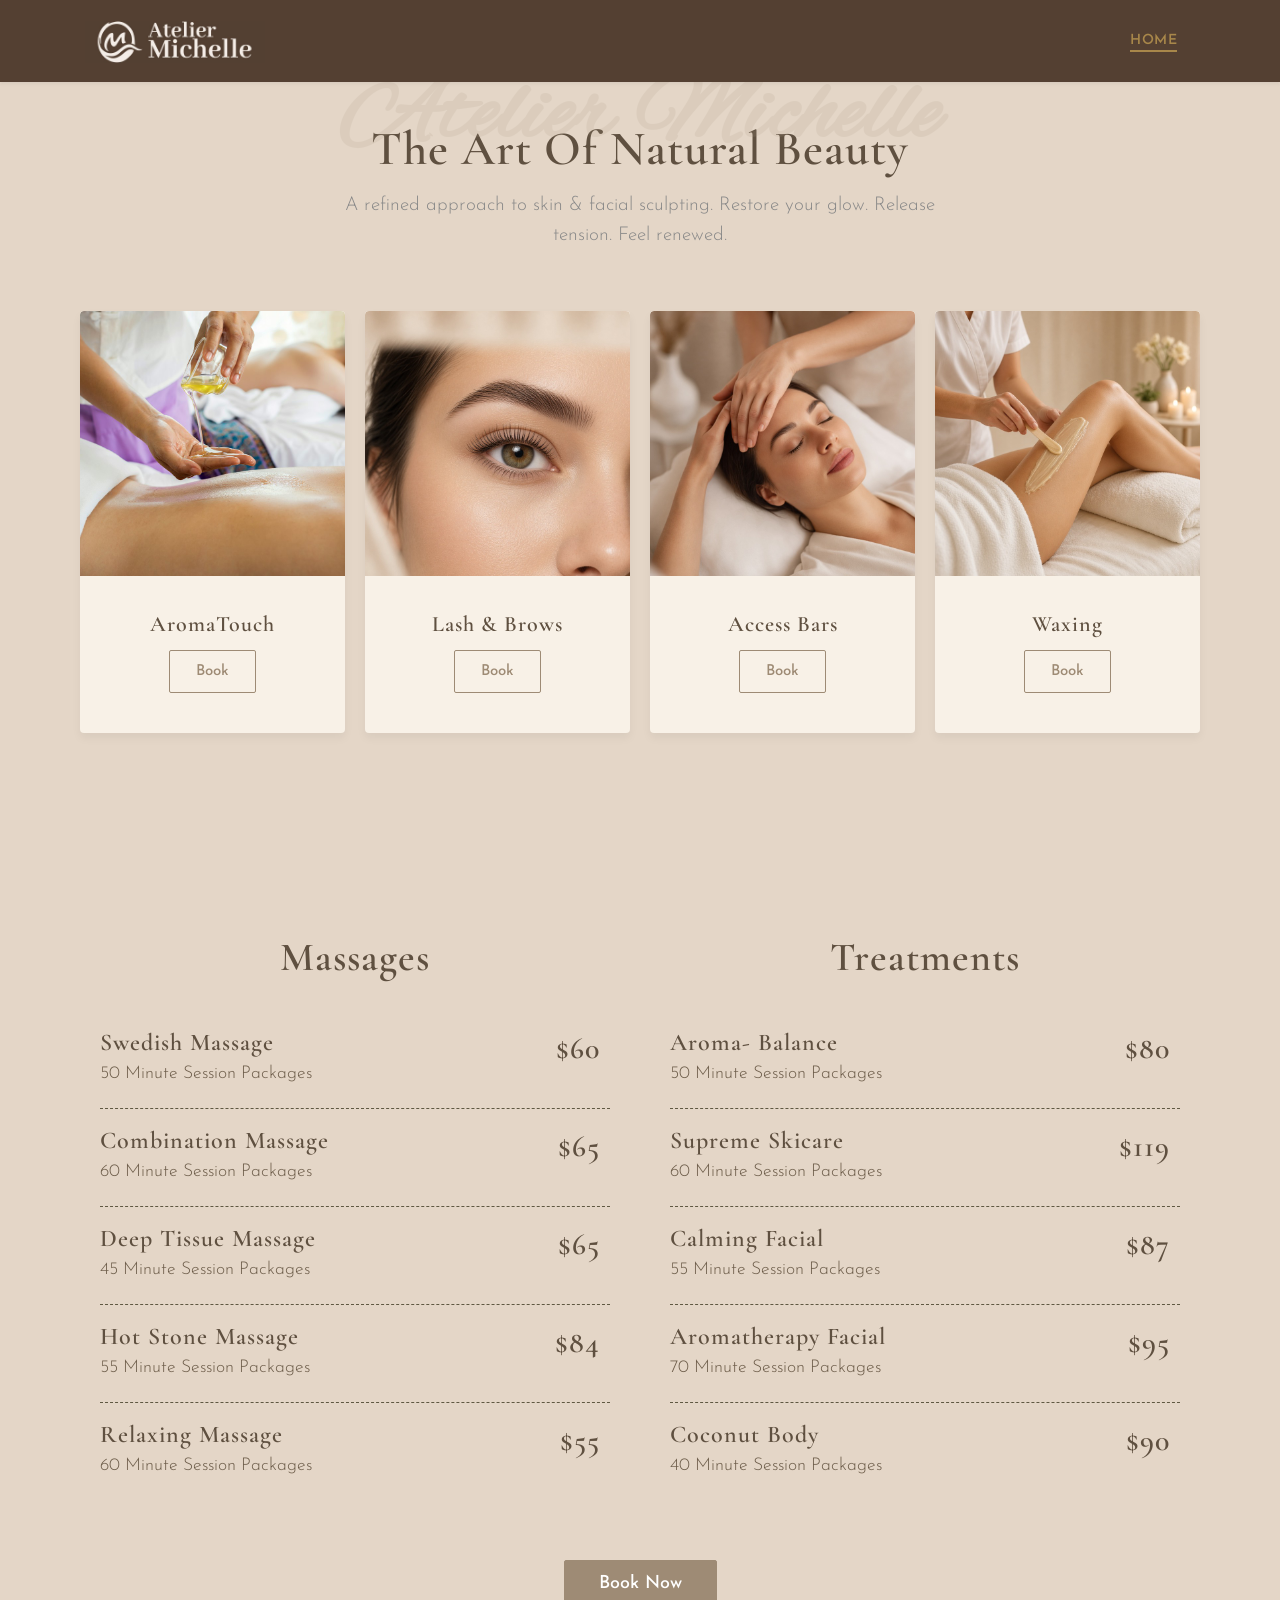
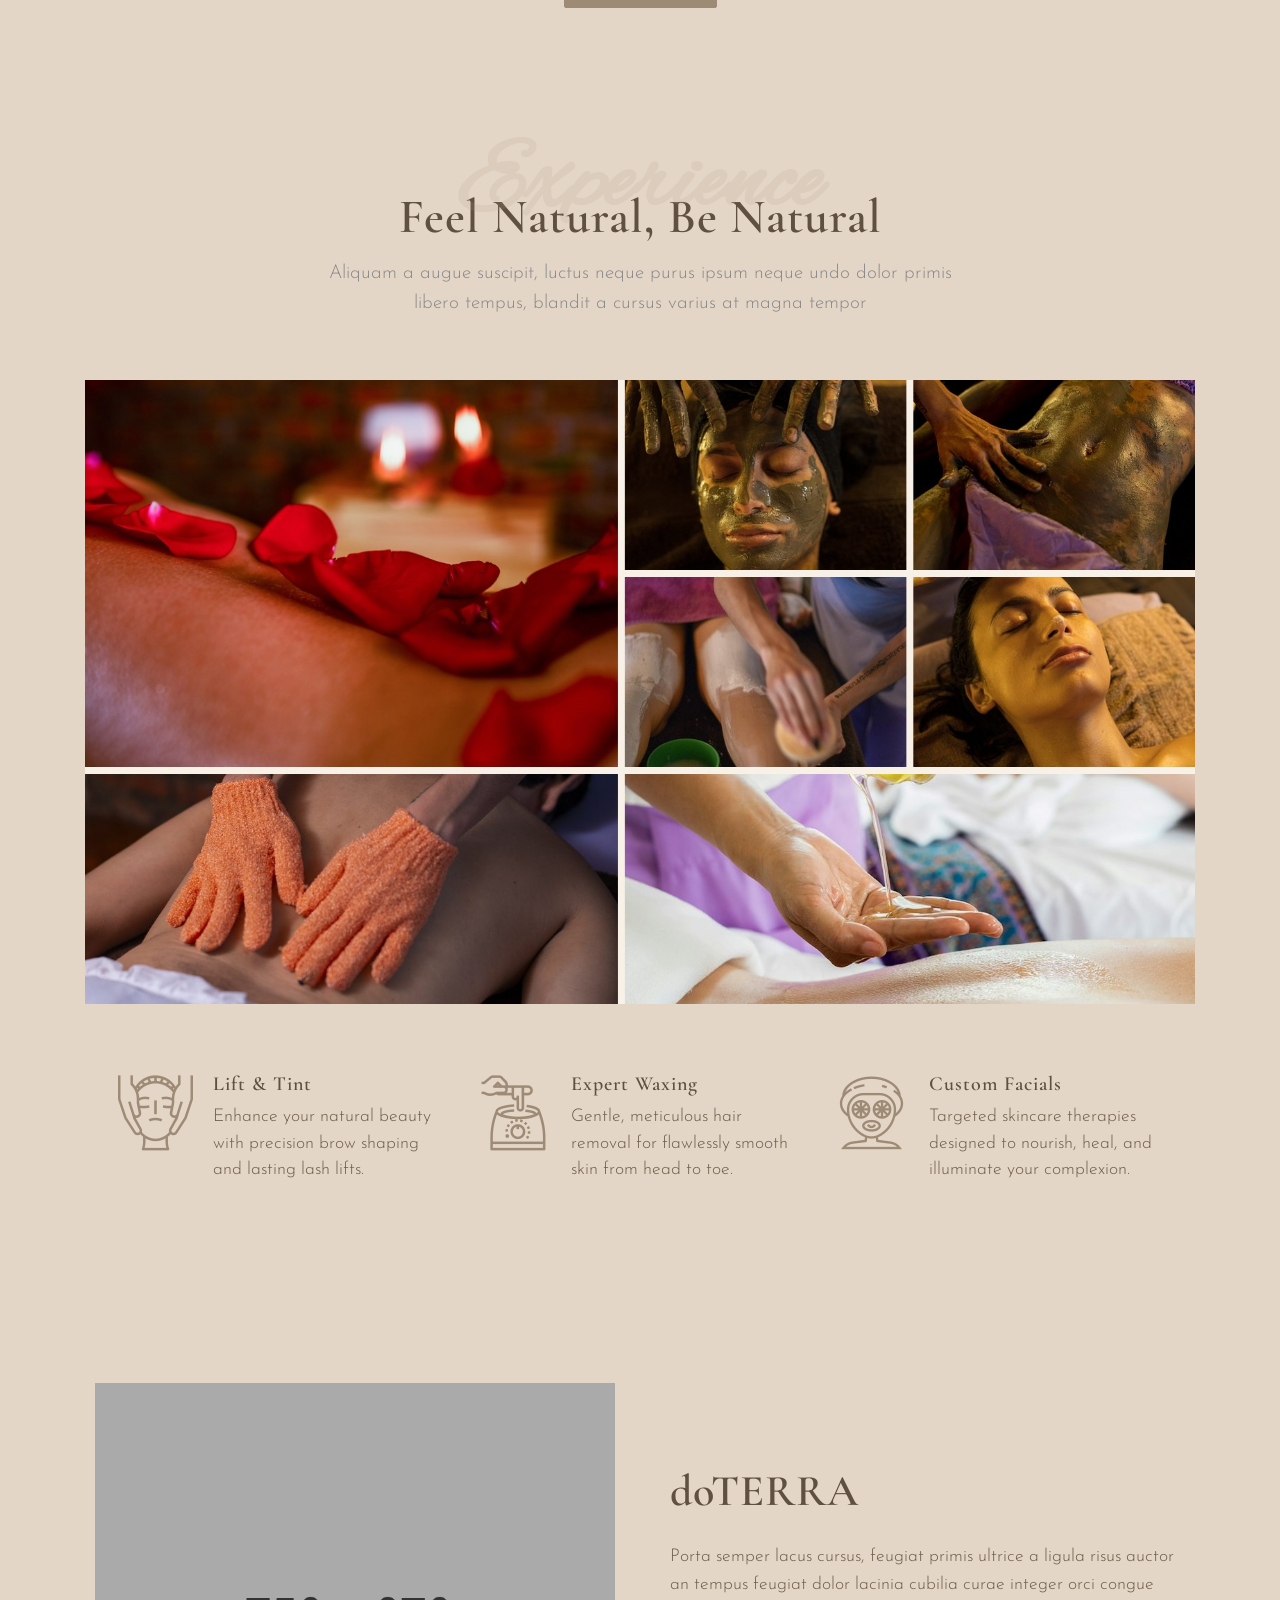
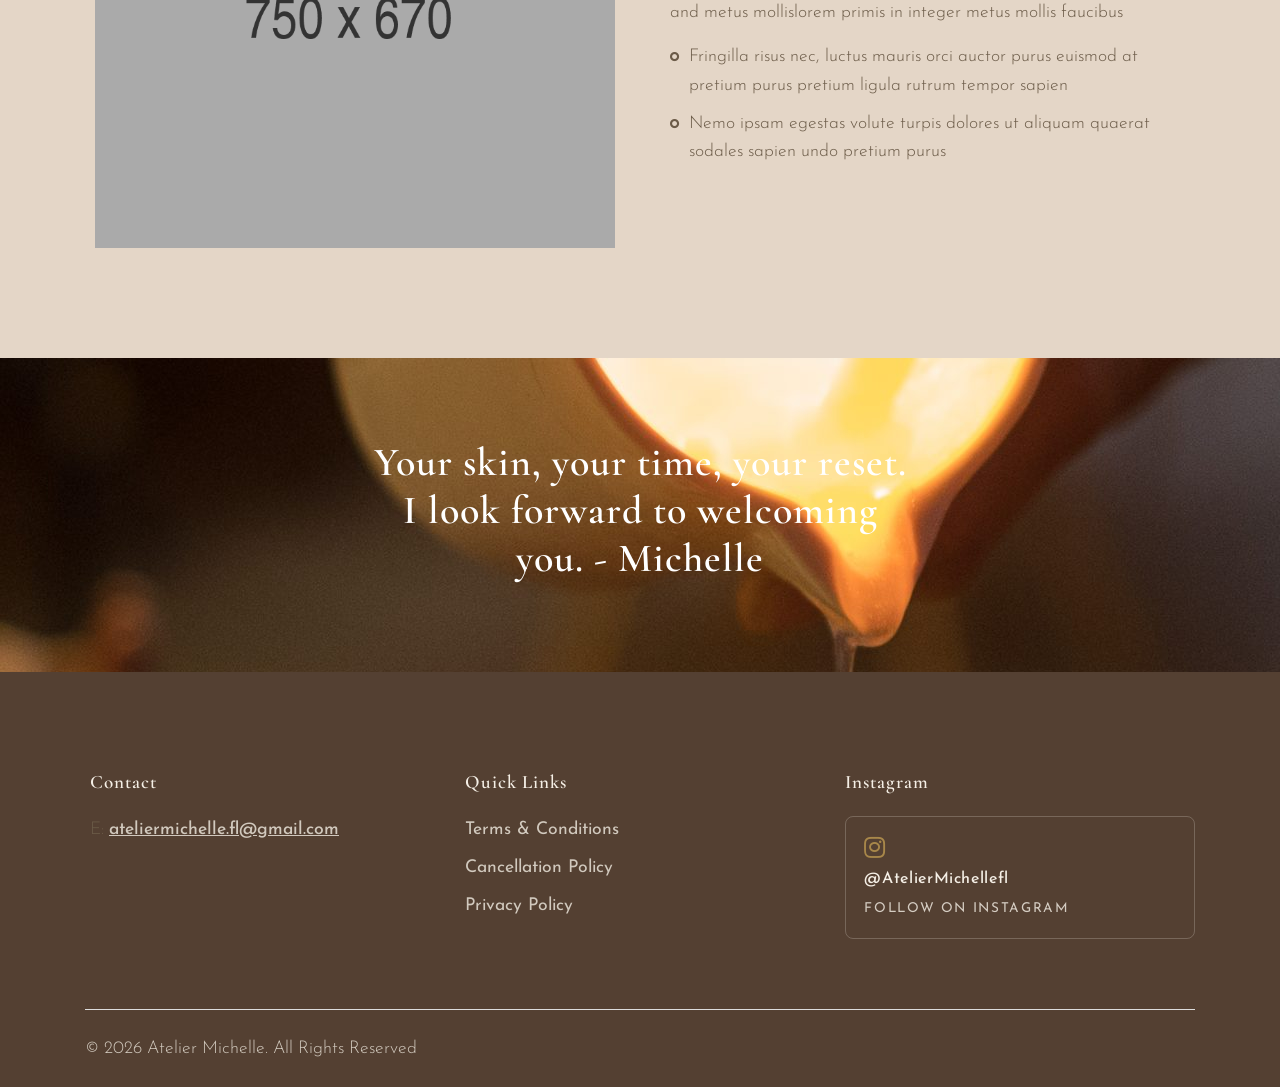
<file: index.html>
<!DOCTYPE html>
<!-- Spa Magic - Spa & Beauty Salon Landing Page Template design design by Jthemes (http://www.jthemes.net) -->
<!--[if lt IE 7 ]><html class="ie ie6" lang="en"> <![endif]-->
<!--[if IE 7 ]><html class="ie ie7" lang="en"> <![endif]-->
<!--[if IE 8 ]><html class="ie ie8" lang="en"> <![endif]-->
<!--[if (gte IE 9)|!(IE)]><!-->
<html lang="en">



	<head>
		<!-- Google tag (gtag.js) -->
		<script async src="https://www.googletagmanager.com/gtag/js?id=G-VBDGEG4ZSK"></script>
		<script>
		  window.dataLayer = window.dataLayer || [];
		  function gtag(){dataLayer.push(arguments);}
		  gtag('js', new Date());

		  gtag('config', 'G-VBDGEG4ZSK');
		</script>

		<meta charset="utf-8">
		<meta http-equiv="X-UA-Compatible" content="IE=edge"/>
		<meta name="author" content="Jthemes"/>	
		<meta name="description" content="Healed By Michelle - Book an Appointment"/>
		<meta name="keywords" content="Jthemes, Beauty, Cosmetic, Girly, Health, Healthy Care, Massage, Make Up, Salon, Spa, Skincare, Wellness">	
		<meta name="viewport" content="width=device-width, initial-scale=1.0"/>
				
		<!-- SITE TITLE -->
		<title>Home - Atelier Michelle</title>
									
		<!-- FAVICON AND TOUCH ICONS -->
		<link rel="shortcut icon" href="images/favicon.ico" type="image/x-icon">
		<link rel="icon" href="images/favicon.ico" type="image/x-icon">
		<link rel="apple-touch-icon" sizes="152x152" href="images/apple-touch-icon-152x152.png">
		<link rel="apple-touch-icon" sizes="120x120" href="images/apple-touch-icon-120x120.png">
		<link rel="apple-touch-icon" sizes="76x76" href="images/apple-touch-icon-76x76.png">
		<link rel="apple-touch-icon" href="images/apple-touch-icon.png">
		<link rel="icon" href="images/apple-touch-icon.png" type="image/x-icon">

		<!-- GOOGLE FONTS -->
		<link rel="preconnect" href="https://fonts.googleapis.com">
		<link rel="preconnect" href="https://fonts.gstatic.com" crossorigin>
		<link href="https://fonts.googleapis.com/css2?family=Cormorant+Garamond:wght@400;600&family=Josefin+Sans:wght@300;400&display=swap" rel="stylesheet">
		<link href="https://fonts.googleapis.com/css2?family=Alex+Brush&display=swap" rel="stylesheet">

		<!-- BOOTSTRAP CSS -->
		<link href="css/bootstrap.min.css" rel="stylesheet">
				
		<!-- FONT ICONS -->
		<link href="https://use.fontawesome.com/releases/v5.11.0/css/all.css" rel="stylesheet" crossorigin="anonymous">		
		<link href="css/flaticon.css" rel="stylesheet">

		<!-- PLUGINS STYLESHEET (booking page only needs the menu) -->
		<link href="css/menu.css" rel="stylesheet">	
		<link id="effect" href="css/dropdown-effects/fade-down.css" media="all" rel="stylesheet">
	
		<!-- TEMPLATE CSS -->
		<link href="css/pink-theme.css" rel="stylesheet">

		<!-- RESPONSIVE CSS -->
		<link href="css/responsive.css" rel="stylesheet">

		<!-- ATELIER MICHELLE BRAND TYPOGRAPHY -->
		<link href="css/atelier-brand.css" rel="stylesheet">

		<!-- Hide the preloader as soon as the DOM is ready (do not wait for PayPal) -->
		<style>
			#loader-wrapper.am-hide {
				opacity: 0 !important;
				visibility: hidden !important;
				pointer-events: none !important;
				transition: opacity .25s ease, visibility .25s ease;
			}
		</style>
		<script>
			(function () {
				function hideLoader() {
					var el = document.getElementById("loader-wrapper");
					if (!el || el.classList.contains("am-hide")) return;
					el.classList.add("am-hide");
					setTimeout(function () { el.style.display = "none"; }, 300);
				}
				if (document.readyState === "loading") {
					document.addEventListener("DOMContentLoaded", hideLoader);
				} else {
					hideLoader();
				}
				/* Hard fallback so a stalled third-party script never traps visitors */
				setTimeout(hideLoader, 800);
			})();
		</script>

		<!-- BOOKING PAGE STYLES -->
		<style>
			.booking-card {
				background: #f8f1e7;
				border-radius: 10px;
				box-shadow: 0 10px 35px rgba(0, 0, 0, .08);
				padding: 45px 40px;
			}
			.booking-card .form-label {
				display: block;
				font-weight: 500;
				margin-bottom: 8px;
				letter-spacing: .3px;
			}
			.booking-card .form-control,
			.booking-card select.form-control {
				height: 54px;
				background: #fdfaf4;
				border: 1px solid #d8c7af;
				border-radius: 6px;
				font-size: 1rem;
				padding: 0 16px;
				margin-bottom: 24px;
				width: 100%;
			}
			.booking-card .form-control:focus {
				background: #fffdf8;
				border-color: #9e8b75;
				outline: none;
				box-shadow: 0 0 0 3px rgba(158, 139, 117, .18);
			}
			/* Session length pills */
			.length-options {
				display: flex;
				gap: 12px;
				flex-wrap: wrap;
				margin-bottom: 24px;
			}
			.length-options input[type="radio"] {
				position: absolute;
				opacity: 0;
				pointer-events: none;
			}
			.length-options label {
				flex: 1 1 0;
				min-width: 110px;
				text-align: center;
				padding: 14px 10px;
				border: 2px solid #d8c7af;
				border-radius: 6px;
				background: #fdfaf4;
				cursor: pointer;
				font-weight: 500;
				margin: 0;
				transition: all .2s ease;
				user-select: none;
			}
			.length-options input[type="radio"]:checked + label {
				border-color: #9e8b75;
				background: #9e8b75;
				color: #fff;
			}
			.length-options input[type="radio"]:focus-visible + label {
				box-shadow: 0 0 0 3px rgba(158, 139, 117, .35);
			}
			/* Live price display */
			.price-display {
				display: flex;
				align-items: center;
				justify-content: space-between;
				background: #fdfaf4;
				border: 1px dashed #9e8b75;
				border-radius: 6px;
				padding: 18px 22px;
				margin-bottom: 30px;
			}
			.price-display .price-label {
				font-weight: 500;
				font-size: 1.05rem;
				margin: 0;
			}
			.price-display .price-value {
				font-size: 1.65rem;
				font-weight: 700;
				margin: 0;
			}
			#paypal-button-container {
				max-width: 420px;
				margin: 0 auto;
				position: relative;
			}
			/* Transparent overlay that intercepts clicks until the form is valid */
			#paypal-guard {
				position: absolute;
				inset: 0;
				z-index: 100;
				cursor: pointer;
				background: transparent;
			}
			/* Success UI */
			#booking-success {
				display: none;
				text-align: center;
				background: #f8f1e7;
				border-radius: 10px;
				box-shadow: 0 10px 35px rgba(0, 0, 0, .08);
				padding: 60px 40px;
			}
			#booking-success .success-icon {
				font-size: 4rem;
				color: #6fbf73;
				margin-bottom: 20px;
			}
			#booking-success .booking-summary {
				max-width: 480px;
				margin: 25px auto 35px;
				text-align: left;
				background: #fdfaf4;
				border-radius: 6px;
				padding: 22px 28px;
			}
			#booking-success .booking-summary p {
				margin-bottom: 8px;
			}
			#booking-success .booking-summary p span {
				font-weight: 600;
			}
			.gcal-btn i {
				margin-right: 8px;
			}
			@media (max-width: 575px) {
				.booking-card { padding: 32px 22px; }
			}
		</style>
	
	</head>




	<body>




		<!-- PRELOADER SPINNER
		============================================= -->	
		<div id="loader-wrapper">
			<div id="loading">
				<div class="cssload-loader">
					<div class="fancy-spinner">
					  	<div class="ring"></div>
					  	<div class="ring"></div>
					  	<div class="dot"></div>
					</div>
				</div>
			</div>
		</div>




		<!-- PAGE CONTENT
		============================================= -->	
		<div id="page" class="page">




			<!-- HEADER
			============================================= -->
			<header id="header" class="header white-menu navbar-dark">
				<div class="header-wrapper">


					<!-- MOBILE HEADER -->
				    <div class="wsmobileheader clearfix">	  	
				    	<span class="smllogo"><a href="index.html"><img class="am-logo" src="images/atelier-michelle-logo-dark.jpg?v=1" width="170" height="39" alt="Atelier Michelle - mobile logo"/></a></span>
				    	<a id="wsnavtoggle" class="wsanimated-arrow"><span></span></a>	
				 	</div>


				 	<!-- NAVIGATION MENU -->
				  	<div class="wsmainfull menu clearfix">
	    				<div class="wsmainwp clearfix">


	    					<!-- LOGO IMAGE -->
	    					<!-- For Retina Ready displays take a image with double the amount of pixels that your image will be displayed (e.g 340 x 100 pixels) -->
	    					<div class="desktoplogo"><a href="index.html" class="logo-black"><img class="am-logo" src="images/atelier-michelle-logo-dark.jpg?v=1" width="170" height="39" alt="Atelier Michelle - header logo"></a></div>
	    					<div class="desktoplogo"><a href="index.html" class="logo-white"><img class="am-logo" src="images/atelier-michelle-logo-dark.jpg?v=1" width="170" height="39" alt="Atelier Michelle - header logo"></a></div>


	    					<!-- MAIN MENU -->
	      					<nav class="wsmenu clearfix">
	        					<ul class="wsmenu-list">


	        						<!-- SIMPLE NAVIGATION LINK -->
							    	<li class="nl-simple" aria-haspopup="true"><a href="index.html" class="active" aria-current="page">Home</a></li>


								    <!-- DROPDOWN MENU 
						        	<li aria-haspopup="true"><a href="#">Pages <span class="wsarrow"></span></a>
						        		<div class="wsmegamenu clearfix halfmenu">
						              		<div class="container-fluid">
						                		<div class="row">

						                			
									                <ul class="col-lg-6 link-list">	
									                    <li class="fst-li"><a href="about.html">About Us</a></li>					             
									                    <li><a href="services.html">Our Services</a></li>	
									                    <li><a href="service-details.html">Service Details</a></li>
									                    <li><a href="gallery.html">Our Gallery</a></li>
									                    <li><a href="team.html">Our Experts</a></li>
									                    <li><a href="gift-cards.html">Gift Cards</a></li>
									                </ul>

								            
									                <ul class="col-lg-6 link-list">							                  
									                    <li class="fst-li"><a href="pricing.html">Pricing Plans</a></li>	
									                    <li><a href="face-treatment-booking.html">Face Treatment Booking</a></li>
									                    <li><a href="faqs.html">FAQs</a></li>					      
									                    <li><a href="terms.html">Terms & Privacy</a></li>
									                    <li><a href="contacts.html">Contacts</a></li>
									                </ul>

						                		</div>
						              		</div>
						            	</div>
						          	</li>	--> <!-- END DROPDOWN MENU --> 


							    	<!-- MEGAMENU 
						          	<li aria-haspopup="true"><a href="#">Services <span class="wsarrow"></span></a>
	            						<div class="wsmegamenu w-70 clearfix">
	             							<div class="container">
	               								<div class="row">

	               									
	               									<ul class="col-md-12 col-lg-4 link-list">
									                    <li class="title txt-color-01"><p>Massages</p></li>
									                    <li class="fst-li"><a href="#">Hot Stone Massage</a></li>
									                    <li><a href="#">Traditional Thai Massage</a></li>
									                    <li><a href="#">Aromatherapy Massage</a></li>
									                    <li><a href="#">Deep Tissue Massage</a></li>		                             
									                </ul>

									              
	               									<ul class="col-md-12 col-lg-4 link-list">
									                    <li class="title txt-color-01"><p>Therapies</p></li>
									                    <li class="fst-li"><a href="#">Physiotherapy</a></li>					                 
									                    <li><a href="#">Skin & Beauty Care</a></li>
									                    <li><a href="#">Executive Reflexology</a></li>
									                    <li><a href="#">Aroma & Jet Hydro Therapy</a></li>			              
									                </ul>

									         
	               									<ul class="col-md-12 col-lg-4 link-list">
									                    <li class="title txt-color-01"><p>Treatments</p></li>
									                    <li class="fst-li"><a href="#">Spa Ritual Body Scrub</a></li>
									                    <li><a href="#">Deluxe Korean Scrub</a></li>					              
									                    <li><a href="#">Soothing Skin Body Wrap</a></li>
									                    <li><a href="#">Teatox Mud Body Treatment</a></li>
									                </ul>
                
								                </div>  	
								            </div>  
								        </div>  
								    </li>	--> <!-- END MEGAMENU -->


								    <!-- SIMPLE NAVIGATION LINK 
							    	<li class="nl-simple" aria-haspopup="true"><a href="gift-cards.html">Gift Cards</a></li>
								-->

							    	<!-- SIMPLE NAVIGATION LINK 
							    	<li class="nl-simple" aria-haspopup="true"><a href="contacts.html">Contacts</a></li>
								-->


								    <!-- HEADER BOOKING CTAs hidden until license is ready
								    <li class="nl-simple" aria-haspopup="true">
								    	<a href="massage-treatment-booking.html">Book Massage</a>
								    </li>
								    <li class="nl-simple" aria-haspopup="true">
								    	<a href="face-treatment-booking.html">Book Face</a>
								    </li>
								    <li class="nl-simple" aria-haspopup="true">
								    	<a href="waxing-treatment-booking.html">Book Wax</a>
								    </li>
								    -->


	        					</ul>
	        				</nav>	<!-- END MAIN MENU -->

	    				</div>
	    			</div>	<!-- END NAVIGATION MENU -->


				</div>     <!-- End header-wrapper -->
			</header>	<!-- END HEADER -->


	
			<!-- BANNER — treatment hero (hidden)
			=============================================
			<section id="am-hero-banner" class="am-hero-banner" aria-label="Atelier Michelle">
				<img
					class="am-hero-banner__img"
					src="images/atelier-michelle-banner.jpg?v=4"
					width="2400"
					height="1602"
					alt="Relaxing spa treatment with rose petals at Atelier Michelle"
				>
			</section>
			-->

			<!-- SERVICES-10
			============================================= -->
			<section id="services-10" class="bg-color-01 wide-60 services-section division">
				<div class="container">


					<!-- SECTION TITLE -->
					<div class="row">
						<div class="col-lg-10 offset-lg-1">
							<div class="section-title mb-60 text-center">

								<!-- Transparent Header -->
								<h2 class="tra-header txt-color-02">Atelier Michelle</h2>

								<!-- Title -->
								<h3 class="h3-xl txt-color-01">The Art Of Natural Beauty</h3>

								<!-- Text -->
								<p class="p-lg txt-color-05">A refined approach to skin & facial sculpting. Restore your glow. Release tension. Feel renewed.
								</p>

							</div>
						</div>
					</div>


					<!-- SERVICES-10 WRAPPER -->
			 		<div class="sbox-10-wrapper">
						<div class="row">


							<!-- SERVICE BOX #1 -->
							<div class="col-md-6 col-lg-3">
								<div class="sbox-10 bg-white text-center">

									<!-- Image -->
									<div class="sbox-10-img">
										<div class="hover-overlay">
											<img class="img-fluid" src="images/services/aromatouch.jpg" alt="AromaTouch Technique essential oil massage">
										</div>
									</div>

									<!-- Text -->
									<div class="sbox-10-txt">

										<!-- Title -->
										<h5 class="h5-sm txt-color-01">AromaTouch</h5>

										<!-- Button -->
										<a href="massage-treatment-booking.html" class="btn p-sm btn-tra-01 color-02-hover">Book</a>

									</div>

								</div>
							</div>


							<!-- SERVICE BOX #2 -->
							<div class="col-md-6 col-lg-3">
								<div class="sbox-10 bg-white text-center">

									<!-- Image -->
									<div class="sbox-10-img">
										<div class="hover-overlay">
											<img class="img-fluid" src="images/services/lash-brows.jpg" alt="Lash and brow treatment">
										</div>
									</div>

									<!-- Text -->
									<div class="sbox-10-txt">

										<!-- Title -->
										<h5 class="h5-sm txt-color-01">Lash &amp; Brows</h5>

										<!-- Button -->
										<a href="face-treatment-booking.html" class="btn p-sm btn-tra-01 color-02-hover">Book</a>

									</div>

								</div>
							</div>


							<!-- SERVICE BOX #3 -->
							<div class="col-md-6 col-lg-3">
								<div class="sbox-10 bg-white text-center">

									<!-- Image -->
									<div class="sbox-10-img">
										<div class="hover-overlay">
											<img class="img-fluid" src="images/services/access-bars.jpg" alt="Access Bars session">
										</div>
									</div>

									<!-- Text -->
									<div class="sbox-10-txt">

										<!-- Title -->
										<h5 class="h5-sm txt-color-01">Access Bars</h5>

										<!-- Button -->
										<a href="massage-treatment-booking.html" class="btn p-sm btn-tra-01 color-02-hover">Book</a>

									</div>

								</div>
							</div>


							<!-- SERVICE BOX #4 -->
							<div class="col-md-6 col-lg-3">
								<div class="sbox-10 bg-white text-center">

									<!-- Image -->
									<div class="sbox-10-img">
										<div class="hover-overlay">
											<img class="img-fluid" src="images/services/waxing.jpg" alt="Waxing treatment">
										</div>
									</div>

									<!-- Text -->
									<div class="sbox-10-txt">

										<!-- Title -->
										<h5 class="h5-sm txt-color-01">Waxing</h5>

										<!-- Button -->
										<a href="waxing-treatment-booking.html" class="btn p-sm btn-tra-01 color-02-hover">Book</a>

									</div>

								</div>
							</div>


						</div>  <!-- End row -->
				 	</div>	<!-- END SERVICES-10 WRAPPER -->


				</div>	   <!-- End container -->
			</section>	<!-- END SERVICES-10 -->


			<!-- PRICING-1
			============================================= -->
			<section id="pricing-1" class="bg-color-01 wide-60 pricing-section division">
				<div class="container">


					<!-- PRICING TABLES WRAPPER -->
			 		<div class="pricing-wrapper">
						<div class="row">


							<div class="col-lg-6">
								<div class="pricing-1-table">

									<!-- Title -->
									<h3 class="h3-xs txt-color-01 text-center mb-50">Massages</h3>

									<!-- List -->
									<ul class="pricing-list">

										<li class="pricing-list-txt">
											<h5 class="h5-md txt-color-01">Swedish Massage</h5>
											<p class="txt-color-05">50 Minute Session Packages</p>
											<h4 class="h4-xs pricing-list-amount txt-color-01">$60</h4>
										</li>

										<li class="pricing-list-txt">
											<h5 class="h5-md txt-color-01">Combination Massage</h5>
											<p class="txt-color-05">60 Minute Session Packages</p>
											<h4 class="h4-xs pricing-list-amount txt-color-01">$65</h4>
										</li>

										<li class="pricing-list-txt">
											<h5 class="h5-md txt-color-01">Deep Tissue Massage</h5>
											<p class="txt-color-05">45 Minute Session Packages</p>
											<h4 class="h4-xs pricing-list-amount txt-color-01">$65</h4>
										</li>

										<li class="pricing-list-txt">
											<h5 class="h5-md txt-color-01">Hot Stone Massage</h5>
											<p class="txt-color-05">55 Minute Session Packages</p>
											<h4 class="h4-xs pricing-list-amount txt-color-01">$84</h4>
										</li>

										<li class="pricing-list-txt resp-lst">
											<h5 class="h5-md txt-color-01">Relaxing Massage</h5>
											<p class="txt-color-05">60 Minute Session Packages</p>
											<h4 class="h4-xs pricing-list-amount txt-color-01">$55</h4>
										</li>

									</ul>
								</div>
							</div>

							<div class="col-lg-6">
								<div class="pricing-1-table">

									<!-- Title -->
									<h3 class="h3-xs txt-color-01 text-center mb-50">Treatments</h3>

									<!-- List -->
									<ul class="pricing-list">

										<li class="pricing-list-txt">
											<h5 class="h5-md txt-color-01">Aroma- Balance</h5>
											<p class="txt-color-05">50 Minute Session Packages</p>
											<h4 class="h4-xs pricing-list-amount txt-color-01">$80</h4>
										</li>

										<li class="pricing-list-txt">
											<h5 class="h5-md txt-color-01">Supreme Skicare</h5>
											<p class="txt-color-05">60 Minute Session Packages</p>
											<h4 class="h4-xs pricing-list-amount txt-color-01">$119</h4>
										</li>

										<li class="pricing-list-txt">
											<h5 class="h5-md txt-color-01">Calming Facial</h5>
											<p class="txt-color-05">55 Minute Session Packages</p>
											<h4 class="h4-xs pricing-list-amount txt-color-01">$87</h4>
										</li>

										<li class="pricing-list-txt">
											<h5 class="h5-md txt-color-01">Aromatherapy Facial</h5>
											<p class="txt-color-05">70 Minute Session Packages</p>
											<h4 class="h4-xs pricing-list-amount txt-color-01">$95</h4>
										</li>

										<li class="pricing-list-txt">
											<h5 class="h5-md txt-color-01">Coconut Body</h5>
											<p class="txt-color-05">40 Minute Session Packages</p>
											<h4 class="h4-xs pricing-list-amount txt-color-01">$90</h4>
										</li>

									</ul>
								</div>
							</div>


						</div>	<!-- End row -->
					</div>	<!-- END PRICING TABLES WRAPPER -->


					<!-- BOOKING CTA -->
					<div class="row">
						<div class="col-md-12 text-center">
							<a href="face-treatment-booking.html" class="btn btn-md btn-color-02 tra-01-hover mt-40">Book Now</a>
						</div>
					</div>


				</div>	   <!-- End container -->
			</section>	<!-- END PRICING-1 -->


			<!-- ABOUT-3
			============================================= -->
			<section id="about-3" class="bg-color-01 wide-60 about-section division">
				<div class="container">


					<!-- SECTION TITLE -->
					<div class="row">
						<div class="col-lg-10 offset-lg-1">
							<div class="section-title mb-60 text-center">

								<!-- Transparent Header -->
								<h2 class="tra-header txt-color-02">Experience</h2>

								<!-- Title -->
								<h3 class="h3-xl txt-color-01">Feel Natural, Be Natural</h3>

								<!-- Text -->
								<p class="p-lg txt-color-05">Aliquam a augue suscipit, luctus neque purus ipsum neque undo dolor
								   primis libero tempus, blandit a cursus varius at magna tempor
								</p>

							</div>
						</div>
					</div>


					<!-- ABOUT IMAGE -->
					<div class="row">
					 	<div class="col-md-12">
							<div class="img-block">
								<img class="img-fluid" src="images/image-12.jpg" alt="about-image">
							</div>
						</div>
					</div>


					<!-- ABOUT BOXES WRAPPER -->
		 			<div class="abox-1-wrapper">
						<div class="row d-flex align-items-center">


							<!-- ABOUT BOX #1 -->
							<div class="col-md-4">
								<div class="abox-1 mb-40">

									<!-- Icon -->
									<div class="abox-1-ico ico-75 txt-color-03">
										<span class="flaticon-beauty-treatment"></span>
									</div>

									<!-- Text -->
									<div class="abox-1-txt">
										<h5 class="h5-xs txt-color-01">Lift &amp; Tint</h5>
										<p class="txt-color-05">Enhance your natural beauty with precision brow shaping and lasting lash lifts.</p>
									</div>

								</div>
							</div>


							<!-- ABOUT BOX #2 -->
							<div class="col-md-4">
								<div class="abox-1 mb-40">

									<!-- Icon -->
									<div class="abox-1-ico ico-75 txt-color-03">
										<span class="flaticon-wax"></span>
									</div>

									<!-- Text -->
									<div class="abox-1-txt">
										<h5 class="h5-xs txt-color-01">Expert Waxing</h5>
										<p class="txt-color-05">Gentle, meticulous hair removal for flawlessly smooth skin from head to toe.</p>
									</div>

								</div>
							</div>


							<!-- ABOUT BOX #3 -->
							<div class="col-md-4">
								<div class="abox-1 mb-40">

									<!-- Icon -->
									<div class="abox-1-ico ico-75 txt-color-03">
										<span class="flaticon-facial-treatment"></span>
									</div>

									<!-- Text -->
									<div class="abox-1-txt">
										<h5 class="h5-xs txt-color-01">Custom Facials</h5>
										<p class="txt-color-05">Targeted skincare therapies designed to nourish, heal, and illuminate your complexion.</p>
									</div>

								</div>
							</div>


						</div>  <!-- End row -->
					</div>	  <!-- END ABOUT BOXES WRAPPER -->


				</div>	   <!-- End container -->
			</section>	<!-- END ABOUT-3 -->


			<!-- ABOUT-1
			============================================= -->
			<section id="about-1" class="bg-color-01 wide-70 about-section division">
				<div class="container">
					<div class="row d-flex align-items-center">


						<!-- IMAGE BLOCK -->
						<div class="col-md-5 col-lg-6">
							<div class="img-block left-column pc-10 mb-40">
								<img class="img-fluid" src="images/image-01.png" alt="about-image">
							</div>
						</div>


						<!-- TEXT BLOCK -->
						<div class="col-md-7 col-lg-6">
							<div class="txt-block right-column pc-15 mb-40">

								<!-- Title -->
								<h3 class="h3-md txt-color-01">doTERRA </h3>

								<!-- Text -->
								<p class="txt-color-05">Porta semper lacus cursus, feugiat primis ultrice a ligula risus auctor an tempus
								   feugiat dolor lacinia cubilia curae integer orci congue and metus mollislorem primis in integer metus
								   mollis faucibus
								</p>

								<!-- List -->
								<ul class="txt-list txt-color-05">

									<li class="list-item">
										<i class="fas fa-genderless"></i>
										<p>Fringilla risus nec, luctus mauris  orci auctor purus euismod at pretium purus
					   					   pretium ligula rutrum tempor sapien
										</p>
									</li>

									<li class="list-item">
										<i class="fas fa-genderless"></i>
										<p>Nemo ipsam egestas volute turpis dolores ut aliquam quaerat sodales sapien
					   					   undo pretium purus
										</p>
									</li>

								</ul>

							</div>
						</div>	<!-- END TEXT BLOCK -->


					</div>	   <!-- End row -->
				</div>	   <!-- End container -->
			</section>	<!-- END ABOUT-1 -->




			<!-- BANNER-5
			============================================= -->
			<section id="banner-5" class="bg-image banner-section division">
				<div class="container">
					<div class="row d-flex align-items-center">


						<!-- TEXT BLOCK -->	
						<div class="col-lg-6 offset-lg-3">
							<div class="banner-5-txt text-center white-color">

								<!-- Title 
								<h2 class="h2-xl">Get 20% Off</h2>
								<h3 class="h3-xs">For Your First Visit</h3> -->

								<!-- Text -->
								<h3 class="h3-xs">Your skin, your time, your reset.
								I look forward to welcoming you.
								- Michelle
								</h3>

								<!-- Button — hidden until license is ready
								<a href="face-treatment-booking.html" class="btn btn-md btn-color-02 color-01-hover">Book</a>
								-->

							</div>
						</div>	<!-- END TEXT BLOCK -->	

					</div>	  <!-- End row -->	
				</div>	   <!-- End container -->
			</section>	<!-- END BANNER-5 -->





				<!-- FOOTER-4
				============================================= -->
				<footer id="footer-4" class="bg-color-01 footer division">
					<div class="container">


						<!-- FOOTER CONTENT -->
						<div class="row">


							<!-- FOOTER CONTACTS -->
							<div class="col-md-4 col-lg-4">
								<div class="footer-contacts mb-40">
								
									<!-- Title -->
									<h6 class="h6-lg txt-color-01">Contact</h6>

									<!-- Address 
									<p class="txt-color-05">121 King Street, Melbourne,</p> 
									<p class="txt-color-05">Victoria 3000 Australia</p> -->

									<!-- Footer Contacts -->
									<div class="txt-color-05 mt-15">

										<!-- Email -->
										<p class="foo-email">E: <a href="mailto:ateliermichelle.fl@gmail.com">ateliermichelle.fl@gmail.com</a></p>

									

									</div>

								</div>
							</div>


							<!-- FOOTER LINKS -->
							<div class="col-md-4 col-lg-4">
								<div class="footer-links mb-40">
								
									<!-- Title -->
									<h6 class="h6-lg txt-color-01">Quick Links</h6>

									<ul class="txt-color-05 clearfix">
										<li><p><a href="terms.html">Terms &amp; Conditions</a></p></li>
										<li><p><a href="cancellation.html">Cancellation Policy</a></p></li>
										<li><p><a href="privacy.html">Privacy Policy</a></p></li>
									</ul>

									<!-- Footer booking links hidden until license is ready
									<ul class="txt-color-05 clearfix">
										<li><p><a href="face-treatment-booking.html">Book Facials</a></p></li>
										<li><p><a href="massage-treatment-booking.html">Massage Booking</a></p></li>
										<li><p><a href="waxing-treatment-booking.html">Waxing Booking</a></p></li>
									</ul>
									-->

								</div>
							</div>


							<!-- FOOTER IMAGES -->
							<div class="col-md-4 col-lg-4">
								<div class="footer-img mb-40">

									<!-- Title -->
									<h6 class="h6-lg txt-color-01">Instagram</h6>

									<!-- Live feed: paste Behold / SnapWidget / Elfsight embed in .am-ig-feed below.
									     Until then, this CTA links to the profile (template jpgs were empty placeholders). -->
									<div class="am-ig-feed">
										<a class="am-ig-cta" href="https://www.instagram.com/AtelierMichellefl" target="_blank" rel="noopener noreferrer">
											<span class="am-ig-cta__icon" aria-hidden="true"><i class="fab fa-instagram"></i></span>
											<span class="am-ig-cta__handle">@AtelierMichellefl</span>
											<span class="am-ig-cta__label">Follow on Instagram</span>
										</a>
									</div>

								</div>
							</div>	<!-- END FOOTER IMAGES -->


						</div>	  <!-- END FOOTER CONTENT -->


						<!-- BOTTOM FOOTER -->
						<div class="bottom-footer txt-color-05">
							<div class="row d-flex align-items-center">


								<!-- FOOTER COPYRIGHT -->
								<div class="col-lg-6">
									<div class="footer-copyright">
										<p>&copy; 2026 Atelier Michelle. All Rights Reserved</p>
									</div>
								</div>


								<!-- BOTTOM FOOTER LINKS 
								<div class="col-lg-6">
									<ul class="bottom-footer-list text-right clearfix">
										<li><p class="first-list-link"><a href="#"><i class="fab fa-facebook-f"></i> Facebook</a></p></li>	
										<li><p class="last-li"><a href="https://www.instagram.com/AtelierMichellefl"><i class="fab fa-instagram"></i> Instagram</a></p></li>
									
									</ul>
								</div> -->


							</div>  <!-- End row -->
						</div>	<!-- END BOTTOM FOOTER -->


					</div>	   <!-- End container -->										
				</footer>	<!-- END FOOTER-4 -->




		</div>	<!-- END PAGE CONTENT -->




		<!-- EXTERNAL SCRIPTS
		============================================= -->	
		<script src="js/jquery-3.4.1.min.js"></script>
		<script src="js/bootstrap.min.js"></script>	
		<script src="js/modernizr.custom.js"></script>
		<script src="js/jquery.easing.js"></script>
		<script src="js/jquery.appear.js"></script>
		<script src="js/jquery.scrollto.js"></script>	
		<script src="js/menu.js"></script>	
		<script src="js/materialize.js"></script>
		<script src="js/tweenmax.min.js"></script>	
		<script src="js/slideshow.js"></script>	
		<script src="js/imagesloaded.pkgd.min.js"></script>
		<script src="js/isotope.pkgd.min.js"></script>
		<script src="js/jquery.flexslider.js"></script>
		<script src="js/owl.carousel.min.js"></script>
		<script src="js/jquery.magnific-popup.min.js"></script>
		<script src="js/hero-form.js"></script>
		<script src="js/contact-form.js"></script>
		<script src="js/comment-form.js"></script>	
		<script src="js/booking-form.js"></script>
		<script src="js/jquery.datetimepicker.full.js"></script>	
		<script src="js/jquery.validate.min.js"></script>
		<script src="js/jquery.ajaxchimp.min.js"></script>	
				
		<!-- Custom Script -->		
		<script src="js/custom.js"></script>

		<!-- HTML5 shim, for IE6-8 support of HTML5 elements. All other JS at the end of file. -->
		<!-- [if lt IE 9]>
			<script src="js/html5shiv.js" type="text/javascript"></script>
			<script src="js/respond.min.js" type="text/javascript"></script>
		<![endif] -->
									
		<!-- Google Analytics: Change UA-XXXXX-X to be your site's ID. Go to http://www.google.com/analytics/ for more information. -->															
		<!--
		<script>
			var _gaq = _gaq || [];
			_gaq.push(['_setAccount', 'UA-XXXXX-X']);
			_gaq.push(['_trackPageview']);

			(function() {
				var ga = document.createElement('script'); ga.type = 'text/javascript'; ga.async = true;
				ga.src = ('https:' == document.location.protocol ? 'https://ssl' : 'http://www') + '.google-analytics.com/ga.js';
				var s = document.getElementsByTagName('script')[0]; s.parentNode.insertBefore(ga, s);
			})();
		</script>
		-->




	</body>



</html>
</file>
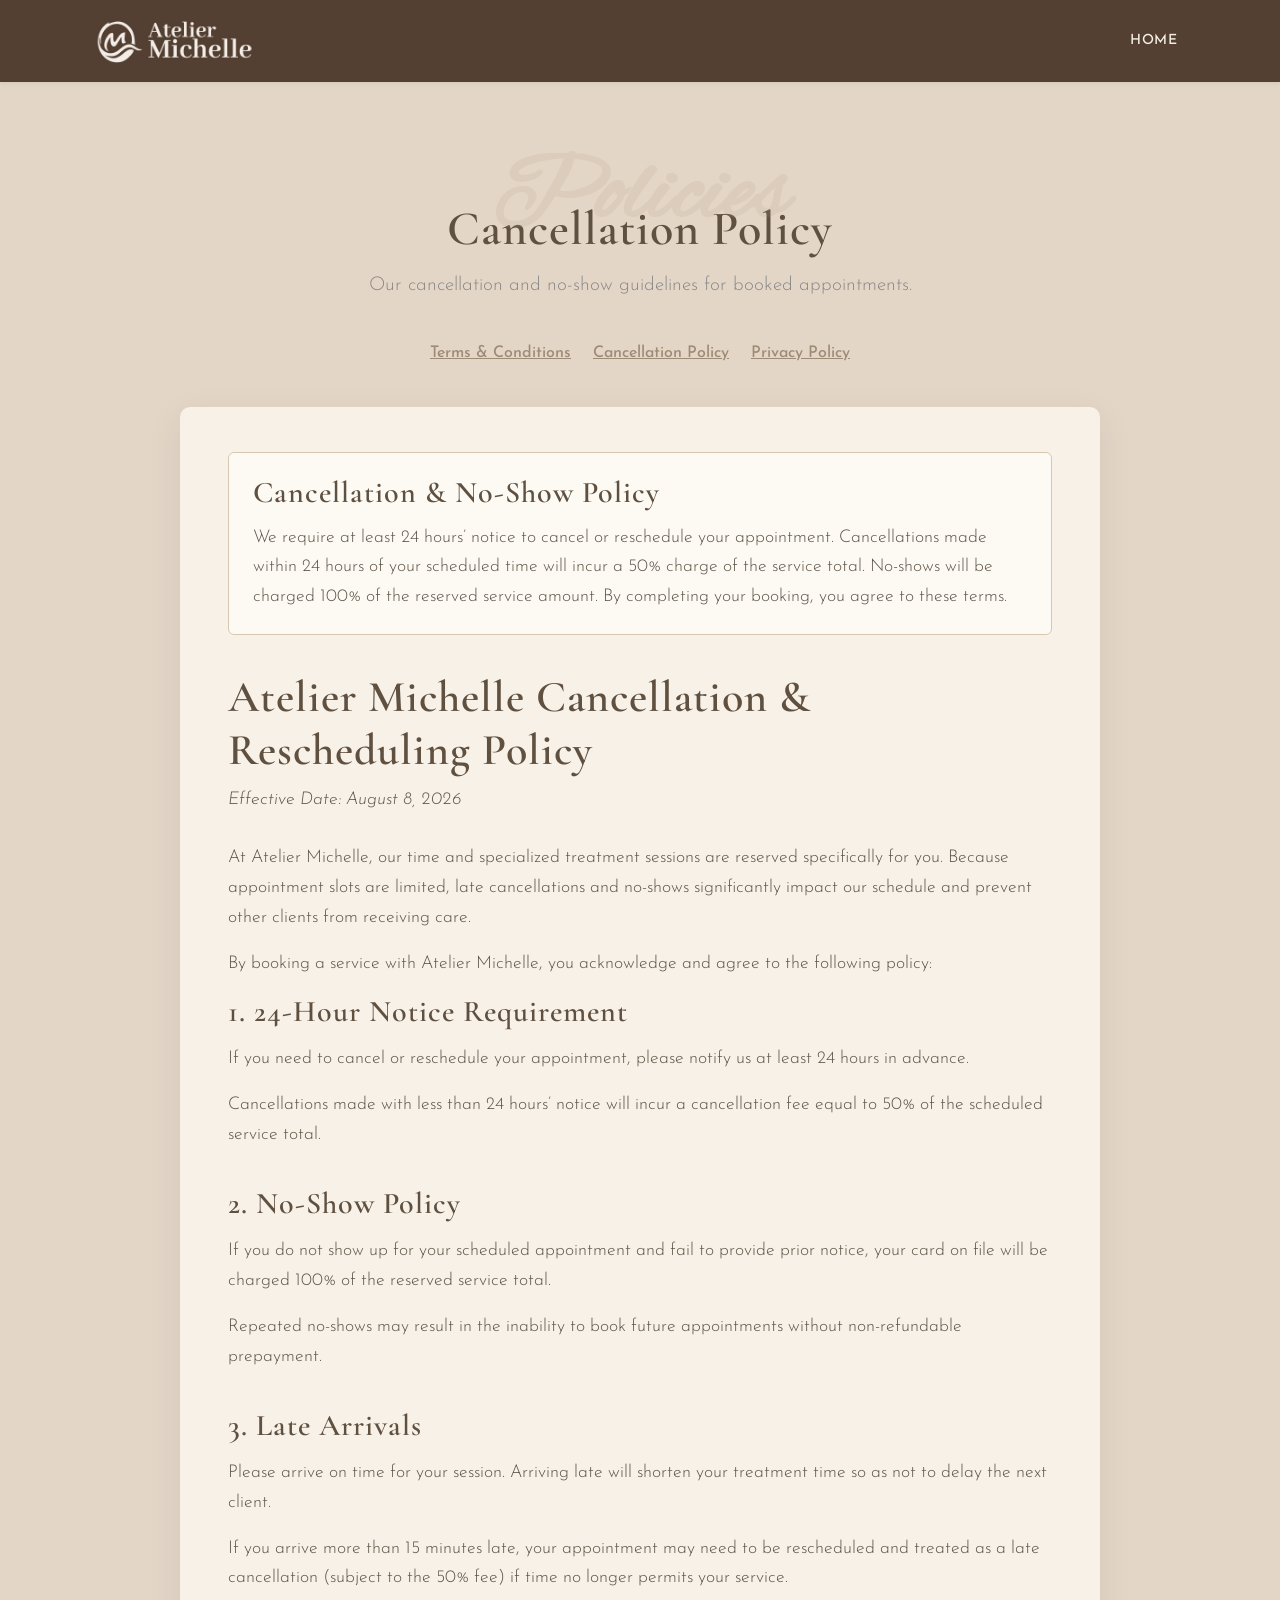
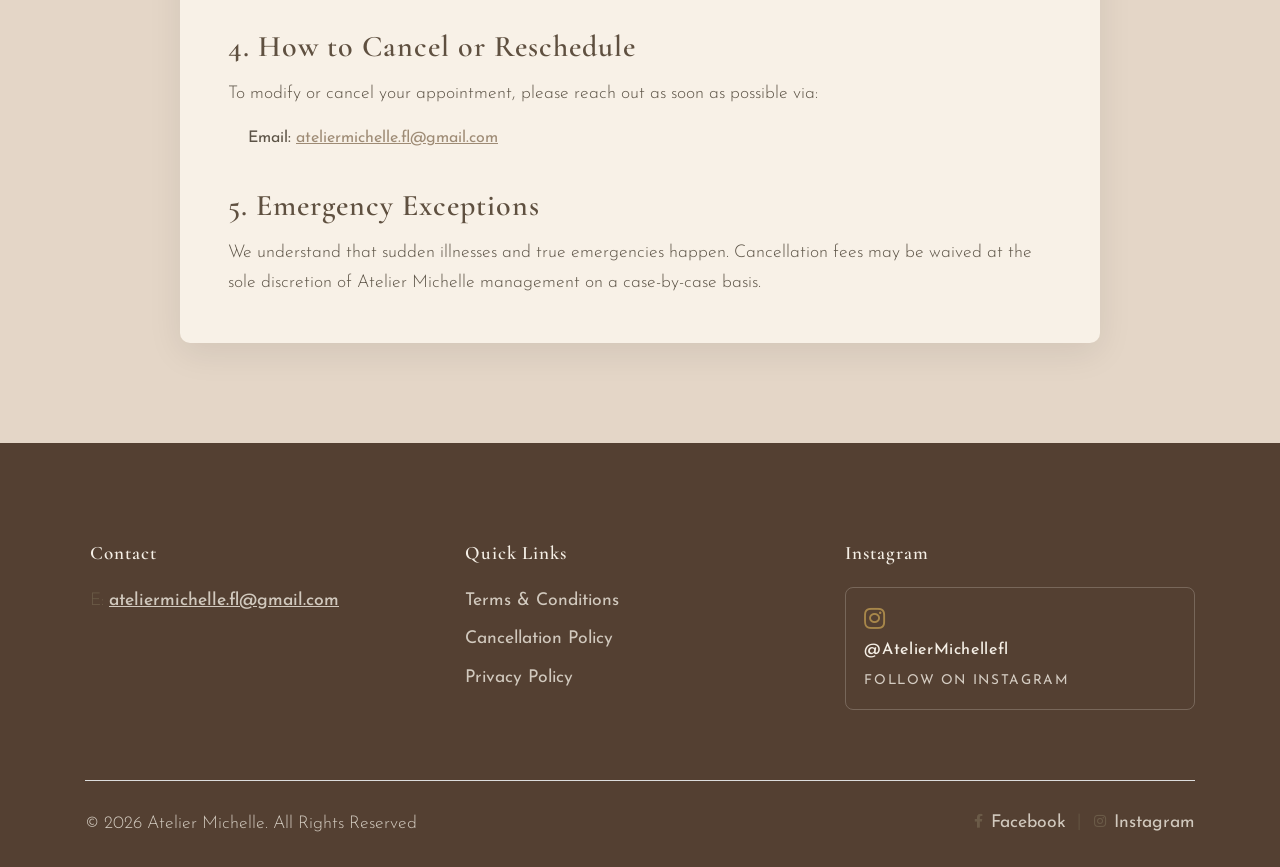
<file: cancellation.html>
<!DOCTYPE html>
<!-- Spa Magic - Spa & Beauty Salon Landing Page Template design design by Jthemes (http://www.jthemes.net) -->
<!--[if lt IE 7 ]><html class="ie ie6" lang="en"> <![endif]-->
<!--[if IE 7 ]><html class="ie ie7" lang="en"> <![endif]-->
<!--[if IE 8 ]><html class="ie ie8" lang="en"> <![endif]-->
<!--[if (gte IE 9)|!(IE)]><!-->
<html lang="en">



	<head>
		<!-- Google tag (gtag.js) -->
		<script async src="https://www.googletagmanager.com/gtag/js?id=G-VBDGEG4ZSK"></script>
		<script>
		  window.dataLayer = window.dataLayer || [];
		  function gtag(){dataLayer.push(arguments);}
		  gtag('js', new Date());

		  gtag('config', 'G-VBDGEG4ZSK');
		</script>

		<meta charset="utf-8">
		<meta http-equiv="X-UA-Compatible" content="IE=edge"/>
		<meta name="author" content="Atelier Michelle"/>
		<meta name="description" content="Cancellation and No-Show Policy for Atelier Michelle"/>
		<meta name="keywords" content="Atelier Michelle, Cancellation Policy, No-Show, Spa, Wellness, Booking">
		<meta name="viewport" content="width=device-width, initial-scale=1.0"/>

		<!-- SITE TITLE -->
		<title>Cancellation Policy | Atelier Michelle</title>

		<!-- FAVICON AND TOUCH ICONS -->
		<link rel="shortcut icon" href="images/favicon.ico" type="image/x-icon">
		<link rel="icon" href="images/favicon.ico" type="image/x-icon">
		<link rel="apple-touch-icon" sizes="152x152" href="images/apple-touch-icon-152x152.png">
		<link rel="apple-touch-icon" sizes="120x120" href="images/apple-touch-icon-120x120.png">
		<link rel="apple-touch-icon" sizes="76x76" href="images/apple-touch-icon-76x76.png">
		<link rel="apple-touch-icon" href="images/apple-touch-icon.png">
		<link rel="icon" href="images/apple-touch-icon.png" type="image/x-icon">

		<!-- GOOGLE FONTS -->
		<link rel="preconnect" href="https://fonts.googleapis.com">
		<link rel="preconnect" href="https://fonts.gstatic.com" crossorigin>
		<link href="https://fonts.googleapis.com/css2?family=Cormorant+Garamond:wght@400;600&family=Josefin+Sans:wght@300;400&display=swap" rel="stylesheet">
		<link href="https://fonts.googleapis.com/css2?family=Alex+Brush&display=swap" rel="stylesheet">

		<!-- BOOTSTRAP CSS -->
		<link href="css/bootstrap.min.css" rel="stylesheet">

		<!-- FONT ICONS -->
		<link href="https://use.fontawesome.com/releases/v5.11.0/css/all.css" rel="stylesheet" crossorigin="anonymous">
		<link href="css/flaticon.css" rel="stylesheet">

		<!-- PLUGINS STYLESHEET -->
		<link href="css/menu.css" rel="stylesheet">
		<link id="effect" href="css/dropdown-effects/fade-down.css" media="all" rel="stylesheet">

		<!-- TEMPLATE CSS -->
		<link href="css/pink-theme.css" rel="stylesheet">

		<!-- RESPONSIVE CSS -->
		<link href="css/responsive.css" rel="stylesheet">

		<!-- ATELIER MICHELLE BRAND TYPOGRAPHY -->
		<link href="css/atelier-brand.css" rel="stylesheet">

		<style>
			#loader-wrapper.am-hide {
				opacity: 0 !important;
				visibility: hidden !important;
				pointer-events: none !important;
				transition: opacity .25s ease, visibility .25s ease;
			}
			.terms-section .terms-nav {
				display: flex;
				flex-wrap: wrap;
				justify-content: center;
				gap: 10px 22px;
				margin-bottom: 40px;
			}
			.terms-section .terms-nav a {
				color: #9e8b75;
				font-weight: 500;
				text-decoration: underline;
			}
			.terms-section .terms-nav a:hover {
				color: #7a6b58;
			}
			.terms-card {
				background: #f8f1e7;
				border-radius: 10px;
				box-shadow: 0 10px 35px rgba(0, 0, 0, .08);
				padding: 45px 48px;
				margin-bottom: 40px;
			}
			.terms-card h4 {
				margin-top: 36px;
				margin-bottom: 14px;
			}
			.terms-card h4:first-of-type {
				margin-top: 0;
			}
			.terms-card p,
			.terms-card li {
				color: #5c5346;
				line-height: 1.7;
			}
			.terms-card ul {
				padding-left: 1.25rem;
				margin-bottom: 0;
			}
			.terms-card li {
				margin-bottom: 10px;
			}
			.terms-card .terms-updated {
				margin-bottom: 28px;
				font-style: italic;
			}
			.terms-card a {
				color: #9e8b75;
				text-decoration: underline;
			}
			.terms-card a:hover {
				color: #7a6b58;
			}
			.terms-card .short-form-notice {
				background: #fdfaf4;
				border: 1px solid #d8c7af;
				border-radius: 6px;
				padding: 22px 24px;
				margin-bottom: 36px;
			}
			.terms-card .short-form-notice h4 {
				margin-top: 0;
				margin-bottom: 12px;
			}
			.terms-card .short-form-notice p:last-child {
				margin-bottom: 0;
			}
			@media (max-width: 575px) {
				.terms-card { padding: 32px 22px; }
			}
		</style>
		<script>
			(function () {
				function hideLoader() {
					var el = document.getElementById("loader-wrapper");
					if (!el || el.classList.contains("am-hide")) return;
					el.classList.add("am-hide");
					setTimeout(function () { el.style.display = "none"; }, 300);
				}
				if (document.readyState === "loading") {
					document.addEventListener("DOMContentLoaded", hideLoader);
				} else {
					hideLoader();
				}
				setTimeout(hideLoader, 800);
			})();
		</script>

	</head>




	<body>




		<!-- PRELOADER SPINNER
		============================================= -->
		<div id="loader-wrapper">
			<div id="loading">
				<div class="cssload-loader">
					<div class="fancy-spinner">
					  	<div class="ring"></div>
					  	<div class="ring"></div>
					  	<div class="dot"></div>
					</div>
				</div>
			</div>
		</div>




		<!-- PAGE CONTENT
		============================================= -->
		<div id="page" class="page">




			<!-- HEADER
			============================================= -->
			<header id="header" class="header white-menu navbar-dark">
				<div class="header-wrapper">


					<!-- MOBILE HEADER -->
				    <div class="wsmobileheader clearfix">
				    	<span class="smllogo"><a href="index.html"><img class="am-logo" src="images/atelier-michelle-logo-dark.jpg?v=1" width="170" height="39" alt="Atelier Michelle - mobile logo"/></a></span>
				    	<a id="wsnavtoggle" class="wsanimated-arrow"><span></span></a>
				 	</div>


				 	<!-- NAVIGATION MENU -->
				  	<div class="wsmainfull menu clearfix">
	    				<div class="wsmainwp clearfix">


	    					<!-- LOGO IMAGE -->
	    					<div class="desktoplogo"><a href="index.html" class="logo-black"><img class="am-logo" src="images/atelier-michelle-logo-dark.jpg?v=1" width="170" height="39" alt="Atelier Michelle - header logo"></a></div>
	    					<div class="desktoplogo"><a href="index.html" class="logo-white"><img class="am-logo" src="images/atelier-michelle-logo-dark.jpg?v=1" width="170" height="39" alt="Atelier Michelle - header logo"></a></div>


	    					<!-- MAIN MENU -->
	      					<nav class="wsmenu clearfix">
	        					<ul class="wsmenu-list">


	        						<!-- SIMPLE NAVIGATION LINK -->
							    	<li class="nl-simple" aria-haspopup="true"><a href="index.html">Home</a></li>


								    <!-- HEADER BOOKING CTAs hidden until license is ready
								    <li class="nl-simple" aria-haspopup="true">
								    	<a href="massage-treatment-booking.html">Book Massage</a>
								    </li>
								    <li class="nl-simple" aria-haspopup="true">
								    	<a href="face-treatment-booking.html">Book Face</a>
								    </li>
								    <li class="nl-simple" aria-haspopup="true">
								    	<a href="waxing-treatment-booking.html">Book Wax</a>
								    </li>
								    -->


	        					</ul>
	        				</nav>	<!-- END MAIN MENU -->

	    				</div>
	    			</div>	<!-- END NAVIGATION MENU -->


				</div>     <!-- End header-wrapper -->
			</header>	<!-- END HEADER -->




			<!-- INNER PAGE WRAPPER
			============================================= -->
			<div class="inner-page-wrapper">


				<!-- CANCELLATION SECTION
				============================================= -->
				<section id="cancellation-1" class="bg-color-01 wide-60 terms-section division">
					<div class="container">


						<!-- SECTION TITLE -->
						<div class="row">
							<div class="col-lg-10 offset-lg-1">
								<div class="section-title mb-40 text-center">

									<h2 class="tra-header txt-color-02">Policies</h2>
									<h3 class="h3-xl txt-color-01">Cancellation Policy</h3>
									<p class="p-lg txt-color-05">Our cancellation and no-show guidelines for booked appointments.</p>

								</div>
							</div>
						</div>


						<!-- RELATED POLICIES -->
						<nav class="terms-nav" aria-label="Related policies">
							<a href="terms.html">Terms &amp; Conditions</a>
							<a href="cancellation.html" aria-current="page">Cancellation Policy</a>
							<a href="privacy.html">Privacy Policy</a>
						</nav>


						<div class="row">
							<div class="col-lg-10 offset-lg-1">


								<article id="cancellation" class="terms-card">

									<!-- SHORT-FORM NOTICE -->
									<div class="short-form-notice">
										<h4 class="h4-xs txt-color-01">Cancellation &amp; No-Show Policy</h4>
										<p>We require at least 24 hours&rsquo; notice to cancel or reschedule your appointment. Cancellations made within 24 hours of your scheduled time will incur a 50% charge of the service total. No-shows will be charged 100% of the reserved service amount. By completing your booking, you agree to these terms.</p>
									</div>

									<!-- FULL POLICY -->
									<h3 class="h3-md txt-color-01">Atelier Michelle Cancellation &amp; Rescheduling Policy</h3>
									<p class="terms-updated txt-color-05">Effective Date: August 8, 2026</p>

									<p>At Atelier Michelle, our time and specialized treatment sessions are reserved specifically for you. Because appointment slots are limited, late cancellations and no-shows significantly impact our schedule and prevent other clients from receiving care.</p>

									<p>By booking a service with Atelier Michelle, you acknowledge and agree to the following policy:</p>

									<h4 class="h4-xs txt-color-01">1. 24-Hour Notice Requirement</h4>
									<p>If you need to cancel or reschedule your appointment, please notify us at least 24 hours in advance.</p>
									<p>Cancellations made with less than 24 hours&rsquo; notice will incur a cancellation fee equal to 50% of the scheduled service total.</p>

									<h4 class="h4-xs txt-color-01">2. No-Show Policy</h4>
									<p>If you do not show up for your scheduled appointment and fail to provide prior notice, your card on file will be charged 100% of the reserved service total.</p>
									<p>Repeated no-shows may result in the inability to book future appointments without non-refundable prepayment.</p>

									<h4 class="h4-xs txt-color-01">3. Late Arrivals</h4>
									<p>Please arrive on time for your session. Arriving late will shorten your treatment time so as not to delay the next client.</p>
									<p>If you arrive more than 15 minutes late, your appointment may need to be rescheduled and treated as a late cancellation (subject to the 50% fee) if time no longer permits your service.</p>

									<h4 class="h4-xs txt-color-01">4. How to Cancel or Reschedule</h4>
									<p>To modify or cancel your appointment, please reach out as soon as possible via:</p>
									<ul>
										<li><strong>Email:</strong> <a href="mailto:ateliermichelle.fl@gmail.com">ateliermichelle.fl@gmail.com</a></li>
									</ul>

									<h4 class="h4-xs txt-color-01">5. Emergency Exceptions</h4>
									<p class="mb-0">We understand that sudden illnesses and true emergencies happen. Cancellation fees may be waived at the sole discretion of Atelier Michelle management on a case-by-case basis.</p>

								</article>


							</div>
						</div>


					</div>	   <!-- End container -->
				</section>	<!-- END CANCELLATION SECTION -->




				<!-- FOOTER-4
				============================================= -->
				<footer id="footer-4" class="bg-color-01 footer division">
					<div class="container">


						<!-- FOOTER CONTENT -->
						<div class="row">


							<!-- FOOTER CONTACTS -->
							<div class="col-md-4 col-lg-4">
								<div class="footer-contacts mb-40">

									<!-- Title -->
									<h6 class="h6-lg txt-color-01">Contact</h6>

									<!-- Footer Contacts -->
									<div class="txt-color-05 mt-15">

										<!-- Email -->
										<p class="foo-email">E: <a href="mailto:ateliermichelle.fl@gmail.com">ateliermichelle.fl@gmail.com</a></p>

									</div>

								</div>
							</div>


							<!-- FOOTER LINKS -->
							<div class="col-md-4 col-lg-4">
								<div class="footer-links mb-40">

									<!-- Title -->
									<h6 class="h6-lg txt-color-01">Quick Links</h6>

									<ul class="txt-color-05 clearfix">
										<li><p><a href="terms.html">Terms &amp; Conditions</a></p></li>
										<li><p><a href="cancellation.html">Cancellation Policy</a></p></li>
										<li><p><a href="privacy.html">Privacy Policy</a></p></li>
									</ul>

								</div>
							</div>


							<!-- FOOTER IMAGES -->
							<div class="col-md-4 col-lg-4">
								<div class="footer-img mb-40">

									<!-- Title -->
									<h6 class="h6-lg txt-color-01">Instagram</h6>

									<div class="am-ig-feed">
										<a class="am-ig-cta" href="https://www.instagram.com/AtelierMichellefl/" target="_blank" rel="noopener noreferrer">
											<span class="am-ig-cta__icon" aria-hidden="true"><i class="fab fa-instagram"></i></span>
											<span class="am-ig-cta__handle">@AtelierMichellefl</span>
											<span class="am-ig-cta__label">Follow on Instagram</span>
										</a>
									</div>

								</div>
							</div>	<!-- END FOOTER IMAGES -->


						</div>	  <!-- END FOOTER CONTENT -->


						<!-- BOTTOM FOOTER -->
						<div class="bottom-footer txt-color-05">
							<div class="row d-flex align-items-center">


								<!-- FOOTER COPYRIGHT -->
								<div class="col-lg-6">
									<div class="footer-copyright">
										<p>&copy; 2026 Atelier Michelle. All Rights Reserved</p>
									</div>
								</div>


								<!-- BOTTOM FOOTER LINKS -->
								<div class="col-lg-6">
									<ul class="bottom-footer-list text-right clearfix">
										<li><p class="first-list-link"><a href="#"><i class="fab fa-facebook-f"></i> Facebook</a></p></li>
										<li><p class="last-li"><a href="https://www.instagram.com/AtelierMichellefl/"><i class="fab fa-instagram"></i> Instagram</a></p></li>
									</ul>
								</div>


							</div>  <!-- End row -->
						</div>	<!-- END BOTTOM FOOTER -->


					</div>	   <!-- End container -->
				</footer>	<!-- END FOOTER-4 -->




			</div>	<!-- END INNER PAGE WRAPPER -->




		</div>	<!-- END PAGE CONTENT -->




		<!-- EXTERNAL SCRIPTS -->
		<script src="js/jquery-3.4.1.min.js"></script>
		<script src="js/bootstrap.min.js"></script>
		<script src="js/menu.js"></script>
		<script>
			jQuery(function ($) {
				$(window).on("scroll", function () {
					if ($(window).scrollTop() > 80) {
						$(".wsmainfull").addClass("scroll");
					} else {
						$(".wsmainfull").removeClass("scroll");
					}
				});
			});
		</script>

	</body>
</html>
</file>
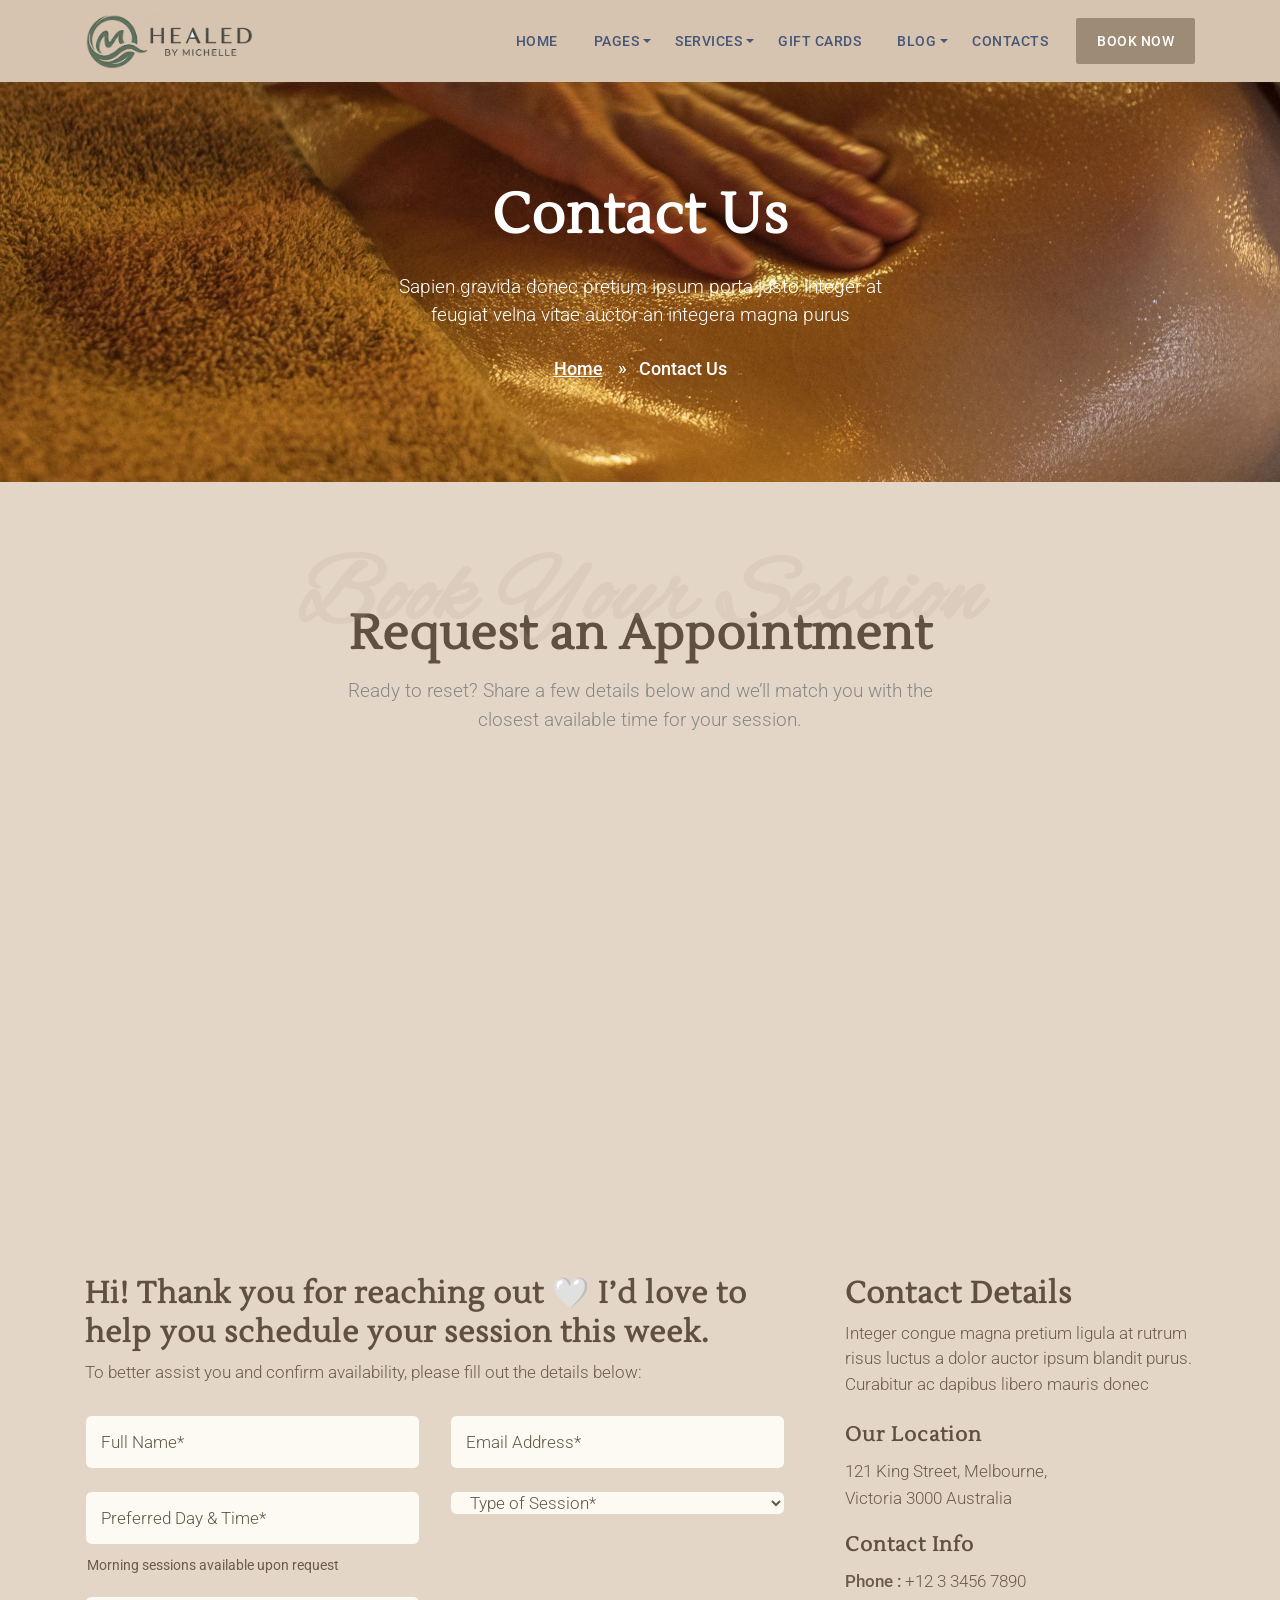
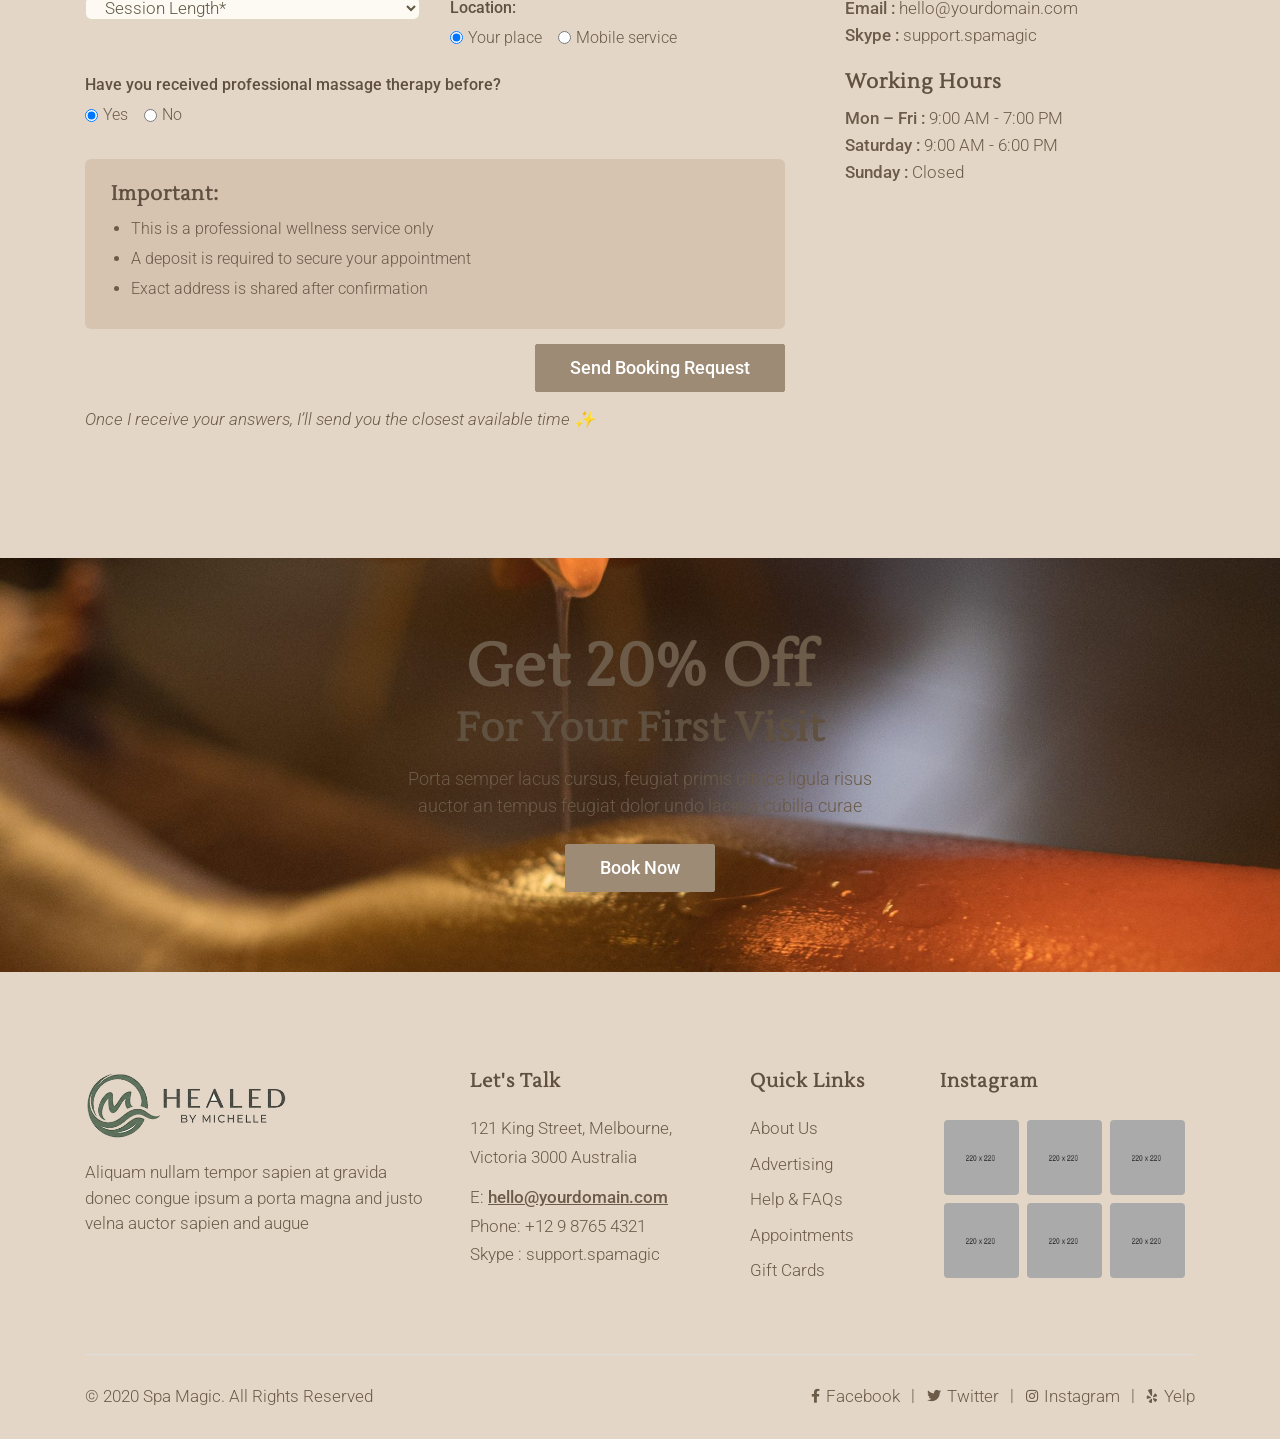
<file: contacts.html_archive.html>
<!DOCTYPE html>
<!-- Spa Magic - Spa & Beauty Salon Landing Page Template design design by Jthemes (http://www.jthemes.net) -->
<!--[if lt IE 7 ]><html class="ie ie6" lang="en"> <![endif]-->
<!--[if IE 7 ]><html class="ie ie7" lang="en"> <![endif]-->
<!--[if IE 8 ]><html class="ie ie8" lang="en"> <![endif]-->
<!--[if (gte IE 9)|!(IE)]><!-->
<html lang="en">



	<head>

		<meta charset="utf-8">
		<meta http-equiv="X-UA-Compatible" content="IE=edge"/>
		<meta name="author" content="Jthemes"/>	
		<meta name="description" content="Spa Magic - Spa, Hair & Beauty Salon Landing Page Template"/>
		<meta name="keywords" content="Jthemes, Beauty, Cosmetic, Girly, Health, Healthy Care, Massage, Make Up, Salon, Spa, Skincare, Wellness">	
		<meta name="viewport" content="width=device-width, initial-scale=1.0"/>
				
  		<!-- SITE TITLE -->
		<title>Spa Magic - Spa, Hair & Beauty Salon Landing Page Template</title>
							
		<!-- FAVICON AND TOUCH ICONS -->
		<link rel="shortcut icon" href="images/favicon.ico" type="image/x-icon">
		<link rel="icon" href="images/favicon.ico" type="image/x-icon">
		<link rel="apple-touch-icon" sizes="152x152" href="images/apple-touch-icon-152x152.png">
		<link rel="apple-touch-icon" sizes="120x120" href="images/apple-touch-icon-120x120.png">
		<link rel="apple-touch-icon" sizes="76x76" href="images/apple-touch-icon-76x76.png">
		<link rel="apple-touch-icon" href="images/apple-touch-icon.png">
		<link rel="icon" href="images/apple-touch-icon.png" type="image/x-icon">

		<!-- GOOGLE FONTS -->
		<link href="https://fonts.googleapis.com/css2?family=Lustria&display=swap" rel="stylesheet">
		<link href="https://fonts.googleapis.com/css2?family=Alex+Brush&display=swap" rel="stylesheet">	
		<link href="https://fonts.googleapis.com/css?family=Roboto:300,400,500,700&display=swap" rel="stylesheet">

		<!-- BOOTSTRAP CSS -->
		<link href="css/bootstrap.min.css" rel="stylesheet">
				
		<!-- FONT ICONS -->
		<link href="https://use.fontawesome.com/releases/v5.11.0/css/all.css" rel="stylesheet" crossorigin="anonymous">		
		<link href="css/flaticon.css" rel="stylesheet">

		<!-- PLUGINS STYLESHEET -->
		<link href="css/menu.css" rel="stylesheet">	
		<link id="effect" href="css/dropdown-effects/fade-down.css" media="all" rel="stylesheet">
		<link href="css/tweenmax.css" rel="stylesheet">	
		<link href="css/magnific-popup.css" rel="stylesheet">	
		<link href="css/owl.carousel.min.css" rel="stylesheet">
		<link href="css/flexslider.css" rel="stylesheet">
		<link href="css/owl.theme.default.min.css" rel="stylesheet">
		<link href="css/jquery.datetimepicker.min.css" rel="stylesheet">
	
		<!-- TEMPLATE CSS -->
		<!-- <link href="css/gold-theme.css" rel="stylesheet"> -->
		<link href="css/pink-theme.css" rel="stylesheet">
		<!-- <link href="css/rose-theme.css" rel="stylesheet"> -->
		<!-- <link href="css/silk-theme.css" rel="stylesheet"> -->

		<!-- RESPONSIVE CSS -->
		<link href="css/responsive.css" rel="stylesheet">

		<!-- BOOKING FORM STYLES -->
		<style>
			.contact-form small.form-text { display: block; margin: -12px 0 20px 2px; font-size: 0.85rem; }
			.contact-form select.form-control { height: auto; }
			.booking-radio-group { margin-bottom: 22px; }
			.booking-radio-label { display: block; font-weight: 500; margin-bottom: 6px; }
			.booking-notice { border-radius: 6px; padding: 22px 26px; margin: 8px 0 10px; }
			.booking-notice h5 { margin-bottom: 10px; }
			.booking-notice ul { margin: 0; padding-left: 20px; list-style: disc; }
			.booking-notice ul li { margin-bottom: 6px; line-height: 1.5; }
			.booking-outro { margin-top: 15px; font-style: italic; }
		</style>

	</head>




	<body>




		<!-- PRELOADER SPINNER
		============================================= -->	
		<div id="loader-wrapper">
			<div id="loading">
				<div class="cssload-loader">
					<div class="fancy-spinner">
					  	<div class="ring"></div>
					  	<div class="ring"></div>
					  	<div class="dot"></div>
					</div>
				</div>
			</div>
		</div>




		<!-- PAGE CONTENT
		============================================= -->	
		<div id="page" class="page">




			<!-- HEADER
			============================================= -->
			<header id="header" class="header white-menu navbar-dark">
				<div class="header-wrapper">


					<!-- MOBILE HEADER -->
				    <div class="wsmobileheader clearfix">	  	
				    	<span class="smllogo"><img src="images/logo-01.png" width="170" height="50" alt="mobile-logo"/></span>
				    	<a id="wsnavtoggle" class="wsanimated-arrow"><span></span></a>	
				 	</div>


				 	<!-- NAVIGATION MENU -->
				  	<div class="wsmainfull menu clearfix">
	    				<div class="wsmainwp clearfix">


	    					<!-- LOGO IMAGE -->
	    					<!-- For Retina Ready displays take a image with double the amount of pixels that your image will be displayed (e.g 340 x 100 pixels) -->
	    					<div class="desktoplogo"><a href="#contacts-page" class="logo-black"><img src="images/logo-01.png" width="170" height="50" alt="header-logo"></a></div>
	    					<div class="desktoplogo"><a href="#contacts-page" class="logo-white"><img src="images/logo-white.png" width="170" height="50" alt="header-logo"></a></div>


	    					<!-- MAIN MENU -->
	      					<nav class="wsmenu clearfix">
	        					<ul class="wsmenu-list">


	        						<!-- SIMPLE NAVIGATION LINK -->
							    	<li class="nl-simple" aria-haspopup="true"><a href="index.html">Home</a></li>


								    <!-- DROPDOWN MENU -->
						        	<li aria-haspopup="true"><a href="#">Pages <span class="wsarrow"></span></a>
						        		<div class="wsmegamenu clearfix halfmenu">
						              		<div class="container-fluid">
						                		<div class="row">

						                			<!-- Links -->
									                <ul class="col-lg-6 link-list">	
									                    <li class="fst-li"><a href="about.html">About Us</a></li>					             
									                    <li><a href="services.html">Our Services</a></li>	
									                    <li><a href="service-details.html">Service Details</a></li>
									                    <li><a href="gallery.html">Our Gallery</a></li>
									                    <li><a href="team.html">Our Experts</a></li>
									                    <li><a href="gift-cards.html">Gift Cards</a></li>
									                </ul>

								                  	<!-- Links -->
									                <ul class="col-lg-6 link-list">							                  
									                    <li class="fst-li"><a href="pricing.html">Pricing Plans</a></li>	
									                    <li><a href="booking.html">Booking Form</a></li>
									                    <li><a href="faqs.html">FAQs</a></li>					      
									                    <li><a href="terms.html">Terms & Privacy</a></li>
									                    <li><a href="contacts.html">Contacts</a></li>
									                </ul>

						                		</div>
						              		</div>
						            	</div>
						          	</li>	<!-- END DROPDOWN MENU -->


							    	<!-- MEGAMENU -->
						          	<li aria-haspopup="true"><a href="#">Services <span class="wsarrow"></span></a>
	            						<div class="wsmegamenu w-70 clearfix">
	             							<div class="container">
	               								<div class="row">

	               									<!-- MEGAMENU LINKS -->
	               									<ul class="col-md-12 col-lg-4 link-list">
									                    <li class="title txt-color-01"><p>Massages</p></li>
									                    <li class="fst-li"><a href="#">Hot Stone Massage</a></li>
									                    <li><a href="#">Traditional Thai Massage</a></li>
									                    <li><a href="#">Aromatherapy Massage</a></li>
									                    <li><a href="#">Deep Tissue Massage</a></li>		                             
									                </ul>

									                <!-- MEGAMENU LINKS -->
	               									<ul class="col-md-12 col-lg-4 link-list">
									                    <li class="title txt-color-01"><p>Therapies</p></li>
									                    <li class="fst-li"><a href="#">Physiotherapy</a></li>					                 
									                    <li><a href="#">Skin & Beauty Care</a></li>
									                    <li><a href="#">Executive Reflexology</a></li>
									                    <li><a href="#">Aroma & Jet Hydro Therapy</a></li>			              
									                </ul>

									                <!-- MEGAMENU LINKS -->
	               									<ul class="col-md-12 col-lg-4 link-list">
									                    <li class="title txt-color-01"><p>Treatments</p></li>
									                    <li class="fst-li"><a href="#">Spa Ritual Body Scrub</a></li>
									                    <li><a href="#">Deluxe Korean Scrub</a></li>					              
									                    <li><a href="#">Soothing Skin Body Wrap</a></li>
									                    <li><a href="#">Teatox Mud Body Treatment</a></li>
									                </ul>
                
								                </div>  <!-- End row -->	
								            </div>  <!-- End container -->	
								        </div>  <!-- End wsmegamenu -->	
								    </li>	<!-- END MEGAMENU -->


								    <!-- SIMPLE NAVIGATION LINK -->
							    	<li class="nl-simple" aria-haspopup="true"><a href="gift-cards.html">Gift Cards</a></li>


							    	<!-- DROPDOWN MENU -->
						          	<li aria-haspopup="true"><a href="#">Blog <span class="wsarrow"></span></a>
	            						<ul class="sub-menu">
	            							<li aria-haspopup="true"><a href="blog-sidebar.html">Blog Sidebar</a></li>
	            							<li aria-haspopup="true"><a href="blog-classic.html">Blog Classic</a></li>
						           			<li aria-haspopup="true"><a href="blog-masonry.html">Blog Masonry</a></li>
						           			<li aria-haspopup="true"><a href="single-post.html">Single Post</a></li>	      
						           		</ul>
								    </li>	<!-- END DROPDOWN MENU -->


							    	<!-- SIMPLE NAVIGATION LINK -->
							    	<li class="nl-simple" aria-haspopup="true"><a href="contacts.html">Contacts</a></li> 


							    	<!-- HEADER CALL BUTTON 
							    	<li class="nl-simple header-phone" aria-haspopup="true">
							    		<a href="tel:123456789"><span class="bg-color-09 white-color"><i class="fas fa-phone"></i></span>+12 9 8765 4321</a>
							    	</li> -->


								    <!-- HEADER BUTTON -->
								    <li class="nl-simple" aria-haspopup="true">
								    	<a href="#" class="btn btn-color-02 tra-01-hover last-link">Book Now</a>
								    </li>


								    <!-- HEADER SOCIAL LINKS 															
									<li class="nl-simple txt-color-03 header-socials clearfix" aria-haspopup="true">
										<span><a href="#" class="ico-facebook"><i class="fab fa-facebook-f"></i></a></span>
										<span><a href="#" class="ico-twitter"><i class="fab fa-twitter"></i></a></span>
										<span><a href="#" class="ico-instagram"><i class="fab fa-instagram"></i></a></span>
										<span><a href="#" class="ico-dribbble"><i class="fab fa-yelp"></i></a></span>	
									</li> -->


	        					</ul>
	        				</nav>	<!-- END MAIN MENU -->

	    				</div>
	    			</div>	<!-- END NAVIGATION MENU -->


				</div>     <!-- End header-wrapper -->
			</header>	<!-- END HEADER -->




			<!-- INNER PAGE WRAPPER
			============================================= -->	
			<div class="inner-page-wrapper">




				<!-- PAGE HERO
				============================================= -->	
				<section id="contacts-page" class="bg-fixed wide-100 page-hero-section division">
					<div class="container">	


						<!-- PAGE HERO TEXT -->
						<div class="row">	
							<div class="col-md-10 col-xl-8 offset-md-1 offset-xl-2">
								<div class="hero-txt text-center white-color">

									<!-- Title -->
									<h2 class="h2-lg">Contact Us</h2>

									<!-- Text -->
									<p class="p-lg">Sapien gravida donec pretium ipsum porta justo integer at feugiat velna vitae auctor 
									   an integera magna purus
									</p>

								</div>
							</div>	
						</div>    <!-- END PAGE HERO TEXT -->


						<!-- BREADCRUMB -->
						<div id="breadcrumb">
							<div class="row">						
								<div class="col">
									<div class="breadcrumb-nav">
										<nav aria-label="breadcrumb">
										  	<ol class="breadcrumb">
										    	<li class="breadcrumb-item"><a href="index.html">Home</a></li>
										    	<li class="breadcrumb-item active" aria-current="page">Contact Us</li>
										  	</ol>
										</nav>
									</div>
								</div>
							</div> 
						</div>	<!-- END BREADCRUMB -->


					</div>	   <!-- End container --> 
				</section>	<!-- END PAGE HERO -->




				
				<!-- CONTACTS-3
				============================================= -->
				<section id="contacts-3" class="bg-color-01 wide-60 contacts-section division">				
					<div class="container">


						<!-- SECTION TITLE -->	
						<div class="row">	
							<div class="col-lg-10 offset-lg-1">
								<div class="section-title mb-60 text-center">	

									<!-- Transparent Header -->	
									<h2 class="tra-header txt-color-02">Book Your Session</h2>	

									<!-- Title 	-->	
									<h3 class="h3-xl txt-color-01">Request an Appointment</h3>	

									<!-- Text -->	
									<p class="p-lg txt-color-05">Ready to reset? Share a few details below and we&rsquo;ll match you 
									   with the closest available time for your session.
									</p>
										
								</div>	
							</div>
						</div>


						<!-- GOOGLE MAP -->	
						<div class="row">	
							<div class="col-md-12">
								<div class="google-map mb-80">
													
									<!-- Embedded Google Map using an iframe - to select your location find it on Google maps and paste the link as the iframe src. If you want to use the Google Maps API instead then have at it! -->					
									<iframe src="https://www.google.com/maps/embed?pb=!1m18!1m12!1m3!1d3151.8393924898796!2d144.9536363151022!3d-37.817230742014345!2m3!1f0!2f0!3f0!3m2!1i1024!2i768!4f13.1!3m3!1m2!1s0x6ad65d4e793770d3%3A0x9e44d6ad0d76ba7c!2zMTIxIEtpbmcgU3QsIE1lbGJvdXJuZSBWSUMgMzAwMCwg0JDQstGB0YLRgNCw0LvQuNGP!5e0!3m2!1sru!2sua!4v1469002590349" width="600" height="450"></iframe>
											
					 			</div>
					 		</div>
		 				</div>	<!-- END GOOGLE MAP -->	


					 	<div class="row">


							<!-- CONTACT FORM -->
					 		<div class="col-md-7 col-lg-8">

				 			<!-- Title -->
			 				<h4 class="h4-xs txt-color-01">Hi! Thank you for reaching out &#129293; I&rsquo;d love to help you schedule your session this week.</h4>

			 				<!-- Text -->	
							<p class="txt-color-05">To better assist you and confirm availability, please fill out the details below:</p>

							<!-- Form -->	
				 			<div class="form-holder">
								<form name="contactform" class="row contact-form">
																						
									<!-- Full Name -->
					                <div class="col-lg-6">
					                	<input type="text" name="name" class="form-control name" placeholder="Full Name*" required> 
					                </div>
					                  
					                <!-- Email Address -->        
					                <div class="col-lg-6">
					                	<input type="email" name="email" class="form-control email" placeholder="Email Address*" required> 
					                </div>

					                <!-- Preferred Day & Time -->   
									<div class="col-lg-6">
										<input type="text" id="datetimepicker" name="daytime" class="form-control daytime" placeholder="Preferred Day &amp; Time*" autocomplete="off" required>
										<small class="form-text txt-color-05">Morning sessions available upon request</small>
									</div>

					                <!-- Type of Session -->   
									<div class="col-lg-6">
										<select name="session_type" class="form-control session-type" required>
											<option value="" selected disabled>Type of Session*</option>
											<option>Relaxing Massage</option>
											<option>Deep Tissue Massage</option>
											<option>Therapeutic Massage</option>
											<option>Combination Massage</option>
											<option>Hot Stone Massage</option>
											<option>AromaTouch Technique</option>
											<option>Cupping Therapy</option>
											<option>Lymphatic Drainage</option>
										</select>
									</div>

					                <!-- Session Length -->   
									<div class="col-lg-6">
										<select name="session_length" class="form-control session-length" required>
											<option value="" selected disabled>Session Length*</option>
											<option>60 minutes</option>
											<option>90 minutes</option>
											<option>120 minutes</option>
										</select>
									</div>

					                <!-- Location -->   
									<div class="col-lg-6">
										<div class="booking-radio-group">
											<span class="booking-radio-label txt-color-01">Location:</span>
											<div class="form-check form-check-inline">
												<input class="form-check-input" type="radio" name="location" id="loc-your-place" value="Your place" checked>
												<label class="form-check-label txt-color-05" for="loc-your-place">Your place</label>
											</div>
											<div class="form-check form-check-inline">
												<input class="form-check-input" type="radio" name="location" id="loc-mobile" value="Mobile service">
												<label class="form-check-label txt-color-05" for="loc-mobile">Mobile service</label>
											</div>
										</div>
									</div>

					                <!-- Previous Massage Experience -->   
									<div class="col-md-12">
										<div class="booking-radio-group">
											<span class="booking-radio-label txt-color-01">Have you received professional massage therapy before?</span>
											<div class="form-check form-check-inline">
												<input class="form-check-input" type="radio" name="experience" id="exp-yes" value="Yes" checked>
												<label class="form-check-label txt-color-05" for="exp-yes">Yes</label>
											</div>
											<div class="form-check form-check-inline">
												<input class="form-check-input" type="radio" name="experience" id="exp-no" value="No">
												<label class="form-check-label txt-color-05" for="exp-no">No</label>
											</div>
										</div>
									</div>

					                <!-- Important Notice -->   
									<div class="col-md-12">
										<div class="booking-notice bg-color-02">
											<h5 class="h5-xs txt-color-01">Important:</h5>
											<ul class="txt-color-05">
												<li>This is a professional wellness service only</li>
												<li>A deposit is required to secure your appointment</li>
												<li>Exact address is shared after confirmation</li>
											</ul>
										</div>
									</div>
					                                            
					                <!-- Form Button -->
					                <div class="col-md-12 mt-5 text-right">  
					                	<button type="submit" class="btn btn-md btn-color-02 tra-02-hover submit">Send Booking Request</button> 
					                </div>

					                <!-- Outro Text -->
					                <div class="col-md-12">
					                	<p class="txt-color-05 booking-outro">Once I receive your answers, I&rsquo;ll send you the closest available time &#10024;</p>
					                </div>
					                                                              
					                <!-- Form Message -->
					                <div class="col-md-12 contact-form-msg text-center">
					                	<div class="sending-msg"><span class="loading"></span></div>
					                </div>	
																							
								</form>	

				 			</div>
					 		</div>	<!-- END CONTACT FORM -->	


					 		<!-- CONTACTS INFO -->
					 		<div class="col-md-5 col-lg-4">
					 			<div class="contacts-info mb-40">

					 				<!-- Title -->
					 				<h4 class="h4-xs txt-color-01">Contact Details</h4>

					 				<!-- Text -->	
									<p class="txt-color-05">Integer congue magna pretium ligula at rutrum risus luctus a dolor auctor ipsum 
									   blandit purus. Curabitur ac dapibus libero mauris donec
									</p>

									<!-- LOCATION -->
									<div class="cbox-1 mt-25 mb-25">
										<h5 class="h5-xs txt-color-01">Our Location</h5>													
										<p class="txt-color-05">121 King Street, Melbourne,</p>
										<p class="txt-color-05">Victoria 3000 Australia</p>
									</div>

									<!-- PHONES -->
									<div class="cbox-1 mb-25">
										<h5 class="h5-xs txt-color-01">Contact Info</h5>	
										<p class="txt-color-05"><span>Phone :</span> +12 3 3456 7890</p>
										<p class="txt-color-05"><span>Email :</span> <a href="mailto:yourdomain@mail.com">hello@yourdomain.com</a></p>
										<p class="txt-color-05"><span>Skype :</span> <a href="tel:123456789">support.spamagic</a></p>
									</div>

									<!-- WORKING HOURS -->
									<div class="cbox-1">
										<h5 class="h5-xs txt-color-01">Working Hours</h5>	
										<p class="txt-color-05"><span>Mon – Fri :</span> 9:00 AM - 7:00 PM</p>
										<p class="txt-color-05"><span>Saturday :</span> 9:00 AM - 6:00 PM</p>
										<p class="txt-color-05"><span>Sunday :</span> Closed</p>
									</div>

								</div>	
							</div>	<!-- END CONTACTS INFO -->


						</div>	<!-- End row -->


					</div>	   <!-- End container -->		
				</section>	<!-- END CONTACTS-3 -->




				<!-- BANNER-5
				============================================= -->
				<section id="banner-5" class="bg-fixed bg-image banner-section division">
					<div class="container">
						<div class="row d-flex align-items-center">


							<!-- TEXT BLOCK -->	
							<div class="col-lg-6 offset-lg-3">
								<div class="banner-5-txt text-center">

									<!-- Title -->	
									<h2 class="h2-xl txt-color-05">Get 20% Off</h2>
									<h3 class="h3-xs txt-color-01">For Your First Visit</h3>

									<!-- Text -->
									<p class="p-md txt-color-05">Porta semper lacus cursus, feugiat primis ultrice ligula risus auctor an tempus 
									   feugiat dolor undo lacinia cubilia curae
									</p>

									<!-- Button -->	
									<a href="booking.html" class="btn btn-md btn-color-02 color-01-hover">Book Now</a>

								</div>
							</div>	<!-- END TEXT BLOCK -->	

						</div>	  <!-- End row -->	
					</div>	   <!-- End container -->
				</section>	<!-- END BANNER-5 -->




				<!-- FOOTER-4
				============================================= -->
				<footer id="footer-4" class="bg-color-01 footer division">
					<div class="container">


						<!-- FOOTER CONTENT -->
						<div class="row">


							<!-- FOOTER INFO -->
							<div class="col-md-5 col-lg-4">
								<div class="footer-info mb-40">

									<!-- For Retina Ready displays take a image with double the amount of pixels that your image will be 
									displayed (e.g 408 x 120  pixels) -->
									<img src="images/logo-01.png" width="204" height="60" alt="footer-logo">

									<!-- Text -->	
									<p class="txt-color-05 mt-20">Aliquam nullam tempor sapien at gravida donec congue ipsum a porta magna and 
									   justo velna auctor sapien and augue 
									</p>

								</div>	
							</div>	


							<!-- FOOTER CONTACTS -->
							<div class="col-md-4 col-lg-3 col-xl-3">
								<div class="footer-contacts mb-40">
								
									<!-- Title -->
									<h6 class="h6-lg txt-color-01">Let's Talk</h6>

									<!-- Address -->
									<p class="txt-color-05">121 King Street, Melbourne,</p> 
									<p class="txt-color-05">Victoria 3000 Australia</p>

									<!-- Footer Contacts -->
									<div class="txt-color-05 mt-15">

										<!-- Email -->
										<p class="foo-email">E: <a href="mailto:yourdomain@mail.com">hello@yourdomain.com</a></p>

										<!-- Phone -->
										<p>Phone: +12 9 8765 4321</p>
										<p>Skype : <a href="tel:123456789">support.spamagic</a></p>

									</div>

								</div>
							</div>


							<!-- FOOTER LINKS -->
							<div class="col-md-3 col-lg-2">
								<div class="footer-links mb-40">
								
									<!-- Title -->
									<h6 class="h6-lg txt-color-01">Quick Links</h6>

									<!-- Footer Links -->
									<ul class="txt-color-05 clearfix">
										<li><p><a href="#">About Us</a></p></li>	
										<li><p><a href="#">Advertising</a></p></li>	
										<li><p><a href="#">Help & FAQs</a></p></li>
										<li><p><a href="#">Appointments</a></p></li>
										<li><p><a href="#">Gift Cards</a></p></li>	
									</ul>

								</div>
							</div>


							<!-- FOOTER IMAGES -->
							<div class="col-md-12 col-lg-3">
								<div class="footer-img mb-40">

									<!-- Title -->
									<h6 class="h6-lg txt-color-01">Instagram</h6>

									<!-- Instagram Images -->
									<ul class="text-center clearfix">
										<li><a href="#" target="_blank"><img class="insta-img" src="images/instagram/img-01.jpg" alt="insta-img"></a></li>
										<li><a href="#" target="_blank"><img class="insta-img" src="images/instagram/img-02.jpg" alt="insta-img"></a></li>
										<li><a href="#" target="_blank"><img class="insta-img" src="images/instagram/img-03.jpg" alt="insta-img"></a></li>
										<li><a href="#" target="_blank"><img class="insta-img" src="images/instagram/img-04.jpg" alt="insta-img"></a></li>
										<li><a href="#" target="_blank"><img class="insta-img" src="images/instagram/img-05.jpg" alt="insta-img"></a></li>
										<li><a href="#" target="_blank"><img class="insta-img" src="images/instagram/img-06.jpg" alt="insta-img"></a></li>	
									</ul>
															
								</div>
							</div>	<!-- END FOOTER IMAGES -->


						</div>	  <!-- END FOOTER CONTENT -->


						<!-- BOTTOM FOOTER -->
						<div class="bottom-footer txt-color-05">
							<div class="row d-flex align-items-center">


								<!-- FOOTER COPYRIGHT -->
								<div class="col-lg-6">
									<div class="footer-copyright">
										<p>&copy; 2020 Spa Magic. All Rights Reserved</p>
									</div>
								</div>


								<!-- BOTTOM FOOTER LINKS -->
								<div class="col-lg-6">
									<ul class="bottom-footer-list text-right clearfix">
										<li><p class="first-list-link"><a href="#"><i class="fab fa-facebook-f"></i> Facebook</a></p></li>	
										<li><p><a href="#"><i class="fab fa-twitter"></i> Twitter</a></p></li>
										<li><p><a href="#"><i class="fab fa-instagram"></i> Instagram</a></p></li>
										<li><p class="last-li"><a href="#"><i class="fab fa-yelp"></i> Yelp</a></p></li>
									</ul>
								</div>


							</div>  <!-- End row -->
						</div>	<!-- END BOTTOM FOOTER -->


					</div>	   <!-- End container -->										
				</footer>	<!-- END FOOTER-4 -->




			</div>	<!-- END INNER PAGE WRAPPER -->




		</div>	<!-- END PAGE CONTENT -->




		<!-- EXTERNAL SCRIPTS
		============================================= -->	
		<script src="js/jquery-3.4.1.min.js"></script>
		<script src="js/bootstrap.min.js"></script>	
		<script src="js/modernizr.custom.js"></script>
		<script src="js/jquery.easing.js"></script>
		<script src="js/jquery.appear.js"></script>
		<script src="js/jquery.scrollto.js"></script>	
		<script src="js/menu.js"></script>	
		<script src="js/materialize.js"></script>
		<script src="js/tweenmax.min.js"></script>	
		<script src="js/slideshow.js"></script>	
		<script src="js/imagesloaded.pkgd.min.js"></script>
		<script src="js/isotope.pkgd.min.js"></script>
		<script src="js/jquery.flexslider.js"></script>
		<script src="js/owl.carousel.min.js"></script>
		<script src="js/jquery.magnific-popup.min.js"></script>
		<script src="js/hero-form.js"></script>
		<script src="js/contact-form.js"></script>
		<script src="js/comment-form.js"></script>	
		<script src="js/booking-form.js"></script>
		<script src="js/jquery.datetimepicker.full.js"></script>	
		<script src="js/jquery.validate.min.js"></script>
		<script src="js/jquery.ajaxchimp.min.js"></script>	
				
		<!-- Custom Script -->		
		<script src="js/custom.js"></script>

		<!-- HTML5 shim, for IE6-8 support of HTML5 elements. All other JS at the end of file. -->
		<!-- [if lt IE 9]>
			<script src="js/html5shiv.js" type="text/javascript"></script>
			<script src="js/respond.min.js" type="text/javascript"></script>
		<![endif] -->
									
		<!-- Google Analytics: Change UA-XXXXX-X to be your site's ID. Go to http://www.google.com/analytics/ for more information. -->															
		<!--
		<script>
			var _gaq = _gaq || [];
			_gaq.push(['_setAccount', 'UA-XXXXX-X']);
			_gaq.push(['_trackPageview']);

			(function() {
				var ga = document.createElement('script'); ga.type = 'text/javascript'; ga.async = true;
				ga.src = ('https:' == document.location.protocol ? 'https://ssl' : 'http://www') + '.google-analytics.com/ga.js';
				var s = document.getElementsByTagName('script')[0]; s.parentNode.insertBefore(ga, s);
			})();
		</script>
		-->




	</body>



</html>
</file>
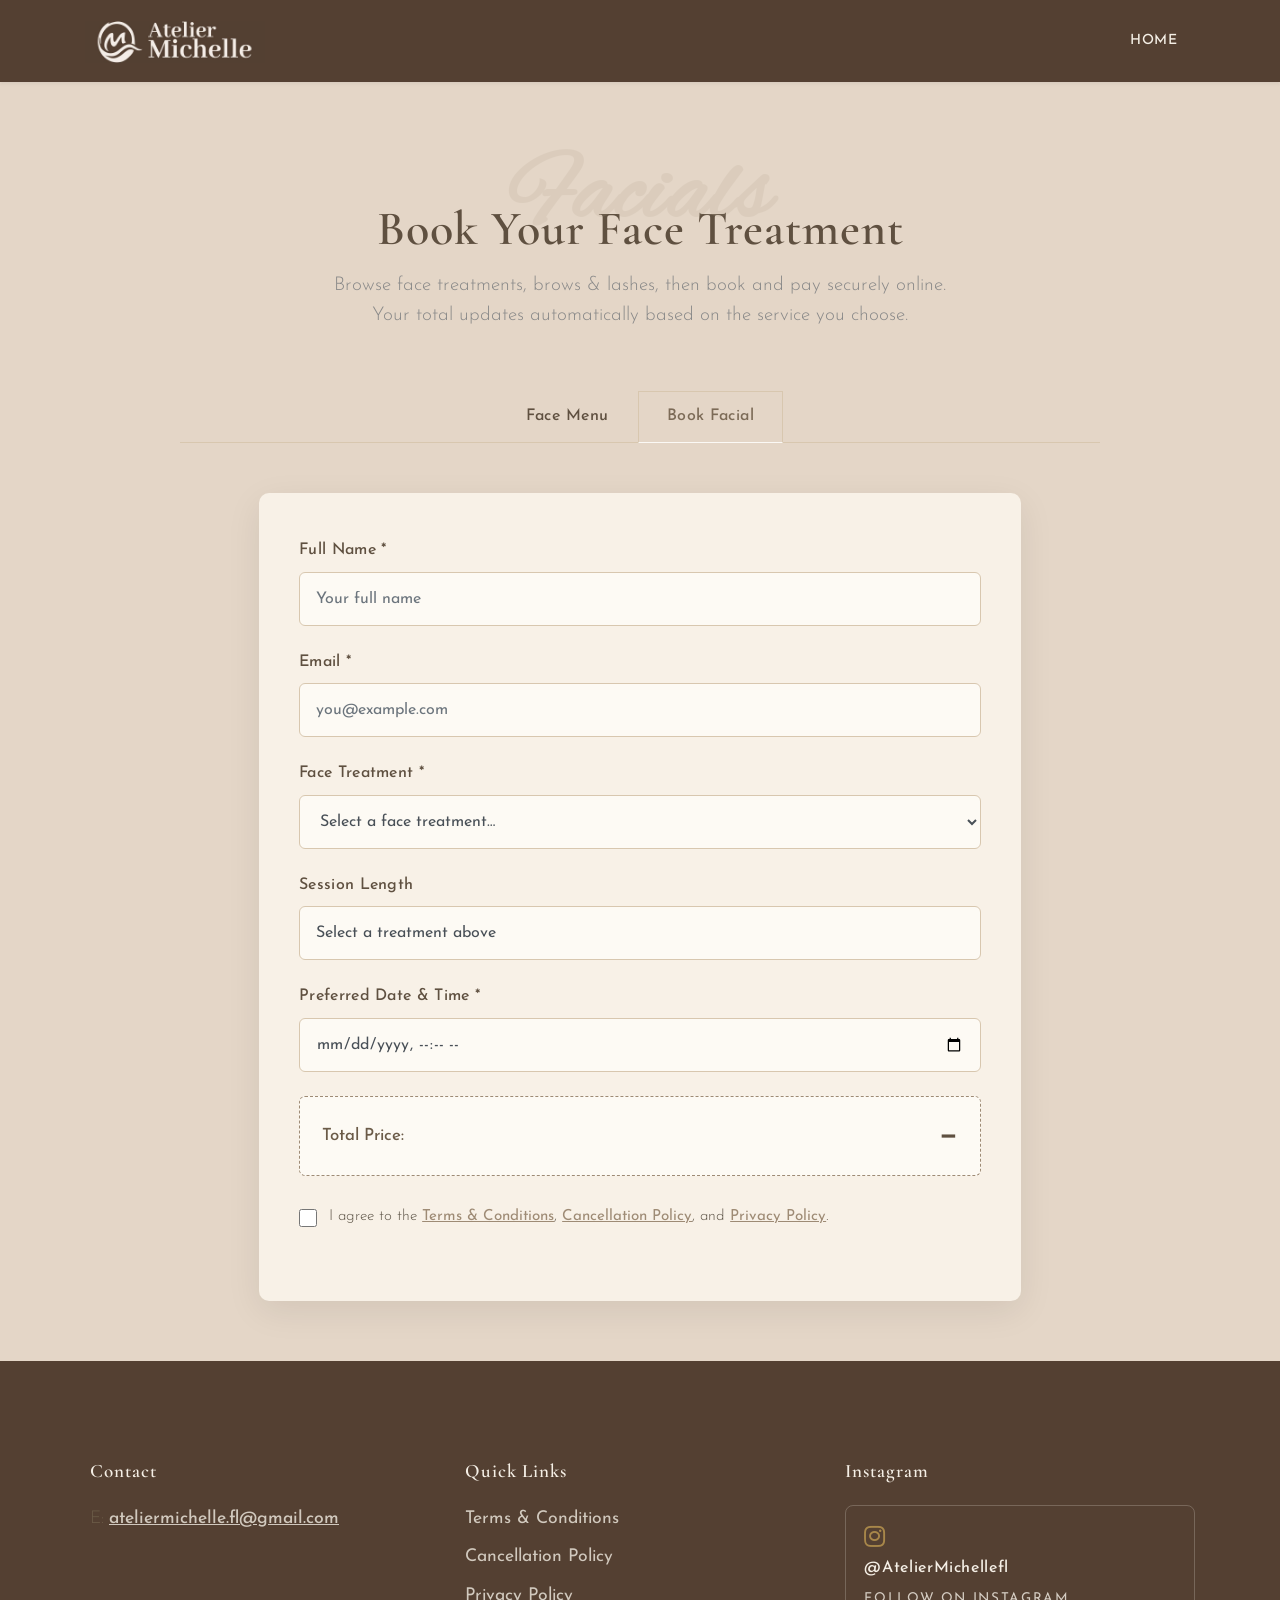
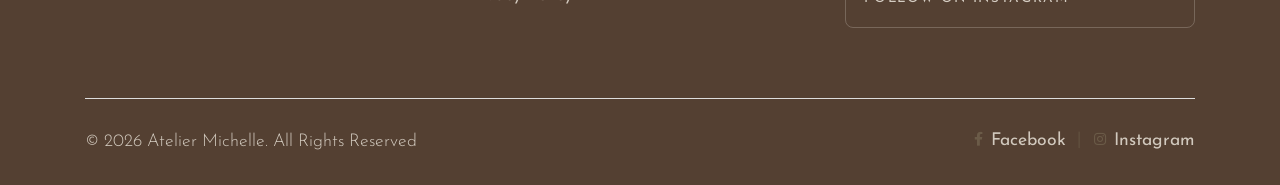
<file: face-treatment-booking.html>
<!DOCTYPE html>
<!-- Spa Magic - Spa & Beauty Salon Landing Page Template design design by Jthemes (http://www.jthemes.net) -->
<!--[if lt IE 7 ]><html class="ie ie6" lang="en"> <![endif]-->
<!--[if IE 7 ]><html class="ie ie7" lang="en"> <![endif]-->
<!--[if IE 8 ]><html class="ie ie8" lang="en"> <![endif]-->
<!--[if (gte IE 9)|!(IE)]><!-->
<html lang="en">



	<head>
		<!-- Google tag (gtag.js) -->
		<script async src="https://www.googletagmanager.com/gtag/js?id=G-VBDGEG4ZSK"></script>
		<script>
		  window.dataLayer = window.dataLayer || [];
		  function gtag(){dataLayer.push(arguments);}
		  gtag('js', new Date());

		  gtag('config', 'G-VBDGEG4ZSK');
		</script>

		<meta charset="utf-8">
		<meta http-equiv="X-UA-Compatible" content="IE=edge"/>
		<meta name="author" content="Jthemes"/>	
		<meta name="description" content="Atelier Michelle - Book Facials &amp; Face Treatments"/>
		<meta name="keywords" content="Jthemes, Beauty, Cosmetic, Girly, Health, Healthy Care, Massage, Make Up, Salon, Spa, Skincare, Wellness">	
		<meta name="viewport" content="width=device-width, initial-scale=1.0"/>
				
		<!-- SITE TITLE -->
		<title>Face Treatment Booking (Facials) | Atelier Michelle</title>
									
		<!-- FAVICON AND TOUCH ICONS -->
		<link rel="shortcut icon" href="images/favicon.ico" type="image/x-icon">
		<link rel="icon" href="images/favicon.ico" type="image/x-icon">
		<link rel="apple-touch-icon" sizes="152x152" href="images/apple-touch-icon-152x152.png">
		<link rel="apple-touch-icon" sizes="120x120" href="images/apple-touch-icon-120x120.png">
		<link rel="apple-touch-icon" sizes="76x76" href="images/apple-touch-icon-76x76.png">
		<link rel="apple-touch-icon" href="images/apple-touch-icon.png">
		<link rel="icon" href="images/apple-touch-icon.png" type="image/x-icon">

		<!-- GOOGLE FONTS -->
		<link rel="preconnect" href="https://fonts.googleapis.com">
		<link rel="preconnect" href="https://fonts.gstatic.com" crossorigin>
		<link href="https://fonts.googleapis.com/css2?family=Cormorant+Garamond:wght@400;600&family=Josefin+Sans:wght@300;400&display=swap" rel="stylesheet">
		<link href="https://fonts.googleapis.com/css2?family=Alex+Brush&display=swap" rel="stylesheet">

		<!-- BOOTSTRAP CSS -->
		<link href="css/bootstrap.min.css" rel="stylesheet">
				
		<!-- FONT ICONS -->
		<link href="https://use.fontawesome.com/releases/v5.11.0/css/all.css" rel="stylesheet" crossorigin="anonymous">		
		<link href="css/flaticon.css" rel="stylesheet">

		<!-- PLUGINS STYLESHEET (booking page only needs the menu) -->
		<link href="css/menu.css" rel="stylesheet">	
		<link id="effect" href="css/dropdown-effects/fade-down.css" media="all" rel="stylesheet">
	
		<!-- TEMPLATE CSS -->
		<link href="css/pink-theme.css" rel="stylesheet">

		<!-- RESPONSIVE CSS -->
		<link href="css/responsive.css" rel="stylesheet">

		<!-- ATELIER MICHELLE BRAND TYPOGRAPHY -->
		<link href="css/atelier-brand.css" rel="stylesheet">

		<!-- Hide the preloader as soon as the DOM is ready (do not wait for PayPal) -->
		<style>
			#loader-wrapper.am-hide {
				opacity: 0 !important;
				visibility: hidden !important;
				pointer-events: none !important;
				transition: opacity .25s ease, visibility .25s ease;
			}
		</style>
		<script>
			(function () {
				function hideLoader() {
					var el = document.getElementById("loader-wrapper");
					if (!el || el.classList.contains("am-hide")) return;
					el.classList.add("am-hide");
					setTimeout(function () { el.style.display = "none"; }, 300);
				}
				if (document.readyState === "loading") {
					document.addEventListener("DOMContentLoaded", hideLoader);
				} else {
					hideLoader();
				}
				/* Hard fallback so a stalled third-party script never traps visitors */
				setTimeout(hideLoader, 800);
			})();
		</script>

		<!-- BOOKING PAGE STYLES -->
		<style>
			/* Bootstrap tabs — branded to match the taupe palette (no new class names) */
			.booking-section .nav-tabs {
				border-bottom: 1px solid #d8c7af;
			}
			.booking-section .nav-tabs .nav-link {
				color: #5f5040;
				font-weight: 500;
				letter-spacing: .5px;
				border: 1px solid transparent;
				border-radius: 0;
				padding: 12px 28px;
			}
			.booking-section .nav-tabs .nav-link:hover {
				border-color: transparent transparent #d8c7af;
				color: #7c6b57;
			}
			.booking-section .nav-tabs .nav-link.active {
				color: #7c6b57;
				background-color: transparent;
				border-color: #d8c7af #d8c7af #fbf9f5;
			}

			.booking-card {
				background: #f8f1e7;
				border-radius: 10px;
				box-shadow: 0 10px 35px rgba(0, 0, 0, .08);
				padding: 45px 40px;
			}
			.booking-card .form-label {
				display: block;
				font-weight: 500;
				margin-bottom: 8px;
				letter-spacing: .3px;
			}
			.booking-card .form-control,
			.booking-card select.form-control {
				height: 54px;
				background: #fdfaf4;
				border: 1px solid #d8c7af;
				border-radius: 6px;
				font-size: 1rem;
				padding: 0 16px;
				margin-bottom: 24px;
				width: 100%;
			}
			.booking-card .form-control:focus {
				background: #fffdf8;
				border-color: #9e8b75;
				outline: none;
				box-shadow: 0 0 0 3px rgba(158, 139, 117, .18);
			}
			/* Session length pills */
			.length-options {
				display: flex;
				gap: 12px;
				flex-wrap: wrap;
				margin-bottom: 24px;
			}
			.length-options input[type="radio"] {
				position: absolute;
				opacity: 0;
				pointer-events: none;
			}
			.length-options label {
				flex: 1 1 0;
				min-width: 110px;
				text-align: center;
				padding: 14px 10px;
				border: 2px solid #d8c7af;
				border-radius: 6px;
				background: #fdfaf4;
				cursor: pointer;
				font-weight: 500;
				margin: 0;
				transition: all .2s ease;
				user-select: none;
			}
			.length-options input[type="radio"]:checked + label {
				border-color: #9e8b75;
				background: #9e8b75;
				color: #fff;
			}
			.length-options input[type="radio"]:focus-visible + label {
				box-shadow: 0 0 0 3px rgba(158, 139, 117, .35);
			}
			/* Live price display */
			.price-display {
				display: flex;
				align-items: center;
				justify-content: space-between;
				background: #fdfaf4;
				border: 1px dashed #9e8b75;
				border-radius: 6px;
				padding: 18px 22px;
				margin-bottom: 30px;
			}
			.price-display .price-label {
				font-weight: 500;
				font-size: 1.05rem;
				margin: 0;
			}
			.price-display .price-value {
				font-size: 1.65rem;
				font-weight: 700;
				margin: 0;
			}
			.policy-agree {
				display: flex;
				align-items: flex-start;
				gap: 12px;
				margin: 0 0 28px;
			}
			.policy-agree input[type="checkbox"] {
				flex-shrink: 0;
				width: 18px;
				height: 18px;
				margin-top: 3px;
				accent-color: #9e8b75;
				cursor: pointer;
			}
			.policy-agree label {
				margin: 0;
				font-size: .95rem;
				line-height: 1.45;
				color: #5c5346;
				cursor: pointer;
			}
			.policy-agree a {
				color: #9e8b75;
				text-decoration: underline;
			}
			.policy-agree a:hover {
				color: #7a6b58;
			}
			#paypal-button-container {
				max-width: 420px;
				margin: 0 auto;
				position: relative;
			}
			/* Transparent overlay that intercepts clicks until the form is valid */
			#paypal-guard {
				position: absolute;
				inset: 0;
				z-index: 100;
				cursor: pointer;
				background: transparent;
			}
			/* Success UI */
			#booking-success {
				display: none;
				text-align: center;
				background: #f8f1e7;
				border-radius: 10px;
				box-shadow: 0 10px 35px rgba(0, 0, 0, .08);
				padding: 60px 40px;
			}
			#booking-success .success-icon {
				font-size: 4rem;
				color: #6fbf73;
				margin-bottom: 20px;
			}
			#booking-success .booking-summary {
				max-width: 480px;
				margin: 25px auto 35px;
				text-align: left;
				background: #fdfaf4;
				border-radius: 6px;
				padding: 22px 28px;
			}
			#booking-success .booking-summary p {
				margin-bottom: 8px;
			}
			#booking-success .booking-summary p span {
				font-weight: 600;
			}
			.gcal-btn i {
				margin-right: 8px;
			}
			@media (max-width: 575px) {
				.booking-card { padding: 32px 22px; }
			}
		</style>
	
	</head>




	<body>




		<!-- PRELOADER SPINNER
		============================================= -->	
		<div id="loader-wrapper">
			<div id="loading">
				<div class="cssload-loader">
					<div class="fancy-spinner">
					  	<div class="ring"></div>
					  	<div class="ring"></div>
					  	<div class="dot"></div>
					</div>
				</div>
			</div>
		</div>




		<!-- PAGE CONTENT
		============================================= -->	
		<div id="page" class="page">




			<!-- HEADER
			============================================= -->
			<header id="header" class="header white-menu navbar-dark">
				<div class="header-wrapper">


					<!-- MOBILE HEADER -->
				    <div class="wsmobileheader clearfix">	  	
				    	<span class="smllogo"><a href="index.html"><img class="am-logo" src="images/atelier-michelle-logo-dark.jpg?v=1" width="170" height="39" alt="Atelier Michelle - mobile logo"/></a></span>
				    	<a id="wsnavtoggle" class="wsanimated-arrow"><span></span></a>	
				 	</div>


				 	<!-- NAVIGATION MENU -->
				  	<div class="wsmainfull menu clearfix">
	    				<div class="wsmainwp clearfix">


	    					<!-- LOGO IMAGE -->
	    					<!-- For Retina Ready displays take a image with double the amount of pixels that your image will be displayed (e.g 340 x 100 pixels) -->
	    					<div class="desktoplogo"><a href="index.html" class="logo-black"><img class="am-logo" src="images/atelier-michelle-logo-dark.jpg?v=1" width="170" height="39" alt="Atelier Michelle - header logo"></a></div>
	    					<div class="desktoplogo"><a href="index.html" class="logo-white"><img class="am-logo" src="images/atelier-michelle-logo-dark.jpg?v=1" width="170" height="39" alt="Atelier Michelle - header logo"></a></div>


	    					<!-- MAIN MENU -->
	      					<nav class="wsmenu clearfix">
	        					<ul class="wsmenu-list">


	        						<!-- SIMPLE NAVIGATION LINK -->
							    	<li class="nl-simple" aria-haspopup="true"><a href="index.html">Home</a></li>


								    <!-- DROPDOWN MENU 
						        	<li aria-haspopup="true"><a href="#">Pages <span class="wsarrow"></span></a>
						        		<div class="wsmegamenu clearfix halfmenu">
						              		<div class="container-fluid">
						                		<div class="row">

						                			
									                <ul class="col-lg-6 link-list">	
									                    <li class="fst-li"><a href="about.html">About Us</a></li>					             
									                    <li><a href="services.html">Our Services</a></li>	
									                    <li><a href="service-details.html">Service Details</a></li>
									                    <li><a href="gallery.html">Our Gallery</a></li>
									                    <li><a href="team.html">Our Experts</a></li>
									                    <li><a href="gift-cards.html">Gift Cards</a></li>
									                </ul>

								            
									                <ul class="col-lg-6 link-list">							                  
									                    <li class="fst-li"><a href="pricing.html">Pricing Plans</a></li>	
									                    <li><a href="face-treatment-booking.html">Face Treatment Booking</a></li>
									                    <li><a href="faqs.html">FAQs</a></li>					      
									                    <li><a href="terms.html">Terms & Privacy</a></li>
									                    <li><a href="contacts.html">Contacts</a></li>
									                </ul>

						                		</div>
						              		</div>
						            	</div>
						          	</li>	--> <!-- END DROPDOWN MENU --> 


							    	<!-- MEGAMENU 
						          	<li aria-haspopup="true"><a href="#">Services <span class="wsarrow"></span></a>
	            						<div class="wsmegamenu w-70 clearfix">
	             							<div class="container">
	               								<div class="row">

	               									
	               									<ul class="col-md-12 col-lg-4 link-list">
									                    <li class="title txt-color-01"><p>Massages</p></li>
									                    <li class="fst-li"><a href="#">Hot Stone Massage</a></li>
									                    <li><a href="#">Traditional Thai Massage</a></li>
									                    <li><a href="#">Aromatherapy Massage</a></li>
									                    <li><a href="#">Deep Tissue Massage</a></li>		                             
									                </ul>

									              
	               									<ul class="col-md-12 col-lg-4 link-list">
									                    <li class="title txt-color-01"><p>Therapies</p></li>
									                    <li class="fst-li"><a href="#">Physiotherapy</a></li>					                 
									                    <li><a href="#">Skin & Beauty Care</a></li>
									                    <li><a href="#">Executive Reflexology</a></li>
									                    <li><a href="#">Aroma & Jet Hydro Therapy</a></li>			              
									                </ul>

									         
	               									<ul class="col-md-12 col-lg-4 link-list">
									                    <li class="title txt-color-01"><p>Treatments</p></li>
									                    <li class="fst-li"><a href="#">Spa Ritual Body Scrub</a></li>
									                    <li><a href="#">Deluxe Korean Scrub</a></li>					              
									                    <li><a href="#">Soothing Skin Body Wrap</a></li>
									                    <li><a href="#">Teatox Mud Body Treatment</a></li>
									                </ul>
                
								                </div>  	
								            </div>  
								        </div>  
								    </li>	--> <!-- END MEGAMENU -->


								    <!-- SIMPLE NAVIGATION LINK 
							    	<li class="nl-simple" aria-haspopup="true"><a href="gift-cards.html">Gift Cards</a></li>
								-->

							    	<!-- SIMPLE NAVIGATION LINK 
							    	<li class="nl-simple" aria-haspopup="true"><a href="contacts.html">Contacts</a></li>
								-->


								    <!-- HEADER BOOKING CTAs hidden until license is ready
								    <li class="nl-simple" aria-haspopup="true">
								    	<a href="massage-treatment-booking.html">Book Massage</a>
								    </li>
								    <li class="nl-simple" aria-haspopup="true">
								    	<a href="face-treatment-booking.html" class="active" aria-current="page">Book Face</a>
								    </li>
								    <li class="nl-simple" aria-haspopup="true">
								    	<a href="waxing-treatment-booking.html">Book Wax</a>
								    </li>
								    -->


	        					</ul>
	        				</nav>	<!-- END MAIN MENU -->

	    				</div>
	    			</div>	<!-- END NAVIGATION MENU -->


				</div>     <!-- End header-wrapper -->
			</header>	<!-- END HEADER -->




			<!-- INNER PAGE WRAPPER
			============================================= -->	
			<div class="inner-page-wrapper">

				<!-- BOOKING SECTION
				============================================= -->
				<section id="facial-booking-1" class="bg-color-01 wide-60 booking-section division">				
					<div class="container">


						<!-- SECTION TITLE -->	
						<div class="row">	
							<div class="col-lg-10 offset-lg-1">
								<div class="section-title mb-60 text-center">	

									<!-- Transparent Header -->	
									<h2 class="tra-header txt-color-02">Facials</h2>	

									<!-- Title 	-->	
									<h3 class="h3-xl txt-color-01">Book Your Face Treatment</h3>	

									<!-- Text -->	
									<p class="p-lg txt-color-05">Browse face treatments, brows &amp; lashes, then book and pay securely online.
									   Your total updates automatically based on the service you choose.
									</p>
									
										
								</div>	
							</div>
						</div>


						<!-- BOOKING TABS (Bootstrap nav-tabs — included with the template) -->
						<div class="row">
							<div class="col-lg-10 offset-lg-1">

								<ul class="nav nav-tabs justify-content-center mb-50" role="tablist">
									<li class="nav-item">
										<a class="nav-link" id="tab-services-link" data-toggle="tab" href="#tab-services" role="tab" aria-controls="tab-services" aria-selected="false">Face Menu</a>
									</li>
									<li class="nav-item">
										<a class="nav-link active" id="tab-book-link" data-toggle="tab" href="#tab-book" role="tab" aria-controls="tab-book" aria-selected="true">Book Facial</a>
									</li>
								</ul>

								<div class="tab-content">


									<!-- TAB: BOOK NOW -->
									<div class="tab-pane fade show active" id="tab-book" role="tabpanel" aria-labelledby="tab-book-link">
										<div class="row">
											<div class="col-lg-10 offset-lg-1">


								<!-- BOOKING FORM CARD -->
								<div id="booking-card" class="booking-card">
									<form id="appointment-form" novalidate>

										<!-- Full Name -->
										<label class="form-label txt-color-01" for="client-name">Full Name <span aria-hidden="true">*</span></label>
										<input type="text" id="client-name" name="client-name" class="form-control"
										       placeholder="Your full name" autocomplete="name" required>

										<!-- Email -->
										<label class="form-label txt-color-01" for="client-email">Email <span aria-hidden="true">*</span></label>
										<input type="email" id="client-email" name="email" class="form-control"
										       placeholder="you@example.com" autocomplete="email" required>

										<!-- Type of Session -->
										<label class="form-label txt-color-01" for="session-type">Face Treatment <span aria-hidden="true">*</span></label>
										<select id="session-type" name="session-type" class="form-control" required>
											<option value="" disabled selected>Select a face treatment&hellip;</option>
											<option value="microderm">Microdermabrasion + Jelly Mask — 60 min</option>
											<option value="brow-lamination">Brow Lamination + Tint</option>
											<option value="lash-lift">Lash Lift + Tint</option>
											<option value="brow-wax">Brow Wax + Shape</option>
											<option value="brow-tint">Brow Tint</option>
											<option value="lash-tint">Lash Tint</option>
										</select>

										<!-- Session Length (set by treatment) -->
										<label class="form-label txt-color-01" for="session-length-display">Session Length</label>
										<input type="text" id="session-length-display" class="form-control" value="Select a treatment above" readonly tabindex="-1">
										<input type="hidden" id="session-length" name="session-length" value="" required>

										<!-- Date & Time -->
										<label class="form-label txt-color-01" for="appointment-datetime">Preferred Date &amp; Time <span aria-hidden="true">*</span></label>
										<input type="datetime-local" id="appointment-datetime" name="appointment-datetime"
										       class="form-control" required>

										<!-- Live Total Price -->
										<div class="price-display" aria-live="polite">
											<p class="price-label txt-color-05">Total Price:</p>
											<p class="price-value txt-color-01" id="total-price">&mdash;</p>
										</div>

										<!-- Policy agreement (required before PayPal) -->
										<div class="policy-agree">
											<input type="checkbox" id="policy-agree" name="policy-agree" required>
											<label for="policy-agree">I agree to the <a href="terms.html" target="_blank" rel="noopener noreferrer" onclick="event.stopPropagation()">Terms &amp; Conditions</a>, <a href="cancellation.html" target="_blank" rel="noopener noreferrer" onclick="event.stopPropagation()">Cancellation Policy</a>, and <a href="privacy.html" target="_blank" rel="noopener noreferrer" onclick="event.stopPropagation()">Privacy Policy</a>.</label>
										</div>

									</form>

									<!-- PayPal Smart Buttons -->
									<div id="paypal-button-container">
										<!-- Guard overlay: intercepts clicks and triggers HTML5 validation until the form is valid -->
										<div id="paypal-guard" title="Please complete the form first"></div>
									</div>

								</div>	<!-- END BOOKING FORM CARD -->


								<!-- SUCCESS UI (hidden until payment completes) -->
								<div id="booking-success" role="status">

									<div class="success-icon"><i class="fas fa-check-circle"></i></div>

									<h3 class="h3-sm txt-color-01">Facial Booking Confirmed!</h3>
									<p class="p-lg txt-color-05">Thank you &mdash; your payment was received and your session is booked. A confirmation email is on its way.</p>

									<!-- Booking summary (filled in by JS) -->
									<div class="booking-summary txt-color-05">
										<p><span>Name:</span> <span id="summary-name"></span></p>
										<p><span>Email:</span> <span id="summary-email"></span></p>
										<p><span>Session:</span> <span id="summary-session"></span></p>
										<p><span>Date &amp; Time:</span> <span id="summary-datetime"></span></p>
										<p><span>Amount Paid:</span> <span id="summary-amount"></span></p>
										<p><span>Transaction ID:</span> <span id="summary-txn"></span></p>
									</div>

									<!-- Add to Google Calendar -->
									<a id="gcal-link" href="#" target="_blank" rel="noopener"
									   class="btn btn-md btn-color-02 tra-02-hover gcal-btn">
										<i class="far fa-calendar-plus"></i>Add to Google Calendar
									</a>

								</div>	<!-- END SUCCESS UI -->


											</div>
										</div>
									</div>	<!-- END TAB: BOOK NOW -->


									<!-- TAB: OUR SERVICES -->
									<div class="tab-pane fade" id="tab-services" role="tabpanel" aria-labelledby="tab-services-link">


								<!-- FACE TREATMENTS -->
								<div class="txt-block mb-40">

									<h3 class="h3-md txt-color-01">✨ Face Treatments</h3>

									<h5 class="h5-md txt-color-01">Facials</h5>
									<ul class="txt-list txt-color-05">
										<li class="list-item">
																						<p><strong>Microdermabrasion + Jelly Mask — $79 | 60 min</strong><br>
											   A skin-renewing facial designed to smooth texture, brighten the complexion, and restore hydration with a cooling jelly mask finish.<br>
											   <em>Releases:</em> dullness, buildup, surface congestion
											</p>
										</li>
									</ul>

									<h5 class="h5-md txt-color-01">Brows &amp; Lashes</h5>
									<ul class="txt-list txt-color-05">
										<li class="list-item">
																						<p><strong>Brow Lamination + Tint — $90</strong><br>
											   A sculpting treatment that lifts and defines your natural brows for a fuller, polished appearance.<br>
											   <em>Enhances:</em> shape, symmetry, definition
											</p>
										</li>
										<li class="list-item">
																						<p><strong>Lash Lift + Tint — $90</strong><br>
											   A natural lash enhancement that lifts, curls, and darkens your lashes for a brighter, more open-eye look.<br>
											   <em>Enhances:</em> curl, length, definition
											</p>
										</li>
										<li class="list-item">
																						<p><strong>Brow Wax + Shape — $15</strong><br>
											   Precision shaping to refine your natural brow structure.<br>
											   <em>Releases:</em> unwanted hair, uneven shape
											</p>
										</li>
										<li class="list-item">
																						<p><strong>Brow Tint — $25</strong><br>
											   Customized color enhancement to create a fuller, more defined brow appearance.<br>
											   <em>Enhances:</em> natural brow depth
											</p>
										</li>
										<li class="list-item">
																						<p><strong>Lash Tint — $25</strong><br>
											   Darkens natural lashes for a subtle, effortless enhancement.<br>
											   <em>Feel:</em> naturally beautiful, low-maintenance<br>
											   <em>Enhances:</em> lash visibility and definition
											</p>
										</li>
									</ul>

								</div>



								<!-- SMOOTH SKIN SERVICES -->
								<div class="txt-block mb-40">

									<h3 class="h3-md txt-color-01">✨ Facial Waxing</h3>

									<p class="txt-color-05">Precision waxing to create a smooth, clean finish.</p>
									<p class="txt-color-05"><em>Available areas:</em></p>
									<ul class="simple-list txt-color-05">
										<li>Brows</li>
										<li>Upper lip</li>
										<li>Chin</li>
										<li>Sideburns</li>
									</ul>


								</div>

										<div class="text-center mt-40 mb-20">
											<a class="btn btn-md btn-color-02 tra-01-hover" href="face-treatment-booking.html">Book Facial</a>
										</div>

									</div>	<!-- END TAB: OUR SERVICES -->


								</div>	<!-- END tab-content -->
							</div>
						</div>	<!-- END BOOKING TABS -->
						<!-- Cross-booking links hidden until license is ready
						<p class="p-md txt-color-05 mt-20 text-center">
							Also available:
							<a href="face-treatment-booking.html" class="txt-color-02"><strong>Book Facial</strong></a>
							&nbsp;·&nbsp;
							<a href="waxing-treatment-booking.html" class="txt-color-02"><strong>Book Wax</strong></a>
						</p>
						-->

					</div>	   <!-- End container -->		
				</section>	<!-- END BOOKING SECTION -->




				<!-- FOOTER-4
				============================================= -->
				<footer id="footer-4" class="bg-color-01 footer division">
					<div class="container">


						<!-- FOOTER CONTENT -->
						<div class="row">


							<!-- FOOTER CONTACTS -->
							<div class="col-md-4 col-lg-4">
								<div class="footer-contacts mb-40">
								
									<!-- Title -->
									<h6 class="h6-lg txt-color-01">Contact</h6>

									<!-- Address 
									<p class="txt-color-05">121 King Street, Melbourne,</p> 
									<p class="txt-color-05">Victoria 3000 Australia</p> -->

									<!-- Footer Contacts -->
									<div class="txt-color-05 mt-15">

										<!-- Email -->
										<p class="foo-email">E: <a href="mailto:ateliermichelle.fl@gmail.com">ateliermichelle.fl@gmail.com</a></p>

									

									</div>

								</div>
							</div>


							<!-- FOOTER LINKS -->
							<div class="col-md-4 col-lg-4">
								<div class="footer-links mb-40">
								
									<!-- Title -->
									<h6 class="h6-lg txt-color-01">Quick Links</h6>

									<ul class="txt-color-05 clearfix">
										<li><p><a href="terms.html">Terms &amp; Conditions</a></p></li>
										<li><p><a href="cancellation.html">Cancellation Policy</a></p></li>
										<li><p><a href="privacy.html">Privacy Policy</a></p></li>
									</ul>

									<!-- Footer booking links hidden until license is ready
									<ul class="txt-color-05 clearfix">
										<li><p><a href="face-treatment-booking.html">Book Facials</a></p></li>
										<li><p><a href="massage-treatment-booking.html">Massage Booking</a></p></li>
										<li><p><a href="waxing-treatment-booking.html">Waxing Booking</a></p></li>
									</ul>
									-->

								</div>
							</div>


							<!-- FOOTER IMAGES -->
							<div class="col-md-4 col-lg-4">
								<div class="footer-img mb-40">

									<!-- Title -->
									<h6 class="h6-lg txt-color-01">Instagram</h6>

									<!-- Live feed: paste Behold / SnapWidget / Elfsight embed in .am-ig-feed below.
									     Until then, this CTA links to the profile (template jpgs were empty placeholders). -->
									<div class="am-ig-feed">
										<a class="am-ig-cta" href="https://www.instagram.com/AtelierMichellefl/" target="_blank" rel="noopener noreferrer">
											<span class="am-ig-cta__icon" aria-hidden="true"><i class="fab fa-instagram"></i></span>
											<span class="am-ig-cta__handle">@AtelierMichellefl</span>
											<span class="am-ig-cta__label">Follow on Instagram</span>
										</a>
									</div>

								</div>
							</div>	<!-- END FOOTER IMAGES -->


						</div>	  <!-- END FOOTER CONTENT -->


						<!-- BOTTOM FOOTER -->
						<div class="bottom-footer txt-color-05">
							<div class="row d-flex align-items-center">


								<!-- FOOTER COPYRIGHT -->
								<div class="col-lg-6">
									<div class="footer-copyright">
										<p>&copy; 2026 Atelier Michelle. All Rights Reserved</p>
									</div>
								</div>


								<!-- BOTTOM FOOTER LINKS -->
								<div class="col-lg-6">
									<ul class="bottom-footer-list text-right clearfix">
										<li><p class="first-list-link"><a href="#"><i class="fab fa-facebook-f"></i> Facebook</a></p></li>	
										<li><p class="last-li"><a href="https://www.instagram.com/AtelierMichellefl/"><i class="fab fa-instagram"></i> Instagram</a></p></li>
									
									</ul>
								</div>


							</div>  <!-- End row -->
						</div>	<!-- END BOTTOM FOOTER -->


					</div>	   <!-- End container -->										
				</footer>	<!-- END FOOTER-4 -->




			</div>	<!-- END INNER PAGE WRAPPER -->




		</div>	<!-- END PAGE CONTENT -->




		<!-- EXTERNAL SCRIPTS (lean set for the booking page) -->
		<script src="js/jquery-3.4.1.min.js"></script>
		<script src="js/bootstrap.min.js"></script>
		<script src="js/menu.js"></script>
		<script>
			/* Sticky header scroll class — replaces the unused custom.js plugins */
			jQuery(function ($) {
				$(window).on("scroll", function () {
					if ($(window).scrollTop() > 80) {
						$(".wsmainfull").addClass("scroll");
					} else {
						$(".wsmainfull").removeClass("scroll");
					}
				});
			});
		</script>


		<!-- PAYPAL SDK (async — must not block the page or the preloader)
		=============================================
		Client ID from https://developer.paypal.com/dashboard/applications
		Never put the Client Secret in frontend code. -->
		<script src="https://www.paypal.com/sdk/js?client-id=BAALfWs3-GmVHsjRR3hOSBJnAX2mzQEZyaKtBmqETFDbfGviivnBRw494MtHo7vv3NkxX2-XpAXmAkCWGE&currency=USD&intent=capture" async></script>


		<!-- BOOKING FORM LOGIC
		============================================= -->
		<script>
		(function () {
			"use strict";

			function whenReady(check, callback, attempts) {
				attempts = attempts || 0;
				if (check()) { callback(); return; }
				if (attempts > 120) { callback(); return; } /* ~6s max wait */
				setTimeout(function () { whenReady(check, callback, attempts + 1); }, 50);
			}

			whenReady(function () { return !!window.paypal; }, function () {
				initBooking();
			});

			function initBooking() {

			/* Booking notifications via FormSubmit (no API keys required).
			   First live booking sends an activation email to this inbox — click to confirm. */
			var BOOKING_NOTIFY_EMAIL = "ateliermichelle.fl@gmail.com";
			var BOOKING_CATEGORY = "Face Treatments";

			/* TEMP test charge — set to null to charge real menu prices */
			var PAYPAL_TEST_AMOUNT = null;

			var PRICING = {
				sessions: {
					"microderm":        { label: "Microdermabrasion + Jelly Mask", basePrice: 79, fixedLength: "60" },
					"brow-lamination":  { label: "Brow Lamination + Tint", basePrice: 90, fixedLength: "45" },
					"lash-lift":        { label: "Lash Lift + Tint", basePrice: 90, fixedLength: "45" },
					"brow-wax":         { label: "Brow Wax + Shape", basePrice: 15, fixedLength: "15" },
					"brow-tint":        { label: "Brow Tint", basePrice: 25, fixedLength: "20" },
					"lash-tint":        { label: "Lash Tint", basePrice: 25, fixedLength: "20" }
				},
				lengthMultipliers: {
					"15": 1.0,
					"20": 1.0,
					"45": 1.0,
					"60": 1.0
				}
			};

			/* --- DOM references --- */
			var form        = document.getElementById("appointment-form");
			var nameInput   = document.getElementById("client-name");
			var emailInput  = document.getElementById("client-email");
			var typeSelect  = document.getElementById("session-type");
			var dtInput     = document.getElementById("appointment-datetime");
			var priceEl     = document.getElementById("total-price");
			var guard       = document.getElementById("paypal-guard");
			var bookingCard = document.getElementById("booking-card");
			var successUI   = document.getElementById("booking-success");

			if (!form || !nameInput || !emailInput || !dtInput || !priceEl || !guard) { return; }

			/* Prevent booking in the past: set the datetime-local minimum to now */
			function pad(n) { return String(n).padStart(2, "0"); }
			var now = new Date();
			dtInput.min = now.getFullYear() + "-" + pad(now.getMonth() + 1) + "-" + pad(now.getDate()) +
			              "T" + pad(now.getHours()) + ":" + pad(now.getMinutes());

			/* ==============================================================
			   2. LIVE PRICE CALCULATION
			   ============================================================== */
			var lengthDisplay = document.getElementById("session-length-display");
			var lengthHidden  = document.getElementById("session-length");

			function getSelectedLength() {
				return lengthHidden && lengthHidden.value ? lengthHidden.value : null;
			}

			function syncLengthFromSession() {
				var type = typeSelect.value;
				var session = PRICING.sessions[type];
				if (!session) {
					lengthHidden.value = "";
					lengthDisplay.value = "Select a treatment above";
					return;
				}
				lengthHidden.value = session.fixedLength;
				lengthDisplay.value = session.fixedLength + " min";
			}

			function calculateTotal() {
				var type = typeSelect.value;
				if (!type || !PRICING.sessions[type]) { return null; }
				return Math.round(PRICING.sessions[type].basePrice * 100) / 100;
			}

			function getChargeAmount() {
				var total = calculateTotal();
				if (total === null) { return null; }
				return (PAYPAL_TEST_AMOUNT !== null) ? PAYPAL_TEST_AMOUNT : total;
			}

			function updatePriceDisplay() {
				syncLengthFromSession();
				var total = calculateTotal();
				var charge = getChargeAmount();
				if (total === null) {
					priceEl.textContent = "\u2014";
				} else if (PAYPAL_TEST_AMOUNT !== null) {
					priceEl.textContent = "$" + charge.toFixed(2) + " (test)";
				} else {
					priceEl.textContent = "$" + total.toFixed(2);
				}
			}

			function sendBookingEmail(details) {
				var autoresponse =
					"Hi " + details.client_name + ",\n\n" +
					"Thank you for booking with Atelier Michelle. Your payment was received and your session is confirmed.\n\n" +
					"Category: " + BOOKING_CATEGORY + "\n" +
					"Service: " + details.session + "\n" +
					"Length: " + details.length + "\n" +
					"Date & Time: " + details.datetime + "\n" +
					"Amount Paid: " + details.amount + "\n" +
					"PayPal Transaction: " + details.paypal_txn + "\n\n" +
					"We look forward to seeing you. If you need to reschedule, reply to this email or contact us at " +
					BOOKING_NOTIFY_EMAIL + ".\n\n" +
					"With care,\nAtelier Michelle";

				return fetch("https://formsubmit.co/ajax/" + encodeURIComponent(BOOKING_NOTIFY_EMAIL), {
					method: "POST",
					headers: {
						"Content-Type": "application/json",
						"Accept": "application/json"
					},
					body: JSON.stringify({
						_subject: "New " + BOOKING_CATEGORY + " booking — " + details.session,
						_template: "table",
						_captcha: "false",
						_replyto: details.email,
						_autoresponse: autoresponse,
						email: details.email,
						category: BOOKING_CATEGORY,
						client_name: details.client_name,
						session: details.session,
						length: details.length,
						datetime: details.datetime,
						amount: details.amount,
						paypal_txn: details.paypal_txn
					})
				}).then(function (res) {
					if (!res.ok) { throw new Error("FormSubmit HTTP " + res.status); }
					return res.json();
				});
			}

			form.addEventListener("change", updatePriceDisplay);
			updatePriceDisplay();

			/* ==============================================================
			   3. VALIDATION GUARD FOR PAYPAL BUTTONS
			   ============================================================== */
			function isFormValid() {
				return form.checkValidity() && calculateTotal() !== null;
			}

			function syncGuard() {
				guard.style.display = isFormValid() ? "none" : "block";
			}

			guard.addEventListener("click", function () {
				form.reportValidity();
				syncGuard();
			});

			form.addEventListener("input", syncGuard);
			form.addEventListener("change", syncGuard);
			syncGuard();

			/* ==============================================================
			   4. GOOGLE CALENDAR LINK GENERATOR
			   ============================================================== */
			function toGCalStamp(date) {
				return date.getFullYear() + pad(date.getMonth() + 1) + pad(date.getDate()) +
				       "T" + pad(date.getHours()) + pad(date.getMinutes()) + "00";
			}

			function buildGoogleCalendarUrl(datetimeLocalValue, sessionLabel, lengthMinutes, clientName) {
				var start = new Date(datetimeLocalValue);
				var end   = new Date(start.getTime() + lengthMinutes * 60000);

				var params = new URLSearchParams({
					action:  "TEMPLATE",
					text:    sessionLabel + " (" + lengthMinutes + " min) - Atelier Michelle",
					dates:   toGCalStamp(start) + "/" + toGCalStamp(end),
					details: "Booking for " + clientName + "\n" +
					         "Session: " + sessionLabel + "\n" +
					         "Length: " + lengthMinutes + " minutes\n\n" +
					         "Booked online at Atelier Michelle.",
					location: "Atelier Michelle"
				});

				return "https://calendar.google.com/calendar/render?" + params.toString();
			}

			/* ==============================================================
			   5. PAYPAL SMART BUTTONS
			   ============================================================== */
			function showPayPalFallback() {
				guard.style.display = "none";
				var msg = document.createElement("div");
				msg.setAttribute("role", "alert");
				msg.style.cssText = "background:#f5efe6;border:1px solid #cbbba2;border-radius:6px;" +
					"padding:18px 22px;text-align:center;color:#6b5b48;line-height:1.5;";
				msg.innerHTML = "The payment buttons could not be loaded. This is usually caused by an " +
					"ad&#8209;blocker or privacy extension blocking PayPal.<br>" +
					"Please disable it for this page and refresh, or contact us to book directly.";
				document.getElementById("paypal-button-container").appendChild(msg);
			}

			if (window.paypal) {
				paypal.Buttons({

					onClick: function (data, actions) {
						if (!isFormValid()) {
							form.reportValidity();
							syncGuard();
							return actions.reject();
						}
						return actions.resolve();
					},

					createOrder: function (data, actions) {
						var total   = getChargeAmount();
						var session = PRICING.sessions[typeSelect.value];
						var length  = getSelectedLength();

						return actions.order.create({
							purchase_units: [{
								description: session.label + " - " + length + " min (" + dtInput.value.replace("T", " ") + ")",
								amount: {
									currency_code: "USD",
									value: total.toFixed(2)
								}
							}]
						});
					},

					onApprove: function (data, actions) {
						return actions.order.capture().then(function (details) {
							var session = PRICING.sessions[typeSelect.value];
							var length  = parseInt(getSelectedLength(), 10);
							var total   = getChargeAmount();
							var when    = new Date(dtInput.value);
							var whenLabel = when.toLocaleString([], {
								weekday: "long", year: "numeric", month: "long", day: "numeric",
								hour: "numeric", minute: "2-digit"
							});

							document.getElementById("summary-name").textContent     = nameInput.value;
							document.getElementById("summary-email").textContent    = emailInput.value;
							document.getElementById("summary-session").textContent  = session.label + " (" + length + " min)";
							document.getElementById("summary-datetime").textContent = whenLabel;
							document.getElementById("summary-amount").textContent   = "$" + total.toFixed(2) + " USD";
							document.getElementById("summary-txn").textContent      = details.id;

							document.getElementById("gcal-link").href =
								buildGoogleCalendarUrl(dtInput.value, session.label, length, nameInput.value);

							bookingCard.style.display = "none";
							successUI.style.display   = "block";
							successUI.scrollIntoView({ behavior: "smooth", block: "center" });

							sendBookingEmail({
								client_name: nameInput.value,
								email:       emailInput.value,
								session:     session.label,
								length:      length + " minutes",
								datetime:    whenLabel,
								amount:      "$" + total.toFixed(2) + " USD",
								paypal_txn:  details.id
							}).catch(function (err) {
								console.error("Booking notification email failed:", err);
							});
						});
					},

					onError: function (err) {
						console.error("PayPal error:", err);
						alert("Something went wrong with the payment. Please try again or contact us directly.");
					}

				}).render("#paypal-button-container").catch(function (err) {
					console.error("PayPal buttons failed to render:", err);
					showPayPalFallback();
				});
			} else {
				console.error("PayPal SDK did not load -- check ad-blockers and the client-id in the SDK script tag.");
				showPayPalFallback();
			}

			} /* end initBooking */
		})();
		</script>

		<!-- HTML5 shim, for IE6-8 support of HTML5 elements. All other JS at the end of file. -->
		<!-- [if lt IE 9]>
			<script src="js/html5shiv.js" type="text/javascript"></script>
			<script src="js/respond.min.js" type="text/javascript"></script>
		<![endif] -->




	</body>



</html>
</file>
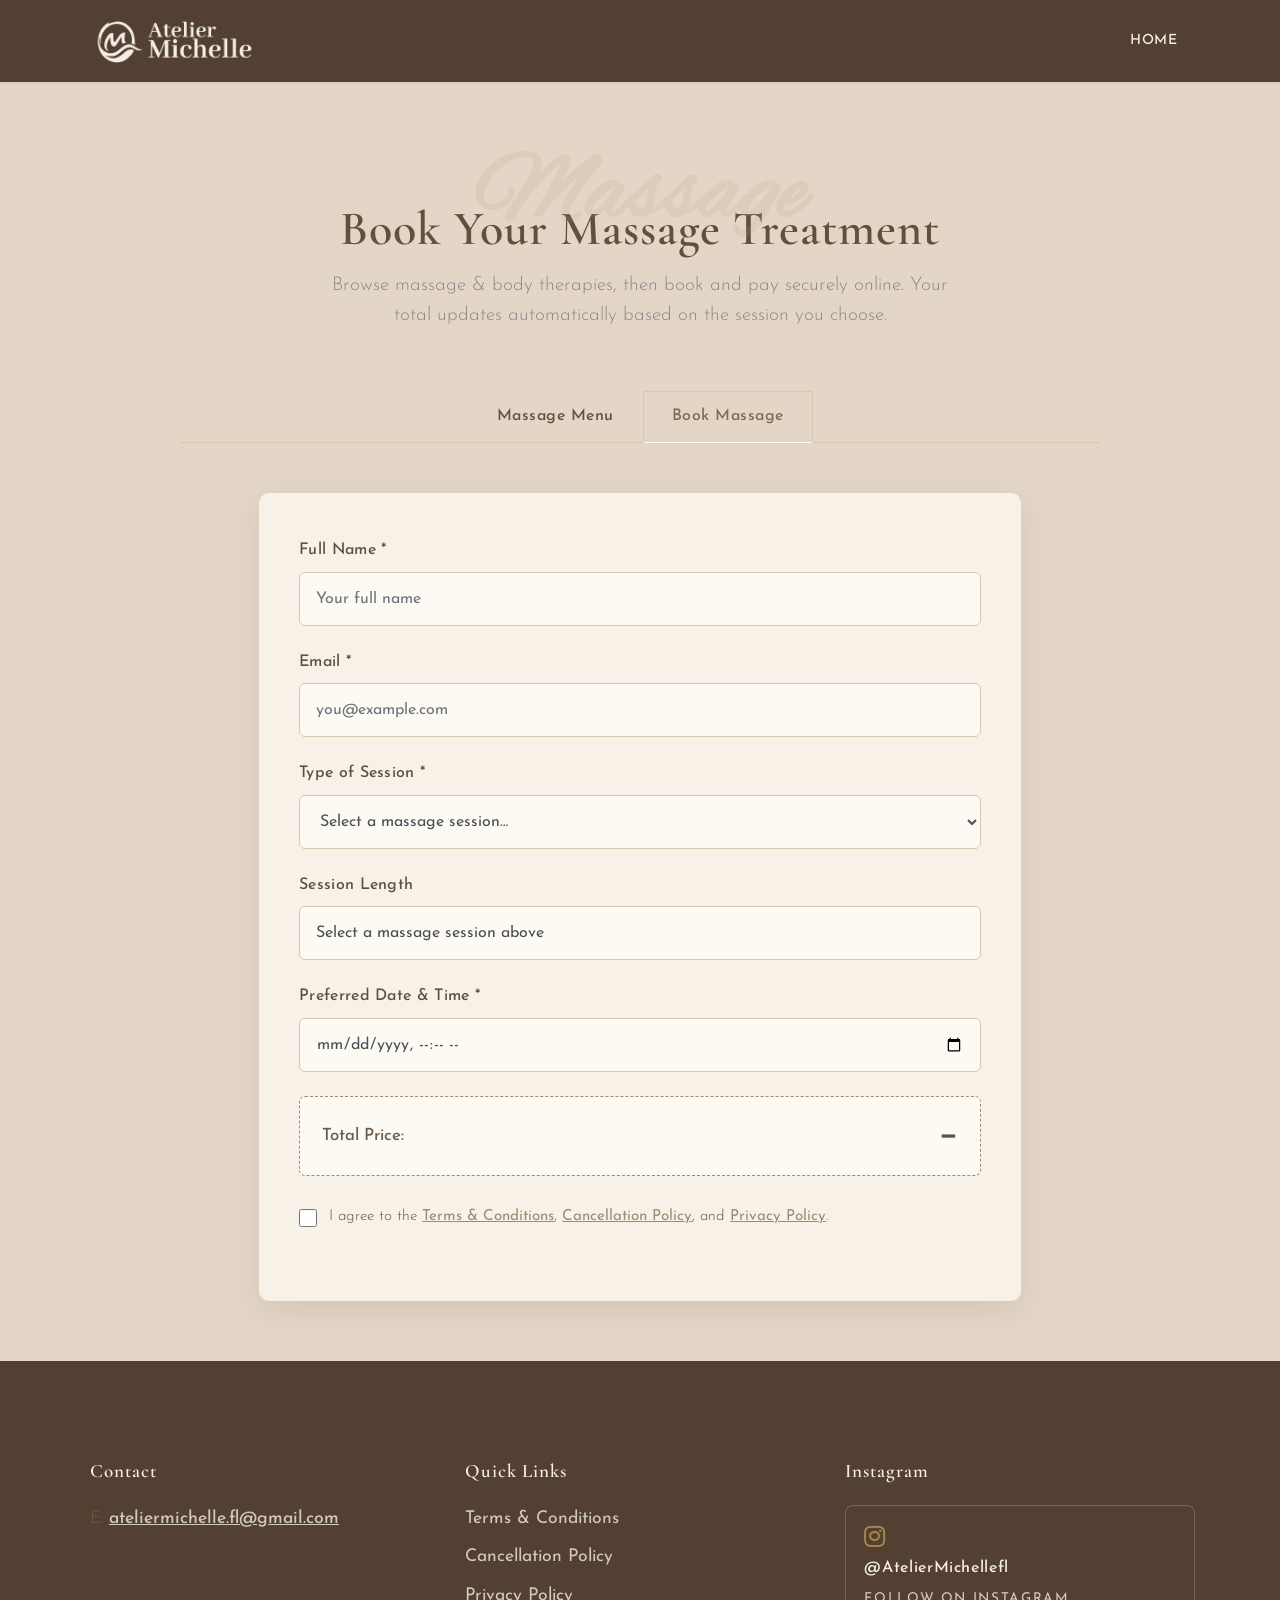
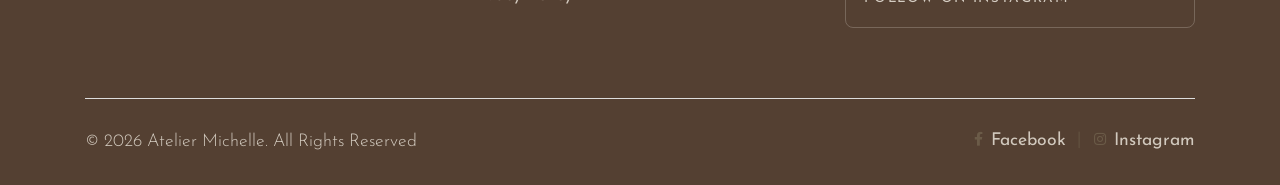
<file: massage-treatment-booking.html>
<!DOCTYPE html>
<!-- Spa Magic - Spa & Beauty Salon Landing Page Template design design by Jthemes (http://www.jthemes.net) -->
<!--[if lt IE 7 ]><html class="ie ie6" lang="en"> <![endif]-->
<!--[if IE 7 ]><html class="ie ie7" lang="en"> <![endif]-->
<!--[if IE 8 ]><html class="ie ie8" lang="en"> <![endif]-->
<!--[if (gte IE 9)|!(IE)]><!-->
<html lang="en">



	<head>
		<!-- Google tag (gtag.js) -->
		<script async src="https://www.googletagmanager.com/gtag/js?id=G-VBDGEG4ZSK"></script>
		<script>
		  window.dataLayer = window.dataLayer || [];
		  function gtag(){dataLayer.push(arguments);}
		  gtag('js', new Date());

		  gtag('config', 'G-VBDGEG4ZSK');
		</script>

		<meta charset="utf-8">
		<meta http-equiv="X-UA-Compatible" content="IE=edge"/>
		<meta name="author" content="Jthemes"/>	
		<meta name="description" content="Atelier Michelle - Massage Booking Form"/>
		<meta name="keywords" content="Jthemes, Beauty, Cosmetic, Girly, Health, Healthy Care, Massage, Make Up, Salon, Spa, Skincare, Wellness">	
		<meta name="viewport" content="width=device-width, initial-scale=1.0"/>
				
		<!-- SITE TITLE -->
		<title>Book Massage | Atelier Michelle</title>
									
		<!-- FAVICON AND TOUCH ICONS -->
		<link rel="shortcut icon" href="images/favicon.ico" type="image/x-icon">
		<link rel="icon" href="images/favicon.ico" type="image/x-icon">
		<link rel="apple-touch-icon" sizes="152x152" href="images/apple-touch-icon-152x152.png">
		<link rel="apple-touch-icon" sizes="120x120" href="images/apple-touch-icon-120x120.png">
		<link rel="apple-touch-icon" sizes="76x76" href="images/apple-touch-icon-76x76.png">
		<link rel="apple-touch-icon" href="images/apple-touch-icon.png">
		<link rel="icon" href="images/apple-touch-icon.png" type="image/x-icon">

		<!-- GOOGLE FONTS -->
		<link rel="preconnect" href="https://fonts.googleapis.com">
		<link rel="preconnect" href="https://fonts.gstatic.com" crossorigin>
		<link href="https://fonts.googleapis.com/css2?family=Cormorant+Garamond:wght@400;600&family=Josefin+Sans:wght@300;400&display=swap" rel="stylesheet">
		<link href="https://fonts.googleapis.com/css2?family=Alex+Brush&display=swap" rel="stylesheet">

		<!-- BOOTSTRAP CSS -->
		<link href="css/bootstrap.min.css" rel="stylesheet">
				
		<!-- FONT ICONS -->
		<link href="https://use.fontawesome.com/releases/v5.11.0/css/all.css" rel="stylesheet" crossorigin="anonymous">		
		<link href="css/flaticon.css" rel="stylesheet">

		<!-- PLUGINS STYLESHEET (booking page only needs the menu) -->
		<link href="css/menu.css" rel="stylesheet">	
		<link id="effect" href="css/dropdown-effects/fade-down.css" media="all" rel="stylesheet">
	
		<!-- TEMPLATE CSS -->
		<link href="css/pink-theme.css" rel="stylesheet">

		<!-- RESPONSIVE CSS -->
		<link href="css/responsive.css" rel="stylesheet">

		<!-- ATELIER MICHELLE BRAND TYPOGRAPHY -->
		<link href="css/atelier-brand.css" rel="stylesheet">

		<!-- Hide the preloader as soon as the DOM is ready (do not wait for PayPal) -->
		<style>
			#loader-wrapper.am-hide {
				opacity: 0 !important;
				visibility: hidden !important;
				pointer-events: none !important;
				transition: opacity .25s ease, visibility .25s ease;
			}
		</style>
		<script>
			(function () {
				function hideLoader() {
					var el = document.getElementById("loader-wrapper");
					if (!el || el.classList.contains("am-hide")) return;
					el.classList.add("am-hide");
					setTimeout(function () { el.style.display = "none"; }, 300);
				}
				if (document.readyState === "loading") {
					document.addEventListener("DOMContentLoaded", hideLoader);
				} else {
					hideLoader();
				}
				/* Hard fallback so a stalled third-party script never traps visitors */
				setTimeout(hideLoader, 800);
			})();
		</script>

		<!-- BOOKING PAGE STYLES -->
		<style>
			/* Bootstrap tabs — branded to match the taupe palette (no new class names) */
			.booking-section .nav-tabs {
				border-bottom: 1px solid #d8c7af;
			}
			.booking-section .nav-tabs .nav-link {
				color: #5f5040;
				font-weight: 500;
				letter-spacing: .5px;
				border: 1px solid transparent;
				border-radius: 0;
				padding: 12px 28px;
			}
			.booking-section .nav-tabs .nav-link:hover {
				border-color: transparent transparent #d8c7af;
				color: #7c6b57;
			}
			.booking-section .nav-tabs .nav-link.active {
				color: #7c6b57;
				background-color: transparent;
				border-color: #d8c7af #d8c7af #fbf9f5;
			}

			.booking-card {
				background: #f8f1e7;
				border-radius: 10px;
				box-shadow: 0 10px 35px rgba(0, 0, 0, .08);
				padding: 45px 40px;
			}
			.booking-card .form-label {
				display: block;
				font-weight: 500;
				margin-bottom: 8px;
				letter-spacing: .3px;
			}
			.booking-card .form-control,
			.booking-card select.form-control {
				height: 54px;
				background: #fdfaf4;
				border: 1px solid #d8c7af;
				border-radius: 6px;
				font-size: 1rem;
				padding: 0 16px;
				margin-bottom: 24px;
				width: 100%;
			}
			.booking-card .form-control:focus {
				background: #fffdf8;
				border-color: #9e8b75;
				outline: none;
				box-shadow: 0 0 0 3px rgba(158, 139, 117, .18);
			}
			/* Session length pills */
			.length-options {
				display: flex;
				gap: 12px;
				flex-wrap: wrap;
				margin-bottom: 24px;
			}
			.length-options input[type="radio"] {
				position: absolute;
				opacity: 0;
				pointer-events: none;
			}
			.length-options label {
				flex: 1 1 0;
				min-width: 110px;
				text-align: center;
				padding: 14px 10px;
				border: 2px solid #d8c7af;
				border-radius: 6px;
				background: #fdfaf4;
				cursor: pointer;
				font-weight: 500;
				margin: 0;
				transition: all .2s ease;
				user-select: none;
			}
			.length-options input[type="radio"]:checked + label {
				border-color: #9e8b75;
				background: #9e8b75;
				color: #fff;
			}
			.length-options input[type="radio"]:focus-visible + label {
				box-shadow: 0 0 0 3px rgba(158, 139, 117, .35);
			}
			/* Live price display */
			.price-display {
				display: flex;
				align-items: center;
				justify-content: space-between;
				background: #fdfaf4;
				border: 1px dashed #9e8b75;
				border-radius: 6px;
				padding: 18px 22px;
				margin-bottom: 30px;
			}
			.price-display .price-label {
				font-weight: 500;
				font-size: 1.05rem;
				margin: 0;
			}
			.price-display .price-value {
				font-size: 1.65rem;
				font-weight: 700;
				margin: 0;
			}
			.policy-agree {
				display: flex;
				align-items: flex-start;
				gap: 12px;
				margin: 0 0 28px;
			}
			.policy-agree input[type="checkbox"] {
				flex-shrink: 0;
				width: 18px;
				height: 18px;
				margin-top: 3px;
				accent-color: #9e8b75;
				cursor: pointer;
			}
			.policy-agree label {
				margin: 0;
				font-size: .95rem;
				line-height: 1.45;
				color: #5c5346;
				cursor: pointer;
			}
			.policy-agree a {
				color: #9e8b75;
				text-decoration: underline;
			}
			.policy-agree a:hover {
				color: #7a6b58;
			}
			#paypal-button-container {
				max-width: 420px;
				margin: 0 auto;
				position: relative;
			}
			/* Transparent overlay that intercepts clicks until the form is valid */
			#paypal-guard {
				position: absolute;
				inset: 0;
				z-index: 100;
				cursor: pointer;
				background: transparent;
			}
			/* Success UI */
			#booking-success {
				display: none;
				text-align: center;
				background: #f8f1e7;
				border-radius: 10px;
				box-shadow: 0 10px 35px rgba(0, 0, 0, .08);
				padding: 60px 40px;
			}
			#booking-success .success-icon {
				font-size: 4rem;
				color: #6fbf73;
				margin-bottom: 20px;
			}
			#booking-success .booking-summary {
				max-width: 480px;
				margin: 25px auto 35px;
				text-align: left;
				background: #fdfaf4;
				border-radius: 6px;
				padding: 22px 28px;
			}
			#booking-success .booking-summary p {
				margin-bottom: 8px;
			}
			#booking-success .booking-summary p span {
				font-weight: 600;
			}
			.gcal-btn i {
				margin-right: 8px;
			}
			@media (max-width: 575px) {
				.booking-card { padding: 32px 22px; }
			}
		</style>
	
	</head>




	<body>




		<!-- PRELOADER SPINNER
		============================================= -->	
		<div id="loader-wrapper">
			<div id="loading">
				<div class="cssload-loader">
					<div class="fancy-spinner">
					  	<div class="ring"></div>
					  	<div class="ring"></div>
					  	<div class="dot"></div>
					</div>
				</div>
			</div>
		</div>




		<!-- PAGE CONTENT
		============================================= -->	
		<div id="page" class="page">




			<!-- HEADER
			============================================= -->
			<header id="header" class="header white-menu navbar-dark">
				<div class="header-wrapper">


					<!-- MOBILE HEADER -->
				    <div class="wsmobileheader clearfix">	  	
				    	<span class="smllogo"><a href="index.html"><img class="am-logo" src="images/atelier-michelle-logo-dark.jpg?v=1" width="170" height="39" alt="Atelier Michelle - mobile logo"/></a></span>
				    	<a id="wsnavtoggle" class="wsanimated-arrow"><span></span></a>	
				 	</div>


				 	<!-- NAVIGATION MENU -->
				  	<div class="wsmainfull menu clearfix">
	    				<div class="wsmainwp clearfix">


	    					<!-- LOGO IMAGE -->
	    					<!-- For Retina Ready displays take a image with double the amount of pixels that your image will be displayed (e.g 340 x 100 pixels) -->
	    					<div class="desktoplogo"><a href="index.html" class="logo-black"><img class="am-logo" src="images/atelier-michelle-logo-dark.jpg?v=1" width="170" height="39" alt="Atelier Michelle - header logo"></a></div>
	    					<div class="desktoplogo"><a href="index.html" class="logo-white"><img class="am-logo" src="images/atelier-michelle-logo-dark.jpg?v=1" width="170" height="39" alt="Atelier Michelle - header logo"></a></div>


	    					<!-- MAIN MENU -->
	      					<nav class="wsmenu clearfix">
	        					<ul class="wsmenu-list">


	        						<!-- SIMPLE NAVIGATION LINK -->
							    	<li class="nl-simple" aria-haspopup="true"><a href="index.html">Home</a></li>


								    <!-- DROPDOWN MENU 
						        	<li aria-haspopup="true"><a href="#">Pages <span class="wsarrow"></span></a>
						        		<div class="wsmegamenu clearfix halfmenu">
						              		<div class="container-fluid">
						                		<div class="row">

						                			
									                <ul class="col-lg-6 link-list">	
									                    <li class="fst-li"><a href="about.html">About Us</a></li>					             
									                    <li><a href="services.html">Our Services</a></li>	
									                    <li><a href="service-details.html">Service Details</a></li>
									                    <li><a href="gallery.html">Our Gallery</a></li>
									                    <li><a href="team.html">Our Experts</a></li>
									                    <li><a href="gift-cards.html">Gift Cards</a></li>
									                </ul>

								            
									                <ul class="col-lg-6 link-list">							                  
									                    <li class="fst-li"><a href="pricing.html">Pricing Plans</a></li>	
									                    <li><a href="face-treatment-booking.html">Face Treatment Booking</a></li>
									                    <li><a href="faqs.html">FAQs</a></li>					      
									                    <li><a href="terms.html">Terms & Privacy</a></li>
									                    <li><a href="contacts.html">Contacts</a></li>
									                </ul>

						                		</div>
						              		</div>
						            	</div>
						          	</li>	--> <!-- END DROPDOWN MENU --> 


							    	<!-- MEGAMENU 
						          	<li aria-haspopup="true"><a href="#">Services <span class="wsarrow"></span></a>
	            						<div class="wsmegamenu w-70 clearfix">
	             							<div class="container">
	               								<div class="row">

	               									
	               									<ul class="col-md-12 col-lg-4 link-list">
									                    <li class="title txt-color-01"><p>Massages</p></li>
									                    <li class="fst-li"><a href="#">Hot Stone Massage</a></li>
									                    <li><a href="#">Traditional Thai Massage</a></li>
									                    <li><a href="#">Aromatherapy Massage</a></li>
									                    <li><a href="#">Deep Tissue Massage</a></li>		                             
									                </ul>

									              
	               									<ul class="col-md-12 col-lg-4 link-list">
									                    <li class="title txt-color-01"><p>Therapies</p></li>
									                    <li class="fst-li"><a href="#">Physiotherapy</a></li>					                 
									                    <li><a href="#">Skin & Beauty Care</a></li>
									                    <li><a href="#">Executive Reflexology</a></li>
									                    <li><a href="#">Aroma & Jet Hydro Therapy</a></li>			              
									                </ul>

									         
	               									<ul class="col-md-12 col-lg-4 link-list">
									                    <li class="title txt-color-01"><p>Treatments</p></li>
									                    <li class="fst-li"><a href="#">Spa Ritual Body Scrub</a></li>
									                    <li><a href="#">Deluxe Korean Scrub</a></li>					              
									                    <li><a href="#">Soothing Skin Body Wrap</a></li>
									                    <li><a href="#">Teatox Mud Body Treatment</a></li>
									                </ul>
                
								                </div>  	
								            </div>  
								        </div>  
								    </li>	--> <!-- END MEGAMENU -->


								    <!-- SIMPLE NAVIGATION LINK 
							    	<li class="nl-simple" aria-haspopup="true"><a href="gift-cards.html">Gift Cards</a></li>
								-->

							    	<!-- SIMPLE NAVIGATION LINK 
							    	<li class="nl-simple" aria-haspopup="true"><a href="contacts.html">Contacts</a></li>
								-->


								    <!-- HEADER BOOKING CTAs hidden until license is ready
								    <li class="nl-simple" aria-haspopup="true">
								    	<a href="massage-treatment-booking.html" class="active" aria-current="page">Book Massage</a>
								    </li>
								    <li class="nl-simple" aria-haspopup="true">
								    	<a href="face-treatment-booking.html">Book Face</a>
								    </li>
								    <li class="nl-simple" aria-haspopup="true">
								    	<a href="waxing-treatment-booking.html">Book Wax</a>
								    </li>
								    -->


	        					</ul>
	        				</nav>	<!-- END MAIN MENU -->

	    				</div>
	    			</div>	<!-- END NAVIGATION MENU -->


				</div>     <!-- End header-wrapper -->
			</header>	<!-- END HEADER -->




			<!-- INNER PAGE WRAPPER
			============================================= -->	
			<div class="inner-page-wrapper">



				<!-- BOOKING SECTION
				============================================= -->
				<section id="massage-treatment-booking-1" class="bg-color-01 wide-60 booking-section division">				
					<div class="container">


						<!-- SECTION TITLE -->	
						<div class="row">	
							<div class="col-lg-10 offset-lg-1">
								<div class="section-title mb-60 text-center">	

									<!-- Transparent Header -->	
									<h2 class="tra-header txt-color-02">Massage</h2>	

									<!-- Title 	-->	
									<h3 class="h3-xl txt-color-01">Book Your Massage Treatment</h3>	

									<!-- Text -->	
									<p class="p-lg txt-color-05">Browse massage &amp; body therapies, then book and pay securely online. 
									   Your total updates automatically based on the session you choose.
									</p>
								
								</div>	
							</div>
						</div>


						<!-- BOOKING TABS (Bootstrap nav-tabs — included with the template) -->
						<div class="row">
							<div class="col-lg-10 offset-lg-1">

								<ul class="nav nav-tabs justify-content-center mb-50" role="tablist">
									<li class="nav-item">
										<a class="nav-link" id="tab-services-link" data-toggle="tab" href="#tab-services" role="tab" aria-controls="tab-services" aria-selected="false">Massage Menu</a>
									</li>
									<li class="nav-item">
										<a class="nav-link active" id="tab-book-link" data-toggle="tab" href="#tab-book" role="tab" aria-controls="tab-book" aria-selected="true">Book Massage</a>
									</li>
								</ul>

								<div class="tab-content">


									<!-- TAB: BOOK NOW -->
									<div class="tab-pane fade show active" id="tab-book" role="tabpanel" aria-labelledby="tab-book-link">
										<div class="row">
											<div class="col-lg-10 offset-lg-1">


								<!-- BOOKING FORM CARD -->
								<div id="booking-card" class="booking-card">
									<form id="appointment-form" novalidate>

										<!-- Full Name -->
										<label class="form-label txt-color-01" for="client-name">Full Name <span aria-hidden="true">*</span></label>
										<input type="text" id="client-name" name="client-name" class="form-control"
										       placeholder="Your full name" autocomplete="name" required>

										<!-- Email -->
										<label class="form-label txt-color-01" for="client-email">Email <span aria-hidden="true">*</span></label>
										<input type="email" id="client-email" name="email" class="form-control"
										       placeholder="you@example.com" autocomplete="email" required>

										<!-- Type of Session -->
										<label class="form-label txt-color-01" for="session-type">Type of Session <span aria-hidden="true">*</span></label>
										<select id="session-type" name="session-type" class="form-control" required>
											<option value="" disabled selected>Select a massage session&hellip;</option>
											<option value="deep-tissue-60">Deep Tissue Massage — 60 min</option>
											<option value="deep-tissue-90">Deep Tissue Massage — 90 min</option>
											<option value="lymphatic">Lymphatic Drainage Massage — 30 min</option>
											<option value="aromatouch">AromaTouch Technique — 45 min</option>
											<option value="access-bars">Access Bars — 60 min</option>
										</select>

										<!-- Session Length (set by massage type) -->
										<label class="form-label txt-color-01" for="session-length-display">Session Length</label>
										<input type="text" id="session-length-display" class="form-control" value="Select a massage session above" readonly tabindex="-1">
										<input type="hidden" id="session-length" name="session-length" value="" required>

										<!-- Date & Time -->
										<label class="form-label txt-color-01" for="appointment-datetime">Preferred Date &amp; Time <span aria-hidden="true">*</span></label>
										<input type="datetime-local" id="appointment-datetime" name="appointment-datetime"
										       class="form-control" required>

										<!-- Live Total Price -->
										<div class="price-display" aria-live="polite">
											<p class="price-label txt-color-05">Total Price:</p>
											<p class="price-value txt-color-01" id="total-price">&mdash;</p>
										</div>

										<!-- Policy agreement (required before PayPal) -->
										<div class="policy-agree">
											<input type="checkbox" id="policy-agree" name="policy-agree" required>
											<label for="policy-agree">I agree to the <a href="terms.html" target="_blank" rel="noopener noreferrer" onclick="event.stopPropagation()">Terms &amp; Conditions</a>, <a href="cancellation.html" target="_blank" rel="noopener noreferrer" onclick="event.stopPropagation()">Cancellation Policy</a>, and <a href="privacy.html" target="_blank" rel="noopener noreferrer" onclick="event.stopPropagation()">Privacy Policy</a>.</label>
										</div>

									</form>

									<!-- PayPal Smart Buttons -->
									<div id="paypal-button-container">
										<!-- Guard overlay: intercepts clicks and triggers HTML5 validation until the form is valid -->
										<div id="paypal-guard" title="Please complete the form first"></div>
									</div>

								</div>	<!-- END BOOKING FORM CARD -->


								<!-- SUCCESS UI (hidden until payment completes) -->
								<div id="booking-success" role="status">

									<div class="success-icon"><i class="fas fa-check-circle"></i></div>

									<h3 class="h3-sm txt-color-01">Massage Booking Confirmed!</h3>
									<p class="p-lg txt-color-05">Thank you &mdash; your payment was received and your session is booked. A confirmation email is on its way.</p>

									<!-- Booking summary (filled in by JS) -->
									<div class="booking-summary txt-color-05">
										<p><span>Name:</span> <span id="summary-name"></span></p>
										<p><span>Email:</span> <span id="summary-email"></span></p>
										<p><span>Session:</span> <span id="summary-session"></span></p>
										<p><span>Date &amp; Time:</span> <span id="summary-datetime"></span></p>
										<p><span>Amount Paid:</span> <span id="summary-amount"></span></p>
										<p><span>Transaction ID:</span> <span id="summary-txn"></span></p>
									</div>

									<!-- Add to Google Calendar -->
									<a id="gcal-link" href="#" target="_blank" rel="noopener"
									   class="btn btn-md btn-color-02 tra-02-hover gcal-btn">
										<i class="far fa-calendar-plus"></i>Add to Google Calendar
									</a>

								</div>	<!-- END SUCCESS UI -->


											</div>
										</div>
									</div>	<!-- END TAB: BOOK NOW -->


									<!-- TAB: OUR SERVICES -->
									<div class="tab-pane fade" id="tab-services" role="tabpanel" aria-labelledby="tab-services-link">



								<!-- BODY TREATMENTS -->
								<div class="txt-block mb-40">

									<h3 class="h3-md txt-color-01">✨ Body Treatments</h3>

									<h5 class="h5-md txt-color-01">Massage &amp; Body Therapies</h5>
									<ul class="txt-list txt-color-05">
										<li class="list-item">
																						<p><strong>Deep Tissue Massage — $99 | 60 min</strong><br>
											   A therapeutic massage focused on releasing deep muscle tension and restoring mobility.<br>
											   <em>Feel:</em> grounded, relieved, renewed<br>
											   <em>Releases:</em> knots, tight muscles, stress buildup
											</p>
										</li>
										<li class="list-item">
																						<p><strong>Deep Tissue Massage — $129 | 90 min</strong><br>
											   An extended therapeutic experience allowing deeper work, relaxation, and full-body restoration.<br>
											   <em>Feel:</em> deeply relaxed, lighter, restored<br>
											   <em>Releases:</em> chronic tension, fatigue, muscular stress
											</p>
										</li>
										<li class="list-item">
																						<p><strong>Lymphatic Drainage Massage — $69 | 30 min</strong><br>
											   A gentle rhythmic technique designed to support natural fluid movement and relaxation.<br>
											   <em>Feel:</em> light, refreshed, balanced<br>
											   <em>Releases:</em> heaviness, puffiness, tension
											</p>
										</li>
										<li class="list-item">
																						<p><strong>AromaTouch Technique (dōTERRA Essential Oils) — $79 | 45 min</strong><br>
											   A calming essential oil experience designed to relax the body and support emotional balance.<br>
											   <em>Feel:</em> warm, peaceful, grounded<br>
											   <em>Releases:</em> stress, emotional tension, overwhelm
											</p>
										</li>
										<li class="list-item">
																						<p><strong>Access Bars — $79 | 60 min</strong><br>
											   A gentle touch therapy focused on relaxation and mental clarity.<br>
											   <em>Feel:</em> calm, spacious, deeply relaxed<br>
											   <em>Releases:</em> mental tension, overthinking, stress
											</p>
										</li>
									</ul>

									<h5 class="h5-md txt-color-01">Body Enhancements (Add-Ons)</h5>
									<ul class="txt-list txt-color-05">
										<li class="list-item">
																						<p><strong>Bamboo Therapy</strong><br>
											   Warm bamboo tools create rhythmic pressure throughout the body.<br>
											   <em>Feel:</em> deep, flowing, relaxing<br>
											   <em>Releases:</em> muscle tension, tight fascia
											</p>
										</li>
										<li class="list-item">
																						<p><strong>Hot Stones</strong><br>
											   Heated stones provide comforting warmth and deep relaxation.<br>
											   <em>Feel:</em> cozy, heavy, soothing<br>
											   <em>Releases:</em> stress, muscle tension, fatigue
											</p>
										</li>
										<li class="list-item">
																						<p><strong>Cupping Therapy</strong><br>
											   A suction technique that lifts tissue and encourages circulation.<br>
											   <em>Feel:</em> releasing, decompressing, refreshing<br>
											   <em>Releases:</em> tightness, stagnation, muscular tension
											</p>
										</li>
										<li class="list-item">
																						<p><strong>Thai Stretching</strong><br>
											   Assisted stretching techniques that improve flexibility and body awareness.<br>
											   <em>Feel:</em> open, energized, lengthened<br>
											   <em>Releases:</em> stiffness, restricted movement
											</p>
										</li>
									</ul>

								</div>



										<div class="text-center mt-40 mb-20">
											<a class="btn btn-md btn-color-02 tra-01-hover" href="massage-treatment-booking.html">Book Massage</a>
										</div>

									</div>	<!-- END TAB: OUR SERVICES -->


								</div>	<!-- END tab-content -->
							</div>
						</div>	<!-- END BOOKING TABS -->
						<!-- Cross-booking links hidden until license is ready
						<p class="p-md txt-color-05 mt-20 text-center">
							Also available:
							<a href="face-treatment-booking.html" class="txt-color-02"><strong>Book Facial</strong></a>
							&nbsp;·&nbsp;
							<a href="waxing-treatment-booking.html" class="txt-color-02"><strong>Book Wax</strong></a>
						</p>
						-->

					</div>	   <!-- End container -->		
				</section>	<!-- END BOOKING SECTION -->




				<!-- FOOTER-4
				============================================= -->
				<footer id="footer-4" class="bg-color-01 footer division">
					<div class="container">


						<!-- FOOTER CONTENT -->
						<div class="row">


							<!-- FOOTER CONTACTS -->
							<div class="col-md-4 col-lg-4">
								<div class="footer-contacts mb-40">
								
									<!-- Title -->
									<h6 class="h6-lg txt-color-01">Contact</h6>

									<!-- Address 
									<p class="txt-color-05">121 King Street, Melbourne,</p> 
									<p class="txt-color-05">Victoria 3000 Australia</p> -->

									<!-- Footer Contacts -->
									<div class="txt-color-05 mt-15">

										<!-- Email -->
										<p class="foo-email">E: <a href="mailto:ateliermichelle.fl@gmail.com">ateliermichelle.fl@gmail.com</a></p>

				
									</div>

								</div>
							</div>


							<!-- FOOTER LINKS -->
							<div class="col-md-4 col-lg-4">
								<div class="footer-links mb-40">
								
									<!-- Title -->
									<h6 class="h6-lg txt-color-01">Quick Links</h6>

									<ul class="txt-color-05 clearfix">
										<li><p><a href="terms.html">Terms &amp; Conditions</a></p></li>
										<li><p><a href="cancellation.html">Cancellation Policy</a></p></li>
										<li><p><a href="privacy.html">Privacy Policy</a></p></li>
									</ul>

									<!-- Footer booking links hidden until license is ready
									<ul class="txt-color-05 clearfix">
										<li><p><a href="face-treatment-booking.html">Book Facials</a></p></li>
										<li><p><a href="massage-treatment-booking.html">Massage Booking</a></p></li>
										<li><p><a href="waxing-treatment-booking.html">Waxing Booking</a></p></li>
									</ul>
									-->

								</div>
							</div>


							<!-- FOOTER IMAGES -->
							<div class="col-md-4 col-lg-4">
								<div class="footer-img mb-40">

									<!-- Title -->
									<h6 class="h6-lg txt-color-01">Instagram</h6>

									<!-- Live feed: paste Behold / SnapWidget / Elfsight embed in .am-ig-feed below.
									     Until then, this CTA links to the profile (template jpgs were empty placeholders). -->
									<div class="am-ig-feed">
										<a class="am-ig-cta" href="https://www.instagram.com/AtelierMichellefl/" target="_blank" rel="noopener noreferrer">
											<span class="am-ig-cta__icon" aria-hidden="true"><i class="fab fa-instagram"></i></span>
											<span class="am-ig-cta__handle">@AtelierMichellefl</span>
											<span class="am-ig-cta__label">Follow on Instagram</span>
										</a>
									</div>

								</div>
							</div>	<!-- END FOOTER IMAGES -->


						</div>	  <!-- END FOOTER CONTENT -->


						<!-- BOTTOM FOOTER -->
						<div class="bottom-footer txt-color-05">
							<div class="row d-flex align-items-center">


								<!-- FOOTER COPYRIGHT -->
								<div class="col-lg-6">
									<div class="footer-copyright">
										<p>&copy; 2026 Atelier Michelle. All Rights Reserved</p>
									</div>
								</div>


								<!-- BOTTOM FOOTER LINKS -->
								<div class="col-lg-6">
									<ul class="bottom-footer-list text-right clearfix">
										<li><p class="first-list-link"><a href="#"><i class="fab fa-facebook-f"></i> Facebook</a></p></li>	
										<li><p class="last-li"><a href="https://www.instagram.com/AtelierMichellefl/"><i class="fab fa-instagram"></i> Instagram</a></p></li>
					
									</ul>
								</div>


							</div>  <!-- End row -->
						</div>	<!-- END BOTTOM FOOTER -->


					</div>	   <!-- End container -->										
				</footer>	<!-- END FOOTER-4 -->




			</div>	<!-- END INNER PAGE WRAPPER -->




		</div>	<!-- END PAGE CONTENT -->




		<!-- EXTERNAL SCRIPTS (lean set for the booking page) -->
		<script src="js/jquery-3.4.1.min.js"></script>
		<script src="js/bootstrap.min.js"></script>
		<script src="js/menu.js"></script>
		<script>
			/* Sticky header scroll class — replaces the unused custom.js plugins */
			jQuery(function ($) {
				$(window).on("scroll", function () {
					if ($(window).scrollTop() > 80) {
						$(".wsmainfull").addClass("scroll");
					} else {
						$(".wsmainfull").removeClass("scroll");
					}
				});
			});
		</script>


		<!-- PAYPAL SDK (async — must not block the page or the preloader)
		=============================================
		Client ID from https://developer.paypal.com/dashboard/applications
		Never put the Client Secret in frontend code. -->
		<script src="https://www.paypal.com/sdk/js?client-id=BAALfWs3-GmVHsjRR3hOSBJnAX2mzQEZyaKtBmqETFDbfGviivnBRw494MtHo7vv3NkxX2-XpAXmAkCWGE&currency=USD&intent=capture" async></script>


		<!-- BOOKING FORM LOGIC
		============================================= -->
		<script>
		(function () {
			"use strict";

			function whenReady(check, callback, attempts) {
				attempts = attempts || 0;
				if (check()) { callback(); return; }
				if (attempts > 120) { callback(); return; } /* ~6s max wait */
				setTimeout(function () { whenReady(check, callback, attempts + 1); }, 50);
			}

			whenReady(function () { return !!window.paypal; }, function () {
				initBooking();
			});

			function initBooking() {

			/* Booking notifications via FormSubmit (no API keys required).
			   First live booking sends an activation email to this inbox — click to confirm. */
			var BOOKING_NOTIFY_EMAIL = "ateliermichelle.fl@gmail.com";
			var BOOKING_CATEGORY = "Massage Treatments";

			/* TEMP test charge — set to null to charge real menu prices */
			var PAYPAL_TEST_AMOUNT = null;

			var PRICING = {
				sessions: {
					"deep-tissue-60": { label: "Deep Tissue Massage (60 min)", basePrice: 99, fixedLength: "60" },
					"deep-tissue-90": { label: "Deep Tissue Massage (90 min)", basePrice: 129, fixedLength: "90" },
					"lymphatic":      { label: "Lymphatic Drainage Massage (30 min)", basePrice: 69, fixedLength: "30" },
					"aromatouch":     { label: "AromaTouch Technique (45 min)", basePrice: 79, fixedLength: "45" },
					"access-bars":    { label: "Access Bars (60 min)", basePrice: 79, fixedLength: "60" }
				},
				lengthMultipliers: {
					"30":  1.0,
					"45":  1.0,
					"60":  1.0,
					"90":  1.0,
					"120": 1.0
				}
			};

			/* --- DOM references --- */
			var form        = document.getElementById("appointment-form");
			var nameInput   = document.getElementById("client-name");
			var emailInput  = document.getElementById("client-email");
			var typeSelect  = document.getElementById("session-type");
			var dtInput     = document.getElementById("appointment-datetime");
			var priceEl     = document.getElementById("total-price");
			var guard       = document.getElementById("paypal-guard");
			var bookingCard = document.getElementById("booking-card");
			var successUI   = document.getElementById("booking-success");

			if (!form || !nameInput || !emailInput || !dtInput || !priceEl || !guard) { return; }

			/* Prevent booking in the past: set the datetime-local minimum to now */
			function pad(n) { return String(n).padStart(2, "0"); }
			var now = new Date();
			dtInput.min = now.getFullYear() + "-" + pad(now.getMonth() + 1) + "-" + pad(now.getDate()) +
			              "T" + pad(now.getHours()) + ":" + pad(now.getMinutes());

			/* ==============================================================
			   2. LIVE PRICE CALCULATION
			   ============================================================== */
			var lengthDisplay = document.getElementById("session-length-display");
			var lengthHidden  = document.getElementById("session-length");

			function getSelectedLength() {
				return lengthHidden && lengthHidden.value ? lengthHidden.value : null;
			}

			function syncLengthFromSession() {
				var type = typeSelect.value;
				var session = PRICING.sessions[type];
				if (!session) {
					lengthHidden.value = "";
					lengthDisplay.value = "Select a massage session above";
					return;
				}
				lengthHidden.value = session.fixedLength;
				lengthDisplay.value = session.fixedLength + " min";
			}

			function calculateTotal() {
				var type = typeSelect.value;
				if (!type || !PRICING.sessions[type]) { return null; }
				return Math.round(PRICING.sessions[type].basePrice * 100) / 100;
			}

			function getChargeAmount() {
				var total = calculateTotal();
				if (total === null) { return null; }
				return (PAYPAL_TEST_AMOUNT !== null) ? PAYPAL_TEST_AMOUNT : total;
			}

			function updatePriceDisplay() {
				syncLengthFromSession();
				var total = calculateTotal();
				var charge = getChargeAmount();
				if (total === null) {
					priceEl.textContent = "\u2014";
				} else if (PAYPAL_TEST_AMOUNT !== null) {
					priceEl.textContent = "$" + charge.toFixed(2) + " (test)";
				} else {
					priceEl.textContent = "$" + total.toFixed(2);
				}
			}

			function sendBookingEmail(details) {
				var autoresponse =
					"Hi " + details.client_name + ",\n\n" +
					"Thank you for booking with Atelier Michelle. Your payment was received and your session is confirmed.\n\n" +
					"Category: " + BOOKING_CATEGORY + "\n" +
					"Service: " + details.session + "\n" +
					"Length: " + details.length + "\n" +
					"Date & Time: " + details.datetime + "\n" +
					"Amount Paid: " + details.amount + "\n" +
					"PayPal Transaction: " + details.paypal_txn + "\n\n" +
					"We look forward to seeing you. If you need to reschedule, reply to this email or contact us at " +
					BOOKING_NOTIFY_EMAIL + ".\n\n" +
					"With care,\nAtelier Michelle";

				return fetch("https://formsubmit.co/ajax/" + encodeURIComponent(BOOKING_NOTIFY_EMAIL), {
					method: "POST",
					headers: {
						"Content-Type": "application/json",
						"Accept": "application/json"
					},
					body: JSON.stringify({
						_subject: "New " + BOOKING_CATEGORY + " booking — " + details.session,
						_template: "table",
						_captcha: "false",
						_replyto: details.email,
						_autoresponse: autoresponse,
						email: details.email,
						category: BOOKING_CATEGORY,
						client_name: details.client_name,
						session: details.session,
						length: details.length,
						datetime: details.datetime,
						amount: details.amount,
						paypal_txn: details.paypal_txn
					})
				}).then(function (res) {
					if (!res.ok) { throw new Error("FormSubmit HTTP " + res.status); }
					return res.json();
				});
			}

			form.addEventListener("change", updatePriceDisplay);
			updatePriceDisplay();

			/* ==============================================================
			   3. VALIDATION GUARD FOR PAYPAL BUTTONS
			   ============================================================== */
			function isFormValid() {
				return form.checkValidity() && calculateTotal() !== null;
			}

			function syncGuard() {
				guard.style.display = isFormValid() ? "none" : "block";
			}

			guard.addEventListener("click", function () {
				form.reportValidity();
				syncGuard();
			});

			form.addEventListener("input", syncGuard);
			form.addEventListener("change", syncGuard);
			syncGuard();

			/* ==============================================================
			   4. GOOGLE CALENDAR LINK GENERATOR
			   ============================================================== */
			function toGCalStamp(date) {
				return date.getFullYear() + pad(date.getMonth() + 1) + pad(date.getDate()) +
				       "T" + pad(date.getHours()) + pad(date.getMinutes()) + "00";
			}

			function buildGoogleCalendarUrl(datetimeLocalValue, sessionLabel, lengthMinutes, clientName) {
				var start = new Date(datetimeLocalValue);
				var end   = new Date(start.getTime() + lengthMinutes * 60000);

				var params = new URLSearchParams({
					action:  "TEMPLATE",
					text:    sessionLabel + " (" + lengthMinutes + " min) - Atelier Michelle",
					dates:   toGCalStamp(start) + "/" + toGCalStamp(end),
					details: "Booking for " + clientName + "\n" +
					         "Session: " + sessionLabel + "\n" +
					         "Length: " + lengthMinutes + " minutes\n\n" +
					         "Booked online via the Massage Booking Form at Atelier Michelle.",
					location: "Atelier Michelle"
				});

				return "https://calendar.google.com/calendar/render?" + params.toString();
			}

			/* ==============================================================
			   5. PAYPAL SMART BUTTONS
			   ============================================================== */
			function showPayPalFallback() {
				guard.style.display = "none";
				var msg = document.createElement("div");
				msg.setAttribute("role", "alert");
				msg.style.cssText = "background:#f5efe6;border:1px solid #cbbba2;border-radius:6px;" +
					"padding:18px 22px;text-align:center;color:#6b5b48;line-height:1.5;";
				msg.innerHTML = "The payment buttons could not be loaded. This is usually caused by an " +
					"ad&#8209;blocker or privacy extension blocking PayPal.<br>" +
					"Please disable it for this page and refresh, or contact us to book directly.";
				document.getElementById("paypal-button-container").appendChild(msg);
			}

			if (window.paypal) {
				paypal.Buttons({

					onClick: function (data, actions) {
						if (!isFormValid()) {
							form.reportValidity();
							syncGuard();
							return actions.reject();
						}
						return actions.resolve();
					},

					createOrder: function (data, actions) {
						var total   = getChargeAmount();
						var session = PRICING.sessions[typeSelect.value];
						var length  = getSelectedLength();

						return actions.order.create({
							purchase_units: [{
								description: session.label + " - " + length + " min (" + dtInput.value.replace("T", " ") + ")",
								amount: {
									currency_code: "USD",
									value: total.toFixed(2)
								}
							}]
						});
					},

					onApprove: function (data, actions) {
						return actions.order.capture().then(function (details) {
							var session = PRICING.sessions[typeSelect.value];
							var length  = parseInt(getSelectedLength(), 10);
							var total   = getChargeAmount();
							var when    = new Date(dtInput.value);
							var whenLabel = when.toLocaleString([], {
								weekday: "long", year: "numeric", month: "long", day: "numeric",
								hour: "numeric", minute: "2-digit"
							});

							document.getElementById("summary-name").textContent     = nameInput.value;
							document.getElementById("summary-email").textContent    = emailInput.value;
							document.getElementById("summary-session").textContent  = session.label + " (" + length + " min)";
							document.getElementById("summary-datetime").textContent = whenLabel;
							document.getElementById("summary-amount").textContent   = "$" + total.toFixed(2) + " USD";
							document.getElementById("summary-txn").textContent      = details.id;

							document.getElementById("gcal-link").href =
								buildGoogleCalendarUrl(dtInput.value, session.label, length, nameInput.value);

							bookingCard.style.display = "none";
							successUI.style.display   = "block";
							successUI.scrollIntoView({ behavior: "smooth", block: "center" });

							sendBookingEmail({
								client_name: nameInput.value,
								email:       emailInput.value,
								session:     session.label,
								length:      length + " minutes",
								datetime:    whenLabel,
								amount:      "$" + total.toFixed(2) + " USD",
								paypal_txn:  details.id
							}).catch(function (err) {
								console.error("Booking notification email failed:", err);
							});
						});
					},

					onError: function (err) {
						console.error("PayPal error:", err);
						alert("Something went wrong with the payment. Please try again or contact us directly.");
					}

				}).render("#paypal-button-container").catch(function (err) {
					console.error("PayPal buttons failed to render:", err);
					showPayPalFallback();
				});
			} else {
				console.error("PayPal SDK did not load -- check ad-blockers and the client-id in the SDK script tag.");
				showPayPalFallback();
			}

			} /* end initBooking */
		})();
		</script>

		<!-- HTML5 shim, for IE6-8 support of HTML5 elements. All other JS at the end of file. -->
		<!-- [if lt IE 9]>
			<script src="js/html5shiv.js" type="text/javascript"></script>
			<script src="js/respond.min.js" type="text/javascript"></script>
		<![endif] -->




	</body>



</html>
</file>
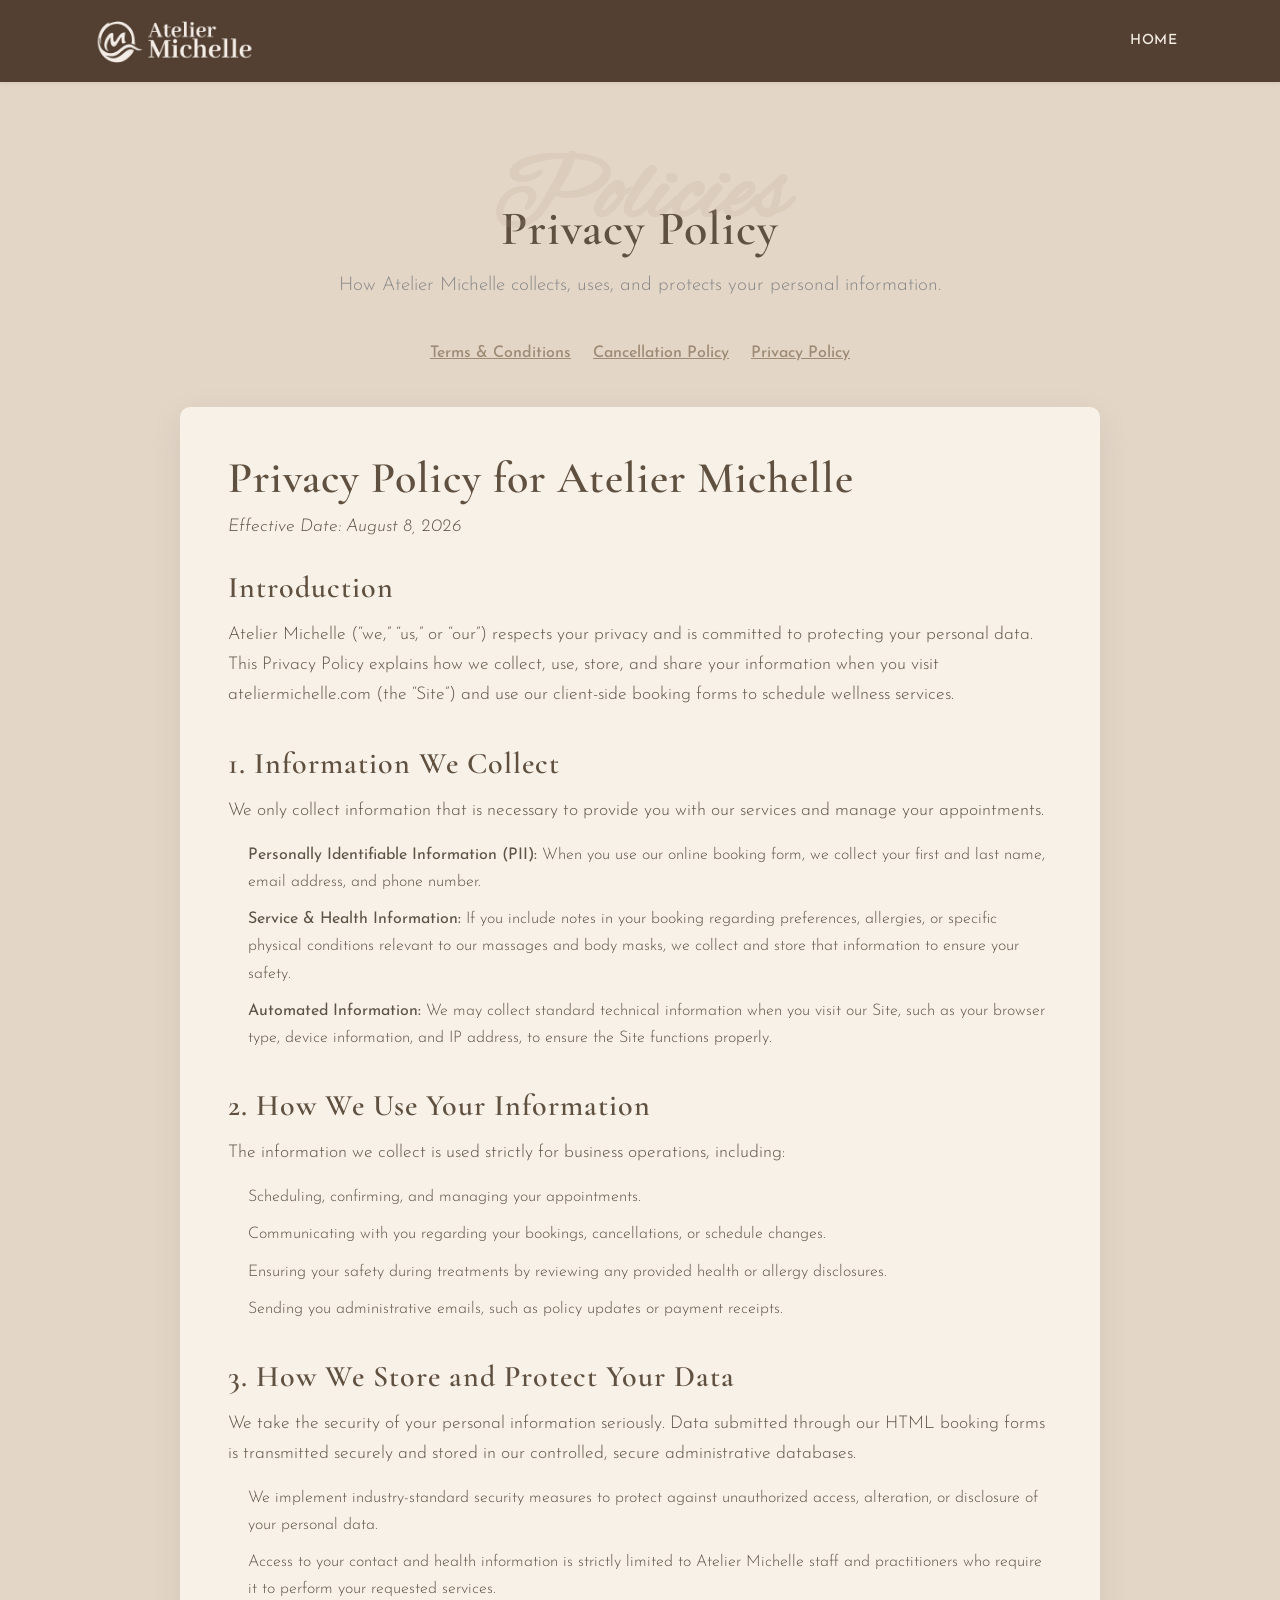
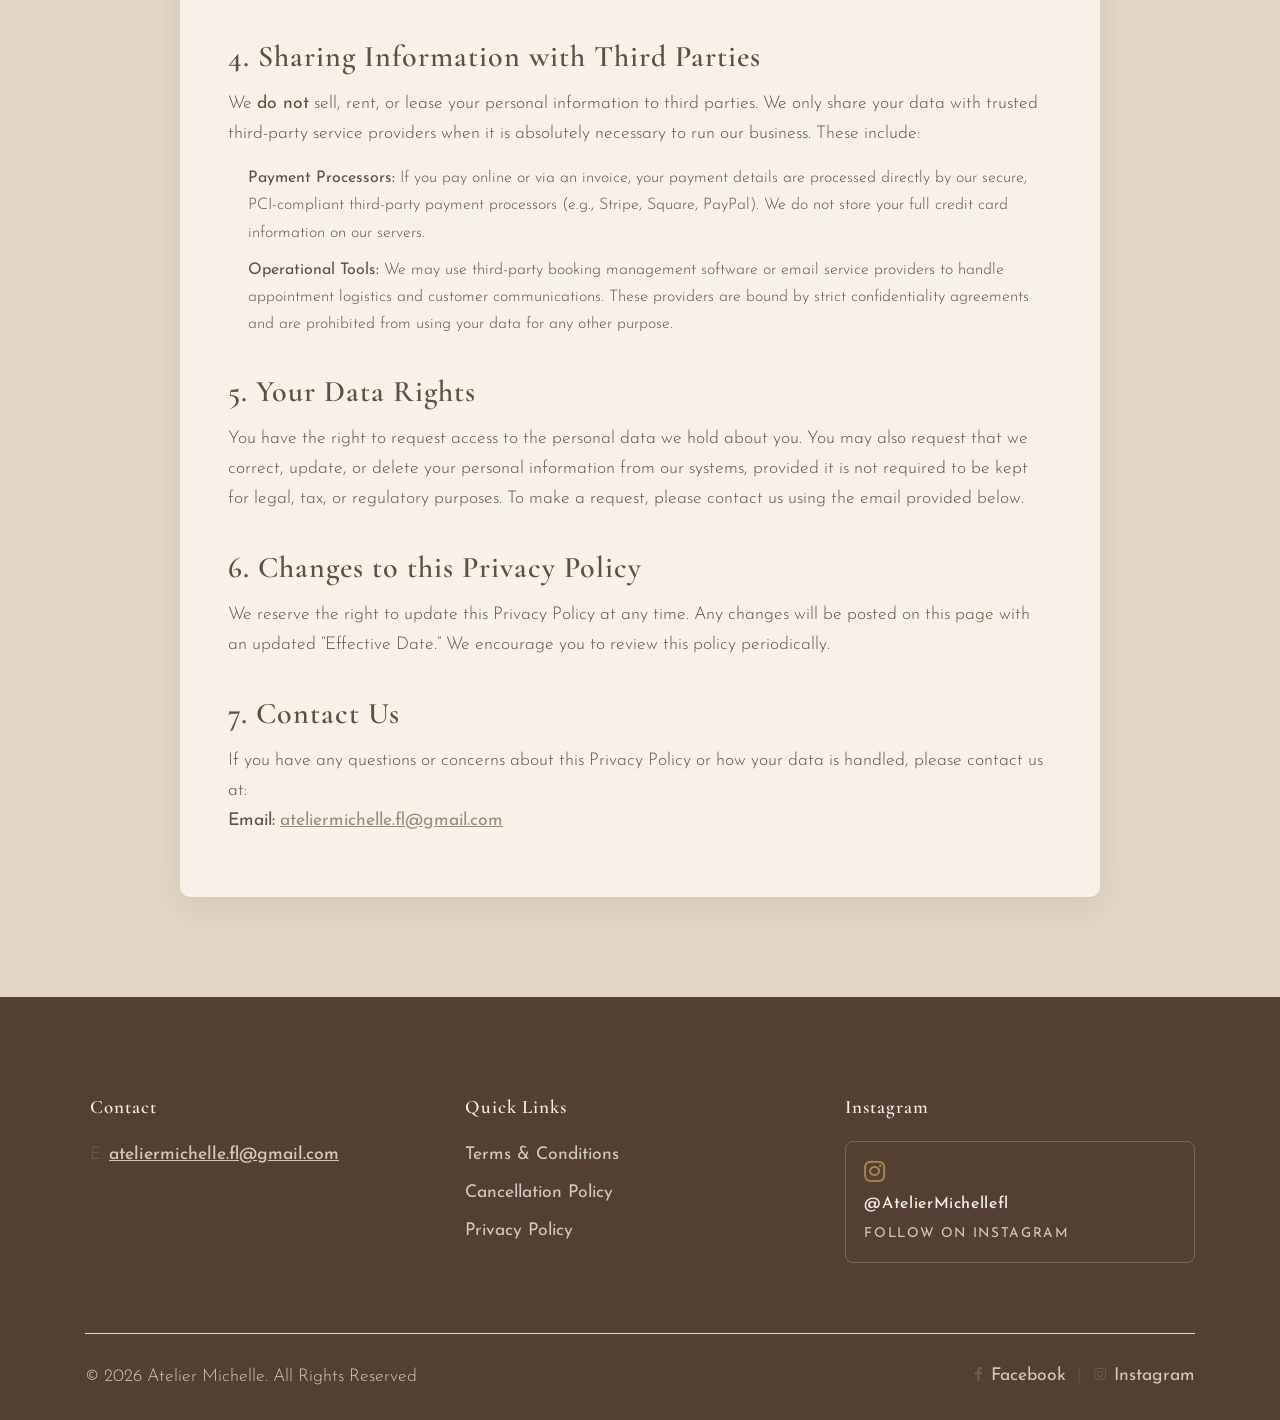
<file: privacy.html>
<!DOCTYPE html>
<!-- Spa Magic - Spa & Beauty Salon Landing Page Template design design by Jthemes (http://www.jthemes.net) -->
<!--[if lt IE 7 ]><html class="ie ie6" lang="en"> <![endif]-->
<!--[if IE 7 ]><html class="ie ie7" lang="en"> <![endif]-->
<!--[if IE 8 ]><html class="ie ie8" lang="en"> <![endif]-->
<!--[if (gte IE 9)|!(IE)]><!-->
<html lang="en">



	<head>
		<!-- Google tag (gtag.js) -->
		<script async src="https://www.googletagmanager.com/gtag/js?id=G-VBDGEG4ZSK"></script>
		<script>
		  window.dataLayer = window.dataLayer || [];
		  function gtag(){dataLayer.push(arguments);}
		  gtag('js', new Date());

		  gtag('config', 'G-VBDGEG4ZSK');
		</script>

		<meta charset="utf-8">
		<meta http-equiv="X-UA-Compatible" content="IE=edge"/>
		<meta name="author" content="Atelier Michelle"/>
		<meta name="description" content="Privacy Policy for Atelier Michelle"/>
		<meta name="keywords" content="Atelier Michelle, Privacy Policy, Spa, Wellness, Booking">
		<meta name="viewport" content="width=device-width, initial-scale=1.0"/>

		<!-- SITE TITLE -->
		<title>Privacy Policy | Atelier Michelle</title>

		<!-- FAVICON AND TOUCH ICONS -->
		<link rel="shortcut icon" href="images/favicon.ico" type="image/x-icon">
		<link rel="icon" href="images/favicon.ico" type="image/x-icon">
		<link rel="apple-touch-icon" sizes="152x152" href="images/apple-touch-icon-152x152.png">
		<link rel="apple-touch-icon" sizes="120x120" href="images/apple-touch-icon-120x120.png">
		<link rel="apple-touch-icon" sizes="76x76" href="images/apple-touch-icon-76x76.png">
		<link rel="apple-touch-icon" href="images/apple-touch-icon.png">
		<link rel="icon" href="images/apple-touch-icon.png" type="image/x-icon">

		<!-- GOOGLE FONTS -->
		<link rel="preconnect" href="https://fonts.googleapis.com">
		<link rel="preconnect" href="https://fonts.gstatic.com" crossorigin>
		<link href="https://fonts.googleapis.com/css2?family=Cormorant+Garamond:wght@400;600&family=Josefin+Sans:wght@300;400&display=swap" rel="stylesheet">
		<link href="https://fonts.googleapis.com/css2?family=Alex+Brush&display=swap" rel="stylesheet">

		<!-- BOOTSTRAP CSS -->
		<link href="css/bootstrap.min.css" rel="stylesheet">

		<!-- FONT ICONS -->
		<link href="https://use.fontawesome.com/releases/v5.11.0/css/all.css" rel="stylesheet" crossorigin="anonymous">
		<link href="css/flaticon.css" rel="stylesheet">

		<!-- PLUGINS STYLESHEET -->
		<link href="css/menu.css" rel="stylesheet">
		<link id="effect" href="css/dropdown-effects/fade-down.css" media="all" rel="stylesheet">

		<!-- TEMPLATE CSS -->
		<link href="css/pink-theme.css" rel="stylesheet">

		<!-- RESPONSIVE CSS -->
		<link href="css/responsive.css" rel="stylesheet">

		<!-- ATELIER MICHELLE BRAND TYPOGRAPHY -->
		<link href="css/atelier-brand.css" rel="stylesheet">

		<style>
			#loader-wrapper.am-hide {
				opacity: 0 !important;
				visibility: hidden !important;
				pointer-events: none !important;
				transition: opacity .25s ease, visibility .25s ease;
			}
			.terms-section .terms-nav {
				display: flex;
				flex-wrap: wrap;
				justify-content: center;
				gap: 10px 22px;
				margin-bottom: 40px;
			}
			.terms-section .terms-nav a {
				color: #9e8b75;
				font-weight: 500;
				text-decoration: underline;
			}
			.terms-section .terms-nav a:hover {
				color: #7a6b58;
			}
			.terms-card {
				background: #f8f1e7;
				border-radius: 10px;
				box-shadow: 0 10px 35px rgba(0, 0, 0, .08);
				padding: 45px 48px;
				margin-bottom: 40px;
			}
			.terms-card h4 {
				margin-top: 36px;
				margin-bottom: 14px;
			}
			.terms-card h4:first-of-type {
				margin-top: 0;
			}
			.terms-card p,
			.terms-card li {
				color: #5c5346;
				line-height: 1.7;
			}
			.terms-card ul {
				padding-left: 1.25rem;
				margin-bottom: 0;
			}
			.terms-card li {
				margin-bottom: 10px;
			}
			.terms-card .terms-updated {
				margin-bottom: 28px;
				font-style: italic;
			}
			.terms-card a {
				color: #9e8b75;
				text-decoration: underline;
			}
			.terms-card a:hover {
				color: #7a6b58;
			}
			@media (max-width: 575px) {
				.terms-card { padding: 32px 22px; }
			}
		</style>
		<script>
			(function () {
				function hideLoader() {
					var el = document.getElementById("loader-wrapper");
					if (!el || el.classList.contains("am-hide")) return;
					el.classList.add("am-hide");
					setTimeout(function () { el.style.display = "none"; }, 300);
				}
				if (document.readyState === "loading") {
					document.addEventListener("DOMContentLoaded", hideLoader);
				} else {
					hideLoader();
				}
				setTimeout(hideLoader, 800);
			})();
		</script>

	</head>




	<body>




		<!-- PRELOADER SPINNER
		============================================= -->
		<div id="loader-wrapper">
			<div id="loading">
				<div class="cssload-loader">
					<div class="fancy-spinner">
					  	<div class="ring"></div>
					  	<div class="ring"></div>
					  	<div class="dot"></div>
					</div>
				</div>
			</div>
		</div>




		<!-- PAGE CONTENT
		============================================= -->
		<div id="page" class="page">




			<!-- HEADER
			============================================= -->
			<header id="header" class="header white-menu navbar-dark">
				<div class="header-wrapper">


					<!-- MOBILE HEADER -->
				    <div class="wsmobileheader clearfix">
				    	<span class="smllogo"><a href="index.html"><img class="am-logo" src="images/atelier-michelle-logo-dark.jpg?v=1" width="170" height="39" alt="Atelier Michelle - mobile logo"/></a></span>
				    	<a id="wsnavtoggle" class="wsanimated-arrow"><span></span></a>
				 	</div>


				 	<!-- NAVIGATION MENU -->
				  	<div class="wsmainfull menu clearfix">
	    				<div class="wsmainwp clearfix">


	    					<!-- LOGO IMAGE -->
	    					<div class="desktoplogo"><a href="index.html" class="logo-black"><img class="am-logo" src="images/atelier-michelle-logo-dark.jpg?v=1" width="170" height="39" alt="Atelier Michelle - header logo"></a></div>
	    					<div class="desktoplogo"><a href="index.html" class="logo-white"><img class="am-logo" src="images/atelier-michelle-logo-dark.jpg?v=1" width="170" height="39" alt="Atelier Michelle - header logo"></a></div>


	    					<!-- MAIN MENU -->
	      					<nav class="wsmenu clearfix">
	        					<ul class="wsmenu-list">


	        						<!-- SIMPLE NAVIGATION LINK -->
							    	<li class="nl-simple" aria-haspopup="true"><a href="index.html">Home</a></li>


								    <!-- HEADER BOOKING CTAs hidden until license is ready
								    <li class="nl-simple" aria-haspopup="true">
								    	<a href="massage-treatment-booking.html">Book Massage</a>
								    </li>
								    <li class="nl-simple" aria-haspopup="true">
								    	<a href="face-treatment-booking.html">Book Face</a>
								    </li>
								    <li class="nl-simple" aria-haspopup="true">
								    	<a href="waxing-treatment-booking.html">Book Wax</a>
								    </li>
								    -->


	        					</ul>
	        				</nav>	<!-- END MAIN MENU -->

	    				</div>
	    			</div>	<!-- END NAVIGATION MENU -->


				</div>     <!-- End header-wrapper -->
			</header>	<!-- END HEADER -->




			<!-- INNER PAGE WRAPPER
			============================================= -->
			<div class="inner-page-wrapper">


				<!-- PRIVACY SECTION
				============================================= -->
				<section id="privacy-1" class="bg-color-01 wide-60 terms-section division">
					<div class="container">


						<!-- SECTION TITLE -->
						<div class="row">
							<div class="col-lg-10 offset-lg-1">
								<div class="section-title mb-40 text-center">

									<h2 class="tra-header txt-color-02">Policies</h2>
									<h3 class="h3-xl txt-color-01">Privacy Policy</h3>
									<p class="p-lg txt-color-05">How Atelier Michelle collects, uses, and protects your personal information.</p>

								</div>
							</div>
						</div>


						<!-- RELATED POLICIES -->
						<nav class="terms-nav" aria-label="Related policies">
							<a href="terms.html">Terms &amp; Conditions</a>
							<a href="cancellation.html">Cancellation Policy</a>
							<a href="privacy.html" aria-current="page">Privacy Policy</a>
						</nav>


						<div class="row">
							<div class="col-lg-10 offset-lg-1">


								<article id="privacy" class="terms-card">

									<h3 class="h3-md txt-color-01">Privacy Policy for Atelier Michelle</h3>
									<p class="terms-updated txt-color-05">Effective Date: August 8, 2026</p>

									<h4 class="h4-xs txt-color-01">Introduction</h4>
									<p>Atelier Michelle (&ldquo;we,&rdquo; &ldquo;us,&rdquo; or &ldquo;our&rdquo;) respects your privacy and is committed to protecting your personal data. This Privacy Policy explains how we collect, use, store, and share your information when you visit ateliermichelle.com (the &ldquo;Site&rdquo;) and use our client-side booking forms to schedule wellness services.</p>

									<h4 class="h4-xs txt-color-01">1. Information We Collect</h4>
									<p>We only collect information that is necessary to provide you with our services and manage your appointments.</p>
									<ul>
										<li><strong>Personally Identifiable Information (PII):</strong> When you use our online booking form, we collect your first and last name, email address, and phone number.</li>
										<li><strong>Service &amp; Health Information:</strong> If you include notes in your booking regarding preferences, allergies, or specific physical conditions relevant to our massages and body masks, we collect and store that information to ensure your safety.</li>
										<li><strong>Automated Information:</strong> We may collect standard technical information when you visit our Site, such as your browser type, device information, and IP address, to ensure the Site functions properly.</li>
									</ul>

									<h4 class="h4-xs txt-color-01">2. How We Use Your Information</h4>
									<p>The information we collect is used strictly for business operations, including:</p>
									<ul>
										<li>Scheduling, confirming, and managing your appointments.</li>
										<li>Communicating with you regarding your bookings, cancellations, or schedule changes.</li>
										<li>Ensuring your safety during treatments by reviewing any provided health or allergy disclosures.</li>
										<li>Sending you administrative emails, such as policy updates or payment receipts.</li>
									</ul>

									<h4 class="h4-xs txt-color-01">3. How We Store and Protect Your Data</h4>
									<p>We take the security of your personal information seriously. Data submitted through our HTML booking forms is transmitted securely and stored in our controlled, secure administrative databases.</p>
									<ul>
										<li>We implement industry-standard security measures to protect against unauthorized access, alteration, or disclosure of your personal data.</li>
										<li>Access to your contact and health information is strictly limited to Atelier Michelle staff and practitioners who require it to perform your requested services.</li>
									</ul>

									<h4 class="h4-xs txt-color-01">4. Sharing Information with Third Parties</h4>
									<p>We <strong>do not</strong> sell, rent, or lease your personal information to third parties. We only share your data with trusted third-party service providers when it is absolutely necessary to run our business. These include:</p>
									<ul>
										<li><strong>Payment Processors:</strong> If you pay online or via an invoice, your payment details are processed directly by our secure, PCI-compliant third-party payment processors (e.g., Stripe, Square, PayPal). We do not store your full credit card information on our servers.</li>
										<li><strong>Operational Tools:</strong> We may use third-party booking management software or email service providers to handle appointment logistics and customer communications. These providers are bound by strict confidentiality agreements and are prohibited from using your data for any other purpose.</li>
									</ul>

									<h4 class="h4-xs txt-color-01">5. Your Data Rights</h4>
									<p>You have the right to request access to the personal data we hold about you. You may also request that we correct, update, or delete your personal information from our systems, provided it is not required to be kept for legal, tax, or regulatory purposes. To make a request, please contact us using the email provided below.</p>

									<h4 class="h4-xs txt-color-01">6. Changes to this Privacy Policy</h4>
									<p>We reserve the right to update this Privacy Policy at any time. Any changes will be posted on this page with an updated &ldquo;Effective Date.&rdquo; We encourage you to review this policy periodically.</p>

									<h4 class="h4-xs txt-color-01">7. Contact Us</h4>
									<p>If you have any questions or concerns about this Privacy Policy or how your data is handled, please contact us at:<br>
									<strong>Email:</strong> <a href="mailto:ateliermichelle.fl@gmail.com">ateliermichelle.fl@gmail.com</a></p>

								</article>


							</div>
						</div>


					</div>	   <!-- End container -->
				</section>	<!-- END PRIVACY SECTION -->




				<!-- FOOTER-4
				============================================= -->
				<footer id="footer-4" class="bg-color-01 footer division">
					<div class="container">


						<!-- FOOTER CONTENT -->
						<div class="row">


							<!-- FOOTER CONTACTS -->
							<div class="col-md-4 col-lg-4">
								<div class="footer-contacts mb-40">

									<!-- Title -->
									<h6 class="h6-lg txt-color-01">Contact</h6>

									<!-- Footer Contacts -->
									<div class="txt-color-05 mt-15">

										<!-- Email -->
										<p class="foo-email">E: <a href="mailto:ateliermichelle.fl@gmail.com">ateliermichelle.fl@gmail.com</a></p>

									</div>

								</div>
							</div>


							<!-- FOOTER LINKS -->
							<div class="col-md-4 col-lg-4">
								<div class="footer-links mb-40">

									<!-- Title -->
									<h6 class="h6-lg txt-color-01">Quick Links</h6>

									<ul class="txt-color-05 clearfix">
										<li><p><a href="terms.html">Terms &amp; Conditions</a></p></li>
										<li><p><a href="cancellation.html">Cancellation Policy</a></p></li>
										<li><p><a href="privacy.html">Privacy Policy</a></p></li>
									</ul>

								</div>
							</div>


							<!-- FOOTER IMAGES -->
							<div class="col-md-4 col-lg-4">
								<div class="footer-img mb-40">

									<!-- Title -->
									<h6 class="h6-lg txt-color-01">Instagram</h6>

									<div class="am-ig-feed">
										<a class="am-ig-cta" href="https://www.instagram.com/AtelierMichellefl/" target="_blank" rel="noopener noreferrer">
											<span class="am-ig-cta__icon" aria-hidden="true"><i class="fab fa-instagram"></i></span>
											<span class="am-ig-cta__handle">@AtelierMichellefl</span>
											<span class="am-ig-cta__label">Follow on Instagram</span>
										</a>
									</div>

								</div>
							</div>	<!-- END FOOTER IMAGES -->


						</div>	  <!-- END FOOTER CONTENT -->


						<!-- BOTTOM FOOTER -->
						<div class="bottom-footer txt-color-05">
							<div class="row d-flex align-items-center">


								<!-- FOOTER COPYRIGHT -->
								<div class="col-lg-6">
									<div class="footer-copyright">
										<p>&copy; 2026 Atelier Michelle. All Rights Reserved</p>
									</div>
								</div>


								<!-- BOTTOM FOOTER LINKS -->
								<div class="col-lg-6">
									<ul class="bottom-footer-list text-right clearfix">
										<li><p class="first-list-link"><a href="#"><i class="fab fa-facebook-f"></i> Facebook</a></p></li>
										<li><p class="last-li"><a href="https://www.instagram.com/AtelierMichellefl/"><i class="fab fa-instagram"></i> Instagram</a></p></li>
									</ul>
								</div>


							</div>  <!-- End row -->
						</div>	<!-- END BOTTOM FOOTER -->


					</div>	   <!-- End container -->
				</footer>	<!-- END FOOTER-4 -->




			</div>	<!-- END INNER PAGE WRAPPER -->




		</div>	<!-- END PAGE CONTENT -->




		<!-- EXTERNAL SCRIPTS -->
		<script src="js/jquery-3.4.1.min.js"></script>
		<script src="js/bootstrap.min.js"></script>
		<script src="js/menu.js"></script>
		<script>
			jQuery(function ($) {
				$(window).on("scroll", function () {
					if ($(window).scrollTop() > 80) {
						$(".wsmainfull").addClass("scroll");
					} else {
						$(".wsmainfull").removeClass("scroll");
					}
				});
			});
		</script>

	</body>
</html>
</file>
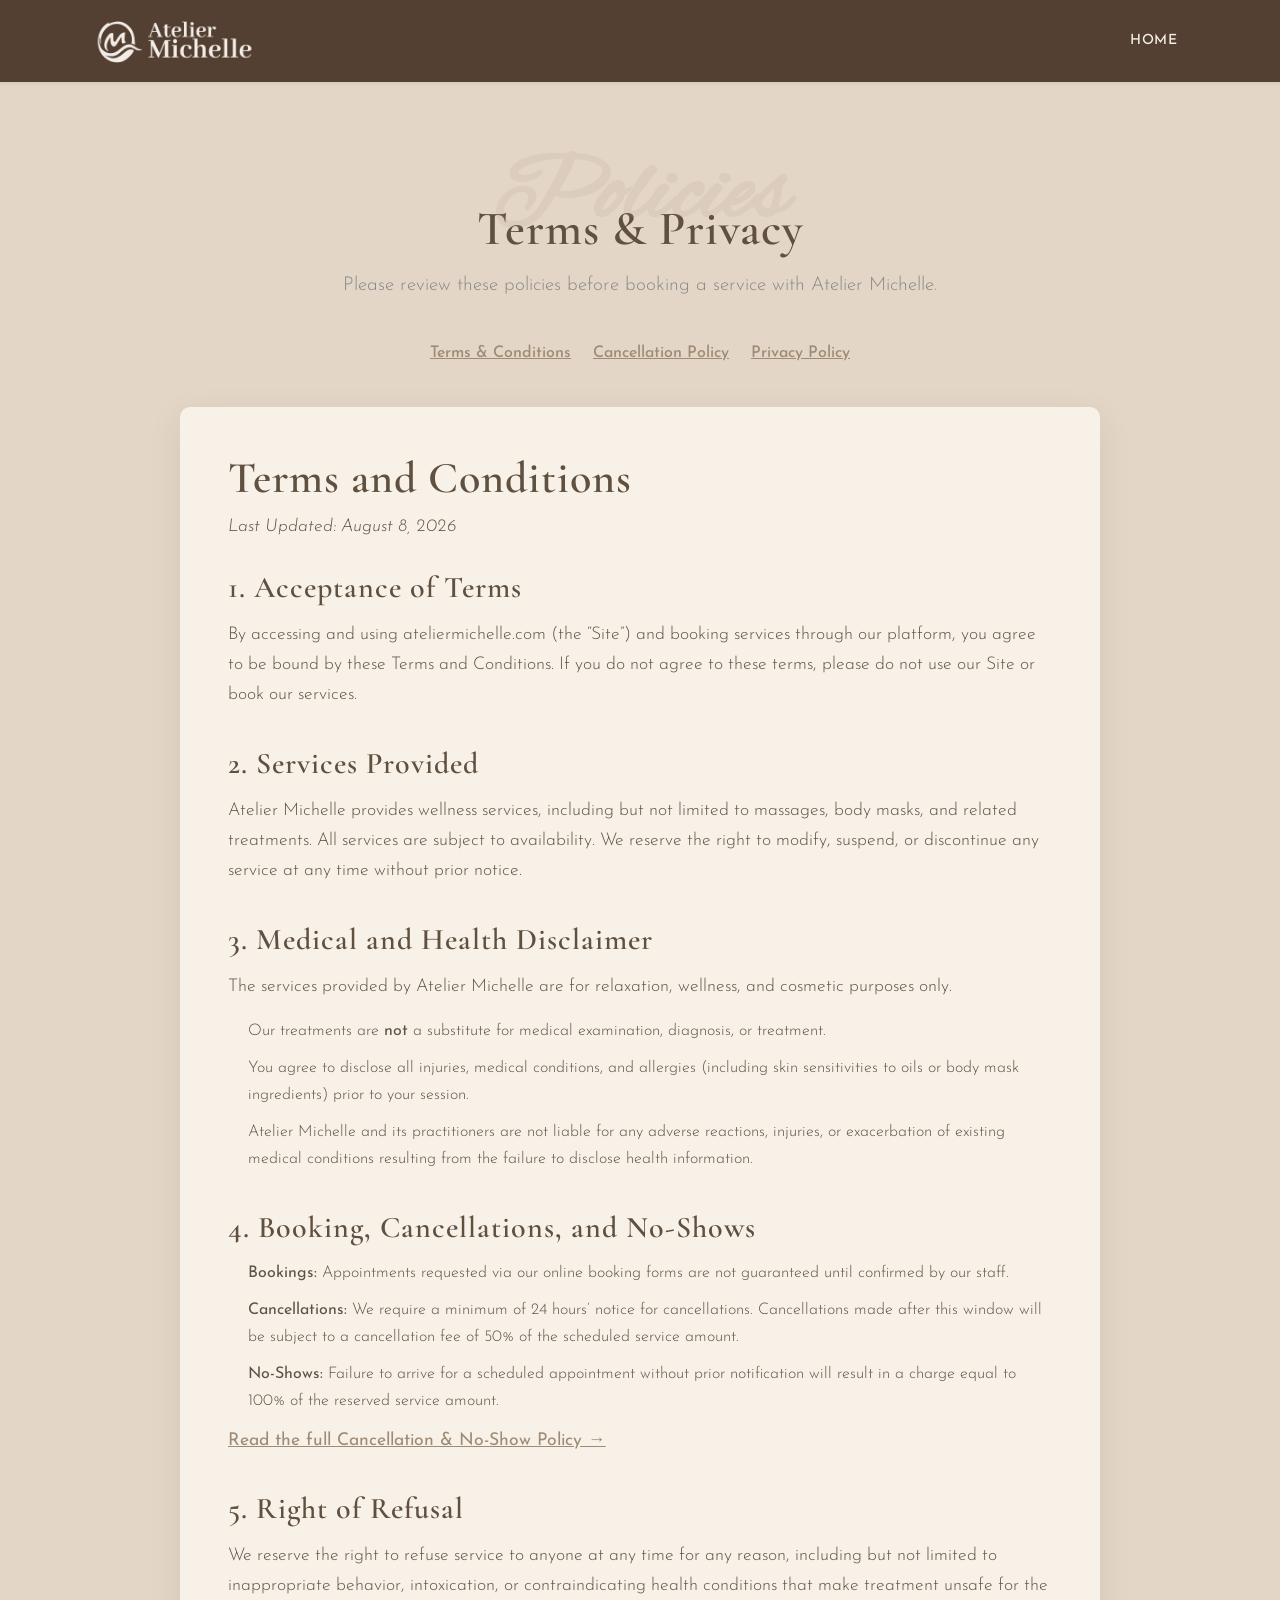
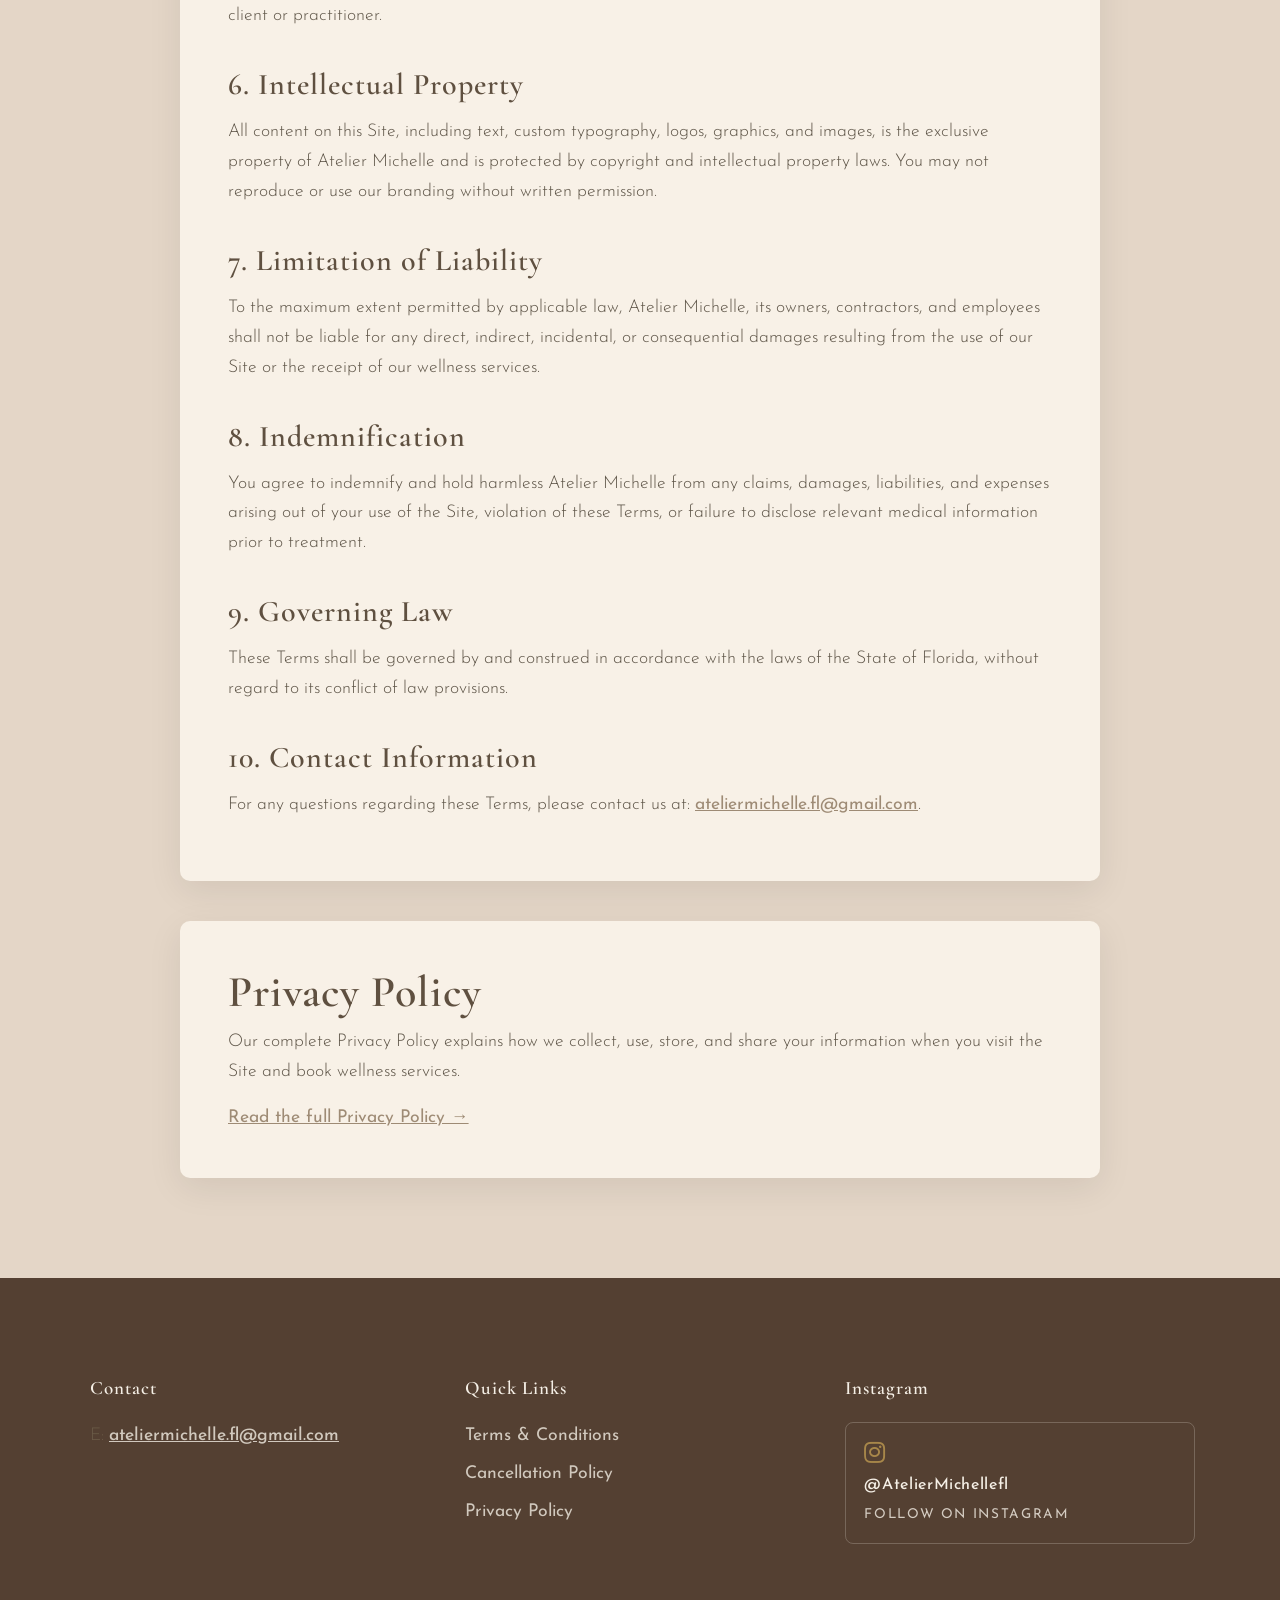
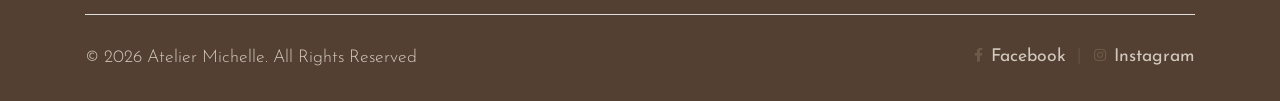
<file: terms.html>
<!DOCTYPE html>
<!-- Spa Magic - Spa & Beauty Salon Landing Page Template design design by Jthemes (http://www.jthemes.net) -->
<!--[if lt IE 7 ]><html class="ie ie6" lang="en"> <![endif]-->
<!--[if IE 7 ]><html class="ie ie7" lang="en"> <![endif]-->
<!--[if IE 8 ]><html class="ie ie8" lang="en"> <![endif]-->
<!--[if (gte IE 9)|!(IE)]><!-->
<html lang="en">



	<head>
		<!-- Google tag (gtag.js) -->
		<script async src="https://www.googletagmanager.com/gtag/js?id=G-VBDGEG4ZSK"></script>
		<script>
		  window.dataLayer = window.dataLayer || [];
		  function gtag(){dataLayer.push(arguments);}
		  gtag('js', new Date());

		  gtag('config', 'G-VBDGEG4ZSK');
		</script>

		<meta charset="utf-8">
		<meta http-equiv="X-UA-Compatible" content="IE=edge"/>
		<meta name="author" content="Atelier Michelle"/>
		<meta name="description" content="Terms &amp; Conditions, Cancellation Policy, and Privacy Policy for Atelier Michelle"/>
		<meta name="keywords" content="Atelier Michelle, Terms, Cancellation Policy, Privacy Policy, Spa, Wellness">
		<meta name="viewport" content="width=device-width, initial-scale=1.0"/>

		<!-- SITE TITLE -->
		<title>Terms &amp; Privacy | Atelier Michelle</title>

		<!-- FAVICON AND TOUCH ICONS -->
		<link rel="shortcut icon" href="images/favicon.ico" type="image/x-icon">
		<link rel="icon" href="images/favicon.ico" type="image/x-icon">
		<link rel="apple-touch-icon" sizes="152x152" href="images/apple-touch-icon-152x152.png">
		<link rel="apple-touch-icon" sizes="120x120" href="images/apple-touch-icon-120x120.png">
		<link rel="apple-touch-icon" sizes="76x76" href="images/apple-touch-icon-76x76.png">
		<link rel="apple-touch-icon" href="images/apple-touch-icon.png">
		<link rel="icon" href="images/apple-touch-icon.png" type="image/x-icon">

		<!-- GOOGLE FONTS -->
		<link rel="preconnect" href="https://fonts.googleapis.com">
		<link rel="preconnect" href="https://fonts.gstatic.com" crossorigin>
		<link href="https://fonts.googleapis.com/css2?family=Cormorant+Garamond:wght@400;600&family=Josefin+Sans:wght@300;400&display=swap" rel="stylesheet">
		<link href="https://fonts.googleapis.com/css2?family=Alex+Brush&display=swap" rel="stylesheet">

		<!-- BOOTSTRAP CSS -->
		<link href="css/bootstrap.min.css" rel="stylesheet">

		<!-- FONT ICONS -->
		<link href="https://use.fontawesome.com/releases/v5.11.0/css/all.css" rel="stylesheet" crossorigin="anonymous">
		<link href="css/flaticon.css" rel="stylesheet">

		<!-- PLUGINS STYLESHEET -->
		<link href="css/menu.css" rel="stylesheet">
		<link id="effect" href="css/dropdown-effects/fade-down.css" media="all" rel="stylesheet">

		<!-- TEMPLATE CSS -->
		<link href="css/pink-theme.css" rel="stylesheet">

		<!-- RESPONSIVE CSS -->
		<link href="css/responsive.css" rel="stylesheet">

		<!-- ATELIER MICHELLE BRAND TYPOGRAPHY -->
		<link href="css/atelier-brand.css" rel="stylesheet">

		<style>
			#loader-wrapper.am-hide {
				opacity: 0 !important;
				visibility: hidden !important;
				pointer-events: none !important;
				transition: opacity .25s ease, visibility .25s ease;
			}
			.terms-section .terms-nav {
				display: flex;
				flex-wrap: wrap;
				justify-content: center;
				gap: 10px 22px;
				margin-bottom: 40px;
			}
			.terms-section .terms-nav a {
				color: #9e8b75;
				font-weight: 500;
				text-decoration: underline;
			}
			.terms-section .terms-nav a:hover {
				color: #7a6b58;
			}
			.terms-card {
				background: #f8f1e7;
				border-radius: 10px;
				box-shadow: 0 10px 35px rgba(0, 0, 0, .08);
				padding: 45px 48px;
				margin-bottom: 40px;
			}
			.terms-card h4 {
				margin-top: 36px;
				margin-bottom: 14px;
			}
			.terms-card h4:first-of-type {
				margin-top: 0;
			}
			.terms-card p,
			.terms-card li {
				color: #5c5346;
				line-height: 1.7;
			}
			.terms-card ul {
				padding-left: 1.25rem;
				margin-bottom: 0;
			}
			.terms-card li {
				margin-bottom: 10px;
			}
			.terms-card .terms-updated {
				margin-bottom: 28px;
				font-style: italic;
			}
			.terms-card a {
				color: #9e8b75;
				text-decoration: underline;
			}
			.terms-card a:hover {
				color: #7a6b58;
			}
			@media (max-width: 575px) {
				.terms-card { padding: 32px 22px; }
			}
		</style>
		<script>
			(function () {
				function hideLoader() {
					var el = document.getElementById("loader-wrapper");
					if (!el || el.classList.contains("am-hide")) return;
					el.classList.add("am-hide");
					setTimeout(function () { el.style.display = "none"; }, 300);
				}
				if (document.readyState === "loading") {
					document.addEventListener("DOMContentLoaded", hideLoader);
				} else {
					hideLoader();
				}
				setTimeout(hideLoader, 800);
			})();
		</script>

	</head>




	<body>




		<!-- PRELOADER SPINNER
		============================================= -->
		<div id="loader-wrapper">
			<div id="loading">
				<div class="cssload-loader">
					<div class="fancy-spinner">
					  	<div class="ring"></div>
					  	<div class="ring"></div>
					  	<div class="dot"></div>
					</div>
				</div>
			</div>
		</div>




		<!-- PAGE CONTENT
		============================================= -->
		<div id="page" class="page">




			<!-- HEADER
			============================================= -->
			<header id="header" class="header white-menu navbar-dark">
				<div class="header-wrapper">


					<!-- MOBILE HEADER -->
				    <div class="wsmobileheader clearfix">
				    	<span class="smllogo"><a href="index.html"><img class="am-logo" src="images/atelier-michelle-logo-dark.jpg?v=1" width="170" height="39" alt="Atelier Michelle - mobile logo"/></a></span>
				    	<a id="wsnavtoggle" class="wsanimated-arrow"><span></span></a>
				 	</div>


				 	<!-- NAVIGATION MENU -->
				  	<div class="wsmainfull menu clearfix">
	    				<div class="wsmainwp clearfix">


	    					<!-- LOGO IMAGE -->
	    					<div class="desktoplogo"><a href="index.html" class="logo-black"><img class="am-logo" src="images/atelier-michelle-logo-dark.jpg?v=1" width="170" height="39" alt="Atelier Michelle - header logo"></a></div>
	    					<div class="desktoplogo"><a href="index.html" class="logo-white"><img class="am-logo" src="images/atelier-michelle-logo-dark.jpg?v=1" width="170" height="39" alt="Atelier Michelle - header logo"></a></div>


	    					<!-- MAIN MENU -->
	      					<nav class="wsmenu clearfix">
	        					<ul class="wsmenu-list">


	        						<!-- SIMPLE NAVIGATION LINK -->
							    	<li class="nl-simple" aria-haspopup="true"><a href="index.html">Home</a></li>


								    <!-- HEADER BOOKING CTAs hidden until license is ready
								    <li class="nl-simple" aria-haspopup="true">
								    	<a href="massage-treatment-booking.html">Book Massage</a>
								    </li>
								    <li class="nl-simple" aria-haspopup="true">
								    	<a href="face-treatment-booking.html">Book Face</a>
								    </li>
								    <li class="nl-simple" aria-haspopup="true">
								    	<a href="waxing-treatment-booking.html">Book Wax</a>
								    </li>
								    -->


	        					</ul>
	        				</nav>	<!-- END MAIN MENU -->

	    				</div>
	    			</div>	<!-- END NAVIGATION MENU -->


				</div>     <!-- End header-wrapper -->
			</header>	<!-- END HEADER -->




			<!-- INNER PAGE WRAPPER
			============================================= -->
			<div class="inner-page-wrapper">


				<!-- TERMS SECTION
				============================================= -->
				<section id="terms-1" class="bg-color-01 wide-60 terms-section division">
					<div class="container">


						<!-- SECTION TITLE -->
						<div class="row">
							<div class="col-lg-10 offset-lg-1">
								<div class="section-title mb-40 text-center">

									<h2 class="tra-header txt-color-02">Policies</h2>
									<h3 class="h3-xl txt-color-01">Terms &amp; Privacy</h3>
									<p class="p-lg txt-color-05">Please review these policies before booking a service with Atelier Michelle.</p>

								</div>
							</div>
						</div>


						<!-- IN-PAGE NAV -->
						<nav class="terms-nav" aria-label="Policy sections">
							<a href="#terms">Terms &amp; Conditions</a>
							<a href="cancellation.html">Cancellation Policy</a>
							<a href="privacy.html">Privacy Policy</a>
						</nav>


						<div class="row">
							<div class="col-lg-10 offset-lg-1">


								<!-- TERMS AND CONDITIONS -->
								<article id="terms" class="terms-card">

									<h3 class="h3-md txt-color-01">Terms and Conditions</h3>
									<p class="terms-updated txt-color-05">Last Updated: August 8, 2026</p>

									<h4 class="h4-xs txt-color-01">1. Acceptance of Terms</h4>
									<p>By accessing and using ateliermichelle.com (the &ldquo;Site&rdquo;) and booking services through our platform, you agree to be bound by these Terms and Conditions. If you do not agree to these terms, please do not use our Site or book our services.</p>

									<h4 class="h4-xs txt-color-01">2. Services Provided</h4>
									<p>Atelier Michelle provides wellness services, including but not limited to massages, body masks, and related treatments. All services are subject to availability. We reserve the right to modify, suspend, or discontinue any service at any time without prior notice.</p>

									<h4 class="h4-xs txt-color-01">3. Medical and Health Disclaimer</h4>
									<p>The services provided by Atelier Michelle are for relaxation, wellness, and cosmetic purposes only.</p>
									<ul>
										<li>Our treatments are <strong>not</strong> a substitute for medical examination, diagnosis, or treatment.</li>
										<li>You agree to disclose all injuries, medical conditions, and allergies (including skin sensitivities to oils or body mask ingredients) prior to your session.</li>
										<li>Atelier Michelle and its practitioners are not liable for any adverse reactions, injuries, or exacerbation of existing medical conditions resulting from the failure to disclose health information.</li>
									</ul>

									<h4 id="cancellation" class="h4-xs txt-color-01">4. Booking, Cancellations, and No-Shows</h4>
									<ul>
										<li><strong>Bookings:</strong> Appointments requested via our online booking forms are not guaranteed until confirmed by our staff.</li>
										<li><strong>Cancellations:</strong> We require a minimum of 24 hours&rsquo; notice for cancellations. Cancellations made after this window will be subject to a cancellation fee of 50% of the scheduled service amount.</li>
										<li><strong>No-Shows:</strong> Failure to arrive for a scheduled appointment without prior notification will result in a charge equal to 100% of the reserved service amount.</li>
									</ul>
									<p><a href="cancellation.html">Read the full Cancellation &amp; No-Show Policy &rarr;</a></p>

									<h4 class="h4-xs txt-color-01">5. Right of Refusal</h4>
									<p>We reserve the right to refuse service to anyone at any time for any reason, including but not limited to inappropriate behavior, intoxication, or contraindicating health conditions that make treatment unsafe for the client or practitioner.</p>

									<h4 class="h4-xs txt-color-01">6. Intellectual Property</h4>
									<p>All content on this Site, including text, custom typography, logos, graphics, and images, is the exclusive property of Atelier Michelle and is protected by copyright and intellectual property laws. You may not reproduce or use our branding without written permission.</p>

									<h4 class="h4-xs txt-color-01">7. Limitation of Liability</h4>
									<p>To the maximum extent permitted by applicable law, Atelier Michelle, its owners, contractors, and employees shall not be liable for any direct, indirect, incidental, or consequential damages resulting from the use of our Site or the receipt of our wellness services.</p>

									<h4 class="h4-xs txt-color-01">8. Indemnification</h4>
									<p>You agree to indemnify and hold harmless Atelier Michelle from any claims, damages, liabilities, and expenses arising out of your use of the Site, violation of these Terms, or failure to disclose relevant medical information prior to treatment.</p>

									<h4 class="h4-xs txt-color-01">9. Governing Law</h4>
									<p>These Terms shall be governed by and construed in accordance with the laws of the State of Florida, without regard to its conflict of law provisions.</p>

									<h4 class="h4-xs txt-color-01">10. Contact Information</h4>
									<p>For any questions regarding these Terms, please contact us at: <a href="mailto:ateliermichelle.fl@gmail.com">ateliermichelle.fl@gmail.com</a>.</p>

								</article>


								<!-- PRIVACY POLICY (full policy lives on privacy.html) -->
								<article id="privacy" class="terms-card">

									<h3 class="h3-md txt-color-01">Privacy Policy</h3>
									<p class="txt-color-05">Our complete Privacy Policy explains how we collect, use, store, and share your information when you visit the Site and book wellness services.</p>
									<p class="mb-0"><a href="privacy.html">Read the full Privacy Policy &rarr;</a></p>

								</article>


							</div>
						</div>


					</div>	   <!-- End container -->
				</section>	<!-- END TERMS SECTION -->




				<!-- FOOTER-4
				============================================= -->
				<footer id="footer-4" class="bg-color-01 footer division">
					<div class="container">


						<!-- FOOTER CONTENT -->
						<div class="row">


							<!-- FOOTER CONTACTS -->
							<div class="col-md-4 col-lg-4">
								<div class="footer-contacts mb-40">

									<!-- Title -->
									<h6 class="h6-lg txt-color-01">Contact</h6>

									<!-- Footer Contacts -->
									<div class="txt-color-05 mt-15">

										<!-- Email -->
										<p class="foo-email">E: <a href="mailto:ateliermichelle.fl@gmail.com">ateliermichelle.fl@gmail.com</a></p>

									</div>

								</div>
							</div>


							<!-- FOOTER LINKS -->
							<div class="col-md-4 col-lg-4">
								<div class="footer-links mb-40">

									<!-- Title -->
									<h6 class="h6-lg txt-color-01">Quick Links</h6>

									<ul class="txt-color-05 clearfix">
										<li><p><a href="terms.html">Terms &amp; Conditions</a></p></li>
										<li><p><a href="cancellation.html">Cancellation Policy</a></p></li>
										<li><p><a href="privacy.html">Privacy Policy</a></p></li>
									</ul>

								</div>
							</div>


							<!-- FOOTER IMAGES -->
							<div class="col-md-4 col-lg-4">
								<div class="footer-img mb-40">

									<!-- Title -->
									<h6 class="h6-lg txt-color-01">Instagram</h6>

									<div class="am-ig-feed">
										<a class="am-ig-cta" href="https://www.instagram.com/AtelierMichellefl/" target="_blank" rel="noopener noreferrer">
											<span class="am-ig-cta__icon" aria-hidden="true"><i class="fab fa-instagram"></i></span>
											<span class="am-ig-cta__handle">@AtelierMichellefl</span>
											<span class="am-ig-cta__label">Follow on Instagram</span>
										</a>
									</div>

								</div>
							</div>	<!-- END FOOTER IMAGES -->


						</div>	  <!-- END FOOTER CONTENT -->


						<!-- BOTTOM FOOTER -->
						<div class="bottom-footer txt-color-05">
							<div class="row d-flex align-items-center">


								<!-- FOOTER COPYRIGHT -->
								<div class="col-lg-6">
									<div class="footer-copyright">
										<p>&copy; 2026 Atelier Michelle. All Rights Reserved</p>
									</div>
								</div>


								<!-- BOTTOM FOOTER LINKS -->
								<div class="col-lg-6">
									<ul class="bottom-footer-list text-right clearfix">
										<li><p class="first-list-link"><a href="#"><i class="fab fa-facebook-f"></i> Facebook</a></p></li>
										<li><p class="last-li"><a href="https://www.instagram.com/AtelierMichellefl/"><i class="fab fa-instagram"></i> Instagram</a></p></li>
									</ul>
								</div>


							</div>  <!-- End row -->
						</div>	<!-- END BOTTOM FOOTER -->


					</div>	   <!-- End container -->
				</footer>	<!-- END FOOTER-4 -->




			</div>	<!-- END INNER PAGE WRAPPER -->




		</div>	<!-- END PAGE CONTENT -->




		<!-- EXTERNAL SCRIPTS -->
		<script src="js/jquery-3.4.1.min.js"></script>
		<script src="js/bootstrap.min.js"></script>
		<script src="js/menu.js"></script>
		<script>
			jQuery(function ($) {
				$(window).on("scroll", function () {
					if ($(window).scrollTop() > 80) {
						$(".wsmainfull").addClass("scroll");
					} else {
						$(".wsmainfull").removeClass("scroll");
					}
				});
			});
		</script>

	</body>
</html>
</file>
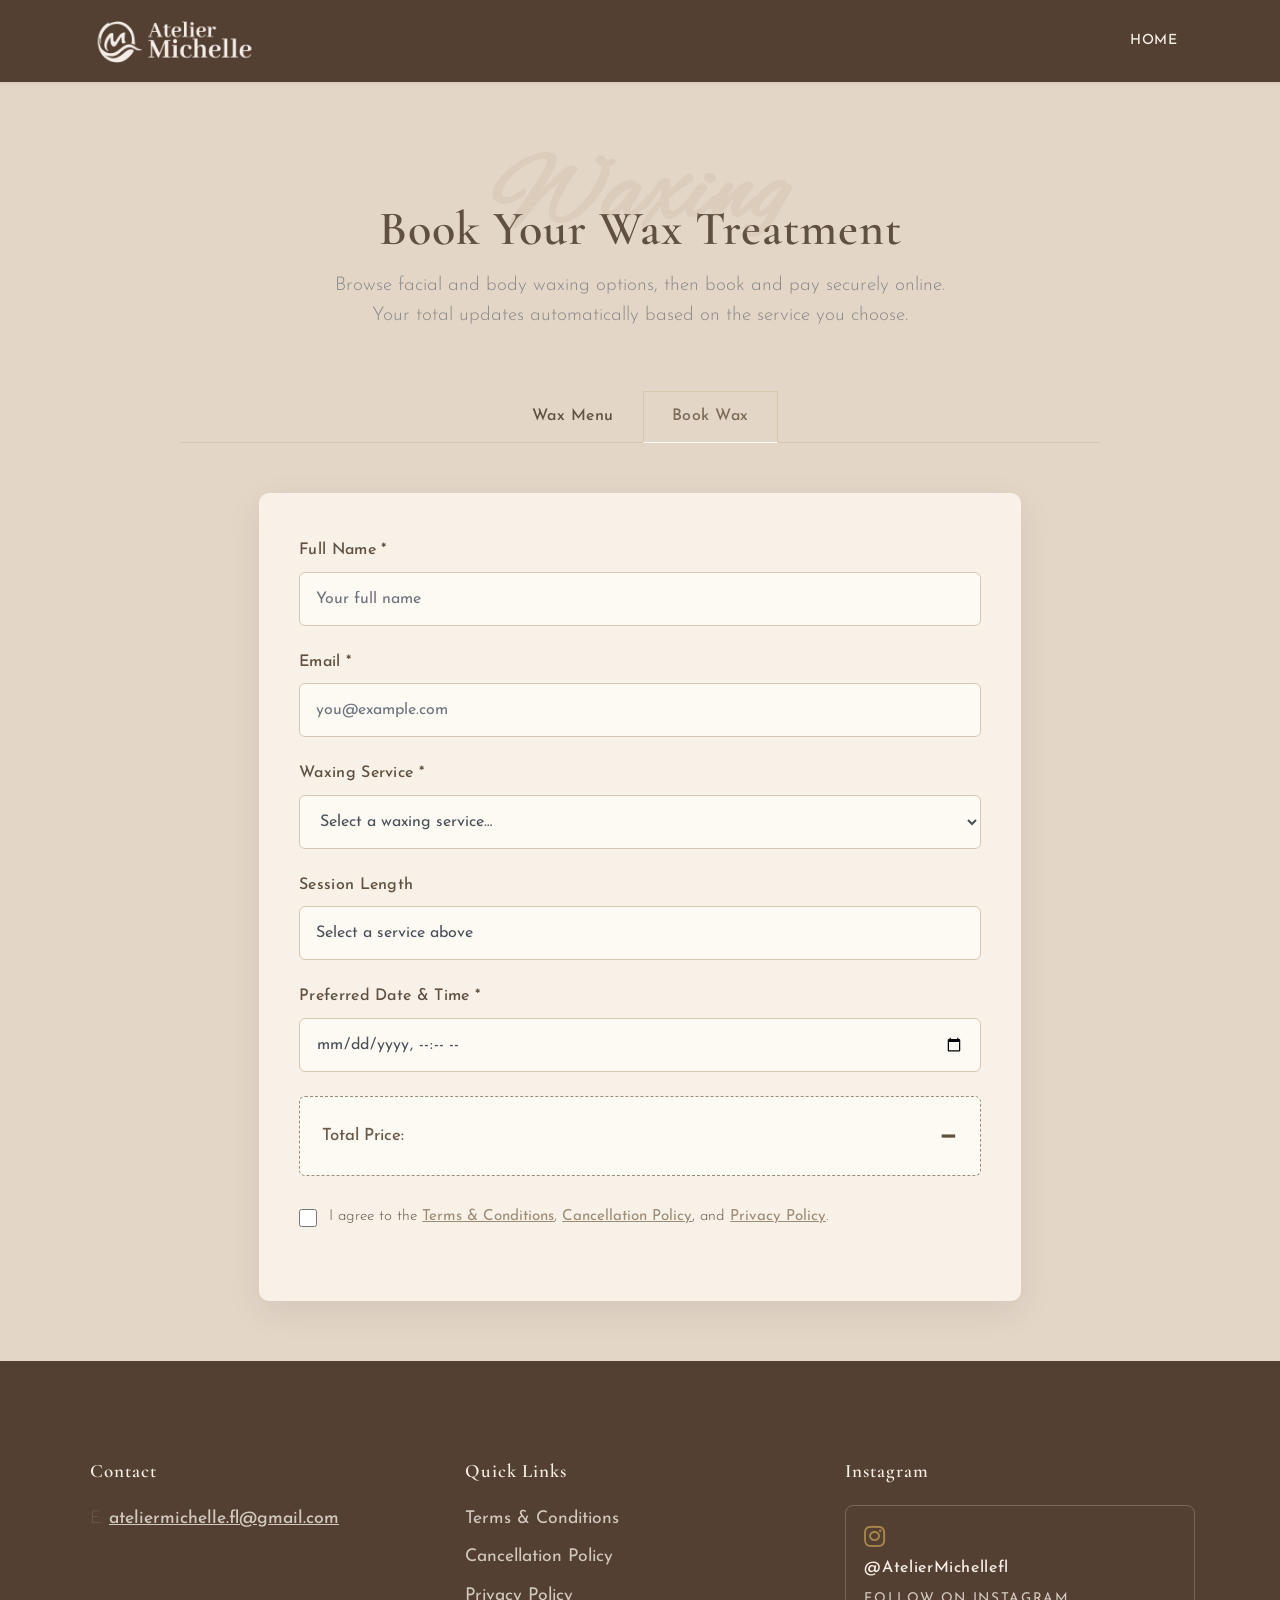
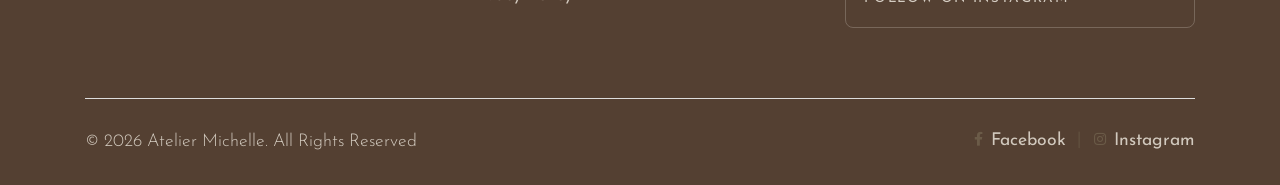
<file: waxing-treatment-booking.html>
<!DOCTYPE html>
<!-- Spa Magic - Spa & Beauty Salon Landing Page Template design design by Jthemes (http://www.jthemes.net) -->
<!--[if lt IE 7 ]><html class="ie ie6" lang="en"> <![endif]-->
<!--[if IE 7 ]><html class="ie ie7" lang="en"> <![endif]-->
<!--[if IE 8 ]><html class="ie ie8" lang="en"> <![endif]-->
<!--[if (gte IE 9)|!(IE)]><!-->
<html lang="en">



	<head>
		<!-- Google tag (gtag.js) -->
		<script async src="https://www.googletagmanager.com/gtag/js?id=G-VBDGEG4ZSK"></script>
		<script>
		  window.dataLayer = window.dataLayer || [];
		  function gtag(){dataLayer.push(arguments);}
		  gtag('js', new Date());

		  gtag('config', 'G-VBDGEG4ZSK');
		</script>

		<meta charset="utf-8">
		<meta http-equiv="X-UA-Compatible" content="IE=edge"/>
		<meta name="author" content="Jthemes"/>	
		<meta name="description" content="Atelier Michelle - Book Waxing Services"/>
		<meta name="keywords" content="Jthemes, Beauty, Cosmetic, Girly, Health, Healthy Care, Massage, Make Up, Salon, Spa, Skincare, Wellness">	
		<meta name="viewport" content="width=device-width, initial-scale=1.0"/>
				
		<!-- SITE TITLE -->
		<title>Book Wax | Atelier Michelle</title>
									
		<!-- FAVICON AND TOUCH ICONS -->
		<link rel="shortcut icon" href="images/favicon.ico" type="image/x-icon">
		<link rel="icon" href="images/favicon.ico" type="image/x-icon">
		<link rel="apple-touch-icon" sizes="152x152" href="images/apple-touch-icon-152x152.png">
		<link rel="apple-touch-icon" sizes="120x120" href="images/apple-touch-icon-120x120.png">
		<link rel="apple-touch-icon" sizes="76x76" href="images/apple-touch-icon-76x76.png">
		<link rel="apple-touch-icon" href="images/apple-touch-icon.png">
		<link rel="icon" href="images/apple-touch-icon.png" type="image/x-icon">

		<!-- GOOGLE FONTS -->
		<link rel="preconnect" href="https://fonts.googleapis.com">
		<link rel="preconnect" href="https://fonts.gstatic.com" crossorigin>
		<link href="https://fonts.googleapis.com/css2?family=Cormorant+Garamond:wght@400;600&family=Josefin+Sans:wght@300;400&display=swap" rel="stylesheet">
		<link href="https://fonts.googleapis.com/css2?family=Alex+Brush&display=swap" rel="stylesheet">

		<!-- BOOTSTRAP CSS -->
		<link href="css/bootstrap.min.css" rel="stylesheet">
				
		<!-- FONT ICONS -->
		<link href="https://use.fontawesome.com/releases/v5.11.0/css/all.css" rel="stylesheet" crossorigin="anonymous">		
		<link href="css/flaticon.css" rel="stylesheet">

		<!-- PLUGINS STYLESHEET (booking page only needs the menu) -->
		<link href="css/menu.css" rel="stylesheet">	
		<link id="effect" href="css/dropdown-effects/fade-down.css" media="all" rel="stylesheet">
	
		<!-- TEMPLATE CSS -->
		<link href="css/pink-theme.css" rel="stylesheet">

		<!-- RESPONSIVE CSS -->
		<link href="css/responsive.css" rel="stylesheet">

		<!-- ATELIER MICHELLE BRAND TYPOGRAPHY -->
		<link href="css/atelier-brand.css" rel="stylesheet">

		<!-- Hide the preloader as soon as the DOM is ready (do not wait for PayPal) -->
		<style>
			#loader-wrapper.am-hide {
				opacity: 0 !important;
				visibility: hidden !important;
				pointer-events: none !important;
				transition: opacity .25s ease, visibility .25s ease;
			}
		</style>
		<script>
			(function () {
				function hideLoader() {
					var el = document.getElementById("loader-wrapper");
					if (!el || el.classList.contains("am-hide")) return;
					el.classList.add("am-hide");
					setTimeout(function () { el.style.display = "none"; }, 300);
				}
				if (document.readyState === "loading") {
					document.addEventListener("DOMContentLoaded", hideLoader);
				} else {
					hideLoader();
				}
				/* Hard fallback so a stalled third-party script never traps visitors */
				setTimeout(hideLoader, 800);
			})();
		</script>

		<!-- BOOKING PAGE STYLES -->
		<style>
			/* Bootstrap tabs — branded to match the taupe palette (no new class names) */
			.booking-section .nav-tabs {
				border-bottom: 1px solid #d8c7af;
			}
			.booking-section .nav-tabs .nav-link {
				color: #5f5040;
				font-weight: 500;
				letter-spacing: .5px;
				border: 1px solid transparent;
				border-radius: 0;
				padding: 12px 28px;
			}
			.booking-section .nav-tabs .nav-link:hover {
				border-color: transparent transparent #d8c7af;
				color: #7c6b57;
			}
			.booking-section .nav-tabs .nav-link.active {
				color: #7c6b57;
				background-color: transparent;
				border-color: #d8c7af #d8c7af #fbf9f5;
			}

			.booking-card {
				background: #f8f1e7;
				border-radius: 10px;
				box-shadow: 0 10px 35px rgba(0, 0, 0, .08);
				padding: 45px 40px;
			}
			.booking-card .form-label {
				display: block;
				font-weight: 500;
				margin-bottom: 8px;
				letter-spacing: .3px;
			}
			.booking-card .form-control,
			.booking-card select.form-control {
				height: 54px;
				background: #fdfaf4;
				border: 1px solid #d8c7af;
				border-radius: 6px;
				font-size: 1rem;
				padding: 0 16px;
				margin-bottom: 24px;
				width: 100%;
			}
			.booking-card .form-control:focus {
				background: #fffdf8;
				border-color: #9e8b75;
				outline: none;
				box-shadow: 0 0 0 3px rgba(158, 139, 117, .18);
			}
			/* Session length pills */
			.length-options {
				display: flex;
				gap: 12px;
				flex-wrap: wrap;
				margin-bottom: 24px;
			}
			.length-options input[type="radio"] {
				position: absolute;
				opacity: 0;
				pointer-events: none;
			}
			.length-options label {
				flex: 1 1 0;
				min-width: 110px;
				text-align: center;
				padding: 14px 10px;
				border: 2px solid #d8c7af;
				border-radius: 6px;
				background: #fdfaf4;
				cursor: pointer;
				font-weight: 500;
				margin: 0;
				transition: all .2s ease;
				user-select: none;
			}
			.length-options input[type="radio"]:checked + label {
				border-color: #9e8b75;
				background: #9e8b75;
				color: #fff;
			}
			.length-options input[type="radio"]:focus-visible + label {
				box-shadow: 0 0 0 3px rgba(158, 139, 117, .35);
			}
			/* Live price display */
			.price-display {
				display: flex;
				align-items: center;
				justify-content: space-between;
				background: #fdfaf4;
				border: 1px dashed #9e8b75;
				border-radius: 6px;
				padding: 18px 22px;
				margin-bottom: 30px;
			}
			.price-display .price-label {
				font-weight: 500;
				font-size: 1.05rem;
				margin: 0;
			}
			.price-display .price-value {
				font-size: 1.65rem;
				font-weight: 700;
				margin: 0;
			}
			.policy-agree {
				display: flex;
				align-items: flex-start;
				gap: 12px;
				margin: 0 0 28px;
			}
			.policy-agree input[type="checkbox"] {
				flex-shrink: 0;
				width: 18px;
				height: 18px;
				margin-top: 3px;
				accent-color: #9e8b75;
				cursor: pointer;
			}
			.policy-agree label {
				margin: 0;
				font-size: .95rem;
				line-height: 1.45;
				color: #5c5346;
				cursor: pointer;
			}
			.policy-agree a {
				color: #9e8b75;
				text-decoration: underline;
			}
			.policy-agree a:hover {
				color: #7a6b58;
			}
			#paypal-button-container {
				max-width: 420px;
				margin: 0 auto;
				position: relative;
			}
			/* Transparent overlay that intercepts clicks until the form is valid */
			#paypal-guard {
				position: absolute;
				inset: 0;
				z-index: 100;
				cursor: pointer;
				background: transparent;
			}
			/* Success UI */
			#booking-success {
				display: none;
				text-align: center;
				background: #f8f1e7;
				border-radius: 10px;
				box-shadow: 0 10px 35px rgba(0, 0, 0, .08);
				padding: 60px 40px;
			}
			#booking-success .success-icon {
				font-size: 4rem;
				color: #6fbf73;
				margin-bottom: 20px;
			}
			#booking-success .booking-summary {
				max-width: 480px;
				margin: 25px auto 35px;
				text-align: left;
				background: #fdfaf4;
				border-radius: 6px;
				padding: 22px 28px;
			}
			#booking-success .booking-summary p {
				margin-bottom: 8px;
			}
			#booking-success .booking-summary p span {
				font-weight: 600;
			}
			.gcal-btn i {
				margin-right: 8px;
			}
			@media (max-width: 575px) {
				.booking-card { padding: 32px 22px; }
			}
		</style>
	
	</head>




	<body>




		<!-- PRELOADER SPINNER
		============================================= -->	
		<div id="loader-wrapper">
			<div id="loading">
				<div class="cssload-loader">
					<div class="fancy-spinner">
					  	<div class="ring"></div>
					  	<div class="ring"></div>
					  	<div class="dot"></div>
					</div>
				</div>
			</div>
		</div>




		<!-- PAGE CONTENT
		============================================= -->	
		<div id="page" class="page">




			<!-- HEADER
			============================================= -->
			<header id="header" class="header white-menu navbar-dark">
				<div class="header-wrapper">


					<!-- MOBILE HEADER -->
				    <div class="wsmobileheader clearfix">	  	
				    	<span class="smllogo"><a href="index.html"><img class="am-logo" src="images/atelier-michelle-logo-dark.jpg?v=1" width="170" height="39" alt="Atelier Michelle - mobile logo"/></a></span>
				    	<a id="wsnavtoggle" class="wsanimated-arrow"><span></span></a>	
				 	</div>


				 	<!-- NAVIGATION MENU -->
				  	<div class="wsmainfull menu clearfix">
	    				<div class="wsmainwp clearfix">


	    					<!-- LOGO IMAGE -->
	    					<!-- For Retina Ready displays take a image with double the amount of pixels that your image will be displayed (e.g 340 x 100 pixels) -->
	    					<div class="desktoplogo"><a href="index.html" class="logo-black"><img class="am-logo" src="images/atelier-michelle-logo-dark.jpg?v=1" width="170" height="39" alt="Atelier Michelle - header logo"></a></div>
	    					<div class="desktoplogo"><a href="index.html" class="logo-white"><img class="am-logo" src="images/atelier-michelle-logo-dark.jpg?v=1" width="170" height="39" alt="Atelier Michelle - header logo"></a></div>


	    					<!-- MAIN MENU -->
	      					<nav class="wsmenu clearfix">
	        					<ul class="wsmenu-list">


	        						<!-- SIMPLE NAVIGATION LINK -->
							    	<li class="nl-simple" aria-haspopup="true"><a href="index.html">Home</a></li>


								    <!-- DROPDOWN MENU 
						        	<li aria-haspopup="true"><a href="#">Pages <span class="wsarrow"></span></a>
						        		<div class="wsmegamenu clearfix halfmenu">
						              		<div class="container-fluid">
						                		<div class="row">

						                			
									                <ul class="col-lg-6 link-list">	
									                    <li class="fst-li"><a href="about.html">About Us</a></li>					             
									                    <li><a href="services.html">Our Services</a></li>	
									                    <li><a href="service-details.html">Service Details</a></li>
									                    <li><a href="gallery.html">Our Gallery</a></li>
									                    <li><a href="team.html">Our Experts</a></li>
									                    <li><a href="gift-cards.html">Gift Cards</a></li>
									                </ul>

								            
									                <ul class="col-lg-6 link-list">							                  
									                    <li class="fst-li"><a href="pricing.html">Pricing Plans</a></li>	
									                    <li><a href="face-treatment-booking.html">Waxing Booking</a></li>
									                    <li><a href="faqs.html">FAQs</a></li>					      
									                    <li><a href="terms.html">Terms & Privacy</a></li>
									                    <li><a href="contacts.html">Contacts</a></li>
									                </ul>

						                		</div>
						              		</div>
						            	</div>
						          	</li>	--> <!-- END DROPDOWN MENU --> 


							    	<!-- MEGAMENU 
						          	<li aria-haspopup="true"><a href="#">Services <span class="wsarrow"></span></a>
	            						<div class="wsmegamenu w-70 clearfix">
	             							<div class="container">
	               								<div class="row">

	               									
	               									<ul class="col-md-12 col-lg-4 link-list">
									                    <li class="title txt-color-01"><p>Massages</p></li>
									                    <li class="fst-li"><a href="#">Hot Stone Massage</a></li>
									                    <li><a href="#">Traditional Thai Massage</a></li>
									                    <li><a href="#">Aromatherapy Massage</a></li>
									                    <li><a href="#">Deep Tissue Massage</a></li>		                             
									                </ul>

									              
	               									<ul class="col-md-12 col-lg-4 link-list">
									                    <li class="title txt-color-01"><p>Therapies</p></li>
									                    <li class="fst-li"><a href="#">Physiotherapy</a></li>					                 
									                    <li><a href="#">Skin & Beauty Care</a></li>
									                    <li><a href="#">Executive Reflexology</a></li>
									                    <li><a href="#">Aroma & Jet Hydro Therapy</a></li>			              
									                </ul>

									         
	               									<ul class="col-md-12 col-lg-4 link-list">
									                    <li class="title txt-color-01"><p>Treatments</p></li>
									                    <li class="fst-li"><a href="#">Spa Ritual Body Scrub</a></li>
									                    <li><a href="#">Deluxe Korean Scrub</a></li>					              
									                    <li><a href="#">Soothing Skin Body Wrap</a></li>
									                    <li><a href="#">Teatox Mud Body Treatment</a></li>
									                </ul>
                
								                </div>  	
								            </div>  
								        </div>  
								    </li>	--> <!-- END MEGAMENU -->


								    <!-- SIMPLE NAVIGATION LINK 
							    	<li class="nl-simple" aria-haspopup="true"><a href="gift-cards.html">Gift Cards</a></li>
								-->

							    	<!-- SIMPLE NAVIGATION LINK 
							    	<li class="nl-simple" aria-haspopup="true"><a href="contacts.html">Contacts</a></li>
								-->


								    <!-- HEADER BOOKING CTAs hidden until license is ready
								    <li class="nl-simple" aria-haspopup="true">
								    	<a href="massage-treatment-booking.html">Book Massage</a>
								    </li>
								    <li class="nl-simple" aria-haspopup="true">
								    	<a href="face-treatment-booking.html">Book Face</a>
								    </li>
								    <li class="nl-simple" aria-haspopup="true">
								    	<a href="waxing-treatment-booking.html" class="active" aria-current="page">Book Wax</a>
								    </li>
								    -->


	        					</ul>
	        				</nav>	<!-- END MAIN MENU -->

	    				</div>
	    			</div>	<!-- END NAVIGATION MENU -->


				</div>     <!-- End header-wrapper -->
			</header>	<!-- END HEADER -->




			<!-- INNER PAGE WRAPPER
			============================================= -->	
			<div class="inner-page-wrapper">


				<!-- BOOKING SECTION
				============================================= -->
				<section id="waxing-treatment-booking-1" class="bg-color-01 wide-60 booking-section division">				
					<div class="container">


						<!-- SECTION TITLE -->	
						<div class="row">	
							<div class="col-lg-10 offset-lg-1">
								<div class="section-title mb-60 text-center">	

									<!-- Transparent Header -->	
									<h2 class="tra-header txt-color-02">Waxing</h2>	

									<!-- Title 	-->	
									<h3 class="h3-xl txt-color-01">Book Your Wax Treatment</h3>	

									<!-- Text -->	
									<p class="p-lg txt-color-05">Browse facial and body waxing options, then book and pay securely online.
									   Your total updates automatically based on the service you choose.
									</p>
								
								</div>	
							</div>
						</div>


						<!-- BOOKING TABS (Bootstrap nav-tabs — included with the template) -->
						<div class="row">
							<div class="col-lg-10 offset-lg-1">

								<ul class="nav nav-tabs justify-content-center mb-50" role="tablist">
									<li class="nav-item">
										<a class="nav-link" id="tab-services-link" data-toggle="tab" href="#tab-services" role="tab" aria-controls="tab-services" aria-selected="false">Wax Menu</a>
									</li>
									<li class="nav-item">
										<a class="nav-link active" id="tab-book-link" data-toggle="tab" href="#tab-book" role="tab" aria-controls="tab-book" aria-selected="true">Book Wax</a>
									</li>
								</ul>

								<div class="tab-content">


									<!-- TAB: BOOK NOW -->
									<div class="tab-pane fade show active" id="tab-book" role="tabpanel" aria-labelledby="tab-book-link">
										<div class="row">
											<div class="col-lg-10 offset-lg-1">


								<!-- BOOKING FORM CARD -->
								<div id="booking-card" class="booking-card">
									<form id="appointment-form" novalidate>

										<!-- Full Name -->
										<label class="form-label txt-color-01" for="client-name">Full Name <span aria-hidden="true">*</span></label>
										<input type="text" id="client-name" name="client-name" class="form-control"
										       placeholder="Your full name" autocomplete="name" required>

										<!-- Email -->
										<label class="form-label txt-color-01" for="client-email">Email <span aria-hidden="true">*</span></label>
										<input type="email" id="client-email" name="email" class="form-control"
										       placeholder="you@example.com" autocomplete="email" required>

										<!-- Type of Session -->
										<label class="form-label txt-color-01" for="session-type">Waxing Service <span aria-hidden="true">*</span></label>
										<select id="session-type" name="session-type" class="form-control" required>
											<option value="" disabled selected>Select a waxing service&hellip;</option>
											<option value="brows">Brows</option>
											<option value="upper-lip">Upper Lip</option>
											<option value="chin">Chin</option>
											<option value="sideburns">Sideburns</option>
											<option value="underarms">Underarms</option>
											<option value="arms">Arms</option>
											<option value="legs">Legs</option>
											<option value="bikini">Bikini Area</option>
										</select>

										<!-- Session Length (set by service) -->
										<label class="form-label txt-color-01" for="session-length-display">Session Length</label>
										<input type="text" id="session-length-display" class="form-control" value="Select a service above" readonly tabindex="-1">
										<input type="hidden" id="session-length" name="session-length" value="" required>

										<!-- Date & Time -->
										<label class="form-label txt-color-01" for="appointment-datetime">Preferred Date &amp; Time <span aria-hidden="true">*</span></label>
										<input type="datetime-local" id="appointment-datetime" name="appointment-datetime"
										       class="form-control" required>

										<!-- Live Total Price -->
										<div class="price-display" aria-live="polite">
											<p class="price-label txt-color-05">Total Price:</p>
											<p class="price-value txt-color-01" id="total-price">&mdash;</p>
										</div>

										<!-- Policy agreement (required before PayPal) -->
										<div class="policy-agree">
											<input type="checkbox" id="policy-agree" name="policy-agree" required>
											<label for="policy-agree">I agree to the <a href="terms.html" target="_blank" rel="noopener noreferrer" onclick="event.stopPropagation()">Terms &amp; Conditions</a>, <a href="cancellation.html" target="_blank" rel="noopener noreferrer" onclick="event.stopPropagation()">Cancellation Policy</a>, and <a href="privacy.html" target="_blank" rel="noopener noreferrer" onclick="event.stopPropagation()">Privacy Policy</a>.</label>
										</div>

									</form>

									<!-- PayPal Smart Buttons -->
									<div id="paypal-button-container">
										<!-- Guard overlay: intercepts clicks and triggers HTML5 validation until the form is valid -->
										<div id="paypal-guard" title="Please complete the form first"></div>
									</div>

								</div>	<!-- END BOOKING FORM CARD -->


								<!-- SUCCESS UI (hidden until payment completes) -->
								<div id="booking-success" role="status">

									<div class="success-icon"><i class="fas fa-check-circle"></i></div>

									<h3 class="h3-sm txt-color-01">Waxing Booking Confirmed!</h3>
									<p class="p-lg txt-color-05">Thank you &mdash; your payment was received and your session is booked. A confirmation email is on its way.</p>

									<!-- Booking summary (filled in by JS) -->
									<div class="booking-summary txt-color-05">
										<p><span>Name:</span> <span id="summary-name"></span></p>
										<p><span>Email:</span> <span id="summary-email"></span></p>
										<p><span>Session:</span> <span id="summary-session"></span></p>
										<p><span>Date &amp; Time:</span> <span id="summary-datetime"></span></p>
										<p><span>Amount Paid:</span> <span id="summary-amount"></span></p>
										<p><span>Transaction ID:</span> <span id="summary-txn"></span></p>
									</div>

									<!-- Add to Google Calendar -->
									<a id="gcal-link" href="#" target="_blank" rel="noopener"
									   class="btn btn-md btn-color-02 tra-02-hover gcal-btn">
										<i class="far fa-calendar-plus"></i>Add to Google Calendar
									</a>

								</div>	<!-- END SUCCESS UI -->


											</div>
										</div>
									</div>	<!-- END TAB: BOOK NOW -->


									<!-- TAB: OUR SERVICES -->
									<div class="tab-pane fade" id="tab-services" role="tabpanel" aria-labelledby="tab-services-link">

								<!-- FACIAL WAXING -->
								<div class="txt-block mb-40">
									<h3 class="h3-md txt-color-01">✨ Facial Waxing</h3>
									<p class="txt-color-05">Precision waxing to create a smooth, clean finish.</p>
									<ul class="txt-list txt-color-05">
										<li class="list-item"><p><strong>Brows — $15</strong><br>Precision shaping to refine your natural brow structure.</p></li>
										<li class="list-item"><p><strong>Upper Lip — $12</strong><br>Smooth, clean finish for the upper lip.</p></li>
										<li class="list-item"><p><strong>Chin — $12</strong><br>Targeted waxing for a polished look.</p></li>
										<li class="list-item"><p><strong>Sideburns — $15</strong><br>Clean definition along the sideburns.</p></li>
									</ul>
								</div>

								<!-- BODY WAXING -->
								<div class="txt-block mb-40">
									<h3 class="h3-md txt-color-01">✨ Body Waxing</h3>
									<p class="txt-color-05">Professional waxing for silky, smooth skin.</p>
									<ul class="txt-list txt-color-05">
										<li class="list-item"><p><strong>Underarms — $25</strong></p></li>
										<li class="list-item"><p><strong>Arms — $40</strong></p></li>
										<li class="list-item"><p><strong>Legs — $55</strong></p></li>
										<li class="list-item"><p><strong>Bikini Area — $45</strong></p></li>
									</ul>
								</div>


										<div class="text-center mt-40 mb-20">
											<a class="btn btn-md btn-color-02 tra-01-hover" href="waxing-treatment-booking.html">Book Wax</a>
										</div>

									</div>	<!-- END TAB: OUR SERVICES -->


								</div>	<!-- END tab-content -->
							</div>
						</div>	<!-- END BOOKING TABS -->
						<!-- Cross-booking links hidden until license is ready
						<p class="p-md txt-color-05 mt-20 text-center">
							Also available:
							<a href="face-treatment-booking.html" class="txt-color-02"><strong>Book Facial</strong></a>
							&nbsp;·&nbsp;
							<a href="massage-treatment-booking.html" class="txt-color-02"><strong>Book Massage</strong></a>
						</p>
						-->

					</div>	   <!-- End container -->		
				</section>	<!-- END BOOKING SECTION -->




				<!-- FOOTER-4
				============================================= -->
				<footer id="footer-4" class="bg-color-01 footer division">
					<div class="container">


						<!-- FOOTER CONTENT -->
						<div class="row">


							<!-- FOOTER CONTACTS -->
							<div class="col-md-4 col-lg-4">
								<div class="footer-contacts mb-40">
								
									<!-- Title -->
									<h6 class="h6-lg txt-color-01">Contact</h6>

									<!-- Address 
									<p class="txt-color-05">121 King Street, Melbourne,</p> 
									<p class="txt-color-05">Victoria 3000 Australia</p>

									<!-- Footer Contacts -->
									<div class="txt-color-05 mt-15">

										<!-- Email -->
										<p class="foo-email">E: <a href="mailto:ateliermichelle.fl@gmail.com">ateliermichelle.fl@gmail.com</a></p>

									
									</div>

								</div>
							</div>


							<!-- FOOTER LINKS -->
							<div class="col-md-4 col-lg-4">
								<div class="footer-links mb-40">
								
									<!-- Title -->
									<h6 class="h6-lg txt-color-01">Quick Links</h6>

									<ul class="txt-color-05 clearfix">
										<li><p><a href="terms.html">Terms &amp; Conditions</a></p></li>
										<li><p><a href="cancellation.html">Cancellation Policy</a></p></li>
										<li><p><a href="privacy.html">Privacy Policy</a></p></li>
									</ul>

									<!-- Footer booking links hidden until license is ready
									<ul class="txt-color-05 clearfix">
										<li><p><a href="face-treatment-booking.html">Book Facials</a></p></li>
										<li><p><a href="massage-treatment-booking.html">Massage Booking</a></p></li>
										<li><p><a href="waxing-treatment-booking.html">Waxing Booking</a></p></li>
									</ul>
									-->
								</div>
							</div>


							<!-- FOOTER IMAGES -->
							<div class="col-md-4 col-lg-4">
								<div class="footer-img mb-40">

									<!-- Title -->
									<h6 class="h6-lg txt-color-01">Instagram</h6>

									<!-- Live feed: paste Behold / SnapWidget / Elfsight embed in .am-ig-feed below.
									     Until then, this CTA links to the profile (template jpgs were empty placeholders). -->
									<div class="am-ig-feed">
										<a class="am-ig-cta" href="https://www.instagram.com/AtelierMichellefl/" target="_blank" rel="noopener noreferrer">
											<span class="am-ig-cta__icon" aria-hidden="true"><i class="fab fa-instagram"></i></span>
											<span class="am-ig-cta__handle">@AtelierMichellefl</span>
											<span class="am-ig-cta__label">Follow on Instagram</span>
										</a>
									</div>

								</div>
							</div>	<!-- END FOOTER IMAGES -->


						</div>	  <!-- END FOOTER CONTENT -->


						<!-- BOTTOM FOOTER -->
						<div class="bottom-footer txt-color-05">
							<div class="row d-flex align-items-center">


								<!-- FOOTER COPYRIGHT -->
								<div class="col-lg-6">
									<div class="footer-copyright">
										<p>&copy; 2026 Atelier Michelle. All Rights Reserved</p>
									</div>
								</div>


								<!-- BOTTOM FOOTER LINKS -->
								<div class="col-lg-6">
									<ul class="bottom-footer-list text-right clearfix">
										<li><p class="first-list-link"><a href="#"><i class="fab fa-facebook-f"></i> Facebook</a></p></li>	
							
										<li><p class="last-li"><a href="https://www.instagram.com/AtelierMichellefl/"><i class="fab fa-instagram"></i> Instagram</a></p></li>
						
									</ul>
								</div>


							</div>  <!-- End row -->
						</div>	<!-- END BOTTOM FOOTER -->


					</div>	   <!-- End container -->										
				</footer>	<!-- END FOOTER-4 -->




			</div>	<!-- END INNER PAGE WRAPPER -->




		</div>	<!-- END PAGE CONTENT -->




		<!-- EXTERNAL SCRIPTS (lean set for the booking page) -->
		<script src="js/jquery-3.4.1.min.js"></script>
		<script src="js/bootstrap.min.js"></script>
		<script src="js/menu.js"></script>
		<script>
			/* Sticky header scroll class — replaces the unused custom.js plugins */
			jQuery(function ($) {
				$(window).on("scroll", function () {
					if ($(window).scrollTop() > 80) {
						$(".wsmainfull").addClass("scroll");
					} else {
						$(".wsmainfull").removeClass("scroll");
					}
				});
			});
		</script>


		<!-- PAYPAL SDK (async — must not block the page or the preloader)
		=============================================
		Client ID from https://developer.paypal.com/dashboard/applications
		Never put the Client Secret in frontend code. -->
		<script src="https://www.paypal.com/sdk/js?client-id=BAALfWs3-GmVHsjRR3hOSBJnAX2mzQEZyaKtBmqETFDbfGviivnBRw494MtHo7vv3NkxX2-XpAXmAkCWGE&currency=USD&intent=capture" async></script>


		<!-- BOOKING FORM LOGIC
		============================================= -->
		<script>
		(function () {
			"use strict";

			function whenReady(check, callback, attempts) {
				attempts = attempts || 0;
				if (check()) { callback(); return; }
				if (attempts > 120) { callback(); return; } /* ~6s max wait */
				setTimeout(function () { whenReady(check, callback, attempts + 1); }, 50);
			}

			whenReady(function () { return !!window.paypal; }, function () {
				initBooking();
			});

			function initBooking() {

			/* Booking notifications via FormSubmit (no API keys required).
			   First live booking sends an activation email to this inbox — click to confirm. */
			var BOOKING_NOTIFY_EMAIL = "ateliermichelle.fl@gmail.com";
			var BOOKING_CATEGORY = "Waxing Treatments";

			/* TEMP test charge — set to null to charge real menu prices */
			var PAYPAL_TEST_AMOUNT = null;

			var PRICING = {
				sessions: {
					"brows":     { label: "Brow Wax", basePrice: 15, fixedLength: "15" },
					"upper-lip": { label: "Upper Lip Wax", basePrice: 12, fixedLength: "10" },
					"chin":      { label: "Chin Wax", basePrice: 12, fixedLength: "10" },
					"sideburns": { label: "Sideburns Wax", basePrice: 15, fixedLength: "15" },
					"underarms": { label: "Underarm Wax", basePrice: 25, fixedLength: "15" },
					"arms":      { label: "Arm Wax", basePrice: 40, fixedLength: "30" },
					"legs":      { label: "Leg Wax", basePrice: 55, fixedLength: "45" },
					"bikini":    { label: "Bikini Wax", basePrice: 45, fixedLength: "30" }
				},
				lengthMultipliers: {
					"10": 1.0,
					"15": 1.0,
					"30": 1.0,
					"45": 1.0
				}
			};

			/* --- DOM references --- */
			var form        = document.getElementById("appointment-form");
			var nameInput   = document.getElementById("client-name");
			var emailInput  = document.getElementById("client-email");
			var typeSelect  = document.getElementById("session-type");
			var dtInput     = document.getElementById("appointment-datetime");
			var priceEl     = document.getElementById("total-price");
			var guard       = document.getElementById("paypal-guard");
			var bookingCard = document.getElementById("booking-card");
			var successUI   = document.getElementById("booking-success");

			if (!form || !nameInput || !emailInput || !dtInput || !priceEl || !guard) { return; }

			/* Prevent booking in the past: set the datetime-local minimum to now */
			function pad(n) { return String(n).padStart(2, "0"); }
			var now = new Date();
			dtInput.min = now.getFullYear() + "-" + pad(now.getMonth() + 1) + "-" + pad(now.getDate()) +
			              "T" + pad(now.getHours()) + ":" + pad(now.getMinutes());

			/* ==============================================================
			   2. LIVE PRICE CALCULATION
			   ============================================================== */
			var lengthDisplay = document.getElementById("session-length-display");
			var lengthHidden  = document.getElementById("session-length");

			function getSelectedLength() {
				return lengthHidden && lengthHidden.value ? lengthHidden.value : null;
			}

			function syncLengthFromSession() {
				var type = typeSelect.value;
				var session = PRICING.sessions[type];
				if (!session) {
					lengthHidden.value = "";
					lengthDisplay.value = "Select a service above";
					return;
				}
				lengthHidden.value = session.fixedLength;
				lengthDisplay.value = session.fixedLength + " min";
			}

			function calculateTotal() {
				var type = typeSelect.value;
				if (!type || !PRICING.sessions[type]) { return null; }
				return Math.round(PRICING.sessions[type].basePrice * 100) / 100;
			}

			function getChargeAmount() {
				var total = calculateTotal();
				if (total === null) { return null; }
				return (PAYPAL_TEST_AMOUNT !== null) ? PAYPAL_TEST_AMOUNT : total;
			}

			function updatePriceDisplay() {
				syncLengthFromSession();
				var total = calculateTotal();
				var charge = getChargeAmount();
				if (total === null) {
					priceEl.textContent = "\u2014";
				} else if (PAYPAL_TEST_AMOUNT !== null) {
					priceEl.textContent = "$" + charge.toFixed(2) + " (test)";
				} else {
					priceEl.textContent = "$" + total.toFixed(2);
				}
			}

			function sendBookingEmail(details) {
				var autoresponse =
					"Hi " + details.client_name + ",\n\n" +
					"Thank you for booking with Atelier Michelle. Your payment was received and your session is confirmed.\n\n" +
					"Category: " + BOOKING_CATEGORY + "\n" +
					"Service: " + details.session + "\n" +
					"Length: " + details.length + "\n" +
					"Date & Time: " + details.datetime + "\n" +
					"Amount Paid: " + details.amount + "\n" +
					"PayPal Transaction: " + details.paypal_txn + "\n\n" +
					"We look forward to seeing you. If you need to reschedule, reply to this email or contact us at " +
					BOOKING_NOTIFY_EMAIL + ".\n\n" +
					"With care,\nAtelier Michelle";

				return fetch("https://formsubmit.co/ajax/" + encodeURIComponent(BOOKING_NOTIFY_EMAIL), {
					method: "POST",
					headers: {
						"Content-Type": "application/json",
						"Accept": "application/json"
					},
					body: JSON.stringify({
						_subject: "New " + BOOKING_CATEGORY + " booking — " + details.session,
						_template: "table",
						_captcha: "false",
						_replyto: details.email,
						_autoresponse: autoresponse,
						email: details.email,
						category: BOOKING_CATEGORY,
						client_name: details.client_name,
						session: details.session,
						length: details.length,
						datetime: details.datetime,
						amount: details.amount,
						paypal_txn: details.paypal_txn
					})
				}).then(function (res) {
					if (!res.ok) { throw new Error("FormSubmit HTTP " + res.status); }
					return res.json();
				});
			}

			form.addEventListener("change", updatePriceDisplay);
			updatePriceDisplay();

			/* ==============================================================
			   3. VALIDATION GUARD FOR PAYPAL BUTTONS
			   ============================================================== */
			function isFormValid() {
				return form.checkValidity() && calculateTotal() !== null;
			}

			function syncGuard() {
				guard.style.display = isFormValid() ? "none" : "block";
			}

			guard.addEventListener("click", function () {
				form.reportValidity();
				syncGuard();
			});

			form.addEventListener("input", syncGuard);
			form.addEventListener("change", syncGuard);
			syncGuard();

			/* ==============================================================
			   4. GOOGLE CALENDAR LINK GENERATOR
			   ============================================================== */
			function toGCalStamp(date) {
				return date.getFullYear() + pad(date.getMonth() + 1) + pad(date.getDate()) +
				       "T" + pad(date.getHours()) + pad(date.getMinutes()) + "00";
			}

			function buildGoogleCalendarUrl(datetimeLocalValue, sessionLabel, lengthMinutes, clientName) {
				var start = new Date(datetimeLocalValue);
				var end   = new Date(start.getTime() + lengthMinutes * 60000);

				var params = new URLSearchParams({
					action:  "TEMPLATE",
					text:    sessionLabel + " (" + lengthMinutes + " min) - Atelier Michelle",
					dates:   toGCalStamp(start) + "/" + toGCalStamp(end),
					details: "Booking for " + clientName + "\n" +
					         "Session: " + sessionLabel + "\n" +
					         "Length: " + lengthMinutes + " minutes\n\n" +
					         "Booked online at Atelier Michelle.",
					location: "Atelier Michelle"
				});

				return "https://calendar.google.com/calendar/render?" + params.toString();
			}

			/* ==============================================================
			   5. PAYPAL SMART BUTTONS
			   ============================================================== */
			function showPayPalFallback() {
				guard.style.display = "none";
				var msg = document.createElement("div");
				msg.setAttribute("role", "alert");
				msg.style.cssText = "background:#f5efe6;border:1px solid #cbbba2;border-radius:6px;" +
					"padding:18px 22px;text-align:center;color:#6b5b48;line-height:1.5;";
				msg.innerHTML = "The payment buttons could not be loaded. This is usually caused by an " +
					"ad&#8209;blocker or privacy extension blocking PayPal.<br>" +
					"Please disable it for this page and refresh, or contact us to book directly.";
				document.getElementById("paypal-button-container").appendChild(msg);
			}

			if (window.paypal) {
				paypal.Buttons({

					onClick: function (data, actions) {
						if (!isFormValid()) {
							form.reportValidity();
							syncGuard();
							return actions.reject();
						}
						return actions.resolve();
					},

					createOrder: function (data, actions) {
						var total   = getChargeAmount();
						var session = PRICING.sessions[typeSelect.value];
						var length  = getSelectedLength();

						return actions.order.create({
							purchase_units: [{
								description: session.label + " - " + length + " min (" + dtInput.value.replace("T", " ") + ")",
								amount: {
									currency_code: "USD",
									value: total.toFixed(2)
								}
							}]
						});
					},

					onApprove: function (data, actions) {
						return actions.order.capture().then(function (details) {
							var session = PRICING.sessions[typeSelect.value];
							var length  = parseInt(getSelectedLength(), 10);
							var total   = getChargeAmount();
							var when    = new Date(dtInput.value);
							var whenLabel = when.toLocaleString([], {
								weekday: "long", year: "numeric", month: "long", day: "numeric",
								hour: "numeric", minute: "2-digit"
							});

							document.getElementById("summary-name").textContent     = nameInput.value;
							document.getElementById("summary-email").textContent    = emailInput.value;
							document.getElementById("summary-session").textContent  = session.label + " (" + length + " min)";
							document.getElementById("summary-datetime").textContent = whenLabel;
							document.getElementById("summary-amount").textContent   = "$" + total.toFixed(2) + " USD";
							document.getElementById("summary-txn").textContent      = details.id;

							document.getElementById("gcal-link").href =
								buildGoogleCalendarUrl(dtInput.value, session.label, length, nameInput.value);

							bookingCard.style.display = "none";
							successUI.style.display   = "block";
							successUI.scrollIntoView({ behavior: "smooth", block: "center" });

							sendBookingEmail({
								client_name: nameInput.value,
								email:       emailInput.value,
								session:     session.label,
								length:      length + " minutes",
								datetime:    whenLabel,
								amount:      "$" + total.toFixed(2) + " USD",
								paypal_txn:  details.id
							}).catch(function (err) {
								console.error("Booking notification email failed:", err);
							});
						});
					},

					onError: function (err) {
						console.error("PayPal error:", err);
						alert("Something went wrong with the payment. Please try again or contact us directly.");
					}

				}).render("#paypal-button-container").catch(function (err) {
					console.error("PayPal buttons failed to render:", err);
					showPayPalFallback();
				});
			} else {
				console.error("PayPal SDK did not load -- check ad-blockers and the client-id in the SDK script tag.");
				showPayPalFallback();
			}

			} /* end initBooking */
		})();
		</script>

		<!-- HTML5 shim, for IE6-8 support of HTML5 elements. All other JS at the end of file. -->
		<!-- [if lt IE 9]>
			<script src="js/html5shiv.js" type="text/javascript"></script>
			<script src="js/respond.min.js" type="text/javascript"></script>
		<![endif] -->




	</body>



</html>
</file>
<file: css/flaticon.css>
/*
  	Flaticon icon font: Flaticon
  	Creation date: 08/10/2020 08:57
  	*/

@font-face {
  font-family: "Flaticon";
  src: url("../fonts/Flaticon.eot");
  src: url("../fonts/Flaticon.eot?#iefix") format("embedded-opentype"),
       url("../fonts/Flaticon.woff2") format("woff2"),
       url("../fonts/Flaticon.woff") format("woff"),
       url("../fonts/Flaticon.ttf") format("truetype"),
       url("../fonts/Flaticon.svg#Flaticon") format("svg");
  font-weight: normal;
  font-style: normal;
}

@media screen and (-webkit-min-device-pixel-ratio:0) {
  @font-face {
    font-family: "Flaticon";
    src: url("../fonts/Flaticon.svg#Flaticon") format("svg");
  }
}

[class^="flaticon-"]:before, [class*=" flaticon-"]:before,
[class^="flaticon-"]:after, [class*=" flaticon-"]:after {   
  font-family: Flaticon;
  font-size: 20px;
  line-height: 1!important;
  font-style: normal;
  margin-left: 0;
}

.flaticon-relax-stones:before { content: "\f100"; }
.flaticon-lotus:before { content: "\f101"; }
.flaticon-cream:before { content: "\f102"; }
.flaticon-nail-polish:before { content: "\f103"; }
.flaticon-gel:before { content: "\f104"; }
.flaticon-cream-1:before { content: "\f105"; }
.flaticon-spa:before { content: "\f106"; }
.flaticon-smartphone:before { content: "\f107"; }
.flaticon-washbowl:before { content: "\f108"; }
.flaticon-herbs:before { content: "\f109"; }
.flaticon-mortar:before { content: "\f10a"; }
.flaticon-towel:before { content: "\f10b"; }
.flaticon-juice:before { content: "\f10c"; }
.flaticon-herb:before { content: "\f10d"; }
.flaticon-honey:before { content: "\f10e"; }
.flaticon-foot:before { content: "\f10f"; }
.flaticon-waterdrop:before { content: "\f110"; }
.flaticon-aromatic:before { content: "\f111"; }
.flaticon-hot-tub:before { content: "\f112"; }
.flaticon-essential-oil:before { content: "\f113"; }
.flaticon-tea:before { content: "\f114"; }
.flaticon-bathrobe:before { content: "\f115"; }
.flaticon-essential-oil-1:before { content: "\f116"; }
.flaticon-sandals:before { content: "\f117"; }
.flaticon-bamboo:before { content: "\f118"; }
.flaticon-candle:before { content: "\f119"; }
.flaticon-burner:before { content: "\f11a"; }
.flaticon-comb:before { content: "\f11b"; }
.flaticon-hairdryer:before { content: "\f11c"; }
.flaticon-hair-cream:before { content: "\f11d"; }
.flaticon-closet:before { content: "\f11e"; }
.flaticon-makeup:before { content: "\f11f"; }
.flaticon-washbasin:before { content: "\f120"; }
.flaticon-candle-1:before { content: "\f121"; }
.flaticon-sauna:before { content: "\f122"; }
.flaticon-spa-1:before { content: "\f123"; }
.flaticon-bamboo-1:before { content: "\f124"; }
.flaticon-aromatic-candle:before { content: "\f125"; }
.flaticon-bucket:before { content: "\f126"; }
.flaticon-body-scrub:before { content: "\f127"; }
.flaticon-dropper:before { content: "\f128"; }
.flaticon-flower:before { content: "\f129"; }
.flaticon-facial-treatment:before { content: "\f12a"; }
.flaticon-massage:before { content: "\f12b"; }
.flaticon-honey-jar:before { content: "\f12c"; }
.flaticon-hot-spring:before { content: "\f12d"; }
.flaticon-hot-stone:before { content: "\f12e"; }
.flaticon-oil:before { content: "\f12f"; }
.flaticon-mortar-1:before { content: "\f130"; }
.flaticon-oil-1:before { content: "\f131"; }
.flaticon-aromatherapy:before { content: "\f132"; }
.flaticon-shower:before { content: "\f133"; }
.flaticon-slippers:before { content: "\f134"; }
.flaticon-massage-1:before { content: "\f135"; }
.flaticon-water:before { content: "\f136"; }
.flaticon-bathrobe-1:before { content: "\f137"; }
.flaticon-hot-stones:before { content: "\f138"; }
.flaticon-kettle:before { content: "\f139"; }
.flaticon-herbal:before { content: "\f13a"; }
.flaticon-cream-2:before { content: "\f13b"; }
.flaticon-sauna-1:before { content: "\f13c"; }
.flaticon-slipper:before { content: "\f13d"; }
.flaticon-time:before { content: "\f13e"; }
.flaticon-candle-2:before { content: "\f13f"; }
.flaticon-oil-2:before { content: "\f140"; }
.flaticon-towels:before { content: "\f141"; }
.flaticon-sauna-2:before { content: "\f142"; }
.flaticon-massage-2:before { content: "\f143"; }
.flaticon-skin:before { content: "\f144"; }
.flaticon-depilation:before { content: "\f145"; }
.flaticon-bamboo-2:before { content: "\f146"; }
.flaticon-foot-massage:before { content: "\f147"; }
.flaticon-spa-2:before { content: "\f148"; }
.flaticon-spa-3:before { content: "\f149"; }
.flaticon-shower-1:before { content: "\f14a"; }
.flaticon-mortar-2:before { content: "\f14b"; }
.flaticon-flower-1:before { content: "\f14c"; }
.flaticon-spa-4:before { content: "\f14d"; }
.flaticon-acupuncture:before { content: "\f14e"; }
.flaticon-aroma:before { content: "\f14f"; }
.flaticon-acupuncture-1:before { content: "\f150"; }
.flaticon-bamboo-3:before { content: "\f151"; }
.flaticon-flip-flop:before { content: "\f152"; }
.flaticon-cosmetics:before { content: "\f153"; }
.flaticon-yoga-mat:before { content: "\f154"; }
.flaticon-flower-2:before { content: "\f155"; }
.flaticon-spa-candles:before { content: "\f156"; }
.flaticon-soap:before { content: "\f157"; }
.flaticon-towel-1:before { content: "\f158"; }
.flaticon-lotion:before { content: "\f159"; }
.flaticon-foot-massage-1:before { content: "\f15a"; }
.flaticon-massage-3:before { content: "\f15b"; }
.flaticon-hot-stone-1:before { content: "\f15c"; }
.flaticon-beauty-treatment:before { content: "\f15d"; }
.flaticon-honey-1:before { content: "\f15e"; }
.flaticon-towels-1:before { content: "\f15f"; }
.flaticon-wax:before { content: "\f160"; }
.flaticon-acupuncture-2:before { content: "\f161"; }
.flaticon-massage-4:before { content: "\f162"; }
.flaticon-make-up:before { content: "\f163"; }
.flaticon-cream-3:before { content: "\f164"; }
.flaticon-essential-oil-2:before { content: "\f165"; }
.flaticon-stones:before { content: "\f166"; }
.flaticon-lotus-1:before { content: "\f167"; }
.flaticon-essential-oil-3:before { content: "\f168"; }
.flaticon-essential-oil-4:before { content: "\f169"; }
.flaticon-shower-2:before { content: "\f16a"; }
.flaticon-stopwatch:before { content: "\f16b"; }
.flaticon-pills:before { content: "\f16c"; }
.flaticon-spa-5:before { content: "\f16d"; }
.flaticon-towels-2:before { content: "\f16e"; }
.flaticon-herbal-1:before { content: "\f16f"; }
.flaticon-next:before { content: "\f170"; }
.flaticon-back:before { content: "\f171"; }
.flaticon-branch:before { content: "\f172"; }
.flaticon-olive-branch:before { content: "\f173"; }
.flaticon-branch-1:before { content: "\f174"; }
.flaticon-bamboo-4:before { content: "\f175"; }
.flaticon-branch-2:before { content: "\f176"; }
.flaticon-focus:before { content: "\f177"; }
.flaticon-focus-1:before { content: "\f178"; }
.flaticon-focus-2:before { content: "\f179"; }
.flaticon-plant:before { content: "\f17a"; }
.flaticon-facial-treatment-1:before { content: "\f17b"; }
.flaticon-facial-treatment-2:before { content: "\f17c"; }
.flaticon-skincare:before { content: "\f17d"; }
.flaticon-settings:before { content: "\f17e"; }
.flaticon-gift:before { content: "\f17f"; }
.flaticon-aromatherapy-1:before { content: "\f180"; }
.flaticon-essential-oil-5:before { content: "\f181"; }
.flaticon-herbal-2:before { content: "\f182"; }
.flaticon-teapot:before { content: "\f183"; }
</file>
<file: css/menu.css>
/*
 * Plugin: Web Slide Navigation System
 * Demo Link: https://uxwing.com/webslide/
 * Author: UXWing
 * License: http://codecanyon.net/licenses/standard
*/


/*------------------------------------------*/
/*  Desktop Base CSS
--------------------------------------------*/

.wsmenu html,
.wsmenu body,
.wsmenu iframe,
.wsmenu h1,
.wsmenu h2,
.wsmenu h3,
.wsmenu h4,
.wsmenu h5,
.wsmenu h6 {
  -webkit-font-smoothing: subpixel-antialiased;
  font-smoothing: antialiased;
  font-smooth: antialiased;
  -webkit-text-size-adjust: 100%;
  -ms-text-size-adjust: 100%;
  -webkit-font-smoothing: subpixel-antialiased;
  font-smoothing: subpixel-antialiased;
  font-smooth: subpixel-antialiased;
}

.wsmenu .cl {
  clear: both;
}
/*
.wsmenu img,
object,
embed,
video {
  border: 0 none;
  max-width: 100%;
}
*/
.wsmenu img {
  border: 0 none;
  max-width: 100%;
}

.wsmenu a:focus {
  outline: none;
}

.wsmenu:before,
.wsmenu:after {
  content: "";
  display: table;
}

.wsmenu:after {
  clear: both;
}

/*------------------------------------------*/
/*  Desktop Main Menu CSS
--------------------------------------------*/

.wsmenucontainer {
  background-size: cover;
  overflow: hidden;
  background-attachment: fixed;
  background-position: 50% 0;
  background-repeat: no-repeat;
}

.wsmainfull {
  width: 100%;
  height: auto;
  background-color: #d6c3b0!important;
  z-index: 999;
  -webkit-box-shadow: 0 2px 3px rgba(96, 96, 96, .1);
  -moz-box-shadow: 0 2px 3px rgba(96, 96, 96, .1);
  box-shadow: 0 2px 3px rgba(96, 96, 96, .1);
  -webkit-transition: all 450ms ease-in-out;
  -moz-transition: all 450ms ease-in-out;
  -o-transition: all 450ms ease-in-out;
  -ms-transition: all 450ms ease-in-out;
  transition: all 450ms ease-in-out; 
}

.wsmainwp {
  margin: 0 auto;
  max-width: 1140px;
  padding: 0 15px;
  position: relative;
}

/* Header Logo */
.desktoplogo {
  padding: 0;
  margin: 0;
  float: left;
  line-height: 70px;
}

.desktoplogo img {
  vertical-align: middle;
  width: auto;
  max-width: 170px;
  height: auto;
  max-height: 57px;
  object-fit: contain;
}

.wsmobileheader .smllogo img {
  width: auto;
  max-width: 170px;
  height: auto;
  max-height: 50px;
  object-fit: contain;
}

.footer-info img[alt="footer-logo"] {
  width: auto;
  max-width: 204px;
  height: auto;
  max-height: 68px;
  object-fit: contain;
}

/* Navigation Menu */
.wsmenu {
  padding: 0;
  float: right;
  display: block;
}

.wsmenu > .wsmenu-list {
  text-align: left;
  margin: 0 auto 0 auto;
  width: 100%;
  display: block;
  padding: 0;
}

.wsmenu > .wsmenu-list > li {
  text-align: center;
  display: block;
  padding: 0;
  margin: 0;
  float: left;
}

.wsmenu > .wsmenu-list > li > a {
  display: block;
  color: #666;
  font-size: 15px;
  font-weight: 700;
  letter-spacing: 0.5px;
  padding: 10px 32px 10px 18px;
  line-height: 50px;
  text-decoration: none;
  position: relative;
}

.wsmenu > .wsmenu-list > li > a.last-link {
  padding: 10px 0px 10px 0;
}

.wsmenu > .wsmenu-list > li > a.callusbtn {
  font-size: 15px;
}

.wsmenu > .wsmenu-list > li > a.callusbtn i {
  font-size: 13px;
  margin-top: 1px;
  margin-right: 1px;
}

.tra-menu .wsmenu > .wsmenu-list > li > a,
.aqua-menu .wsmenu > .wsmenu-list > li > a,
.blue-menu .wsmenu > .wsmenu-list > li > a {
  color: #fff;
}

.white-menu .wsmenu > .wsmenu-list > li > a {
  color: #444;
}

.tra-menu .wsmenu.dark-txt > .wsmenu-list > li > a {
  color: #333;
}

/*
.wsmenu > .wsmenu-list > li:last-child > a {
  border-right: 0px;
}
*/
.wsmenu > .wsmenu-list > li:hover > a {
  color: #f0f0f0;
}

.white-menu .wsmenu > .wsmenu-list > li:hover > a {
  color: #171819;
}

.wsmenu > .wsmenu-list > li a.menuhomeicon {
  padding-left: 29px;
  padding-right: 29px;
}

.wsmenu > .wsmenu-list > li > a i {
  display: inline-block;
  font-size: 16px;
  line-height: inherit;
  margin-right: 12px;
  vertical-align: top;
}

.wsmenu > .wsmenu-list > li > a.menuhomeicon i {
  margin-right: 0px;
  font-size: 15px;
}

.wsmenu > .wsmenu-list > li > a .wsarrow:after {
  border-left: 4px solid rgba(0, 0, 0, 0);
  border-right: 4px solid rgba(0, 0, 0, 0);
  border-top: 4px solid;
  content: "";
  float: right;
  right: 15px;
  height: 0;
  margin: 0 0 0 14px;
  position: absolute;
  text-align: right;
  top: 33px;
  width: 0;
}

/* Desktop Search Bar */
.wsmenu > .wsmenu-list > li.rightmenu {
  float: right;
}

.wsmenu > .wsmenu-list > li.rightmenu a {
  padding: 0px 30px 0px 20px;
  border-right: none;
}

.wsmenu > .wsmenu-list > li.rightmenu a i {
  font-size: 15px;
}

.wsmenu > .wsmenu-list > li.rightmenu {
  float: right;
}

.wsmenu > .wsmenu-list > li.rightmenu:before,
.wsmenu-list > li.rightmenu:after {
  content: "";
  display: table;
}

.wsmenu > .wsmenu-list > li.rightmenu:after {
  clear: both;
}

.wsmenu > .wsmenu-list > li.rightmenu > .topmenusearch {
  float: right;
  width: 210px;
  height: 39px;
  position: relative;
  margin: 16px 0px 0px 0px;
}

.wsmenu > .wsmenu-list > li.rightmenu > .topmenusearch .searchicon {
  -webkit-transition: all 0.7s ease 0s;
  -moz-transition: all 0.7s ease 0s;
  -o-transition: all 0.7s ease 0s;
  transition: all 0.7s ease 0s;
}

.wsmenu > .wsmenu-list > li.rightmenu > .topmenusearch input {
  width: 100%;
  position: relative;
  float: right;
  top: 0;
  right: 0;
  bottom: 0;
  width: 100%;
  border: 0;
  padding: 0;
  margin: 0;
  text-indent: 15px;
  height: 39px;
  z-index: 2;
  outline: none;
  color: #333;
  background-color: #efefef;
  -webkit-transition: all 0.7s ease 0s;
  -moz-transition: all 0.7s ease 0s;
  -o-transition: all 0.7s ease 0s;
  transition: all 0.7s ease 0s;
  font-size: 12px;
}

.wsmenu > .wsmenu-list > li.rightmenu > .topmenusearch input::placeholder {
  color: #a9a9a9;
}

.wsmenu > .wsmenu-list > li.rightmenu > .topmenusearch input:focus {
  color: #333;
  width: 220px;
}

.wsmenu > .wsmenu-list > li.rightmenu > .topmenusearch input:focus~.btnstyle i {
  color: #000;
  opacity: 1;
}

.wsmenu > .wsmenu-list > li.rightmenu > .topmenusearch input:focus~.searchicon {
  opacity: 1;
  z-index: 3;
  color: #FFFFFF;
}

.wsmenu > .wsmenu-list > li.rightmenu > .topmenusearch .btnstyle {
  top: 0px;
  position: absolute;
  right: 0;
  bottom: 0;
  width: 40px;
  line-height: 30px;
  z-index: 1;
  cursor: pointer;
  opacity: 0.3;
  color: #333;
  z-index: 1000;
  background-color: transparent;
  border: solid 0px;
  -webkit-transition: all 0.7s ease 0s;
  -moz-transition: all 0.7s ease 0s;
  -o-transition: all 0.7s ease 0s;
  transition: all 0.7s ease 0s;
}

.wsmenu > .wsmenu-list > li.rightmenu > .topmenusearch .btnstyle i {
  line-height: 37px;
  margin: 0;
  padding: 0;
  text-align: center;
}

.wsmenu > .wsmenu-list > li.rightmenu > .topmenusearch .btnstyle:hover i {
  opacity: 1;
}

.wsmenu > .wsmenu-list > li.rightmenu {
  zoom: 1;
}

/*------------------------------------------*/
/*  Desktop Drop Down Menu CSS
--------------------------------------------*/

.wsmenu > .wsmenu-list > li > ul.sub-menu {
  position: absolute;
  top: 70px;
  z-index: 1000;
  margin: 0px;
  padding: 9px 15px;
  min-width: 230px;
  background-color: #f8f1e7;
  border: solid 1px #eee;
  -webkit-border-radius: 4px;
  -moz-border-radius: 4px;
  border-radius: 4px;
}

.wsmenu > .wsmenu-list > li > ul.sub-menu.last-sub-menu {
  min-width: 160px;
}

.wsmenu > .wsmenu-list > li > ul.sub-menu > li {
  position: relative;
  margin: 0px;
  padding: 0px;
  display: block;
  /*border-bottom: 1px dashed #c0c0c0;*/
}
/*
.wsmenu > .wsmenu-list > li > ul.sub-menu > li:last-child {
  border-bottom: none;
}
*/
.wsmenu > .wsmenu-list > li > ul.sub-menu > li > a {
  position: relative;
  background-image: none;  
  border-right: 0 none;
  text-align: left;
  display: block;
  padding: 9px;
  text-transform: none;
  color: #888;
  font-size: 15px;
  line-height: 22px;
  font-weight: 400;
  letter-spacing: 0;
  border-right: 0px solid;
  -webkit-border-radius: 4px;
  -moz-border-radius: 4px;
  border-radius: 4px; 
  -webkit-transition: all 400ms ease-in-out;
  -moz-transition: all 400ms ease-in-out;
  -o-transition: all 400ms ease-in-out;
  -ms-transition: all 400ms ease-in-out;
  transition: all 400ms ease-in-out;
}

.wsmenu > .wsmenu-list > li > ul.sub-menu.last-sub-menu > li > a {
  padding: 11px 0;  
}

.wsmenu > .wsmenu-list > li > ul.sub-menu > li > a:hover {
  padding: 9px 9px 9px 10px;
}

.wsmenu > .wsmenu-list > li > ul.sub-menu.last-sub-menu > li > a:hover {
  padding: 11px 0 11px 8px;
}

.wsmenu > .wsmenu-list > li > ul.sub-menu > li > a > i {
  position: absolute;
  top: 12px;
  right: 0;
}

.wsmenu > .wsmenu-list > li > ul.sub-menu > li > ul.sub-menu {
  min-width: 200px;
  position: absolute;
  left: 100%;
  top: 0;
  margin: 0;
  padding: 0 15px;
  list-style: none;
  background-color: #f8f1e7;
  border: solid 1px #eee;
  -webkit-border-radius: 4px;
  -moz-border-radius: 4px;
  border-radius: 4px;
}

.wsmenu > .wsmenu-list > li > ul.sub-menu > li > ul.sub-menu > li {
  position: relative;
  margin: 0px;
  padding: 0px;
  display: block;
  border-bottom: 1px dashed #c0c0c0;
}

.wsmenu > .wsmenu-list > li > ul.sub-menu > li > ul.sub-menu > li:last-child {
  border-bottom: none;
}

.wsmenu > .wsmenu-list > li > ul.sub-menu > li > ul.sub-menu > li > a {
  position: relative;
  background-image: none;
  border-right: 0 none;
  text-align: left;
  display: block;
  padding: 9px;
  text-transform: none;
  color: #888;
  font-size: 16px;
  line-height: 22px;
  font-weight: 400;
  letter-spacing: normal;
  border-right: 0px solid;
  -webkit-transition: all 400ms ease-in-out;
  -moz-transition: all 400ms ease-in-out;
  -o-transition: all 400ms ease-in-out;
  -ms-transition: all 400ms ease-in-out;
  transition: all 400ms ease-in-out;
}

.wsmenu > .wsmenu-list > li > ul.sub-menu > li > ul.sub-menu > li > a:hover {
  padding: 8px 15px 8px 23px;
}

.wsmenu > .wsmenu-list > li > ul.sub-menu > li > ul.sub-menu > li > a > i {
  position: absolute;
  top: 12px;
  right: 12px;
}

.wsmenu > .wsmenu-list > li > ul.sub-menu > li > ul.sub-menu > li > ul.sub-menu {
  min-width: 200px;
  position: absolute;
  left: 100%;
  top: 0;
  margin: 0px;
  list-style: none;
  padding: 0px;
  background-color: #f8f1e7;
  border: solid 1px #eee;
  -webkit-border-radius: 4px;
  -moz-border-radius: 4px;
  border-radius: 4px;
}

.wsmenu > .wsmenu-list > li > ul.sub-menu > li > ul.sub-menu > li > ul.sub-menu > li {
  position: relative;
  margin: 0px;
  padding: 0px;
  display: block;
}

.wsmenu > .wsmenu-list > li > ul.sub-menu > li > ul.sub-menu > li > ul.sub-menu > li > a {
  background-image: none;
  border-right: 0 none;
  text-align: left;
  display: block;
  padding: 9px;
  text-transform: none;
  color: #888;
  font-size: 16px;
  font-family: 'Roboto', sans-serif; 
  line-height: 22px;
  font-weight: 400;
  letter-spacing: normal;
  border-right: 0px solid;
  -webkit-transition: all 400ms ease-in-out;
  -moz-transition: all 400ms ease-in-out;
  -o-transition: all 400ms ease-in-out;
  -ms-transition: all 400ms ease-in-out;
  transition: all 400ms ease-in-out;
}

.wsmenu > .wsmenu-list > li > ul.sub-menu > li > ul.sub-menu > li > ul.sub-menu > li > a:hover {
  padding: 9px 9px 9px 20px;
}

.wsmenu > .wsmenu-list > li > ul.sub-menu > li > ul.sub-menu > li > ul.sub-menu > li > a > i {
  margin-left: 9px;
}

/*------------------------------------------*/
/*  Desktop Mega Menus CSS
--------------------------------------------*/

.wsmenu > .wsmenu-list > li > .wsmegamenu {
  width: 100%;
  left: 0px;
  position: absolute;
  top: 70px;
  color: #000;
  z-index: 1000;
  margin: 0px;
  text-align: left;
  padding: 20px 30px;
  border: solid 1px #eee;
  background-color: #f8f1e7;
  -webkit-border-radius: 4px;
  -moz-border-radius: 4px;
  border-radius: 4px;
}

.wsmenu > .wsmenu-list > li > .wsmegamenu.halfmenu {
  padding: 20px 20px;
}
/*
.wsmenu > .wsmenu-list > li > .wsmegamenu .title {
  padding: 9px 5px 9px 0px;
  font-weight: 700;
  text-transform: uppercase;
  margin: 0px 0px 7px 0px;
  text-align: left;
  height: 39px;
}
*/
.wsmenu > .wsmenu-list > li > .wsmegamenu .carousel-control-next {
  opacity: 0.8;
}

.wsmenu > .wsmenu-list > li > .wsmegamenu .carousel-control-prev {
  opacity: 0.8;
}

.wsmenu > .wsmenu-list > li > .wsmegamenu .carousel-caption {
  bottom: 0px;
  background-color: rgba(0, 0, 0, 0.7);
  font-size: 13px;
  height: 31px;
  left: 0;
  padding: 7px 0;
  right: 0;
  width: 100%;
}

.wsmenu > .wsmenu-list > li > .wsmegamenu .wsmwnutxt {
  width: 100%;
  color: #888;
  font-size: 16px;
  font-weight: 400;
  text-align: justify;
  margin-top: 0;
}

.wsmenu > .wsmenu-list > li > .wsmegamenu .link-list li {
  display: block;
  text-align: center;
  text-align: left;
  border-bottom: 1px dashed #c0c0c0;
}

.wsmenu > .wsmenu-list > li > .wsmegamenu .link-list li.title,
.wsmenu > .wsmenu-list > li > .wsmegamenu .link-list li:last-child {
  border-bottom: none;
}

.wsmenu > .wsmenu-list > li > .wsmegamenu .link-list li a {
  line-height: 22px;
  border-right: none;
  text-align: left;
  padding: 13px 0px;
  background: #f8f1e7;
  background-image: none;
  border-right: 0 none;
  display: block;
  background-color: #f8f1e7;
  color: #888;
  font-size: 16px;
  font-weight: 400;
  -webkit-transition: all 400ms ease-in-out;
  -moz-transition: all 400ms ease-in-out;
  -o-transition: all 400ms ease-in-out;
  -ms-transition: all 400ms ease-in-out;
  transition: all 400ms ease-in-out;
}

.wsmenu > .wsmenu-list > li > .wsmegamenu .mrgtop {
  margin-top: 15px;
}

.wsmenu > .wsmenu-list > li > .wsmegamenu .show-grid div {
  padding-bottom: 10px;
  padding-top: 10px;
  background-color: #dbdbdb;
  border: 1px solid #e7e7e7;
  color: #6a6a6a;
  margin: 2px 0px;
  font-size: 13px;
}

/*= Desktop Half Menu CSS =*/
.wsmenu > .wsmenu-list > li > .wsmegamenu.halfmenu {
  width: 40%;
  right: auto;
  left: auto;
}

.wsmenu > .wsmenu-list > li > .wsmegamenu.halfmenu.ext-halfmenu {
  width: 50%;
}

.wsmenu > .wsmenu-list > li > .wsmegamenu.halfdiv {
  width: 35%;
  right: auto;
  left: auto;
}

/*= Desktop HTML Form Menu CSS =*/
.wsmenu > .wsmenu-list > li > .wsmegamenu .menu_form {
  width: 100%;
  display: block;
}

.wsmenu > .wsmenu-list > li > .wsmegamenu .menu_form input[type="text"] {
  width: 100%;
  border: 1px solid #e2e2e2;
  color: #000;
  font-size: 13px;
  padding: 8px 5px;
  margin-bottom: 8px;
}

.wsmenu > .wsmenu-list > li > .wsmegamenu .menu_form textarea {
  width: 100%;
  border: 1px solid #e2e2e2;
  color: #000;
  font-size: 13px;
  padding: 8px 5px;
  margin-bottom: 8px;
  min-height: 122px;
}

.wsmenu > .wsmenu-list > li > .wsmegamenu .menu_form input[type="submit"] {
  width: 25%;
  display: block;
  height: 32px;
  float: right;
  border: none;
  margin-right: 15px;
  cursor: pointer;
  background-color: #e1e1e1;
  -webkit-border-radius: 2px;
  -moz-border-radius: 2px;
  border-radius: 2px;
}

.wsmenu > .wsmenu-list > li > .wsmegamenu .menu_form input[type="button"] {
  width: 25%;
  display: block;
  height: 32px;
  float: right;
  border: none;
  cursor: pointer;
  background-color: #e1e1e1;
  -webkit-border-radius: 2px;
  -moz-border-radius: 2px;
  border-radius: 2px;
}

.wsmenu > .wsmenu-list > li > .wsmegamenu .carousel-inner .item img {
  width: 100%;
}

.wsmenu > .wsmenu-list > li > .wsmegamenu .carousel-caption {
  bottom: 0px;
  background-color: rgba(0, 0, 0, 0.7);
  font-size: 13px;
  height: 31px;
  left: 0;
  padding: 7px 0;
  right: 0;
  width: 100%;
}

.wsmenu > .wsmenu-list > li > .wsmegamenu .typography-text {
  padding: 0px 0px;
  font-size: 14px;
}

.wsmenu > .wsmenu-list > li > .wsmegamenu .typography-text ul {
  padding: 0px 0px;
  margin: 0px;
}

.wsmenu > .wsmenu-list > li > .wsmegamenu .typography-text p {
  text-align: justify;
  line-height: 24px;
  color: #656565;
}

.wsmenu > .wsmenu-list > li > .wsmegamenu .typography-text ul li {
  display: block;
  padding: 2px 0px;
  line-height: 22px;
}

.wsmenu > .wsmenu-list > li > .wsmegamenu .typography-text ul li a {
  color: #656565;
}

/*------------------------------------------*/
/*  Desktop Extra CSS
--------------------------------------------*/

.wsmobileheader {
  display: none;
}

.overlapblackbg {
  opacity: 0;
  visibility: hidden;
}

.wsmenu .wsmenu-click {
  display: none;
}

.wsmenu .wsmenu-click02 {
  display: none;
}

.hometext {
  display: none;
}

/*==============================================================================
                              Start Mobile CSS
===============================================================================*/

/* ================== Mobile Menu Change Brake Point ================== */

@media only screen and (max-width: 991px) {

/* ================== Mobile Base CSS ================== */

html {
  overflow: hidden;
  height: 100%;
  -webkit-overflow-scrolling: touch;
}

body {
  height: 100%;
  overflow-y: auto;
  overflow-x: hidden;
}

body.wsactive {
  overflow: hidden;
}

/* ================== Mobile Main Menu CSS ================== */

.desktoplogo {
  display: none;
}

.wsmainfull {
  height: 0;
}

.wsmenucontainer {
  background-attachment: local;
  background-position: 33% 0%;
}

.wsmenu {
  width: 100%;
  background: rgba(0, 0, 0, 0) none repeat scroll 0 0;
  right: 0;
  overflow-y: hidden;
  padding: 0;
  top: 0;
  visibility: hidden;
  position: fixed;
  margin: 0px;
}

.wsmenu > .wsmenu-list {
  height: auto;
  min-height: 100%;
  width: 240px;
  width: 300px;
  width: 350px;
  background: #f8f1e7;
  padding-bottom: 0;
  margin-right: -240px;
  margin-right: -300px;
  margin-right: -350px;
  display: block;
  text-align: center;
  -webkit-transition: all 0.25s ease-in-out;
  -moz-transition: all 0.25s ease-in-out;
  -o-transition: all 0.25s ease-in-out;
  -ms-transition: all 0.25s ease-in-out;
  transition: all 0.25s ease-in-out;
}

.wsmenu > .wsmenu-list > li {
  width: 100%;
  display: block;
  float: none;
  border-right: none;
  background-color: transparent;
  position: relative;
  white-space: inherit;
  clear: right;
}

@supports (-webkit-overflow-scrolling: touch) {
  .wsmenu > .wsmenu-list > li:last-child {
    padding-bottom: 110px;
  }
}

.wsmenu > .wsmenu-list > li >a {
  padding: 12px 32px 12px 17px;
  font-size: 15px;
  text-align: left;
  border-right: solid 0px;
  color: #666666;
  line-height: 25px;
  border-bottom: 1px solid;
  border-bottom-color: rgba(0, 0, 0, 0.13);
  position: static;
}

.wsmenu > .wsmenu-list > li a.menuhomeicon {
  padding-left: 17px;
  padding-right: 17px;
  border-top: solid 1px rgba(0, 0, 0, 0.13);
}

.wsmenu > .wsmenu-list > li >a.menuhomeicon i {
  margin-right: 2px;
  font-size: 13px;
}

.wsmenu > .wsmenu-list > li > a >i {
  font-size: 14px;
  color: #bfbfbf;
}

.wsmenu > .wsmenu-list > li >a .wsarrow:after {
  display: none;
}

.wsmenu > .wsmenu-list > li:hover>a {
  background-color: rgba(0, 0, 0, 0.08);
  text-decoration: none;
}

.wsmenu > .wsmenu-list > li > a > .hometext {
  display: inline-block;
}

/* ================== Mobile Slide Down Links CSS ================== */

.wsmenu > .wsmenu-list > li > ul.sub-menu {
  display: none;
  position: relative;
  top: 0px;
  background-color: #f8f1e7;
  border: none;
  padding: 0px;
  opacity: 1;
  visibility: visible;
  -webkit-transform: none;
  -moz-transform: none;
  -ms-transform: none;
  -o-transform: none;
  transform: none;
  -webkit-transition: inherit;
  -moz-transition: inherit;
  transition: inherit;
  -webkit-transform-style: flat;
}

.wsmenu > .wsmenu-list > li > ul.sub-menu > li > a {
  line-height: 20px;
  font-size: 13px;
  padding: 10px 0px 10px 16px;
  color: #383838;
}

.wsmenu > .wsmenu-list > li > ul.sub-menu > li span + a {
  padding-right: 30px;
}

.wsmenu > .wsmenu-list > li > ul.sub-menu > li > a > i {
  display: none;
}

.wsmenu > .wsmenu-list > li > ul.sub-menu > li > a:hover {
  background-color: #e7e7e7;
  color: #666666;
  text-decoration: underline;
}

.wsmenu > .wsmenu-list > li > ul.sub-menu li:hover > a {
  background-color: #e7e7e7;
  color: #666666;
}

.wsmenu > .wsmenu-list > li > ul.sub-menu > li > ul.sub-menu {
  width: 100%;
  position: static;
  left: 100%;
  top: 0;
  display: none;
  margin: 0px;
  padding: 0px;
  border: solid 0px;
  transform: none;
  opacity: 1;
  visibility: visible;
  -webkit-transform: none;
  -moz-transform: none;
  -ms-transform: none;
  -o-transform: none;
  transform: none;
  -webkit-transition: inherit;
  -moz-transition: inherit;
  transition: inherit;
  -webkit-transform-style: flat;
}

.wsmenu > .wsmenu-list > li > ul.sub-menu > li > ul.sub-menu > li {
  margin: 0px 0px 0px 0px;
  padding: 0px;
  position: relative;
}

.wsmenu > .wsmenu-list > li > ul.sub-menu > li > ul.sub-menu > li > a {
  line-height: 20px;
  font-size: 13px;
  padding: 10px 0px 10px 26px;
  color: #383838;
}

.wsmenu > .wsmenu-list > li > ul.sub-menu > li > ul.sub-menu > li span + a {
  padding-right: 30px;
}

.wsmenu > .wsmenu-list > li > ul.sub-menu > li > ul.sub-menu > li > a > i {
  display: none;
}

.wsmenu > .wsmenu-list > li > ul.sub-menu > li > ul.sub-menu > li > a:hover {
  background-color: #e7e7e7;
  color: #666666;
  text-decoration: underline;
}

.wsmenu > .wsmenu-list > li > ul.sub-menu > li > ul.sub-menu > li > a.active {
  color: #000;
}

.wsmenu > .wsmenu-list > li > ul.sub-menu > li > ul.sub-menu > li:hover > a {
  color: #000;
}

.wsmenu > .wsmenu-list > li > ul.sub-menu > li > ul.sub-menu > li > ul.sub-menu {
  width: 100%;
  position: static;
  left: 100%;
  top: 0;
  display: none;
  margin: 0px;
  padding: 0px;
  border: solid 0px;
  transform: none;
  opacity: 1;
  visibility: visible;
  -webkit-transform: none;
  -moz-transform: none;
  -ms-transform: none;
  -o-transform: none;
  transform: none;
  -webkit-transition: inherit;
  -moz-transition: inherit;
  transition: inherit;
  -webkit-transform-style: flat;
}

.wsmenu > .wsmenu-list > li > ul.sub-menu > li > ul.sub-menu > li > ul.sub-menu > li {
  margin: 0px 0px 0px 0px;
}

.wsmenu > .wsmenu-list > li > ul.sub-menu > li > ul.sub-menu > li > ul.sub-menu > li >a {
  line-height: 20px;
  font-size: 13px;
  padding: 10px 0px 10px 34px;
  color: #383838;
}

.wsmenu > .wsmenu-list > li > ul.sub-menu > li > ul.sub-menu > li > ul.sub-menu > li span+a {
  padding-right: 30px;
}

.wsmenu > .wsmenu-list > li > ul.sub-menu > li > ul.sub-menu > li > ul.sub-menu > li > a >i {
  display: none;
}

.wsmenu > .wsmenu-list > li > ul.sub-menu > li > ul.sub-menu > li > ul.sub-menu > li >a:hover {
  background-color: #e7e7e7;
  color: #666666;
  text-decoration: underline;
}

.wsmenu > .wsmenu-list > li > ul.sub-menu > li > ul.sub-menu > li > ul.sub-menu > li >a.active {
  color: #000;
}

/* ================== Mobile Mega Menus CSS  ================== */

.wsmenu > .wsmenu-list > li > .wsmegamenu {
  color: #666666;
  display: none;
  position: relative;
  top: 0px;
  padding: 10px 0px;
  border: solid 0px;
  transform: none;
  opacity: 1;
  visibility: visible;
  -webkit-transform: none;
  -moz-transform: none;
  -ms-transform: none;
  -o-transform: none;
  transform: none;
  -webkit-transition: inherit;
  -moz-transition: inherit;
  transition: inherit;
  border-bottom: 1px solid rgba(0, 0, 0, 0.13);
  -webkit-transform-style: flat;
}

.wsmenu > .wsmenu-list > li > .wsmegamenu.halfmenu {
  width: 100%;
  margin: 0px;
  padding: 5px 0px 10px 0px;
}

.wsmenu > .wsmenu-list > li > .wsmegamenu .title {
  color: #666666;
  font-size: 15px;
  padding: 10px 8px 10px 0px;
}

.wsmenu > .wsmenu-list > li > .wsmegamenu> ul {
  width: 100%;
  margin: 0px;
  padding: 0px;
  font-size: 15px;
}

.wsmenu > .wsmenu-list > li > .wsmegamenu> ul > li > a {
  padding: 9px 14px;
  line-height: normal;
  font-size: 13px;
  background-color: #e7e7e7;
  color: #666666;
}

.wsmenu > .wsmenu-list > li > .wsmegamenu> ul> li >a:hover {
  background-color: #000000;
}

.wsmenu > .wsmenu-list > li > .wsmegamenu ul li.title {
  line-height: 26px;
  color: #666666;
  margin: 0px;
  font-size: 15px;
  padding: 7px 0px;
  background-color: transparent;
}

.wsmenu > .wsmenu-list > li > .wsmegamenu.halfdiv {
  width: 100%;
}

.wsmenu > .wsmenu-list > li > .wsmegamenu .menu_form {
  padding: 5px 0px 62px 0px;
}

.wsmenu > .wsmenu-list > li > .wsmegamenu .show-grid div {
  margin: 0px;
}

.wsmenu > .wsmenu-list > li > .wsmegamenu .menu_form input[type="button"] {
  width: 46%;
}

.wsmenu > .wsmenu-list > li > .wsmegamenu .menu_form input[type="submit"] {
  width: 46%;
}

.wsmenu > .wsmenu-list > li > .wsmegamenu .menu_form textarea {
  min-height: 100px;
}

/* ================== Mobile Header CSS ================== */

.wsmobileheader {
  width: 100%;
  display: block;
  position: fixed;
  top: 0;
  right: 0;
  z-index: 10002;
  height: 54px;
  /*background-color: #eaecf0;*/
  -webkit-transition: all 0.25s ease-in-out;
  -moz-transition: all 0.25s ease-in-out;
  -o-transition: all 0.25s ease-in-out;
  -ms-transition: all 0.25s ease-in-out;
  transition: all 0.25s ease-in-out;
  box-shadow: 0 0 1px rgba(0, 0, 0, .3);
}

.wsactive .wsmobileheader {
  margin-right: 240px;
  margin-right: 300px;
  margin-right: 350px;
  -webkit-transition: all 0.25s ease-in-out;
  -moz-transition: all 0.25s ease-in-out;
  -o-transition: all 0.25s ease-in-out;
  -ms-transition: all 0.25s ease-in-out;
  transition: all 0.25s ease-in-out;
}

.wsmobileheader .smllogo {
  display: inline-flex;
  align-items: center;
  justify-content: center;
  position: absolute;
  left: 50%;
  top: 0;
  height: 100%;
  margin-top: 0;
  padding-left: 0;
  transform: translateX(-50%);
}

/* Mobile Search Bar*/
.wsmenu > .wsmenu-list > li.rightmenu > .topmenusearch {
  width: 86%;
  margin: 7% 7%;
  padding: 0px;
}

.wsmenu > .wsmenu-list > li.rightmenu > .topmenusearch input {
  border-radius: 50px
}

.wsmenu > .wsmenu-list > li.rightmenu > .topmenusearch input:focus {
  width: 100%;
}

.callusbtn {
  color: #a9a9a9;
  font-size: 18px;
  position: absolute;
  right: 5px;
  top: 0px;
  transition: all 0.4s ease-in-out 0s;
  z-index: 102;
  padding: 12px 14px;
}

.callusbtn i {
  vertical-align: top;
  margin-top: 4px;
}

.callusbtn:hover i {
  color: #a9a9a9;
}

/* Mobile Toggle Menu icon (X ICON) */
.wsanimated-arrow {
  position: absolute;
  right: 0;
  top: 0;
  z-index: 102;
  -webkit-transition: all 0.4s ease-in-out;
  -moz-transition: all 0.4s ease-in-out;
  -o-transition: all 0.4s ease-in-out;
  -ms-transition: all 0.4s ease-in-out;
  transition: all 0.4s ease-in-out;
}

.wsanimated-arrow {
  cursor: pointer;
  padding: 16px 35px 16px 0px;
  margin: 7px 0 0 15px;
}

.wsanimated-arrow span,
.wsanimated-arrow span:before,
.wsanimated-arrow span:after {
  cursor: pointer;
  height: 3px;
  width: 22px;
  background: #a9a9a9;
  position: absolute;
  display: block;
  content: '';
}

.wsanimated-arrow span:before {
  top: -7px;
  width: 26px;
}

.wsanimated-arrow span:after {
  bottom: -7px;
  width: 20px;
}

.wsanimated-arrow span,
.wsanimated-arrow span:before,
.wsanimated-arrow span:after {
  transition: all 500ms ease-in-out;
}

.wsactive .wsanimated-arrow span:after {
  width: 23px;
}

.wsactive .wsanimated-arrow span {
  background-color: transparent;
}

.wsactive .wsanimated-arrow span:before,
.wsactive .wsanimated-arrow.active span:after {
  top: 7px;
}

.wsactive .wsanimated-arrow span:before {
  transform: rotate(45deg);
  -moz-transform: rotate(45deg);
  -ms-transform: rotate(45deg);
  -o-transform: rotate(45deg);
  -webkit-transform: rotate(45deg);
  bottom: 0px;
}

.wsactive .wsanimated-arrow span:after {
  transform: rotate(-45deg);
  -moz-transform: rotate(-45deg);
  -ms-transform: rotate(-45deg);
  -o-transform: rotate(-45deg);
  -webkit-transform: rotate(-45deg);
}

/* ================== Mobile Overlay/Drawer CSS ================== */

.overlapblackbg {
  left: 0;
  width: calc(100% - 240px);
  width: calc(100% - 350px);
  height: 100vh;
  min-height: 100%;
  position: fixed;
  top: 0;
  opacity: 0;
  visibility: hidden;
  background-color: rgba(0, 0, 0, 0.45);
  cursor: pointer;
}

.wsactive .wsmenu .overlapblackbg {
  opacity: 1;
  visibility: visible;
  -webkit-transition: opacity 1.5s ease-in-out;
  -moz-transition: opacity 1.5s ease-in-out;
  -ms-transition: opacity 1.5s ease-in-out;
  -o-transition: opacity 1.5s ease-in-out;
}

.wsmenucontainer {
  -webkit-transition: all 0.25s ease-in-out;
  -moz-transition: all 0.25s ease-in-out;
  -o-transition: all 0.25s ease-in-out;
  -ms-transition: all 0.25s ease-in-out;
  transition: all 0.25s ease-in-out;
}

.wsactive .wsmenucontainer {
  margin-right: 240px;
  margin-right: 300px;
  -webkit-transition: all 0.25s ease-in-out;
  -moz-transition: all 0.25s ease-in-out;
  -o-transition: all 0.25s ease-in-out;
  -ms-transition: all 0.25s ease-in-out;
  transition: all 0.25s ease-in-out;
}

.wsactive .wsmenu {
  overflow-y: scroll;
  -webkit-overflow-scrolling: touch;
  visibility: visible;
  z-index: 1000;
  top: 0;
}

.wsactive .wsmenu > .wsmenu-list {
  -webkit-transition: all 0.25s ease-in-out;
  -moz-transition: all 0.25s ease-in-out;
  -o-transition: all 0.25s ease-in-out;
  -ms-transition: all 0.25s ease-in-out;
  transition: all 0.25s ease-in-out;
  margin-right: 0;
}

/* ================== Mobile Sub Menu Expander Arrows  ================== */

.wsmenu > .wsmenu-list > li > .wsmenu-click {
  height: 49px;
  position: absolute;
  top: 0;
  right: 0;
  display: block;
  cursor: pointer;
  width: 100%;
}

.wsmenu > .wsmenu-list > li .wsmenu-click.ws-activearrow > i {
  transform: rotate(-45deg);
  margin-top: 23px;
}

.wsmenu > .wsmenu-list > li > .wsmenu-click > i {
  display: block;
  height: 8px;
  width: 8px;
  float: right;
  transform: rotate(-225deg);
  margin: 18px 18px 0px 0px;
}

.wsmenu > .wsmenu-list > li > .wsmenu-click > i:before {
  content: "";
  width: 100%;
  height: 100%;
  border-width: 1.5px 1.5px 0 0;
  border-style: solid;
  border-color: rgba(0, 0, 0, 0.40);
  transition: 0.2s ease;
  display: block;
  transform-origin: 100% 0;
}

.wsmenu > .wsmenu-list > li > ul.sub-menu > li .wsmenu-click02 {
  height: 41px;
  position: absolute;
  top: 0;
  right: 0;
  display: block;
  cursor: pointer;
  width: 100%;
}

.wsmenu > .wsmenu-list > li > ul.sub-menu > li .wsmenu-click02>i {
  display: block;
  height: 8px;
  width: 8px;
  float: right;
  transform: rotate(-225deg);
  margin: 14px 18px 0px 0px;
}

.wsmenu > .wsmenu-list > li > ul.sub-menu > li .wsmenu-click02 > i:before {
  content: "";
  width: 100%;
  height: 100%;
  border-width: 1.5px 1.5px 0 0;
  border-style: solid;
  border-color: rgba(0, 0, 0, 0.40);
  transition: 0.2s ease;
  display: block;
  transform-origin: 100% 0;
}

.wsmenu > .wsmenu-list > li > ul.sub-menu > li .wsmenu-click02>i.wsmenu-rotate {
  transform: rotate(-45deg);
  margin-top: 19px;
}

/*End Media Query*/
}

/* Extra @Media Query*/
@media only screen and (min-width: 992px) and (max-width:1162px) {
.desktoplogo {
  margin-left: 12px;
}

.wsmenu > .wsmenu-list > li > a {
  padding-left: 16px;
  padding-right: 16px;
}

.wsmenu > .wsmenu-list > li a.menuhomeicon {
  padding-left: 22px;
  padding-right: 22px;
}
}
</file>
<file: css/dropdown-effects/fade-down.css>
.wsmenu > .wsmenu-list > li > ul.sub-menu {
  opacity: 0;
  visibility: hidden;
  -o-transform-origin: 0% 0%;
  -ms-transform-origin: 0% 0%;
  -moz-transform-origin: 0% 0%;
  -webkit-transform-origin: 0% 0%;
  -o-transition: -o-transform 0.3s, opacity 0.3s;
  -ms-transition: -ms-transform 0.3s, opacity 0.3s;
  -moz-transition: -moz-transform 0.3s, opacity 0.3s;
  -webkit-transition: -webkit-transform 0.3s, opacity 0.3s;
  transform-style: preserve-3d;
  -o-transform-style: preserve-3d;
  -moz-transform-style: preserve-3d;
  -webkit-transform-style: preserve-3d;
  transform: rotateX(-75deg);
  -o-transform: rotateX(-75deg);
  -moz-transform: rotateX(-75deg);
  -webkit-transform: rotateX(-75deg);
}

.wsmenu > .wsmenu-list > li:hover > ul.sub-menu {
  opacity: 1;
  visibility: visible;
  transform: rotateX(0deg);
  -o-transform: rotateX(0deg);
  -moz-transform: rotateX(0deg);
  -webkit-transform: rotateX(0deg);
}

.wsmenu > .wsmenu-list > li  > ul.sub-menu > li > ul.sub-menu {
  opacity: 0;
  visibility: hidden;
  transform-style: preserve-3d;
  -o-transform-style: preserve-3d;
  -moz-transform-style: preserve-3d;
  -webkit-transform-style: preserve-3d;
  transform: rotateX(-75deg);
  -o-transform: rotateX(-75deg);
  -moz-transform: rotateX(-75deg);
  -webkit-transform: rotateX(-75deg);
}

.wsmenu > .wsmenu-list > li > ul.sub-menu > li:hover > ul.sub-menu {
opacity: 1;
visibility: visible;
-o-transform-origin: 0% 0%;
-ms-transform-origin: 0% 0%;
-moz-transform-origin: 0% 0%;
-webkit-transform-origin: 0% 0%;
-o-transition: -o-transform 0.4s, opacity 0.4s;
-ms-transition: -ms-transform 0.4s, opacity 0.4s;
-moz-transition: -moz-transform 0.4s, opacity 0.4s;
-webkit-transition: -webkit-transform 0.4s, opacity 0.4s;
transform: rotateX(0deg);
-o-transform: rotateX(0deg);
-moz-transform: rotateX(0deg);
-webkit-transform: rotateX(0deg);
}

.wsmenu > .wsmenu-list > li > ul.sub-menu > li > ul.sub-menu > li > ul.sub-menu {
  opacity: 0;
  visibility: hidden;
  -o-transform-origin: 0% 0%;
  -ms-transform-origin: 0% 0%;
  -moz-transform-origin: 0% 0%;
  -webkit-transform-origin: 0% 0%;
  -o-transition: -o-transform 0.4s, opacity 0.4s;
  -ms-transition: -ms-transform 0.4s, opacity 0.4s;
  -moz-transition: -moz-transform 0.4s, opacity 0.4s;
  -webkit-transition: -webkit-transform 0.4s, opacity 0.4s;
  transform-style: preserve-3d;
  -o-transform-style: preserve-3d;
  -moz-transform-style: preserve-3d;
  -webkit-transform-style: preserve-3d;
  transform: rotateX(-75deg);
  -o-transform: rotateX(-75deg);
  -moz-transform: rotateX(-75deg);
  -webkit-transform: rotateX(-75deg);
}

.wsmenu > .wsmenu-list > li > ul.sub-menu > li > ul.sub-menu > li:hover > ul.sub-menu {
  opacity: 1;
  visibility: visible;
  transform: rotateX(0deg);
  -o-transform: rotateX(0deg);
  -moz-transform: rotateX(0deg);
  -webkit-transform: rotateX(0deg);
}

.wsmenu > .wsmenu-list > li > .wsmegamenu {
  opacity: 0;
  visibility: hidden;
  -o-transform-origin: 0% 0%;
  -ms-transform-origin: 0% 0%;
  -moz-transform-origin: 0% 0%;
  -webkit-transform-origin: 0% 0%;
  -o-transition: -o-transform 0.3s, opacity 0.3s;
  -ms-transition: -ms-transform 0.3s, opacity 0.3s;
  -moz-transition: -moz-transform 0.3s, opacity 0.3s;
  -webkit-transition: -webkit-transform 0.3s, opacity 0.3s;
  transform-style: preserve-3d;
  -o-transform-style: preserve-3d;
  -moz-transform-style: preserve-3d;
  -webkit-transform-style: preserve-3d;
  transform: rotateX(-75deg);
  -o-transform: rotateX(-75deg);
  -moz-transform: rotateX(-75deg);
  -webkit-transform: rotateX(-75deg);
}

.wsmenu > .wsmenu-list > li:hover > .wsmegamenu {
  opacity: 1;
  visibility: visible;
  transform: rotateX(0deg);
  -o-transform: rotateX(0deg);
  -moz-transform: rotateX(0deg);
  -webkit-transform: rotateX(0deg);
}
</file>
<file: css/pink-theme.css>
/*
  Template Name: Spa Magic - Spa & Beauty Salon Landing Page Template
  Theme URL: https://themeforest.net/user/jthemes
  Description: Spa Magic - Spa & Beauty Salon Landing Page Template
  Author: Jthemes
  Author URL: https://themeforest.net/user/jthemes
  Version: 1.0.0
  Website: www.jthemes.net
  Tags: Jthemes, Beauty, Cosmetic, Girly, Hair, Health, Healthy Care, Massage, Make Up, Salon, Spa, Skincare, Wellness
*/





/* ==========================================================================
  01. GENERAL & BASIC STYLES
  =========================================================================== */

html {
  -webkit-font-smoothing: antialiased;
  font-size: 16px;
} 
 
body {
  font-family: 'Roboto', 'Helvetica Neue', Helvetica, Arial, sans-serif;
  color: #283034;
  font-weight: 300;
}

/*------------------------------------------------------------------*/
/*  IE10 in Windows 8 and Windows Phone 8 Bug fix
/*-----------------------------------------------------------------*/

@-webkit-viewport { width: device-width; }
@-moz-viewport { width: device-width; }
@-ms-viewport { width: device-width; }
@-o-viewport { width: device-width; }
@viewport { width: device-width; }

/*------------------------------------------*/
/*  PAGE CONTENT
/*------------------------------------------*/

#page { overflow: hidden; }

/*------------------------------------------*/
/*  SPACING & INDENTS
/*------------------------------------------*/

.wide-100 { padding-top: 100px; padding-bottom: 100px; }
.wide-90 { padding-top: 100px; padding-bottom: 90px; }
.wide-80 { padding-top: 100px; padding-bottom: 80px; }
.wide-70 { padding-top: 100px; padding-bottom: 70px; }
.wide-60 { padding-top: 100px; padding-bottom: 60px; }
.wide-50 { padding-top: 100px; padding-bottom: 50px; }
.wide-40 { padding-top: 100px; padding-bottom: 40px; }
.wide-30 { padding-top: 100px; padding-bottom: 30px; }
.wide-20 { padding-top: 100px; padding-bottom: 20px; }

/*------------------------------------------*/
/*  Margin Top
/*------------------------------------------*/

.mt-100 { margin-top: 100px; }
.mt-95 { margin-top: 95px; }
.mt-90 { margin-top: 90px; }
.mt-85 { margin-top: 85px; }
.mt-80 { margin-top: 80px; }
.mt-75 { margin-top: 75px; }
.mt-70 { margin-top: 70px; }
.mt-65 { margin-top: 65px; }
.mt-60 { margin-top: 60px; }
.mt-55 { margin-top: 55px; }
.mt-50 { margin-top: 50px; }
.mt-45 { margin-top: 45px; }
.mt-40 { margin-top: 40px; }
.mt-35 { margin-top: 35px; }
.mt-30 { margin-top: 30px; }
.mt-25 { margin-top: 25px; }
.mt-20 { margin-top: 20px; }
.mt-15 { margin-top: 15px; }
.mt-10 { margin-top: 10px; }
.mt-5 { margin-top: 5px!important; }
.mt-0 { margin-top: 0; }

/*------------------------------------------*/
/*  Margin Bottom
/*------------------------------------------*/

.mb-100 { margin-bottom: 100px; }
.mb-95 { margin-bottom: 95px; }
.mb-90 { margin-bottom: 90px; }
.mb-85 { margin-bottom: 85px; }
.mb-80 { margin-bottom: 80px; }
.mb-75 { margin-bottom: 75px; }
.mb-70 { margin-bottom: 70px; }
.mb-65 { margin-bottom: 65px; }
.mb-60 { margin-bottom: 60px; }
.mb-55 { margin-bottom: 55px; }
.mb-50 { margin-bottom: 50px; }
.mb-45 { margin-bottom: 45px; }
.mb-40 { margin-bottom: 40px; }
.mb-35 { margin-bottom: 35px; }
.mb-30 { margin-bottom: 30px; }
.mb-25 { margin-bottom: 25px; }
.mb-20 { margin-bottom: 20px; }
.mb-15 { margin-bottom: 15px; }
.mb-10 { margin-bottom: 10px; }
.mb-5 { margin-bottom: 5px!important; }
.mb-0 { margin-bottom: 0; }

/*------------------------------------------*/
/*  Margin Left
/*------------------------------------------*/

.ml-100 { margin-left: 100px; }
.ml-95 { margin-left: 95px; }
.ml-90 { margin-left: 90px; }
.ml-85 { margin-left: 85px; }
.ml-80 { margin-left: 80px; }
.ml-75 { margin-left: 75px; }
.ml-70 { margin-left: 70px; }
.ml-60 { margin-left: 60px; }
.ml-55 { margin-left: 55px; }
.ml-50 { margin-left: 50px; }
.ml-45 { margin-left: 45px; }
.ml-40 { margin-left: 40px; }
.ml-35 { margin-left: 35px; }
.ml-30 { margin-left: 30px; }
.ml-25 { margin-left: 25px; }
.ml-20 { margin-left: 20px; }
.ml-15 { margin-left: 15px; }
.ml-10 { margin-left: 10px; }
.ml-5 { margin-left: 5px!important; }

/*------------------------------------------*/
/*  Margin Right
/*------------------------------------------*/

.mr-100 { margin-right: 100px; }
.mr-95 { margin-right: 95px; }
.mr-90 { margin-right: 90px; }
.mr-85 { margin-right: 85px; }
.mr-80 { margin-right: 80px; }
.mr-75 { margin-right: 75px; }
.mr-70 { margin-right: 70px; }
.mr-65 { margin-right: 65px; }
.mr-60 { margin-right: 60px; }
.mr-55 { margin-right: 55px; }
.mr-50 { margin-right: 50px; }
.mr-45 { margin-right: 45px; }
.mr-40 { margin-right: 40px; }
.mr-35 { margin-right: 35px; }
.mr-30 { margin-right: 30px; }
.mr-25 { margin-right: 25px; }
.mr-20 { margin-right: 20px; }
.mr-15 { margin-right: 15px; }
.mr-10 { margin-right: 10px; }
.mr-5 { margin-right: 5px!important; }

/*------------------------------------------*/
/*  Padding Top
/*------------------------------------------*/

.pt-100 { padding-top: 100px; }
.pt-95 { padding-top: 95px; }
.pt-90 { padding-top: 90px; }
.pt-85 { padding-top: 85px; }
.pt-80 { padding-top: 80px; }
.pt-75 { padding-top: 75px; }
.pt-70 { padding-top: 70px; }
.pt-65 { padding-top: 65px; }
.pt-60 { padding-top: 60px; }
.pt-55 { padding-top: 55px; }
.pt-50 { padding-top: 50px; }
.pt-45 { padding-top: 45px; }
.pt-40 { padding-top: 40px; }
.pt-35 { padding-top: 35px; }
.pt-30 { padding-top: 30px; }
.pt-25 { padding-top: 25px; }
.pt-20 { padding-top: 20px; }
.pt-15 { padding-top: 15px; }
.pt-10 { padding-top: 10px; }
.pt-5 { padding-top: 5px!important; }

/*------------------------------------------*/
/*  Padding Bottom
/*------------------------------------------*/

.pb-100 { padding-bottom: 100px; }
.pb-95 { padding-bottom: 95px; }
.pb-90 { padding-bottom: 90px; }
.pb-85 { padding-bottom: 85px; }
.pb-80 { padding-bottom: 80px; }
.pb-75 { padding-bottom: 75px; }
.pb-70 { padding-bottom: 70px; }
.pb-65 { padding-bottom: 65px; }
.pb-60 { padding-bottom: 60px; }
.pb-55 { padding-bottom: 55px; }
.pb-50 { padding-bottom: 50px; }
.pb-45 { padding-bottom: 45px; }
.pb-40 { padding-bottom: 40px; }
.pb-35 { padding-bottom: 35px; }
.pb-30 { padding-bottom: 30px; }
.pb-25 { padding-bottom: 25px; }
.pb-20 { padding-bottom: 20px; }
.pb-15 { padding-bottom: 15px; }
.pb-10 { padding-bottom: 10px; }
.pb-5 { padding-bottom: 5px!important; }

/*------------------------------------------*/
/*  Padding Left
/*------------------------------------------*/

.pl-100 { padding-left: 100px; }
.pl-95 { padding-left: 95px; }
.pl-90 { padding-left: 90px; }
.pl-85 { padding-left: 85px; }
.pl-80 { padding-left: 80px; }
.pl-75 { padding-left: 75px; }
.pl-70 { padding-left: 70px; }
.pl-65 { padding-left: 65px; }
.pl-60 { padding-left: 60px; }
.pl-55 { padding-left: 55px; }
.pl-50 { padding-left: 50px; }
.pl-45 { padding-left: 45px; }
.pl-40 { padding-left: 40px; }
.pl-35 { padding-left: 35px; }
.pl-30 { padding-left: 30px; }
.pl-25 { padding-left: 25px; }
.pl-20 { padding-left: 20px; }
.pl-15 { padding-left: 15px; }
.pl-10 { padding-left: 10px; }
.pl-5 { padding-left: 5px!important; }

/*------------------------------------------*/
/*  Padding Right
/*------------------------------------------*/

.pr-100 { padding-right: 100px; }
.pr-95 { padding-right: 95px; }
.pr-90 { padding-right: 90px; }
.pr-85 { padding-right: 85px; }
.pr-80 { padding-right: 80px; }
.pr-75 { padding-right: 75px; }
.pr-70 { padding-right: 70px; }
.pr-65 { padding-right: 65px; }
.pr-60 { padding-right: 60px; }
.pr-55 { padding-right: 55px; }
.pr-50 { padding-right: 50px; }
.pr-45 { padding-right: 45px; }
.pr-40 { padding-right: 40px; }
.pr-35 { padding-right: 35px; }
.pr-30 { padding-right: 30px; }
.pr-25 { padding-right: 25px; }
.pr-20 { padding-right: 20px; }
.pr-15 { padding-right: 15px; }
.pr-10 { padding-right: 10px; }
.pr-5 { padding-right: 5px!important; }

/*------------------------------------------*/
/*  Padding Centered
/*------------------------------------------*/

.pc-70 { padding-right: 70px; padding-left: 70px; } 
.pc-65 { padding-right: 65px; padding-left: 65px; } 
.pc-60 { padding-right: 60px; padding-left: 60px; } 
.pc-55 { padding-right: 55px; padding-left: 55px; } 
.pc-50 { padding-right: 50px; padding-left: 50px; } 
.pc-45 { padding-right: 45px; padding-left: 45px; } 
.pc-40 { padding-right: 40px; padding-left: 40px; }
.pc-35 { padding-right: 35px; padding-left: 35px; }
.pc-30 { padding-right: 30px; padding-left: 30px; }
.pc-25 { padding-right: 25px; padding-left: 25px; }
.pc-20 { padding-right: 20px; padding-left: 20px; }
.pc-15 { padding-right: 15px; padding-left: 15px; }
.pc-10 { padding-right: 10px; padding-left: 10px; }

.pc-09 { padding-right: 9%; padding-left: 9%; }
.pc-08 { padding-right: 8%; padding-left: 8%; }
.pc-07 { padding-right: 7%; padding-left: 7%; }
.pc-06 { padding-right: 6%; padding-left: 6%; }
.pc-05 { padding-right: 5%; padding-left: 5%; }
.pc-04 { padding-right: 4%; padding-left: 4%; }

/*------------------------------------------*/
/*  BACKGROUND SETTINGS
/*------------------------------------------*/

.bg-fixed,
.bg-scroll {
  width: 100%;
  background-repeat: no-repeat;
  background-position: center center;   
  background-size: cover;
}

.bg-scroll {
  background-attachment: fixed!important;
}

.rel { position: relative!important; }

/*------------------------------------------*/
/*  Background Colors
/*------------------------------------------*/

.bg-white { background-color: #f8f1e7!important; }
.bg-dark { background-color: #282828!important; }
.bg-lightgrey { background-color: #fbfbfb; }
.bg-cornsilk { background-color: #fffcfb; }
.bg-beige { background-color: #f2ebd6; }
.bg-cherry { background-color: #7c6b57; }
.bg-coral { background-color: #d8c9b3; }
.bg-cream { background-color: #f5efe6; }
.bg-lipstick { background-color: #d9cdbc; }
.bg-pearl { background-color: #fcfaf6; }
.bg-oak { background-color: #8e7e51; }
.bg-pink { background-color: #8a765e; }
.bg-peach { background-color: #f3ece1; }
.bg-sangria { background-color: #a48b73; }
.bg-silk { background-color: #f7f6ed; }
.bg-shell { background-color: #afa074; }
.bg-rosybrown { background-color: #ab9a84; }
.bg-purple { background-color: #3f2b4e; }

/*------------------------------------------*/
/*  Background Images for Sections
/*------------------------------------------*/

.bg-01,
.bg-02,
.bg-03 {
  width: 100%;
  background-repeat: no-repeat;
  background-position: center center;   
  background-size: cover;
  background-attachment: scroll!important;
}

.bg-01 { background-image: url(../images/bg-01.jpg); }
.bg-02 { background-image: url(../images/bg-02.jpg); }
.bg-03 { background-image: url(../images/bg-03.jpg); }

/*------------------------------------------*/
/*. BORDER SETTINGS FOR DEMOS
/*------------------------------------------*/

.b-top { border-top: 1px solid rgba(142, 126, 81, .3); }
.b-bottom { border-bottom: 1px solid rgba(142, 126, 81, .3); }
.b-left { border-left: 1px solid rgba(142, 126, 81, .3); }
.b-right { border-right: 1px solid rgba(142, 126, 81, .3); }




/* ==========================================================================
  02. TYPOGRAPHY
  =========================================================================== */

/*------------------------------------------*/
/*  HEADERS
/*------------------------------------------*/

h1, h2, h3, h4, h5, h6 {  
  font-family: 'Lustria', serif;
  line-height: 1.3;
  font-weight: 700;
  letter-spacing: 1px;
}

/* Header H6 */
h6.h6-xs { font-size: 1.0625rem; }   /* 17px */
h6.h6-sm { font-size: 1.125rem; }    /* 18px */
h6.h6-md { font-size: 1.15625rem; }  /* 18.5px */
h6.h6-lg { font-size: 1.1875rem; }   /* 19px */
h6.h6-xl { font-size: 1.21875rem; }  /* 19.5px */

/* Header H5 */
h5.h5-xs { font-size: 1.25rem; }    /* 20px */
h5.h5-sm { font-size: 1.375rem; }   /* 22px */
h5.h5-md { font-size: 1.5rem; }     /* 24px */
h5.h5-lg { font-size: 1.625rem; }   /* 26px */
h5.h5-xl { font-size: 1.75rem; }    /* 28px */

/* Header H4 */
h4.h4-xs { font-size: 1.875rem; }   /* 30px */
h4.h4-sm { font-size: 2rem; }       /* 32px */
h4.h4-md { font-size: 2.125rem; }   /* 34px */
h4.h4-lg { font-size: 2.25rem; }    /* 36px */
h4.h4-xl { font-size: 2.375rem; }   /* 38px */

h3.h3-xs { font-size: 2.5rem; }     /* 40px */
h3.h3-sm { font-size: 2.625rem; }   /* 42px */
h3.h3-md { font-size: 2.75rem; }    /* 44px */
h3.h3-lg { font-size: 2.875rem; }   /* 46px */
h3.h3-xl { font-size: 3rem; }       /* 48px */

/* Header H2 */
h2.h2-xs { font-size: 3.125rem; }   /* 50px */
h2.h2-sm { font-size: 3.25rem; }    /* 52px */
h2.h2-md { font-size: 3.375rem; }   /* 54px */
h2.h2-lg { font-size: 3.5rem; }     /* 56px */ 
h2.h2-xl { font-size: 3.75rem; }    /* 60px */

/*------------------------------------------*/
/*  PARAGRAPHS
/*------------------------------------------*/

p.p-sm { font-size: 1rem; }        /* 16px */
p { font-size: 1.0625rem; }        /* 17px */
p.p-md { font-size: 1.125rem; }    /* 18px */
p.p-lg { font-size: 1.1875rem; }   /* 19px */
p.p-xl { font-size: 1.25rem; }     /* 20px */

/*------------------------------------------*/
/*  LINK SETTINGS
/*------------------------------------------*/

a {
  color: #333;
  text-decoration: none;
  -webkit-transition: all 400ms ease-in-out;
  -moz-transition: all 400ms ease-in-out;
  -o-transition: all 400ms ease-in-out;
  -ms-transition: all 400ms ease-in-out;
  transition: all 400ms ease-in-out; 
}

a:hover {
  color: #666;
  text-decoration: none;
}

a:focus {
  outline: none;
  text-decoration: none;
}

/*------------------------------------------*/
/*  LISTS
/*------------------------------------------*/

ul {
  margin: 0;
  padding: 0;
  list-style: none;
} 

/*------------------------------------------*/
/*  TEXT LIST
/*------------------------------------------*/

.txt-list li i {
  position: relative;
  font-size: 1.05rem;
  line-height: 1.5rem;
  float: left;
  margin-right: 10px;
  top: 2px;
}

.txt-list li p {
  overflow: hidden;
  margin-bottom: 10px;
}

ul.simple-list {
  list-style: disc;
  margin-left: 15px;
}

/*------------------------------------------*/
/*  NUMBER LIST
/*------------------------------------------*/

ol.num-list {
  margin-left: -20px;
}

ol.num-list li p {
  padding-left: 5px;
  margin-bottom: 5px;
}

ol.digit-list {
  padding: 0;
  margin-left: 15px;
}

ol.digit-list p {
  margin-bottom: 8px;
}

/*------------------------------------------*/
/*  BUTTON SETTINGS
/*------------------------------------------*/

.btn {
  background-color: transparent;
  color: #fff;
  font-size: 15px;
  line-height: 1;
  font-weight: 500;
  padding: 13px 26px;
  border: 1px solid transparent;
  -webkit-border-radius: 2px;
  -moz-border-radius: 2px;
  border-radius: 2px;  
  -webkit-transition: all 400ms ease-in-out;
  -moz-transition: all 400ms ease-in-out;
  -o-transition: all 400ms ease-in-out;
  -ms-transition: all 400ms ease-in-out;
  transition: all 400ms ease-in-out; 
}

/*------------------------------------------*/
/*  Button Size
/*------------------------------------------*/

.btn.btn-sm {
  font-size: 14px;
  padding: 12px 24px;
}

.btn.btn-md {
  font-size: 18px;
  padding: 14px 34px;
}

.btn.btn-lg {
  font-size: 20px;
  padding: 14px 42px;
}

/*------------------------------------------*/
/*  Transparent Button
/*------------------------------------------*/

.btn-tra-white {
  color: #fff;
  background-color: transparent;
  border-color: #fff;
}

.scroll .btn-tra-white {
  color: #333!important;
  background-color: transparent;
  border-color: #333;
}

.btn-tra-cherry, 
.scroll .btn-tra-cherry, 
.white-color .btn-tra-cherry,
.tra-cherry-hover:hover, 
.scroll .tra-cherry-hover:hover, 
.white-color .tra-cherry-hover:hover {
  color: #7c6b57!important;
  background-color: transparent;
  border-color: #7c6b57!important;
}

.btn-tra-oak, 
.scroll .btn-tra-oak, 
.white-color .btn-tra-oak,
.tra-oak-hover:hover, 
.scroll .tra-oak-hover:hover, 
.white-color .tra-oak-hover:hover {
  color: #8e7e51!important;
  background-color: transparent;
  border-color: #8e7e51!important;
}

.btn-tra-pink, 
.scroll .btn-tra-pink, 
.white-color .btn-tra-pink,
.tra-pink-hover:hover, 
.scroll .tra-pink-hover:hover, 
.white-color .tra-pink-hover:hover {
  color: #8a765e!important;
  background-color: transparent;
  border-color: #8a765e!important;
}

.btn-tra-rosybrown, 
.scroll .btn-tra-rosybrown, 
.white-color .btn-tra-rosybrownk,
.tra-rosybrown-hover:hover, 
.scroll .tra-rosybrown-hover:hover, 
.white-color .tra-rosybrown-hover:hover {
  color: #ab9a84!important;
  background-color: transparent;
  border-color: #ab9a84!important;
}

/*------------------------------------------*/
/*  Button Color
/*------------------------------------------*/

.btn-white, .white-color .btn-white {
  color: #333;
  background-color: #fdfaf4;
  border-color: #fff!important;
}

.btn-cherry, 
.scroll .btn-cherry, 
.white-color .btn-cherry,
.cherry-hover:hover, 
.scroll .cherry-hover:hover, 
.white-color .cherry-hover:hover {
  color: #fff!important;
  background-color: #7c6b57;
  border-color: #7c6b57!important;
}

.btn-oak, 
.scroll .btn-oak, 
.white-color .btn-oak,
.oak-hover:hover, 
.scroll .oak-hover:hover, 
.white-color .oak-hover:hover {
  color: #fff!important;
  background-color: #8e7e51;
  border-color: #8e7e51!important;
}

.btn-pink, 
.scroll .btn-pink, 
.white-color .btn-pink,
.pink-hover:hover, 
.scroll .pink-hover:hover, 
.white-color .pink-hover:hover {
  color: #fff!important;
  background-color: #8a765e;
  border-color: #8a765e!important;
}

.btn-rosybrown, 
.scroll .btn-rosybrown, 
.white-color .btn-rosybrown,
.rosybrown-hover:hover, 
.scroll .rosybrown-hover:hover, 
.white-color .rosybrown-hover:hover {
  color: #fff!important;
  background-color: #ab9a84;
  border-color: #ab9a84!important;
}

/*------------------------------------------*/
/*  Button Hover
/*------------------------------------------*/

.black-hover:hover, 
.scroll .black-hover:hover, 
.white-color .black-hover:hover {
  color: #fff!important;
  background-color: #333!important;
  border-color: #333!important;
}

.tra-black-hover:hover, 
.scroll .tra-black-hover:hover, 
.white-color .tra-black-hover:hover {
  color: #333!important;
  background-color: transparent;
  border-color: #333!important;
}

.white-hover:hover, 
.white-color .white-hover:hover {
  color: #333!important;
  background-color: #fdfaf4;
  border-color: #fff!important;
}

.tra-white-hover:hover, 
.white-color .tra-white-hover:hover {
  color: #fff!important;
  background-color: transparent;
  border-color: #fff!important;
}

.scroll .tra-white-hover:hover {
  color: #333!important;
  background-color: transparent;
  border-color: #333!important;
}

/*------------------------------------------*/
/*  Button Focus
/*------------------------------------------*/

.btn:focus {
  color: #fff; 
  -webkit-box-shadow: none;
  box-shadow: none; 
}

.btn.btn-black:focus {
  color: #fff; 
  -webkit-box-shadow: none;
  box-shadow: none; 
}

.btn-tra-black:focus, 
.btn.btn-tra-grey:focus {
  color: #333; 
  -webkit-box-shadow: none;
  box-shadow: none; 
}

/*------------------------------------------*/
/*  VIDEO POPUP ICON
/*------------------------------------------*/

.video-preview {
  position: relative; 
  text-align: center;
}

.video-block {
  width: 100px;
  height: 100px;
  position: relative;
  display: inline-block;
}

/*------------------------------------------*/
/*  Video Button Icon
/*------------------------------------------*/

.video-btn {
  width: 100px;
  height: 100px;
  position: absolute!important;
  top: 50%;
  left: 50%;
  margin-top: -50px;
  margin-left: -50px; 
  display: inline-block;
  text-align: center;
  color: #fff;
  line-height: 100px!important;   
  -webkit-border-radius: 100%;
  -moz-border-radius: 100%;
  border-radius: 100%; 
}

.video-btn i {
  font-size: 3rem;
  line-height: 100px!important;   
  margin-left: 11px;
  -webkit-transition: all 400ms ease-in-out;
  -moz-transition: all 400ms ease-in-out;
  -o-transition: all 400ms ease-in-out;
  -ms-transition: all 400ms ease-in-out;
  transition: all 400ms ease-in-out;
}

.video-btn:hover i {
  -moz-transform: scale(0.9);
  -ms-transform: scale(0.9);
  -webkit-transform: scale(0.9);
  -o-transform: scale(0.9);
  transform: scale(0.9);
}

/*------------------------------------------*/
/*  BOX ICONS
/*------------------------------------------*/

.ico-20 [class*="flaticon-"]:before, .ico-20 [class*="flaticon-"]:after { font-size: 1.25rem; }    /* 20px */
.ico-25 [class*="flaticon-"]:before, .ico-25 [class*="flaticon-"]:after { font-size: 1.5625rem; }  /* 25px */
.ico-30 [class*="flaticon-"]:before, .ico-30 [class*="flaticon-"]:after { font-size: 1.875rem; }   /* 30px */
.ico-35 [class*="flaticon-"]:before, .ico-35 [class*="flaticon-"]:after { font-size: 2.1875rem; }  /* 35px */
.ico-40 [class*="flaticon-"]:before, .ico-40 [class*="flaticon-"]:after { font-size: 2.5rem; }     /* 40px */
.ico-45 [class*="flaticon-"]:before, .ico-45 [class*="flaticon-"]:after { font-size: 2.8125rem; }  /* 45px */
.ico-50 [class*="flaticon-"]:before, .ico-50 [class*="flaticon-"]:after { font-size: 3.125rem; }   /* 50px */
.ico-55 [class*="flaticon-"]:before, .ico-55 [class*="flaticon-"]:after { font-size: 3.4375rem; }  /* 55px */
.ico-60 [class*="flaticon-"]:before, .ico-60 [class*="flaticon-"]:after { font-size: 3.75rem; }    /* 60px */
.ico-65 [class*="flaticon-"]:before, .ico-65 [class*="flaticon-"]:after { font-size: 4.0625rem; }  /* 65px */
.ico-70 [class*="flaticon-"]:before, .ico-70 [class*="flaticon-"]:after { font-size: 4.375rem; }   /* 70px */
.ico-75 [class*="flaticon-"]:before, .ico-75 [class*="flaticon-"]:after { font-size: 4.6875rem; }  /* 75px */
.ico-80 [class*="flaticon-"]:before, .ico-80 [class*="flaticon-"]:after { font-size: 5rem; }       /* 80px */
.ico-85 [class*="flaticon-"]:before, .ico-85 [class*="flaticon-"]:after { font-size: 5.3125rem; }  /* 85px */
.ico-90 [class*="flaticon-"]:before, .ico-90 [class*="flaticon-"]:after { font-size: 5.625rem; }   /* 90px */
.ico-95 [class*="flaticon-"]:before, .ico-95 [class*="flaticon-"]:after { font-size: 5.9375rem; }  /* 95px */
.ico-100 [class*="flaticon-"]:before, .ico-100 [class*="flaticon-"]:after { font-size: 6.25rem; }  /* 100px */

/*------------------------------------------*/
/*  SECTION TITLE
/*------------------------------------------*/

.section-title {
  text-align: center;
  position: relative;
}

.section-title p {
  color: #888;
  padding: 0 15%;
  margin: 12px 0 0;
}

.tra-header {
  font-family: 'Alex Brush', cursive;
  font-size: 6rem;
  line-height: 1;
  letter-spacing: 2px;
  opacity: .15;
  position: relative;
  margin-top: -30px;
  margin-bottom: -45px;
}

.section-id {
  font-family: 'Alex Brush', cursive;
  font-size: 2.5rem;
  line-height: 1;
  opacity: .6;
  letter-spacing: 2px;
  margin-bottom: 5px;
}

/*------------------------------------------*/
/*  TITLE BEFORE
/*------------------------------------------*/

.title-before.ico-70 {
  transform: rotate(35deg);
  margin-top: -10px;
  margin-bottom: 10px;
}

.title-before.ico-60 {
  transform: rotate(40deg);
  margin-top: -10px;
  margin-bottom: 10px;
}

.title-after.ico-60 {
  transform: rotate(40deg);
}

/*------------------------------------------*/
/*   TEXT SETTINGS FOR DEMOS
/*------------------------------------------*/

.white-color,
.white-color h2, 
.white-color h3, 
.white-color h4, 
.white-color h5, 
.white-color h6, 
.white-color p, 
.white-color a, 
.white-color li,
.white-color i, 
.white-color span { color: #fff; }

.grey-color,
.grey-color h2, 
.grey-color h3, 
.grey-color h4, 
.grey-color h5, 
.grey-color h6, 
.grey-color p, 
.grey-color a,
.grey-color li, 
.grey-color i, 
.white-color .lgrey-color,
.grey-color span { color: #6a7685; }

.brown-color,
.brown-color h2, 
.brown-color h3, 
.brown-color h4, 
.brown-color h5, 
.brown-color h6, 
.brown-color p, 
.brown-color a,
.brown-color li, 
.brown-color i,
.brown-color span, 
.white-color .brown-color { color: #8a765e; }

.cherry-color,
.cherry-color h2, 
.cherry-color h3, 
.cherry-color h4, 
.cherry-color h5, 
.cherry-color h6, 
.cherry-color p, 
.cherry-color a,
.cherry-color li, 
.cherry-color i,
.cherry-color span, 
.white-color .cherry-color { color: #7c6b57; }

.lipstick-color,
.lipstick-color h2, 
.lipstick-color h3, 
.lipstick-color h4, 
.lipstick-color h5, 
.lipstick-color h6, 
.lipstick-color p, 
.lipstick-color a,
.lipstick-color li, 
.lipstick-color i,
.lipstick-color span, 
.white-color .lipstick-color { color: #d9cdbc; }

.oak-color,
.oak-color h2, 
.oak-color h3, 
.oak-color h4, 
.oak-color h5, 
.oak-color h6, 
.oak-color p, 
.oak-color a,
.oak-color li, 
.oak-color i,
.oak-color span, 
.white-color .oak-color { color: #8e7e51; }

.pink-color,
.pink-color h2, 
.pink-color h3, 
.pink-color h4, 
.pink-color h5, 
.pink-color h6, 
.pink-color p, 
.pink-color a,
.pink-color li, 
.pink-color i,
.pink-color span, 
.white-color .pink-color { color: #8a765e; }

.rosybrown-color,
.rosybrown-color h2, 
.rosybrown-color h3, 
.rosybrown-color h4, 
.rosybrown-color h5, 
.rosybrown-color h6, 
.rosybrown-color p, 
.rosybrown-color a,
.rosybrown-color li, 
.rosybrown-color i,
.rosybrown-color span, 
.white-color .rosybrown-color { color: #ab9a84; }

.wheat-color,
.wheat-color h2, 
.wheat-color h3, 
.wheat-color h4, 
.wheat-color h5, 
.wheat-color h6, 
.wheat-color p, 
.wheat-color a,
.wheat-color li, 
.wheat-color i,
.wheat-color span, 
.white-color .wheat-color { color: #be9e5b; }

.wood-color,
.wood-color h2, 
.wood-color h3, 
.wood-color h4, 
.wood-color h5, 
.wood-color h6, 
.wood-color p, 
.wood-color a,
.wood-color li, 
.wood-color i,
.wood-color span, 
.white-color .wood-color { color: #5f5842; }

/*------------------------------------------*/
/*  TEXT BLOCK TYPOGRAPHY
/*------------------------------------------*/ 

.txt-block h4,
.txt-block h3,
.txt-block h2 {
  margin-bottom: 25px;
}

.txt-block h3.tra-header,
.txt-block h2.tra-header {
  margin-bottom: -45px;
}

.txt-block h3.section-id,
.txt-block h2.section-id {
  opacity: .75;
  margin-bottom: 10px;
}

.txt-block h5.sm-title {
  margin-bottom: 12px;
}

.txt-block .btn {
  margin-top: 15px;
}

/*------------------------------------------*/
/*  Text Block Rating
/*------------------------------------------*/ 

.txt-block-rating span {
  position: relative;
  font-size: 1.25rem;
  line-height: 1;
  font-weight: 700;
  margin-left: 6px; 
  top: 2px;
}

.stars-rating i {
  color: #9e8b75;
  font-size: 1rem;
  line-height: 1.175rem;
  margin-left: 1px; 
}

/*------------------------------------------*/
/*  IMG BLOCK IMAGE
/*------------------------------------------*/ 

.img-block {
  text-align: center;
}

.inner-img {
  margin-top: 35px;
  margin-bottom: 35px;  
}

/*------------------------------------------*/
/*  FONT WEIGHT
/*------------------------------------------*/

.txt-300 { font-weight: 300; }
.txt-400 { font-weight: 400; }
.txt-500 { font-weight: 500; }
.txt-600 { font-weight: 600; }
.txt-700 { font-weight: 700; }
.txt-800 { font-weight: 800; }
.txt-900 { font-weight: 900; }

.txt-upcase { text-transform: uppercase; }

/*------------------------------------------*/
/*  CONTENT IMAGE
/*------------------------------------------*/

.ab-img-01 {
  position: absolute;
  right: 15px;
  bottom: -65px;
  z-index: 99;
}

.ab-img-02  {
  position: absolute;
  left: 25px;
  bottom: -65px;
  z-index: 99;
}




/* ==========================================================================
  XX. COLOR SCHEME SETTINGS
  =========================================================================== */

/*------------------------------------------*/
/*  Background Colors
/*------------------------------------------*/

.bg-color-01 { background-color: #e4d6c7; }  
.bg-color-02 { background-color: #d6c3b0; }  
.bg-color-03 { background-color: #9e8b75; }  
.bg-color-04 { background-color: #d9cdbc; }  
.bg-color-05 { background-color: #eae2d5; }  
.bg-color-06 { background-color: #f5efe6; }  
.bg-color-07 { background-color: #d9cdbc; }  
.bg-color-08 { background-color: #f3ece1; }  
.bg-color-09 { background-color: #9e8b75; }
.bg-color-10 { background-color: #3f2b4e; }

/*------------------------------------------*/
/*  Buttons Colors
/*------------------------------------------*/

.btn-tra-01, 
.scroll .btn-tra-01, 
.white-color .btn-tra-01,
.tra-01-hover:hover, 
.scroll .tra-01-hover:hover, 
.white-color .tra-01-hover:hover {
  color: #9e8b75!important;
  background-color: transparent;
  border-color: #9e8b75!important;
}

.btn-tra-02, 
.scroll .btn-tra-02, 
.white-color .btn-tra-02,
.tra-02-hover:hover, 
.scroll .tra-02-hover:hover, 
.white-color .tra-02-hover:hover {
  color: #9e8b75!important;
  background-color: transparent;
  border-color: #9e8b75!important;
}

.btn-color-01, 
.scroll .btn-color-01, 
.white-color .btn-color-01,
.color-01-hover:hover, 
.scroll .color-01-hover:hover, 
.white-color .color-01-hover:hover {
  color: #fff!important;
  background-color: #ab9a84;
  border-color: #ab9a84!important;
}

.btn-color-02, 
.scroll .btn-color-02, 
.white-color .btn-color-02,
.color-02-hover:hover, 
.scroll .color-02-hover:hover, 
.white-color .color-02-hover:hover {
  color: #fff!important;
  background-color: #9e8b75;
  border-color: #9e8b75!important;
}

/*------------------------------------------*/
/*  Text Colors
/*------------------------------------------*/

.txt-color-01,
.txt-color-01 h2, 
.txt-color-01 h3, 
.txt-color-01 h4, 
.txt-color-01 h5, 
.txt-color-01 h6, 
.txt-color-01 p, 
.txt-color-01 a,
.txt-color-01 li, 
.txt-color-01 i,
.txt-color-01 span, 
.white-color .txt-color-01 { color: #5f5040; }

.txt-color-02,
.txt-color-02 h2, 
.txt-color-02 h3, 
.txt-color-02 h4, 
.txt-color-02 h5, 
.txt-color-02 h6, 
.txt-color-02 p, 
.txt-color-02 a,
.txt-color-02 li, 
.txt-color-02 i,
.txt-color-02 span, 
.white-color .txt-color-02 { color: #ab9a84; }

.txt-color-03,
.txt-color-03 h2, 
.txt-color-03 h3, 
.txt-color-03 h4, 
.txt-color-03 h5, 
.txt-color-03 h6, 
.txt-color-03 p, 
.txt-color-03 a,
.txt-color-03 li, 
.txt-color-03 i,
.txt-color-03 span, 
.white-color .txt-color-03 { color: #9e8b75; }

.txt-color-04,
.txt-color-04 h2, 
.txt-color-04 h3, 
.txt-color-04 h4, 
.txt-color-04 h5, 
.txt-color-04 h6, 
.txt-color-04 p, 
.txt-color-04 a,
.txt-color-04 li, 
.txt-color-04 i,
.txt-color-04 span, 
.white-color .txt-color-04 { color: #ab9a84; }

.txt-color-05,
.txt-color-05 h2, 
.txt-color-05 h3, 
.txt-color-05 h4, 
.txt-color-05 h5, 
.txt-color-05 h6, 
.txt-color-05 p, 
.txt-color-05 a,
.txt-color-05 li, 
.txt-color-05 i,
.txt-color-05 span, 
.white-color .txt-color-05 { color: #6b5b48; }

.txt-color-06,
.txt-color-06 h2, 
.txt-color-06 h3, 
.txt-color-06 h4, 
.txt-color-06 h5, 
.txt-color-06 h6, 
.txt-color-06 p, 
.txt-color-06 a,
.txt-color-06 li, 
.txt-color-06 i,
.txt-color-06 span, 
.white-color .txt-color-06 { color: #9e8b75; }




/* ==========================================================================
  03. PRELOAD SPINNER
  =========================================================================== */

#loader-wrapper {
  position: fixed;
  top: 0;
  left: 0;
  width: 100%;
  height: 100%;
  z-index: 99999999;
}

#loading {
  background-color: #e4d6c7;
  height: 100%;
  width: 100%;
  position: fixed;
  z-index: 99999999;
  margin-top: 0px;
  top: 0px;
}

.cssload-loader {
  position: absolute;
  left: 50%;
  top: 50%;
  margin-top: -40px;
  margin-left: -40px;
  width: 50px;
  height: 50px;
  animation: cssload-invert 2.3s infinite steps(2, end);
  -o-animation: cssload-invert 2.3s infinite steps(2, end);
  -ms-animation: cssload-invert 2.3s infinite steps(2, end);
  -webkit-animation: cssload-invert 2.3s infinite steps(2, end);
  -moz-animation: cssload-invert 2.3s infinite steps(2, end);
}

.fancy-spinner {
  display: -webkit-box;
  display: flex;
  -webkit-box-pack: center;
  justify-content: center;
  -webkit-box-align: center;
  align-items: center;
  width: 5rem;
  height: 5rem;
}

.fancy-spinner div {
  position: absolute;
  width: 6rem;
  height: 6rem;
  border-radius: 50%;
}

.fancy-spinner div.ring {
  border-width: 0.25rem;
  border-style: solid;
  border-color: transparent;
  -webkit-animation: 2s fancy infinite alternate;
          animation: 2s fancy infinite alternate;
}

.fancy-spinner div.ring:nth-child(1) {
  border-left-color: #9e8b75;
  border-right-color: #9e8b75;
}

.fancy-spinner div.ring:nth-child(2) {
  border-top-color: #9e8b75;
  border-bottom-color: #9e8b75;
  -webkit-animation-delay: 1s;
          animation-delay: 1s;
}

.fancy-spinner div.dot {
  width: 1rem;
  height: 1rem;
  background: #9e8b75;
}

@-webkit-keyframes fancy {
  to {
    -webkit-transform: rotate(360deg) scale(0.5);
            transform: rotate(360deg) scale(0.5);
  }
}

@keyframes fancy {
  to {
    -webkit-transform: rotate(360deg) scale(0.5);
            transform: rotate(360deg) scale(0.5);
  }
}




/* ==========================================================================
  04. HEADER & NAVIGATION
  =========================================================================== */

#header {
  width: 100%;
  display: block;
  padding-top: 0px;
}

.header-wrapper {
  position: fixed;
  top: 0;
  right: 0;
  left: 0;
  z-index: 999;
}

.headerwp {
  max-width: 1140px;
  margin: 0 auto;
  padding: 0;
}

.posrlt {
  position: relative;
}

/*------------------------------------------*/
/*   NAVIGATION MENU
/*------------------------------------------*/

.wsmainfull {
  width: 100%;
  height: auto;
  z-index: 1031;
  -webkit-transition: all 450ms ease-in-out;
  -moz-transition: all 450ms ease-in-out;
  -o-transition: all 450ms ease-in-out;
  -ms-transition: all 450ms ease-in-out;
  transition: all 450ms ease-in-out; 
}

.tra-menu .wsmainfull {
  background-color: transparent!important;
  padding: 20px 0;
  -webkit-box-shadow: none;
  -moz-box-shadow: none;
  box-shadow: none;
}

.white-menu .wsmainfull {
  background-color: #d6c3b0!important;
  padding: 6px 0;
  -webkit-box-shadow: 0 2px 3px rgba(96, 96, 96, .085);
  -moz-box-shadow: 0 2px 3px rgba(96, 96, 96, .085);
  box-shadow: 0 2px 3px rgba(96, 96, 96, .085);
}

.dark-menu .wsmainfull {
  background-color: #222438!important;
  padding: 6px 0;
  -webkit-box-shadow: 0 2px 3px rgba(96, 96, 96, .1);
  -moz-box-shadow: 0 2px 3px rgba(96, 96, 96, .1);
  box-shadow: 0 2px 3px rgba(96, 96, 96, .1);
}

/*------------------------------------------*/
/*  HEADER LINK
/*------------------------------------------*/

.wsmenu > .wsmenu-list > li > a {
  display: block;
  font-size: 14px;
  font-weight: 500;
  text-transform: uppercase;
  letter-spacing: 0.5px;
  margin: 0 6px;
  padding: 10px 12px;
  line-height: 50px;
  text-decoration: none;  
}

.navbar-dark .wsmenu > .wsmenu-list > li > a {
  color: #465777;
}

.navbar-light .wsmenu > .wsmenu-list > li > a {
  color: #fff;
}

.wsmenu > .wsmenu-list > li > a.last-link {
  padding: 10px 0px;
  margin: 0 0 0 7px;
}

.wsmenu > .wsmenu-list > li > a .wsarrow:after {
  border-left: 4px solid rgba(0, 0, 0, 0);
  border-right: 4px solid rgba(0, 0, 0, 0);
  border-top: 4px solid;
  content: "";
  float: right;
  right: 0;
  height: 0;
  margin: 0 0 0 15px;
  position: absolute;
  text-align: right;
  top: 33px;
  width: 0;
}

/*------------------------------------------*/
/*  HEADER CALL BUTTON
/*------------------------------------------*/

.wsmenu > .wsmenu-list > li.header-phone > a {
  font-size: 17px;
  font-weight: 500;
  letter-spacing: 0;
  margin: 0;
  padding: 10px 0 10px 10px;
}

.wsmenu > .wsmenu-list > li.header-phone > a span {
  display: inline-block;
  text-align: center;
  width: 28px;
  height: 28px;
  line-height: 28px;
  margin-bottom: 0;
  margin-right: 8px;
  background-color: #6d8f6e;
  -webkit-border-radius: 100%;
  -moz-border-radius: 100%;
  border-radius: 100%;
}

.wsmenu > .wsmenu-list > li.header-phone > a span i {
  font-size: 13px;
  margin-right: 0;
}

/*------------------------------------------*/
/*  HEADER BUTTON
/*------------------------------------------*/

.wsmenu > .wsmenu-list > li a.btn {
  font-size: 14px;
  line-height: 1;
  font-weight: 500;
  text-transform: uppercase;
  letter-spacing: 0.5px;
  margin-top: 12px;
  margin-left: 10px;
  padding: 15px 20px;
}

/*------------------------------------------*/
/*  HEADER SOCIAL LINKS  
/*------------------------------------------*/

.header-socials {
  margin: 0;
  display: inline-block; 
  text-align: center;
}

.header-socials span {
  float: left;
  width: auto !important;
  display: inline-block !important;
  vertical-align: top;
  clear: none !important;
  margin: 0;
}

.header-socials a {
  display: block;
  font-size: 20px;
  line-height: 70px!important;   
  margin-left: 18px;
}

/*------------------------------------------*/
/*  HEADER SUBMENU
/*------------------------------------------*/

.wsmenu > .wsmenu-list > li > ul.sub-menu {
  padding: 10px 20px;
  width: auto;
  min-width: 200px;
  border: solid 1px #f2f7fb;
  -webkit-border-radius: 2px;
  -moz-border-radius: 2px;
  -o-border-radius: 2px;
  -webkit-box-shadow: 0 8px 32px rgba(53, 61, 76, .2);
  -moz-box-shadow: 0 8px 32px rgba(53, 61, 76, .2);
  box-shadow: 0 8px 32px rgba(53, 61, 76, .2);
}

.wsmenu > .wsmenu-list > li > ul.sub-menu > li > a:before,
.wsmenu > .wsmenu-list > li > .wsmegamenu .link-list li a:before,
.wsmenu > .wsmenu-list > li > .wsmegamenu.halfmenu .link-list > li > a:before {
  opacity: 0;
  position: absolute;
  left: 0;
  top: 8px;
  color: #9e8b75;
  font-family: "Font Awesome 5 Free"; 
  font-weight: 900; 
  content: "\f105";
  font-size: 0.9rem;
  -webkit-transition: all 400ms ease-in-out;
  -moz-transition: all 400ms ease-in-out;
  -o-transition: all 400ms ease-in-out;
  -ms-transition: all 400ms ease-in-out;
  transition: all 400ms ease-in-out;  
}

.wsmenu > .wsmenu-list > li > ul.sub-menu > li > a,
.wsmenu > .wsmenu-list > li > .wsmegamenu .link-list li a,
.wsmenu > .wsmenu-list > li > .wsmegamenu.halfmenu ul.link-list > li > a {
  color: #9099a4;
  font-size: 14px;
  font-weight: 500;
  text-transform: uppercase;
  letter-spacing: 0.25px;
  padding: 8px 0;
}

.wsmenu > .wsmenu-list > li > ul.sub-menu > li > a:hover,
.wsmenu > .wsmenu-list > li > .wsmegamenu .link-list li a:hover,
.wsmenu > .wsmenu-list > li > .wsmegamenu.halfmenu ul.link-list > li > a:hover {
  color: #465777;
  padding: 8px 0 8px 16px;
}

.wsmenu > .wsmenu-list > li > ul.sub-menu > li > a:hover:before,
.wsmenu > .wsmenu-list > li > .wsmegamenu .link-list li a:hover:before,
.wsmenu > .wsmenu-list > li > .wsmegamenu.halfmenu .link-list > li > a:hover:before { 
  left: 2px; 
  opacity: 1; 
} 

/*------------------------------------------*/
/*   HALFMENU
/*------------------------------------------*/

.wsmenu > .wsmenu-list > li > .wsmegamenu.halfmenu {
  width: 40%;
  padding: 15px 22px;
  border: solid 1px #f2f7fb;
  -webkit-border-radius: 2px;
  -moz-border-radius: 2px;
  -o-border-radius: 2px;
  -webkit-box-shadow: 0 8px 32px rgba(53, 61, 76, .2);
  -moz-box-shadow: 0 8px 32px rgba(53, 61, 76, .2);
  box-shadow: 0 8px 32px rgba(53, 61, 76, .2);
}

.wsmenu > .wsmenu-list > li > .wsmegamenu.halfmenu .link-list {
  padding: 0;
}

.wsmenu > .wsmenu-list > li > .wsmegamenu.w-70 .link-list li,
.wsmenu > .wsmenu-list > li > .wsmegamenu.halfmenu .link-list li {
  position: relative;
  border-bottom: none;
}

/*------------------------------------------*/
/*   MEGAMENU
/*------------------------------------------*/

.wsmenu > .wsmenu-list > li > .wsmegamenu {
  border: solid 1px #f2f7fb;
  -webkit-border-radius: 2px;
  -moz-border-radius: 2px;
  -o-border-radius: 2px;
  -webkit-box-shadow: 0 8px 32px rgba(53, 61, 76, .2);
  -moz-box-shadow: 0 8px 32px rgba(53, 61, 76, .2);
  box-shadow: 0 8px 32px rgba(53, 61, 76, .2);
}

.wsmenu > .wsmenu-list > li > .wsmegamenu.w-70 {
  width: 72%;
  left: 22%;
  padding: 20px 10px;
}

.wsmenu > .wsmenu-list > li > .wsmegamenu .title p,
.wsmenu > .wsmenu-list > li > .wsmegamenu.halfmenu .title p {
  font-size: 14.5px;
  line-height: 1;
  font-weight: 500;
  text-transform: uppercase;
  margin: 10px 0 10px 0;
  letter-spacing: 0;
}

/*------------------------------------------*/
/*  NAVBAR SCROLL
/*------------------------------------------*/

.tra-menu .wsmainfull.scroll,
.white-menu .wsmainfull.scroll,
.dark-menu.dark-scroll .wsmainfull.scroll {
  background-color: #d6c3b0!important;
  padding: 2px 0;
  -webkit-box-shadow: 0 2px 3px rgba(96, 96, 96, .1);
  -moz-box-shadow: 0 2px 3px rgba(96, 96, 96, .1);
  box-shadow: 0 2px 3px rgba(96, 96, 96, .1);
}

.scroll .white-color.header-socials i {
  color: #8e7e51!important;
}

/*------------------------------------------*/
/*  Navigation Menu
/*------------------------------------------*/

.tra-menu.navbar-light .scroll .wsmenu > .wsmenu-list > li a {
  color: #444;
}

/*------------------------------------------*/
/*  Logo Image
/*------------------------------------------*/

.logo-white, 
.logo-black {
  display: block;
}

.navbar-light .logo-black,
.navbar-dark .logo-white,
.tra-menu.navbar-light .scroll .logo-white {
  display: none;
}

.tra-menu.navbar-light .scroll .logo-black {
  display: block;
}




/* ==========================================================================
  05. HERO
  =========================================================================== */

.hero-section .container {
  position: relative;
  z-index: 3;
}

#hero-2 {
  background-image: url(../images/hero-2.jpg);
  background-position: bottom center;
  padding-top: 190px;
  padding-bottom: 485px;
  position: relative;
}

.hero-5-txt {
  background-image: url(../images/hero-5.jpg);
}

#hero-5-content {
  padding-top: 180px;
  padding-bottom: 400px;
  position: relative;
  z-index: 3;
}

#hero-6 {
  background-image: url(../images/hero-6.jpg);
  padding-top: 180px;
  padding-bottom: 110px;
}

#hero-10 {
  background-image: url(../images/hero-10.jpg);
  padding-top: 150px;
  padding-bottom: 60px;
}

#hero-11 {
  background-image: url(../images/hero-11.jpg);
  padding-top: 160px;
  padding-bottom: 110px;
}

#hero-12 .hero-overlay {
  height: 100%;
  background-color: rgba(10, 10, 10, .6);
}

/*------------------------------------------*/
/*  HERO SLIDER
/*------------------------------------------*/

.slider {
  position: relative;
  max-width: 100%;
  height: 650px;
}

.slideshow {
  height: 650px;
}

.slider.mt-80,
.slideshow.mt-80 {
  height: 600px;
  margin-top: 80px;
}

.slider .slides {
  margin: 0;
  height: 650px;
}

.slideshow .slides {
  height: 650px;
}

.slider.mt-80 .slides,
.slideshow.mt-80 .slides {
  margin: 0;
  height: 600px;
}

.slider .slides li {
  opacity: 0;
  position: absolute;
  top: 0;
  left: 0;
  z-index: 1;
  width: 100%;
  height: inherit;
  overflow: hidden;
}

.slider .slides li img {
  height: 100%;
  width: 100%;
  background-size: cover;
  background-position: center;
}

.slider .slides li .caption {
  position: absolute;
  top: 0;
  left: 0;
  width: 100%;
  height: 100%;
  opacity: 0;
}

.slider .slides li.active {
  z-index: 2;
}

.hero-static .slides li {
  opacity: 1;
  z-index: 2;
}

.hero-static .slides li .caption {
  opacity: 1;
}

.hero-static .slides li img {
  object-fit: cover;
  display: block;
}

/*------------------------------------------*/
/*  Slider Animation
/*------------------------------------------*/

.center-align {
  text-align: center;
}

/*------------------------------------------*/
/*  Slider Indicators
/*------------------------------------------*/

.slider .indicators {
  position: absolute;
  text-align: center;
  left: 0;
  right: 0;
  bottom: 30px;
  margin: 0; 
  z-index: 98;
}

.slider .indicators .indicator-item {
  display: inline-block;
  position: relative;
  cursor: pointer;
  background-color: transparent;
  height: 10px;
  width: 10px;
  border: 2px solid #fff;
  margin: 0 7px;
  opacity: .5;
  -webkit-transition: background-color .3s;
  transition: background-color .3s;
  border-radius: 50%;
}

.slider .indicators .indicator-item.active {
  background-color: #fdfaf4;
  opacity: .65;
}

/*------------------------------------------*/
/*  HERO TEXT ROTATOR
/*------------------------------------------*/

.hero-txt-rotator { 
  position: relative; 
  height: 650px; 
}

.hero-txt-rotator .slides {
  margin: 0;
  height: 650px;
}

.hero-txt-rotator .caption {
  text-align: center;
  position: absolute;
  bottom: 0;
  left: 0;
  z-index: 20;
  width: 100%;
  height: 100%;
}

.hero-txt-rotator .caption-txt {
  width: 100%;
  position: absolute;
  top: 50%;
  transform: translateY(-50%);
}

/*------------------------------------------*/
/*  Text Rotator Nav
/*------------------------------------------*/

#hero-12 .flex-control-nav {
  bottom: 20px; 
}

#hero-12 .flex-control-paging li a {
  position: relative;
  cursor: pointer;
  background-color: transparent;
  height: 10px;
  width: 10px;
  border: 2px solid #fff;
  opacity: .5;
  z-index: 999;
}

#hero-12 .flex-control-paging li a:hover { 
  background-color: #fdfaf4;
  opacity: .65; 
}

#hero-12 .flex-control-paging li a.flex-active { 
  background-color: #fdfaf4;
  opacity: .65; 
}

/*------------------------------------------*/
/*  HERO TEXT
/*------------------------------------------*/

#hero-1 .caption-txt {
  margin-top: 55px;
}

#hero-3 .caption-txt {
  margin-top: 40px;
}

.slideshow .slide .caption {
  padding-top: 30px;
}

.hero-6-content {
  position: relative;
  overflow: hidden;
  margin: 0 3%;
  padding: 45px 55px;
  -webkit-border-radius: 4px;
  -moz-border-radius: 4px;
  border-radius: 4px;
}

.hero-6-txt {
  position: relative;
  z-index: 999!important;
}

#hero-6 .tra-leafs {
  position: absolute;
  bottom: -140px;
  right: -10px;
  opacity: .18;
  z-index: 2;
}

#hero-7 .caption-txt,
#hero-12 .caption-txt {
  margin-top: 35px;
}

#hero-8 .caption {
  margin-top: -40px;
}

#hero-9 .caption {
  margin-top: 30px;
}

.hero-10-txt {
  padding-left: 20px;
}

/*------------------------------------------*/
/*  Hero Headers
/*------------------------------------------*/ 

#hero-1 h2 {
  font-size: 6rem;
  line-height: 1.15;
  letter-spacing: 2px;
  margin-bottom: 15px;
}

#hero-2 h2 {
  font-size: 4.25rem;
  line-height: 1.2;
  letter-spacing: 2px;
  margin-bottom: 20px;
}

#hero-3 h2 {
  font-size: 6.75rem;
  letter-spacing: 2px;
  margin-bottom: 10px;
}

#hero-4 h2 {
  font-size: 9.5rem;
  line-height: 1;
  letter-spacing: 4px;
  margin-bottom: 20px;
}

#hero-5 h3 {
  font-size: 3.75rem;
  letter-spacing: 2px;
  margin-bottom: 20px;
}

#hero-6 h3 {
  margin-bottom: 15px;
}

#hero-7 h2 {
  font-size: 5rem;
  letter-spacing: 2px;
  margin-bottom: 15px;
}

#hero-7 h3 {
  font-family: 'Alex Brush', cursive;
  letter-spacing: 2px;
  margin-bottom: 8px;
}

#hero-8 h3 {
  font-size: 4.25rem;
  letter-spacing: 2px;
  padding: 0 2%;
  margin-bottom: 20px;
}

#hero-9 h2 {
  font-size: 10rem;
  line-height: 1;
  text-transform: uppercase;
  letter-spacing: 4px;
  margin-bottom: 25px;
}

#hero-10 h2 {
  font-size: 4rem;
  line-height: 1.25;
  letter-spacing: 2px;
  margin-bottom: 20px;
}

#hero-11 h2 {
  font-size: 8.75rem;
  line-height: 1.2;
  letter-spacing: 2px;
  margin-bottom: 15px;
}

#hero-12 h2 {
  font-size: 10rem;
  line-height: 1;
  font-weight: 600;
  text-transform: uppercase;
  letter-spacing: 4px;
  margin-bottom: 25px;
}

/*------------------------------------------*/
/*  Hero Paragraphs
/*------------------------------------------*/

#hero-1 .caption-txt p {
  font-size: 1.3rem;
  margin-bottom: 30px;
}

.hero-2-txt p {
  font-size: 1.35rem;
  padding: 0 10%;
  margin-bottom: 0;
}

#hero-3 .caption-txt p,
#hero-7 .caption-txt p {
  font-size: 1.35rem;
  padding: 0 15%;
  margin-bottom: 35px;
}

#hero-7 .caption-txt p {
  margin-bottom: 30px;
}

#hero-4 .caption p {
  font-size: 1.25rem;
  padding: 0 20%;
  margin-bottom: 35px;
}

.hero-6-txt p {
  font-size: 1.25rem;
  margin-bottom: 30px;
}

#hero-8 .caption p {
  font-size: 1.35rem;
  padding: 0 15%;
  margin-bottom: 30px;
}

#hero-9 .caption p {
  font-size: 1.4rem;
  font-weight: 400;
  text-transform: uppercase;
  letter-spacing: 3px;
  margin-bottom: 35px;
}

.hero-10-txt p {
  font-size: 1.3rem;
  padding-right: 5%;
  margin-bottom: 35px;
}

.hero-11-txt p {
  font-size: 1.35rem;
  padding: 0 15%;
  margin-bottom: 35px;
}

#hero-12 .caption-txt p {
  font-size: 1.35rem;
  padding: 0 20%;
  margin-bottom: 35px;
}

/*------------------------------------------*/
/*  HERO FORM 
/*------------------------------------------*/

.hero-form { 
  padding: 45px 25px 40px;
  margin: 0 15px 0 50px;
  -webkit-border-radius: 0;
  -moz-border-radius: 0;
  border-radius: 0;
}

.hero-form .col-md-12 { 
  padding: 0; 
}

/*------------------------------------------*/
/*  Hero Form Text
/*------------------------------------------*/

.hero-form h5 { 
  line-height: 1;
  margin-bottom: 30px;
}

/*------------------------------------------*/
/*  Hero Form Input
/*------------------------------------------*/

.hero-form .form-control,
.hero-form .custom-select {
  background-color: #fdfaf4;
  border: 1px solid #ccc;
  color: #5f5040;
  height: 54px;
  font-size: 17px;
  line-height: 1;
  font-weight: 300;
  padding: 0 15px;
  margin-bottom: 22px;
  -webkit-border-radius: 4px;
  -moz-border-radius: 4px;
  border-radius: 4px; 
  box-shadow: none; 
}

.hero-form .custom-select {
  display: inline-block;
  width: 100%;
  color: #5f5842;
  margin-bottom: 22px;
}

/*------------------------------------------*/
/*  Contact Form Placeholder
/*------------------------------------------*/

.hero-form .form-control::-moz-placeholder { color: #5f5040; } 
.hero-form .custom-select::-moz-placeholder { color: #5f5040; } 
.hero-form .form-control:-ms-input-placeholder { color: #5f5040; }
.hero-form .custom-select:-ms-input-placeholder { color: #5f5040; }
.hero-form .form-control::-webkit-input-placeholder { color: #5f5040; }
.heroe-form .custom-select::-webkit-input-placeholder { color: #5f5040; }

/*------------------------------------------*/
/*  Hero Form Input Focus
/*------------------------------------------*/

.hero-form .form-control:focus {
  outline: 0px none;
  box-shadow: none;
  border-color: #ccc;
}

/*------------------------------------------*/
/*  Hero Form Button
/*------------------------------------------*/

.hero-form .btn {
  display: block;
  width: 100%;
  height: 54px;
  margin-top: 0;
}

/*------------------------------------------*/
/*  Hero Form Message
/*------------------------------------------*/

.hero-form-msg {
  width: 100%!important;
  display: block;
  margin-top: 10px;
  padding-left: 0;
}

.hero-form .loading {
  color: #00b2e4;
  font-size: 18px;
  font-weight: 400;
}

.hero-form .error {
  color: #e74c3c;
  font-size: 14.5px;
  font-weight: 300;
  margin-bottom: 20px;
}

.hero-form .form-control.error {
  font-size: 17px!important;
}

/*------------------------------------------*/
/*  HERO IMAGE
/*------------------------------------------*/

.hero-5-img .video-preview {
  margin: -330px 0 0;
}

.hero-5-img .video-preview,
.hero-5-img .video-preview img {
  -webkit-border-radius: 4px;
  -moz-border-radius: 4px;
  -o-border-radius: 4px;
  border-radius: 4px; 
}

.hero-5-img img {
  border: 2px solid rgba(255, 255, 255, .85);
}




/* ==========================================================================
  06. ABOUT
  =========================================================================== */

#about-8.bg-image {
  background-image: url(../images/about-8.jpg);
}

#about-9 {
  padding-top: 60px;
  padding-bottom: 60px;
}

#about-9 .bg-inner {
  position: relative;
  z-index: 1;
}

.abox-1-wrapper {
  padding: 0 3%;
  margin-top: 70px;
}

#about-6 .txt-block {
  padding: 0 50px 0 30px;
}

#about-7 .col-lg-4,
#about-8 .col-lg-6 {
  padding: 0;
}

#about-7 .txt-block {
  padding: 0 55px;
}

#about-7 .txt-block h4,
#about-8 .txt-block h4,
#about-9 .txt-block h3 {
  margin-bottom: 18px;
}

#about-7 .txt-block .btn,
#about-8 .txt-block .btn {
  margin-top: 10px;
}

/*------------------------------------------*/
/*  ABOUT TEXT
/*------------------------------------------*/

.abox-1-txt {
  overflow: hidden;
  padding-left: 20px;
}

.abox-2 {
  padding: 0 15px;
}

#a4-1.abox-2 {
  padding: 0 35px;
}

.abox-4 {
  position: relative;
  width: 270px;
  height: 270px;
  display: inline-block;
  margin-bottom: 40px;
  overflow: hidden;
  -webkit-border-radius: 50%;
  -moz-border-radius: 50%;
  border-radius: 50%;
  -webkit-box-shadow: 0 5px 10px rgba(0, 0, 0, .05);
  -moz-box-shadow: 0 5px 10px rgba(0, 0, 0, .05);
  box-shadow: 0 5px 10px rgba(0, 0, 0, .05);
  -webkit-transition: all 400ms ease-in-out;
  -moz-transition: all 400ms ease-in-out;
  -o-transition: all 400ms ease-in-out;
  -ms-transition: all 400ms ease-in-out;
  transition: all 400ms ease-in-out;  
}

.abox-4:hover {
  box-shadow: 0px 8px 17px 0px rgba(0, 0, 0, .1);
}

.abox-4-txt {
  width: 80%;
  left: 10%;
  position: absolute;
  top: 50%;
  transform: translateY(-50%);
}

.about-5-banner {
  width: 29%;
  position: absolute;
  padding: 45px 50px;
  margin-right: -100px;
  z-index: 98;
}

/*------------------------------------------*/
/*  ABOUT TEXT TYPOGRAPHY
/*------------------------------------------*/

.abox-1 h5 {
  line-height: 1;
  margin-bottom: 10px;
}

.abox-2 h5,
.abox-2 h4 {
  margin-bottom: 15px;
}

.abox-3 h6 {
  margin-top: 15px;
  margin-bottom: 0;
}

.about-5-banner h4 {
  margin-bottom: 20px;
} 

.abox-1 p,
.abox-2 p {
  line-height: 1.5;
  margin-bottom: 0;
}

.w-hours .list-item p {
  margin-bottom: 5px;
}

.abox-4 span {
  display: block;
  font-size: 3.5rem;
  line-height: 1;
  font-weight: 700;
  letter-spacing: -2px;
  margin-top: 15px;
  margin-bottom: 0;
}

#about-6 .txt-block p span {
  font-size: 1.5rem;
  font-weight: 700;
}

/*------------------------------------------*/
/*  ABOUT BOX ICON
/*------------------------------------------*/ 

.abox-1 span {     
  float: left;
  text-align: center;
  margin-top: 1px;
}

/*------------------------------------------*/
/*   ABOUT IMAGE
/*------------------------------------------*/ 

.a4-img {
  padding: 0;
}

.about-6-img {
  text-align: center;
}

.about-6-img img {
  max-width: none;
  display: inline-block;
}

.about-8-img {
  padding-left: 30px;
  padding-right: 30px;
}

.about-9-img {
  text-align: center;
  margin-top: -60px;
  margin-bottom: -60px;
}




/* ==========================================================================
  07. SERVICES
  =========================================================================== */

#services-4,
#services-7 {
  position: relative;
  z-index: 99;
}

#services-4:after {
  position: absolute;
  content: '';
  width: 89%;
  height: 86%;
  bottom: 14%;
  left: 11%;
  z-index: -1;
}

.sbox-4-wrapper .col-lg-3 {
  padding-left: 10px;
  padding-right: 10px;
}

.sbox-5-wrapper {
  border: 1px solid #f5f5f5;
  padding: 65px 50px 25px;
  -webkit-border-radius: 4px; 
  -moz-border-radius: 4px; 
  border-radius: 4px;
  -webkit-box-shadow: 0 5px 10px rgba(0, 0, 0, .05);
  -moz-box-shadow: 0 5px 10px rgba(0, 0, 0, .05);
  box-shadow: 0 5px 10px rgba(0, 0, 0, .05);
}

#services-5 .img-block {
  margin-top: 40px;
  margin-right: -60px;
}

#services-6 {
  position: relative;
  z-index: 99;
}

#services-7 .col-lg-3 {
  padding-left: 0;
  padding-right: 0;
}

#services-6 .inner-block {
  background-color: #fdfaf4;
  border: 1px solid #f5f5f5;
  padding: 100px 70px;
  -webkit-border-radius: 4px; 
  -moz-border-radius: 4px; 
  border-radius: 4px;
  -webkit-box-shadow: 0 5px 10px rgba(0, 0, 0, .05);
  -moz-box-shadow: 0 5px 10px rgba(0, 0, 0, .05);
  box-shadow: 0 5px 10px rgba(0, 0, 0, .05);
}

#services-6 .section-title p {
  padding: 0 10%;
}

#services-6:after {
  position: absolute;
  content: '';
  width: 100%;
  height: 80%;
  bottom: 10%;
  left: 0;
  z-index: -1;
}

#services-8 {
  padding-top: 80px;
  padding-bottom: 40px;
}

.sbox-10-wrapper .col-lg-3,
#services-14 .col-lg-4 {
  padding-left: 10px;
  padding-right: 10px;
}

#services-17 .col-lg-4 {
  padding-left: 0;
  padding-right: 0;
}

/*------------------------------------------*/
/*   SERVICE BOX
/*------------------------------------------*/

.sbox-1,
.sbox-2,
.sbox-5,
.sbox-8 {
  text-align: center;
  margin-bottom: 40px;
}

.sbox-3 {
  text-align: center;
  padding: 50px 30px;
  margin-bottom: 30px;
  -webkit-border-radius: 4px; 
  -moz-border-radius: 4px; 
  border-radius: 4px;
  -webkit-box-shadow: 0 5px 10px rgba(0, 0, 0, .05);
  -moz-box-shadow: 0 5px 10px rgba(0, 0, 0, .05);
  box-shadow: 0 5px 10px rgba(0, 0, 0, .05);
}

.sbox-4 {
  text-align: center;
  background-color: #fdfaf4;
  border: 1px solid #f5f5f5;
  padding: 50px 20px;
  -webkit-border-radius: 4px; 
  -moz-border-radius: 4px; 
  border-radius: 4px;
  -webkit-box-shadow: 0 5px 10px rgba(0, 0, 0, .05);
  -moz-box-shadow: 0 5px 10px rgba(0, 0, 0, .05);
  box-shadow: 0 5px 10px rgba(0, 0, 0, .05);
}

.sbox-6 {
  text-align: center;
}

.sbox-7 {
  text-align: center;
  padding: 60px 15px;
  border-right: 1px solid #e7e6e2;
}

.sbox-7 {
  text-align: center;
  padding: 60px 15px;
  border-right: 1px solid #e7e6e2;
}

#s7-4 {
  border-right: none;
}

.sbox-9 {
  margin-bottom: 40px;
  -webkit-border-radius: 4px; 
  -moz-border-radius: 4px; 
  border-radius: 4px;
}

.sbox-10,
.sbox-18 {
  margin-bottom: 40px;
  -webkit-border-radius: 4px; 
  -moz-border-radius: 4px; 
  border-radius: 4px;
  -webkit-box-shadow: 0 5px 10px rgba(0, 0, 0, .05);
  -moz-box-shadow: 0 5px 10px rgba(0, 0, 0, .05);
  box-shadow: 0 5px 10px rgba(0, 0, 0, .05);
}

.sbox-10-txt {
  padding: 35px 30px 40px;
}

.sbox-11 {
  margin-bottom: 30px;
}

.sbox-12 {
  text-align: center;
  margin-bottom: 40px;
} 

.sbox-12-txt {
  padding: 20px 5% 0;
}

.sbox-13 {
  background-position: bottom center;
  margin-bottom: 30px;
  -webkit-border-radius: 4px; 
  -moz-border-radius: 4px; 
  border-radius: 4px;
}

.sbox-13-txt {
  padding: 60px 40% 60px 40px;
  -webkit-box-shadow: 0 5px 10px rgba(0, 0, 0, .05);
  -moz-box-shadow: 0 5px 10px rgba(0, 0, 0, .05);
  box-shadow: 0 5px 10px rgba(0, 0, 0, .05);
}

#s13-1 {
  background-image: url(../images/s13-1.jpg);
}

#s13-2 {
  background-image: url(../images/s13-2.jpg);
}

#s13-3 {
  background-image: url(../images/s13-3.jpg);
}

#s13-4 {
  background-image: url(../images/s13-4.jpg);
}

.sbox-14 {
  position: relative;
  overflow: hidden;
  border: 1px solid #f5f5f5;
  padding: 35px 30px;
  margin-bottom: 20px;
  -webkit-border-radius: 4px; 
  -moz-border-radius: 4px; 
  border-radius: 4px;
  -webkit-box-shadow: 0 5px 10px rgba(0, 0, 0, .05);
  -moz-box-shadow: 0 5px 10px rgba(0, 0, 0, .05);
  box-shadow: 0 5px 10px rgba(0, 0, 0, .05);
}

.sbox-15 {
  margin-bottom: 30px;
}

.sbox-17 {
  text-align: center;
  background-color: #fdfaf4;
  padding: 60px 40px;
  margin-bottom: 30px;
  -webkit-border-radius: 4px; 
  -moz-border-radius: 4px; 
  border-radius: 4px;
}

#s17-2.sbox-17 {
  position: relative;
  padding: 100px 40px;
  -webkit-box-shadow: 0 10px 50px 0 rgba(53,82,99,.09);
  -moz-box-shadow: 0 10px 50px 0 rgba(53,82,99,.09);
  box-shadow: 0 10px 50px 0 rgba(53,82,99,.09);
  box-shadow: 0 10px 50px 0 rgba(53,82,99,.09);
  z-index: 98;
}

.sbox-18-txt {
  padding: 35px 20px 40px;
}

/*------------------------------------------*/
/*   SERVICE BOX TYPOGRAPHY
/*------------------------------------------*/

.sbox-1 h5,
.sbox-2 h5 {
  margin-top: 30px;
  margin-bottom: 10px;
}

.sbox-3 h5 {
  margin-top: 20px;
  margin-bottom: 10px;
}

.sbox-4 h5, 
.sbox-5 h5 {
  margin-top: 30px;
  margin-bottom: 10px;
}

.sbox-6 h6,
.sbox-8 h6 {
  margin-top: 20px;
  margin-bottom: 0;
}

.sbox-10 h5 {
  margin-bottom: 12px;
}

.sbox-12 h5 {
  margin-bottom: 25px;
}

.sbox-13 h5 {
  margin-bottom: 15px;
}

.sbox-14 h4 {
  font-family: 'Alex Brush', cursive; 
  letter-spacing: 1px;
  margin-bottom: 0;
}

.sbox-17 h5 {
  margin-top: 30px;
  margin-bottom: 20px;
}

.sbox-18 h5 {
  margin-bottom: 8px;
}

.sbox-1 p,
.sbox-2 p,
.sbox-3 p,
.sbox-5 p {
  line-height: 1.5;
  margin-bottom: 0;
}

.sbox-3 p {
  line-height: 1.5;
  margin-bottom: 20px;
}

.sbox-4 p {
  line-height: 1.5;
  margin-bottom: 20px;
}

.sbox-7 p {
  font-size: 0.925rem;
  line-height: 1;
  font-weight: 700;
  text-transform: uppercase;
  margin-top: 30px;
  margin-bottom: 0;
}

.sbox-10 p {
  margin-bottom: 18px;
}

.sbox-12 p {
  margin-bottom: 3px;
}

.sbox-13 p {
  margin-bottom: 20px;
}

.sbox-14 p {
  font-size: 1.35rem;
  line-height: 1;
  font-weight: 600;
  text-transform: uppercase;
  margin-bottom: 30px;
}

.sbox-18 p {
  line-height: 1;
  margin-bottom: 10px;
}

/*------------------------------------------*/
/*   SERVICE BOX ICON
/*------------------------------------------*/

.sbox-2-ico,
.sbox-3-ico,
.sbox-4-ico,
.sbox-5-ico,
.sbox-7-ico {
  display: inline-block;
  position: relative;
  z-index: 99;
}

.sbox-3-img {
  display: inline-block;
  width: 170px;
  height: 170px;
  overflow: hidden;
  -webkit-border-radius: 100%;
  -moz-border-radius: 100%;
  border-radius: 100%;
}

.sbox-8-img {
  display: inline-block;
  width: 150px;
  height: 150px;
  border: 4px solid #fff;
  overflow: hidden;
  -webkit-border-radius: 100%;
  -moz-border-radius: 100%;
  border-radius: 100%;
}

.sbox-3-img img,
.sbox-8-img img {
  -webkit-border-radius: 100%;
  -moz-border-radius: 100%;
  border-radius: 100%;
}

.sbox-9,
.sbox-11,
.sbox-12-img,
.sbox-15,
.sbox-9 img,
.sbox-11 img,
.sbox-12-img img,
.sbox-15 img  {
  overflow: hidden;
  -webkit-border-radius: 4px;
  -moz-border-radius: 4px;
  border-radius: 4px;
}

.sbox-10-img,
.sbox-18-img {
  overflow: hidden;
  -webkit-border-radius: 4px 4px 0 0;
  -moz-border-radius: 4px 4px 0 0;
  border-radius: 4px 4px 0 0;
}

.sbox-10-img img,
.sbox-18-img img  {
  -webkit-border-radius: 4px 4px 0 0;
  -moz-border-radius: 4px 4px 0 0;
  border-radius: 4px 4px 0 0;
}

.sbox-ico-bg {
  position: absolute;
  width: 130px;
  height: 120px;
  background-image: url(../images/sbox-bg-pink.png);
  opacity: .4;
  transform: rotate(40deg);
  z-index: -1;
  left: 50%;
  top: 50%;
  margin-left: -68px;
  margin-top: -35px;
}

.ico-90 .sbox-ico-bg,
.ico-95 .sbox-ico-bg {
  margin-left: -68px;
  margin-top: -40px;
}

.sbox-14-ico {
  position: absolute;
  bottom: 30px;
  right: 30px;
  opacity: .4;
}

.sbox-17-ico {
  display: inline-block;
  padding: 40px;
  -webkit-border-radius: 100%;
  -moz-border-radius: 100%;
  border-radius: 100%;
}

/*------------------------------------------*/
/*  Sbox Image Meta
/*------------------------------------------*/

.sbox-9-img-meta,
.sbox-11-img-meta {
  width: 100%;
  background-image: -webkit-linear-gradient(bottom, rgba(0, 0, 0, .7), rgba(0, 0, 0, .01));
  background-image: linear-gradient(bottom, rgba(0, 0, 0, .7), rgba(0, 0, 0, .01));
  padding: 80px 30px 30px;
  position: absolute;
  left: 0;
  bottom: 0;
  overflow: hidden;
  -webkit-transform: translate3d(0, 0, 0);
  transform: translate3d(0, 0, 0);
  -webkit-transition: all 400ms ease-in-out;
  -moz-transition: all 400ms ease-in-out;
  -o-transition: all 400ms ease-in-out;
  -ms-transition: all 400ms ease-in-out;
  transition: all 400ms ease-in-out;
}

.sbox-15-img-meta {
  text-align: center;
  position: absolute;
  bottom: 0;
  left: 0;
  z-index: 20;
  width: 100%;
  height: 100%;
  -webkit-transition: all 400ms ease-in-out;
  -moz-transition: all 400ms ease-in-out;
  -o-transition: all 400ms ease-in-out;
  -ms-transition: all 400ms ease-in-out;
  transition: all 400ms ease-in-out;
}

.sbox-16-img-meta {
  text-align: center;
  position: absolute;
  bottom: 0;
  left: 0;
  z-index: 20;
  width: 100%;
  height: 100%;
  -webkit-transition: all 400ms ease-in-out;
  -moz-transition: all 400ms ease-in-out;
  -o-transition: all 400ms ease-in-out;
  -ms-transition: all 400ms ease-in-out;
  transition: all 400ms ease-in-out;
}

.sbox-15-txt {
  width: 100%;
  position: absolute;
  top: 50%;
  transform: translateY(-50%);
}

.sbox-16-txt {
  width: 100%;
  position: absolute;
  bottom: 12%;
}

.sbox-9-img-meta h5,
.sbox-11-img-meta h5 {
  margin-bottom: 8px;
}

.sbox-15-txt h4 {
  margin-bottom: 14px;
}

.sbox-16-img-meta h5 {
  line-height: 1;
  margin-bottom: 5px;
}

.sbox-9-img-meta p,
.sbox-11-img-meta p { 
  margin-bottom: 0;
}

.sbox-15-txt p { 
  padding: 0 20%;
  margin-bottom: 20px;
}

.sbox-16-img-meta p { 
  font-weight: 400;
  margin-bottom: 15px;
}

/*------------------------------------------*/
/*  Sbox Image Meta
/*------------------------------------------*/

.sbox-9-price,
.sbox-11-price {
  width: 100%;
  position: relative;
  margin-top: 20px;
  opacity: 0;
  -webkit-transition: all 400ms ease-in-out;
  -moz-transition: all 400ms ease-in-out;
  -o-transition: all 400ms ease-in-out;
  -ms-transition: all 400ms ease-in-out;
  transition: all 400ms ease-in-out;
}

.sb-9-txt,
.sb-11-txt {
  -webkit-transform: translate3d(0, 50px, 0);
  transform: translate3d(0, 50px, 0);
  -webkit-transition: all 450ms ease-in-out;
  -moz-transition: all 450ms ease-in-out;
  -o-transition: all 450ms ease-in-out;
  -ms-transition: all 450ms ease-in-out;
  transition: all 450ms ease-in-out;
}

.sb-9-data,
.sb-11-data {
  -webkit-transform: translate3d(0, -15px, 0);
  transform: translate3d(0, -15px, 0);
  -webkit-transition: all 450ms ease-in-out;
  -moz-transition: all 450ms ease-in-out;
  -o-transition: all 450ms ease-in-out;
  -ms-transition: all 450ms ease-in-out;
  transition: all 450ms ease-in-out;
}

.sbox-9-price span,
.sbox-11-price span {
  font-family: 'Lustria', serif;
  font-size: 2.85rem;
  line-height: 1;
  letter-spacing: 1px;
}

.sbox-9-price .btn,
.sbox-11-price .btn {
  position: absolute;
  right: 5px;
  top: 0;
}

.sbox-12-link {
  width: 100%;
  opacity: 0;
  position: absolute;
  left: 0;
  bottom: 0;
  overflow: hidden;
  -webkit-transition: all 400ms ease-in-out;
  -moz-transition: all 400ms ease-in-out;
  -o-transition: all 400ms ease-in-out;
  -ms-transition: all 400ms ease-in-out;
  transition: all 400ms ease-in-out;
}

/*------------------------------------------*/
/*  Overlay Background 
/*------------------------------------------*/ 

.services-section .item-overlay {
  opacity: 0;
  -moz-opacity: 0; 
  position: absolute;
  top: 0;
  left: 0;
  width: 100%;
  height: 100%;
  background: rgba(10, 10, 10, .3);
  -webkit-transition: all 400ms ease-in-out;
  -moz-transition: all 400ms ease-in-out;
  -o-transition: all 400ms ease-in-out;
  -ms-transition: all 400ms ease-in-out;
  transition: all 400ms ease-in-out;
}

/*------------------------------------------*/
/*  Sbox Image Hover Overlay
/*------------------------------------------*/

.services-section .hover-overlay {
  width: 100%;
  height: auto;
  overflow: hidden;
  position: relative; 
}

.services-section .hover-overlay img {
  transform: scale(1);
  -ms-transform: scale(1);
  -webkit-transform: scale(1);
  -o-transform: scale(1);
  -moz-transform: scale(1);
  overflow: hidden;
  -webkit-transition: transform 400ms;
  -moz-transition: transform 400ms;
  -o-transition: transform 400ms;
  transition: transform 400ms;
}

/*------------------------------------------*/
/*  Sbox Image Hover Effect 
/*------------------------------------------*/ 

.sbox-3:hover img, 
.sbox-8:hover img {
  transform: scale(1.2);
  -ms-transform: scale(1.2);
  -webkit-transform: scale(1.2);
  -o-transform: scale(1.2);
  -moz-transform: scale(1.2);
}

.sbox-9:hover img,
.sbox-10:hover img,
.sbox-11:hover img,
.sbox-12:hover img,
.sbox-15:hover img,
.sbox-16:hover img,
.sbox-18:hover img  {
  transform: scale(1.1);
  -ms-transform: scale(1.1);
  -webkit-transform: scale(1.1);
  -o-transform: scale(1.1);
  -moz-transform: scale(1.1);
}

.sbox-9:hover .item-overlay,
.sbox-11:hover .item-overlay,
.sbox-12:hover .item-overlay {
  opacity: 1; 
  -moz-opacity: 1; 
}

.sbox-9:hover .sbox-9-price,
.sbox-11:hover .sbox-11-price {
  opacity: 1; 
  -moz-opacity: 1; 
}

.sbox-9:hover .sb-9-txt,
.sbox-11:hover .sb-11-txt,
.sbox-9:hover .sb-9-data,
.sbox-11:hover .sb-11-data {
  -webkit-transform: translate3d(0, 0, 0);
  transform: translate3d(0, 0, 0);
}

.sbox-12:hover .sbox-12-link {
  opacity: 1; 
  -moz-opacity: 1; 
  bottom: 43%;
}




/* ==========================================================================
  08. GALLERY
  =========================================================================== */

/*------------------------------------------*/
/*  FILTER BUTTONS
/*------------------------------------------*/ 

.masonry-filter button {
  background-color: transparent; 
  color: #5f5040;
  font-family: 'Lustria', serif;
  font-size: 1.15rem;
  line-height: 1.1rem;
  margin: 0 20px;
  padding: 0.5rem 0.1rem;
  border: none;
  cursor: pointer;
  border-bottom: 1px solid transparent;
  outline: 0px none;
  -webkit-transition: all 400ms ease-in-out;
  -moz-transition: all 400ms ease-in-out;
  -o-transition: all 400ms ease-in-out;
  -ms-transition: all 400ms ease-in-out;
  transition: all 400ms ease-in-out;
}

/*------------------------------------------*/
/*  Filter Button Hover
/*------------------------------------------*/ 

.masonry-filter button:hover,
.masonry-filter button:focus {
  background-color: transparent;
  color: #555;
  border-bottom: 1px solid #5f5040;
  outline: 0px none;
} 

/*------------------------------------------*/
/*  Filter Button Active
/*------------------------------------------*/ 

.masonry-filter button.is-checked {
  color: #9e8b75;
  cursor: default;
  border-bottom: 1px solid #9e8b75;
  outline: 0px none;
}

/*------------------------------------------*/
/*  GALLERY IMAGES HOLDER
/*------------------------------------------*/ 

.gallery-item {
  position: relative;
  text-align: center;
  margin-bottom: 30px;
}  

.masonry-wrap .masonry-item {
  position: relative;
  text-align: center;   
  width: 33.33%;
  padding: 0 10px;
  margin-bottom: 20px;
  -webkit-border-radius: 4px;
  -moz-border-radius: 4px;
  border-radius: 4px;
}

#blog-2 .masonry-wrap .masonry-item {
  position: relative;
  text-align: left;   
  width: 33.33%;
  padding: 0 10px;
  margin-bottom: 20px;
  -webkit-border-radius: 0;
  -moz-border-radius: 0;
  border-radius: 0;
}

.gallery-item,
.video-preview,
.gallery-item img,
.video-preview img,
.masonry-item .hover-overlay,
.carousel-image .hover-overlay,
.masonry-item .hover-overlay img,
.carousel-image .hover-overlay img {
  overflow: hidden;
  -webkit-border-radius: 4px;
  -moz-border-radius: 4px;
  border-radius: 4px;
}

.carousel-image {
  position: relative; 
  padding: 0 5px;
}

#gallery-3 .col-md-12 {
  padding-left: 10px;
  padding-right: 10px;
}

/*------------------------------------------*/
/*  Gallery Image Meta
/*------------------------------------------*/

.image-description {
  text-align: center;
  position: absolute;
  bottom: 0;
  left: 0;
  z-index: 20;
  width: 100%;
  height: 100%;
  opacity: 0;
  -webkit-transition: all 400ms ease-in-out;
  -moz-transition: all 400ms ease-in-out;
  -o-transition: all 400ms ease-in-out;
  -ms-transition: all 400ms ease-in-out;
  transition: all 400ms ease-in-out;
}

.image-data {
  width: 100%;
  position: absolute;
  top: 50%;
  transform: translateY(-50%);
}

.image-data h6,
.image-data h5 {
  margin-bottom: 5px;
  -webkit-transform: translate3d(0, -15px, 0);
  transform: translate3d(0, -15px, 0);
  -webkit-transition: all 450ms ease-in-out;
  -moz-transition: all 450ms ease-in-out;
  -o-transition: all 450ms ease-in-out;
  -ms-transition: all 450ms ease-in-out;
  transition: all 450ms ease-in-out;
}

.image-data p { 
  margin-bottom: 0;
  -webkit-transform: translate3d(0, 15px, 0);
  transform: translate3d(0, 15px, 0);
  -webkit-transition: all 450ms ease-in-out;
  -moz-transition: all 450ms ease-in-out;
  -o-transition: all 450ms ease-in-out;
  -ms-transition: all 450ms ease-in-out;
  transition: all 450ms ease-in-out;
}

/*------------------------------------------*/
/*    Image Hover Overlay
/*------------------------------------------*/

.hover-overlay {
  width: 100%;
  height: auto;
  overflow: hidden;
  position: relative; 
}

.hover-overlay img {
  transform: scale(1.1);
  -ms-transform: scale(1.1);
  -webkit-transform: scale(1.1);
  -o-transform: scale(1.1);
  -moz-transform: scale(1.1);
  overflow: hidden;
  -webkit-transition: transform 400ms;
  -moz-transition: transform 400ms;
  -o-transition: transform 400ms;
  transition: transform 400ms;
}

.sbox-16-overlay {
  position: absolute;
  top: 0;
  left: 0;
  width: 100%;
  height: 100%;
  background: rgba(10, 10, 10, 0.25);
}

.sbox-16 .hover-overlay img {
  transform: scale(1);
  -ms-transform: scale(1);
  -webkit-transform: scale(1);
  -o-transform: scale(1);
  -moz-transform: scale(1);
}

/*------------------------------------------*/
/*    Overlay Background 
/*------------------------------------------*/ 

.item-overlay {
  opacity: 0;
  -moz-opacity: 0; 
  position: absolute;
  top: 0;
  left: 0;
  width: 100%;
  height: 100%;
  background: rgba(239, 166, 151, 0.8);
  -webkit-transition: all 400ms ease-in-out;
  -moz-transition: all 400ms ease-in-out;
  -o-transition: all 400ms ease-in-out;
  -ms-transition: all 400ms ease-in-out;
  transition: all 400ms ease-in-out;
}

.item-overlay::before,
.item-overlay::after {
  position: absolute;
  top: 30px;
  right: 30px;
  bottom: 30px;
  left: 30px;
  content: '';
  opacity: 0;
  -webkit-transition: all 450ms ease-in-out;
  -moz-transition: all 450ms ease-in-out;
  -o-transition: all 450ms ease-in-out;
  -ms-transition: all 450ms ease-in-out;
  transition: all 450ms ease-in-out;
}

.carousel-image .item-overlay::before,
.carousel-image .item-overlay::after {
  top: 20px;
  right: 20px;
  bottom: 20px;
  left: 20px;
}

.item-overlay::before {
  border-top: 1px solid #fff;
  border-bottom: 1px solid #fff;
  -webkit-transform: scale(0,1);
  transform: scale(0,1);
}

.item-overlay::after {
  border-right: 1px solid #fff;
  border-left: 1px solid #fff;
  -webkit-transform: scale(1,0);
  transform: scale(1,0);
}

/*------------------------------------------*/
/*    Image Hover Effect 
/*------------------------------------------*/ 

.gallery-item:hover img,
.masonry-item:hover img,
.carousel-image:hover img {
  transform: scale(1);
  -ms-transform: scale(1);
  -webkit-transform: scale(1);
  -o-transform: scale(1);
  -moz-transform: scale(1);
}

.sbox-16:hover img {
  transform: scale(1.1);
  -ms-transform: scale(1.1);
  -webkit-transform: scale(1.1);
  -o-transform: scale(1.1);
  -moz-transform: scale(1.1);
}

.gallery-item:hover .item-overlay,
.masonry-item:hover .item-overlay,
.carousel-image:hover .item-overlay,
.gallery-item:hover .image-description,
.masonry-item:hover .image-description,
.carousel-image:hover .image-description {
  opacity: 1; 
  -moz-opacity: 1; 
}

.gallery-item:hover .item-overlay::before,
.masonry-item:hover .item-overlay::before,
.carousel-image:hover .item-overlay::before,
.gallery-item:hover .item-overlay::after,
.masonry-item:hover .item-overlay::after,
.carousel-image:hover .item-overlay::after {
  opacity: 1;
  -webkit-transform: scale(1);
  transform: scale(1);
}

.gallery-item:hover .image-data h5,
.masonry-item:hover .image-data h5,
.carousel-image:hover .image-data h6,
.gallery-item:hover .image-data p,
.masonry-item:hover .image-data p,
.carousel-image:hover .image-data p {
  -webkit-transform: translate3d(0, 0, 0);
  transform: translate3d(0, 0, 0);
}

#gallery-3 .owl-dots {
  display: none;
}

/*------------------------------------------*/
/*  ALL PROJECTS BUTTON 
/*------------------------------------------*/ 

.more-gallery-btn {
  text-align: center;
  margin-top: 40px;
}

#gallery-2 .more-gallery-btn {
  margin-top: 30px;
  margin-bottom: 30px;
}

#gallery-3 .more-gallery-btn {
  margin-top: 60px;
}




/* ==========================================================================
  09. VIDEO
  =========================================================================== */

#video-1 {
  background-image: url(../images/video-1.jpg);
  padding-top: 230px;
  padding-bottom: 230px;
}

#video-2-content {
  padding-top: 100px;
  padding-bottom: 350px;
  position: relative;
} 

/*------------------------------------------*/
/*  VIDEO TEXT TYPOGRAPHY
/*------------------------------------------*/

.video-txt h3 {
  margin-bottom: 20px;
}

/*------------------------------------------*/
/*  VIDEO LINK
/*------------------------------------------*/

.video-2-link {
  margin-top: -310px;
} 




/* ==========================================================================
  10. TEAM
  =========================================================================== */

.team-member {
  text-align: center;
  position: relative;
  z-index: 99; 
  margin-bottom: 40px;
  -webkit-box-shadow: 0 5px 10px rgba(0, 0, 0, .05);
  -moz-box-shadow: 0 5px 10px rgba(0, 0, 0, .05);
  box-shadow: 0 5px 10px rgba(0, 0, 0, .05);
  -webkit-transition: all 300ms ease-in-out;
  -moz-transition: all 300ms ease-in-out;
  -o-transition: all 300ms ease-in-out;
  -ms-transition: all 300ms ease-in-out;
  transition: all 300ms ease-in-out; 
}

.tm-meta {
  background-color: #fdfaf4;
  padding: 25px 10px;
  -webkit-border-radius: 0 0 4px 4px;
  -moz-border-radius: 0 0 4px 4px;
  border-radius: 0 0 4px 4px;
}

.tm-meta h6 {
  margin-bottom: 2px;
}

.tm-meta span {
  font-size: 1.0625rem;
  font-weight: 400;
  display: block;
}

/*------------------------------------------*/
/*  Team Member Photo
/*------------------------------------------*/ 

.team-member-photo {
  position: relative;
}

.team-member-photo img {
  -webkit-border-radius: 4px 4px 0 0;
  -moz-border-radius: 4px 4px 0 0;
  border-radius: 4px 4px 0 0;
}

/*------------------------------------------*/
/*  Team Member Social Links
/*------------------------------------------*/

.tm-social ul {
  width: 100%;
  display: inline-block; 
  padding-left: 0;
  margin-top: 14px;
  position: absolute;
  right: 0;
  bottom: 0;
  z-index: 20;
  zoom: 1;
  opacity: 0;
  -webkit-transition: all 200ms ease-in-out;
  -moz-transition: all 200ms ease-in-out;
  -o-transition: all 200ms ease-in-out;
  -ms-transition: all 200ms ease-in-out;
  transition: all 200ms ease-in-out;
}

.tm-social ul li {
  width: auto !important;
  display: inline-block !important;
  vertical-align: top;
  clear: none !important;
  padding: 0;
}

.tm-social a {
  width: 40px;
  height: 40px;
  color: #fff;
  background-color: rgba(10, 10, 10, .35);
  font-size: 1.15rem;
  line-height: 40px!important;
  margin-right: 1px;
  display: block;
  -webkit-border-radius: 100%;
  -moz-border-radius: 100%;
  border-radius: 100%;
  -webkit-transition: all 400ms ease-in-out;
  -moz-transition: all 400ms ease-in-out;
  -o-transition: all 400ms ease-in-out;
  -ms-transition: all 400ms ease-in-out;
  transition: all 400ms ease-in-out;
}

.tm-social a.ico-facebook:hover { background-color: #3b5998; }
.tm-social a.ico-twitter:hover { background-color: #00a9ed; }
.tm-social a.ico-instagram:hover { background-color: #e44772 }
.tm-social a.ico-dribbble:hover { background-color: #d92d84; }
.tm-social a.ico-behance:hover { background-color: #2473f6; }
.tm-social a.ico-pinterest:hover { background-color: #ac281a; }
.tm-social a.ico-linkedin:hover { background-color: #015886; }
.tm-social a.ico-google-plus:hover { background-color: #cd1111; }
.tm-social a.ico-youtube:hover { background-color: #cd1b20; }
.tm-social a.ico-tumblr:hover { background-color: #3a5976; }
.tm-social a.ico-vk:hover { background-color: #3b5998; }


.team-member {
  position: relative;
}

/*------------------------------------------*/
/*  Sbox Image Hover Overlay
/*------------------------------------------*/

.team-section .hover-overlay {
  width: 100%;
  height: auto;
  overflow: hidden;
  position: relative; 
}

.team-section .hover-overlay img {
  transform: scale(1);
  -ms-transform: scale(1);
  -webkit-transform: scale(1);
  -o-transform: scale(1);
  -moz-transform: scale(1);
  overflow: hidden;
  -webkit-transition: transform 400ms;
  -moz-transition: transform 400ms;
  -o-transition: transform 400ms;
  transition: transform 400ms;
}

/*------------------------------------------*/
/*. Image Hover Effect 
/*------------------------------------------*/ 

.team-member:hover img {
  transform: scale(1.1);
  -ms-transform: scale(1.1);
  -webkit-transform: scale(1.1);
  -o-transform: scale(1.1);
  -moz-transform: scale(1.1);
}

.team-member:hover .tm-social ul {
  bottom: 6%;
  opacity: 1; 
  -moz-opacity: 1; 
}




/* ==========================================================================
  11. PRICING
  =========================================================================== */

#pricing-2 .col-lg-4 {
  padding-left: 0;
  padding-right: 0;
}

.pricing-2-banner {
  padding: 55px 50px;
}

.pricing-list li {
  padding-bottom: 20px;
  margin: 0 15px 20px;
  border-bottom: 1px dashed #5f5842;
}

#pricing-2 .pricing-list li {
  padding-bottom: 15px;
  margin: 0 0 15px;
  border-bottom: 1px dashed #5f5842;
}

.pricing-list li:last-child,
#pricing-2 .pricing-list li:last-child {
  border-bottom: none;
}

.pricing-list-txt {
  position: relative;
}

.pricing-list-txt h5,
.pricing-list-txt h6 {
  line-height: 1;
  margin-bottom: 5px;
}

.pricing-list-txt p {
  margin-bottom: 0;
}

#pricing-2 .pricing-list-txt p {
  font-size: 1rem;
}

.pricing-list-amount {
  position: absolute;
  right: 10px;
  top: 0;
  letter-spacing: 1px;
}

.pricing-2-banner h5.h5-xl,
.pricing-2-table h5.h5-xl {
  margin-bottom: 15px;
}

.pricing-2-banner h6 {
  line-height: 1;
  margin-bottom: 8px;
}

.pricing-2-banner span {
  display: block;
  font-size: 1.1rem;
  line-height: 1;
  margin-bottom: 20px;
}

.pricing-2-img {
  -webkit-box-shadow: 0 8px 16px rgba(0, 0, 0, .05);
  -moz-box-shadow: 0 8px 16px rgba(0, 0, 0, .05);
  box-shadow: 0 8px 16px rgba(0, 0, 0, .05);
}

/*------------------------------------------*/
/*   PRICING TABLE
/*------------------------------------------*/ 

.pricing-2-table {
  padding: 60px 30px 30px;
}




/* ==========================================================================
  12. BRANDS
  =========================================================================== */

#brands-1 {
  padding-top: 45px;
  padding-bottom: 45px;
}

#brands-1 p.p-xl {
  font-weight: 400;
  margin-bottom: 40px;
}

/*------------------------------------------*/
/*  BRANDS LOGO HOLDER
/*------------------------------------------*/ 

#brands-1 .brand-logo {
  padding: 0 15px;
} 

#brands-1 .owl-dots {
  display: none;
}




/* ==========================================================================
  13. TESTIMONIALS
  =========================================================================== */

.review-1 {
  text-align: center;
  margin-bottom: 40px;
} 

/*------------------------------------------*/
/*  Testimonial Message Avatar 
/*------------------------------------------*/ 

.review-2 .testimonial-avatar { 
  display: inline-block;
  float: left;
}

.testimonial-avatar img {
  width: 120px;
  height: 120px;
  display: inline-block;
  -webkit-border-radius: 100%;
  -moz-border-radius: 100%;
  -o-border-radius: 100%;
  border-radius: 100%;
}

#reviews-1 .testimonial-avatar img {
  width: 100px;
  height: 100px;
  display: block;
  margin: 0 auto 18px;
}

/*------------------------------------------*/
/*  Testimonial Author Data
/*------------------------------------------*/

.author-data h6 {
  line-height: 1;
  margin-bottom: 5px;
}

.author-data p {
  margin-bottom: 8px;
}

/*------------------------------------------*/
/*  Testimonial Message Text
/*------------------------------------------*/

.review-2-txt {
  overflow: hidden;
  padding-left: 25px;
}

.review-1-txt p {
  font-size: 1.15rem;
  line-height: 1.4;
  font-weight: 300;
  font-style: italic;
  padding: 0 8%;
}

.review-2-txt p.review-txt {
  color: #5f5842;
  margin-top: 10px;
  font-weight: 400;
  margin-bottom: 12px;
}

/*------------------------------------------*/
/*  Testimonial Author 
/*------------------------------------------*/ 

.review-2-txt .review-author {
  padding-right: 40px;
}

.review-2-txt  .review-author p {
  margin-bottom: 0;
}

.review-2-txt  .review-author p span {
  font-weight: 500;
}

/*------------------------------------------*/
/*  Carousel Dots
/*------------------------------------------*/

#reviews-1 button {
  background-color: transparent;
  border: none;
  padding: 0 2px;
}

.owl-theme .owl-dots .owl-dot span {
  height: 10px;
  width: 10px;
  border: 2px solid #5f5040;
  background: transparent;
  margin: 0 5px;
}

.owl-dots button:focus {
  outline: none;
  background: #5f5040;
  text-decoration: none;
}

.owl-theme .owl-dots .owl-dot:hover span,
.owl-theme .owl-dots .owl-dot.active span {
  background: #5f5040;
}




/* ==========================================================================
  14. STATISTIC
  =========================================================================== */

#statistic-1 {
  padding-top: 80px;
  padding-bottom: 40px;
}

.statistic-block {
  margin-bottom: 40px;
}

/*------------------------------------------*/
/*  STATISTIC BLOCK
/*------------------------------------------*/

h5.statistic-number {
  font-size: 3.25rem;
  line-height: 1; 
  letter-spacing: 3px;
  margin-bottom: 10px;
}

.statistic-block p {
  font-weight: 400;
  margin-bottom: 0;
}

.statistic-ico {
  margin-bottom: 30px;
}




/* ==========================================================================
  15. BANNER
  =========================================================================== */

#banner-1 {
  background-image: url(../images/banner-1.jpg);
}

#banner-2 {
  background-image: url(../images/banner-2.jpg);
}

#banner-3 {
  background-image: url(../images/banner-3.jpg);
}

#banner-4 {
  background-image: url(../images/banner-4.jpg);
  padding-top: 130px;
  padding-bottom: 130px;
}

#banner-5.bg-image {
  background-image: url(../images/banner-5.jpg);
}

#banner-5 .container {
  padding-top: 60px;
  padding-bottom: 60px;
}

#banner-5.bg-image .container {
  padding-top: 80px;
  padding-bottom: 80px;
}

#banner-6 {
  padding-top: 70px;
  padding-bottom: 70px;
}

#banner-6.bg-image {
  background-image: url(../images/banner-6.jpg);
}

/*------------------------------------------*/
/*  BANNER TEXT
/*------------------------------------------*/ 

.banner-2-txt {
  padding-left: 30px;
  padding-right: 30px;
}

.banner-3-txt {
  padding-right: 30px;
}

/*------------------------------------------*/
/*  BANNER TYPOGRAPHY
/*------------------------------------------*/ 

.banner-1-txt h2 {
  font-size: 5rem;
  line-height: 1;
  margin-bottom: 15px;
}

.banner-2-txt h2,
.banner-3-txt h2 {
  font-size: 3.75rem;
  line-height: 1;
  margin-bottom: 10px;
}

.banner-2-txt h3,
.banner-3-txt h3 {
  line-height: 1.15;
  margin-bottom: 20px;
}

.banner-4-txt h3 {
  font-size: 3.25rem;
  line-height: 1;
  margin-bottom: 15px;
}

.banner-5-txt h2 {
  line-height: 1;
  margin-bottom: 5px;
}

.banner-5-txt h3 {
  margin-bottom: 10px;
}

.banner-6-txt h2 {
  font-size: 8rem;
  line-height: 1;
  margin-bottom: 10px;
}

.banner-6-txt h3 {
  font-size: 2.5em;
  line-height: 1;
  text-transform: uppercase;
  letter-spacing: 1px;
  margin-bottom: 14px;
}

.banner-1-txt p {
  font-weight: 400;
  margin-bottom: 30px;
}

.banner-2-txt p,
.banner-3-txt p {
  margin-bottom: 25px;
}

.banner-4-txt p {
  font-size: 1.25rem;
  font-weight: 400;
  padding: 0 5%;
  margin-top: 20px;
  margin-bottom: 30px;
}

.banner-5-txt p {
  padding: 0 5%;
  margin-bottom: 25px;
}

.banner-6-txt p {
  font-size: 1.55rem;
  line-height: 1;
  margin-bottom: 0;
}




/* ==========================================================================
  17. FAQs
  =========================================================================== */

.question {
  margin-bottom: 25px;
}

/*------------------------------------------*/
/*  FAQs TYPOGRAPHY
/*------------------------------------------*/

.question h5 {
  margin-bottom: 10px;
}

.question h5 span {
  margin-right: 3px;
}

/*------------------------------------------*/
/*  More Questions Button
/*------------------------------------------*/

.more-questions-btn {
  margin-top: 30px;
}




/* ==========================================================================
  18. BLOG
  =========================================================================== */

.blog-post {
  margin-bottom: 40px;
}

#blog-page .blog-post {
  margin-bottom: 50px;
}

.blog-post-txt {
  margin-top: 20px;
}

.single-post-title {
  margin-top: 30px;
  margin-bottom: 30px;
}

/*------------------------------------------*/
/*   BLOG POST TYPOGRAPHY
/*------------------------------------------*/

.blog-post-txt h5,
.single-post-title h5 {
  margin-top: 10px;
  margin-bottom: 10px;
}

.blog-post-txt span,
.single-post-title span {
  font-size: 0.9rem;
  line-height: 1;
  font-weight: 700;
  text-transform: uppercase;
}

.blog-post-txt p.post-author,
.single-post-title p.post-author {
  line-height: 1;
  margin-bottom: 0;
}

.blog-post-img,
.blog-post-img img {
  overflow: hidden;
  -webkit-border-radius: 4px;
  -moz-border-radius: 4px;
  border-radius: 4px;
}

/*------------------------------------------*/
/*   ALL POSTS BUTTON
/*------------------------------------------*/

.all-posts-btn {
  margin-top: 15px;
  margin-bottom: 40px;
}

/*------------------------------------------*/
/*  SINGLE POST
/*------------------------------------------*/ 

.single-post-txt h5.h5-md {
  margin-top: 25px;
  margin-bottom: 30px;
}

/*------------------------------------------*/
/*  BLOG POST INNER IMAGE
/*------------------------------------------*/ 

.post-inner-img {
  text-align: center;
  margin-top: 40px;
  margin-bottom: 40px;  
}

.post-inner-img p {
  text-align: left;
  margin-top: 25px;
  margin-bottom: 0;  
}

/*------------------------------------------*/
/*  SINGLE POST QUOTE
/*------------------------------------------*/ 

.quote {
  margin-top: 35px;
  margin-bottom: 35px;
}

.quote p {
  font-size: 1.25rem!important;
  font-weight: 300;
  border-left: 3px solid #2dcb21;
  padding-left: 20px;
  margin-top: 25px;
  margin-bottom: 20px;
}

/*------------------------------------------*/
/*  POST TAGS 
/*------------------------------------------*/ 

.post-share-links {
  margin-top: 60px;
}

.post-tags-list span a {
  color: #9e8b75;
  font-size: 1rem;
  font-weight: 400;
  line-height: 1;
  background-color: transparent;
  border: 1px solid #9e8b75;
  padding: 10px 15px;
  margin-right: 4px;
  -webkit-border-radius: 4px;
  -moz-border-radius: 4px;
  border-radius: 4px;
  -webkit-transition: all 450ms ease-in-out;
  -moz-transition: all 450ms ease-in-out;
  -o-transition: all 450ms ease-in-out;
  -ms-transition: all 450ms ease-in-out;
  transition: all 450ms ease-in-out;
}

.post-tags-list span a:hover {
  color: #fff;
  background-color: #9e8b75;
  border-color: #9e8b75;
}

/*------------------------------------------*/
/*  POST SHARE ICONS
/*-----------------------------------------*/

.post-share-links .share-social-icons {
  display: inline-block; 
  padding-left: 0;
}

.post-share-links .share-social-icons li {
  width: auto !important;
  display: inline-block!important;
  vertical-align: top;
  clear: none !important;
  padding: 0;
}

.post-share-links .share-social-icons a.share-ico i {
  display: block;
  width: 40px;
  height: 40px;
  font-size: 25px;
  line-height: 40px;
}

/*------------------------------------------*/
/*  ABOUT POST AUTHOR
/*------------------------------------------*/ 

.author-senoff {
  margin: 90px 0 70px;
  padding: 70px 0;
  border-top: 1px solid #ddd;
  border-bottom: 1px solid #ddd;
}

.author-senoff img {  
  width: 120px;
  height: 120px;
  float: left;
  text-align: center;
  -webkit-border-radius: 100%;
  -moz-border-radius: 100%;
  -o-border-radius: 100%;
  border-radius: 100%;  
}

.author-senoff-txt {
  position: relative;
  overflow: hidden;
  padding-left: 30px;
}

.author-senoff-txt p.p-md {
  font-size: 0.875rem;
  line-height: 1;
  font-weight: 600;
  letter-spacing: 0;
  text-transform: uppercase;
  margin-bottom: 8px;
}

.author-senoff-txt h5.h5-lg {
  line-height: 1;
  font-weight: 800;
  margin-bottom: 15px;
}

.author-senoff-txt p {
  margin-bottom: 0;
}

.author-follow-btn {
  display: inline-block;
  position: absolute;
  color: #b9ad8b;
  font-size: 0.925rem;
  line-height: 1;
  font-weight: 400;
  padding: 4px 10px;
  top: 1px;
  right: 12px;
  border: 1px solid #b9ad8b;
  -webkit-border-radius: 3px;
  -moz-border-radius: 3px;
  border-radius: 3px;
}

/*------------------------------------------*/
/*  OTHER POST
/*------------------------------------------*/

.other-posts h5 {
  margin-bottom: 35px;
}

.other-posts h6 {
  margin-top: 5px;
  margin-bottom: 0;
}

/*------------------------------------------*/
/*  POST COMMENTS
/*------------------------------------------*/

.post-comments {
  margin-top: 40px;
  margin-bottom: 80px;
}

.post-comments h5 {
  padding-bottom: 30px;
  margin-bottom: 80px;
  border-bottom: 1px solid #ddd;
}

.post-comments img {
  width: 75px;
  height: 75px;
  -webkit-border-radius: 100%;
  -moz-border-radius: 100%;
  -o-border-radius: 100%;
  border-radius: 100%;
}

.comment-meta {
  margin-bottom: 10px;
}

.comment-meta h6 {
  font-weight: 700;
  line-height: 1.1;
  margin-bottom: 2px;
}

.comment-date {
  font-size: 16px;
  font-weight: 400;
  margin-bottom: 5px;
}

.btn-reply {
  margin-left: 3px;
}

.btn-reply a {
  color:  #888;
  font-size: 16px;
  font-weight: 400; 
}

.btn-reply a i {
  font-size: 13px;  
  margin-right: 1px;  
}

.btn-reply a:hover {
  color: #222;
}

.post-comments hr {
  margin-top: 24px; 
  margin-bottom: 40px; 
}

/*------------------------------------------*/
/*    SINGLE POST COMMENT FORM
/*------------------------------------------*/

.post-comments #leave-comment h5 {
  padding-bottom: 0;
  margin-top: 80px;
  margin-bottom: 3px;
  border: none;
}

.comment-form {
  position: relative;
  margin-top: 50px;
}

.comment-form p {
  font-size: 16px;
  line-height: 1;
  font-weight: 700;
  margin-bottom: 10px;
  padding-left: 5px;
  display: block;
}

.comment-form .form-control {
  height: 54px;
  background-color: #fdfaf4;
  border: 1px solid #ccc;
  color: #333;
  font-size: 18px;
  font-weight: 300;
  padding: 0 15px;
  margin-bottom: 22px;
  -webkit-border-radius: 4px;
  -moz-border-radius: 4px;
  border-radius: 4px;
  -webkit-transition: all 400ms ease-in-out;
  -moz-transition: all 400ms ease-in-out;
  -o-transition: all 400ms ease-in-out;
  -ms-transition: all 400ms ease-in-out;
  transition: all 400ms ease-in-out;
}

.comment-form .form-control:focus {
  border-color: #00b2e4;
  outline: 0px none;
  box-shadow: none;
}

.comment-form textarea { min-height: 200px; }
.comment-form textarea.form-control { 
  padding: 20px;
}

/*------------------------------------------*/
/*  Comment Form Button
/*------------------------------------------*/

.comment-form .btn {
  margin-top: 10px;
}

.comment-form .btn:focus {
  outline: 0px none;
  box-shadow: none;
}

/*------------------------------------------*/
/*  Comment Form Message
/*------------------------------------------*/

.comment-form-msg {
  width: 100%!important;
  display: block;
  margin-top: 10px;
  padding-left: 0;
}

.comment-form .loading {
  color: #00b2e4;
  font-size: 18px;
  font-weight: 400;
}

.comment-form .error {
  color: #e74c3c;
  font-size: 14.5px;
  font-weight: 300;
  margin-bottom: 20px;
}

.comment-form .form-control.error {
  font-size: 17px!important;
}




/* ==========================================================================
  19. CONTACTS
  =========================================================================== */

#contacts-3 .form-holder {
  padding-right: 30px;
  margin-top: 30px;
  margin-bottom: 40px;
}

/*------------------------------------------*/
/*  CONTACTS TYPOGRAPHY
/*------------------------------------------*/

.cbox-1 h5,
.contacts-1-txt h5,
.contacts-1-banner h5 {
  margin-bottom: 15px;
} 

.cbox-1 p {
  line-height: 1;
  margin-bottom: 10px;
}

.cbox-1 p span {
  font-weight: 500;
}

/*------------------------------------------*/
/*  CONTACT FORM
/*------------------------------------------*/

.contact-form .form-control {
  height: 54px;
  background-color: #fdfaf4;
  border: 1px solid #e0d9c5;
  box-shadow: 0 0 0 0;
  color: #5f5842;
  font-size: 17px;
  line-height: 1;
  font-weight: 300;
  padding: 0 15px;
  margin-bottom: 22px;
  -webkit-border-radius: 6px;
  -moz-border-radius: 6px;
  border-radius: 6px;
  -webkit-transition: all 300ms ease-in-out;
  -moz-transition: all 300ms ease-in-out;
  -o-transition: all 300ms ease-in-out;
  -ms-transition: all 300ms ease-in-out;
  transition: all 300ms ease-in-out;
}

.bg-color-01 .contact-form .form-control {
  background-color: #fdfaf4;
  border: 1px solid #e0d9c5;
  color: #5f5842;
}

/*------------------------------------------*/
/*  Contact Form Textarea
/*------------------------------------------*/

.contact-form textarea { min-height: 220px; }
.contact-form textarea.form-control { 
  padding: 20px 15px;
}

/*------------------------------------------*/
/*  Contact Form Placeholder
/*------------------------------------------*/

.contact-form .form-control::-moz-placeholder { color: #5f5842; } 
.contact-form .form-control:-ms-input-placeholder { color: #5f5842; }
.contact-form .form-control::-webkit-input-placeholder { color: #5f5842; }

/*------------------------------------------*/
/*  Contact Form Input Focus
/*------------------------------------------*/

.contact-form .form-control:focus {
  outline: 0px none;
  box-shadow: none;
  border-color: #afa074;
}

.bg-color-01 .contact-form .form-control :focus {
  border-color: #fff;
}

input:-webkit-autofill,
input:-webkit-autofill:hover, 
input:-webkit-autofill:focus,
textarea:-webkit-autofill,
textarea:-webkit-autofill:hover,
textarea:-webkit-autofill:focus,
select:-webkit-autofill,
select:-webkit-autofill:hover,
select:-webkit-autofill:focus {
  border: 1px solid green;
  -webkit-text-fill-color: #555;
  -webkit-box-shadow: 0 0 0px 1000px #fff inset;
  transition: background-color 5000s ease-in-out 0s;
}

/*------------------------------------------*/
/*  Contact Form Message
/*------------------------------------------*/

.contact-form-msg {
  width: 100%!important;
  display: block;
  margin-top: 10px;
  padding-left: 0;
}

.contact-form .loading {
  color: #00b2e4;
  font-size: 18px;
  font-weight: 400;
}

.contact-form .error {
  color: #e74c3c;
  font-size: 14.5px;
  font-weight: 300;
  margin-bottom: 20px;
}

.contact-form .form-control.error {
  font-size: 17px!important;
}




/* ==========================================================================
  20. GOOGLE MAP
  =========================================================================== */

.google-map {
  position: relative;
  padding: 0px 0px 62%;
  height: 0px;
  overflow: hidden;
}

#gmap .google-map,
#contacts-3 .google-map {
  padding: 0px 0px 36%;
}

.google-map iframe, 
.google-map object, 
.google-map embed {
  position: absolute;
  top: 0px;
  left: 0px;
  width: 100%;
  height: 100%;
  border:0;
}




/* ==========================================================================
  21. BOOKING FORM
  =========================================================================== */

.booking-form .col-lg-6,
.booking-form .col-md-12 {
  padding-left: 10px;
  padding-right: 10px;
}

/*------------------------------------------*/
/*  BOOKING FORM
/*------------------------------------------*/

.booking-form .form-control,
.booking-form .custom-select {
  height: 54px;
  background-color: #fdfaf4;
  border: 1px solid #e0d9c5;
  box-shadow: 0 0 0 0;
  color: #5f5842;
  font-size: 17px;
  line-height: 1;
  font-weight: 300;
  padding: 0 15px;
  margin-bottom: 22px;
  -webkit-border-radius: 6px;
  -moz-border-radius: 6px;
  border-radius: 6px;
  -webkit-transition: all 300ms ease-in-out;
  -moz-transition: all 300ms ease-in-out;
  -o-transition: all 300ms ease-in-out;
  -ms-transition: all 300ms ease-in-out;
  transition: all 300ms ease-in-out;
}

.booking-form .custom-select {
  display: inline-block;
  width: 100%;
  color: #5f5842;
  margin-bottom: 22px;
}

.bg-color-01 .booking-form .form-control,
.bg-color-01 .booking-form .custom-select {
  background-color: #fdfaf4;
  border: 1px solid #e0d9c5;
  color: #5f5040;
}

/*------------------------------------------*/
/*  Booking Form Textarea
/*------------------------------------------*/

.booking-form textarea { min-height: 180px; }
.booking-form textarea.form-control { 
  padding: 20px 15px;
}

/*------------------------------------------*/
/*  Booking Form Placeholder
/*------------------------------------------*/

.booking-form .form-control::-moz-placeholder { color: #5f5842; } 
.booking-form .form-control:-ms-input-placeholder { color: #5f5842; }
.booking-form .form-control::-webkit-input-placeholder { color: #5f5842; }

/*------------------------------------------*/
/*  Booking Form Input Focus
/*------------------------------------------*/

.booking-form .form-control:focus {
  outline: 0px none;
  box-shadow: none;
  border-color: #afa074;
}

/*------------------------------------------*/
/*  Booking Form Message
/*------------------------------------------*/

.booking-form-msg {
  width: 100%!important;
  display: block;
  margin-top: 10px;
  padding-left: 0;
}

.booking-form .loading {
  color: #00b2e4;
  font-size: 18px;
  font-weight: 400;
}

.booking-form .error {
  color: #e74c3c;
  font-size: 14.5px;
  font-weight: 300;
  margin-bottom: 20px;
}

.booking-form .form-control.error {
  font-size: 17px!important;
}




/* ==========================================================================
  22. FOOTER
  =========================================================================== */

.footer {
  padding-top: 100px;
  padding-bottom: 30px;
} 

.footer-contacts {
  padding-left: 5px;
}

.footer.bg-brown p {
  color: rgba(248, 243, 235, .7);
}

.footer.bg-sangria p {
  color: rgba(248, 243, 235, .85);
}

#footer-3 .footer-info {
  padding-right: 15px;
}

/*------------------------------------------*/
/*   FOOTER TYPOGRAPHY
/*------------------------------------------*/

.footer h6 {
  line-height: 1;
  margin-bottom: 25px;
}

.footer-contacts p {
  margin-bottom: 3px;
}

p.foo-email a {
  font-weight: 500;
  text-decoration: underline;
}

/*------------------------------------------*/
/*   FOOTER LINKS
/*------------------------------------------*/

.footer-links li {
  width: auto !important;
  display: block !important;
  vertical-align: top;
  clear: none !important;
  margin: 0;
  padding: 0;
}

.footer-links li p {
  margin-bottom: 10px;
}

.bg-brown .footer-links li a {
  color: rgba(248, 243, 235, .7);
}

.bg-sangria .footer-links li a {
  color: rgba(248, 243, 235, .85);
}

.bg-brown .footer-links li a:hover,
.bg-sangria .footer-links li a:hover {
  color: rgba(255, 255, 255, .95);
}

/*------------------------------------------*/
/*   FOOTER SOCIAL LINKS
/*------------------------------------------*/

.foo-socials {
  display: inline-block; 
  padding-left: 0;
  margin: 0 auto 0;
}

.foo-socials li {
  width: auto !important;
  display: inline-block !important;
  vertical-align: top;
  clear: none !important;
  margin: 0 0 10px 0;
  padding: 0;
}

.foo-socials a {
  display: block;
  background-color: #eee;
  border: 2px solid #eee;
  width: 42px;
  height: 42px;
  color: #666;
  font-size: 20px;
  line-height: 40px!important;
  margin-right: 5px;
  -webkit-border-radius: 100%;
  -moz-border-radius: 100%;
  border-radius: 100%;  
}

.bg-brown .foo-socials a {
  background-color: transparent;
  color: rgba(248, 243, 235, .7);
  border: 2px solid rgba(248, 243, 235, .7);
} 

.bg-sangria .foo-socials a {
  background-color: transparent;
  color: rgba(248, 243, 235, .85);
  border: 2px solid rgba(248, 243, 235, .85);
} 

.bg-brown .foo-socials a i {
  color: rgba(248, 243, 235, .7);
} 

.bg-sangria .foo-socials a i {
  color: rgba(248, 243, 235, .85);
} 

.foo-socials a.ico-facebook:hover { background-color: #3b5998; border-color: #3b5998; color: #fff; }
.foo-socials a.ico-twitter:hover { background-color: #00a9ed; border-color: #00a9ed; color: #fff; }
.foo-socials a.ico-instagram:hover { background-color: #dc3c59; border-color: #dc3c59; color: #fff; }
.foo-socials a.ico-dribbble:hover { background-color: #d92d84; border-color: #d92d84; color: #fff; }
.foo-socials a.ico-behance:hover { background-color: #2473f6; border-color: #2473f6; color: #fff; } 
.foo-socials a.ico-pinterest:hover { background-color: #ac281a; border-color: #ac281a; color: #fff; }
.foo-socials a.ico-linkedin:hover { background-color: #015886; border-color: #015886; color: #fff; }
.foo-socials a.ico-google-plus:hover { background-color: #cd1111; border-color: #cd1111; color: #fff; } 
.foo-socials a.ico-youtube:hover { background-color: #cd1b20; border-color: #cd1b20; color: #fff; } 
.foo-socials a.ico-tumblr:hover { background-color: #3a5976; border-color: #3a5976; color: #fff; }
.foo-socials a.ico-vk:hover { background-color: #3b5998; border-color: #3b5998; color: #fff; }
.foo-socials a.ico-yahoo:hover { background-color: #7b0099; border-color: #7b0099; color: #fff; }
.foo-socials a.ico-yelp:hover { background-color: #d32323; border-color: #d32323; color: #fff; }

/*------------------------------------------*/
/*  FOOTER LATEST NEWS
/*------------------------------------------*/

.latest-news li { 
  padding: 15px 0;
  border-bottom: 1px dashed #c0c0c0;
}

.latest-news li:first-child {
  padding: 0 0 15px;
}

.latest-news li:last-child {
  padding: 15px 0 0;
  border-bottom: 0; 
}

.latest-news img {
  text-align: center;
  float: left;
  width: 75px;
  height: 75px;
}

.post-summary {
  overflow: hidden;
  padding-left: 15px;
}

/*------------------------------------------*/
/*  LATEST NEWS TYPOGRAPHY
--------------------------------------------*/

.post-summary a { 
  font-size: 16px;
  -webkit-transition: all 500ms ease-in-out;
  -moz-transition: all 500ms ease-in-out;
  -o-transition: all 500ms ease-in-out;
  -ms-transition: all 500ms ease-in-out;
  transition: all 500ms ease-in-out; 
}

.latest-news p { 
  font-size: 0.85rem;
  font-weight: 400;
  margin-top: 3px;
  margin-bottom: 0;
}

/*------------------------------------------*/
/*  FOOTER NEWSLETTER FORM
/*------------------------------------------*/

.footer-form .form-control {
  height: 50px;
  background-color: #fdfaf4;
  border: 1px solid #e0d9c5;
  border-right: none;
  color: #666;
  font-size: 1.0625rem;
  padding: 0 15px;
  -webkit-border-radius: 6px 0 0 6px;
  -moz-border-radius: 6px 0 0 6px;
  border-radius: 6px 0 0 6px;
  -webkit-transition: all 400ms ease-in-out;
  -moz-transition: all 400ms ease-in-out;
  -o-transition: all 400ms ease-in-out;
  -ms-transition: all 400ms ease-in-out;
  transition: all 400ms ease-in-out;
}

.bg-color-01 .footer-form .form-control {
  border-color: #ccc;
}

/*------------------------------------------*/
/*. Newsletter Form Input Focus
/*------------------------------------------*/

.footer-form .form-control:focus {
  border: 1px solid #ccc;
  border-right: none;
  outline: 0;
  box-shadow: none;
}

.bg-sangria .footer-form .form-control:focus {
  border-color: #a48b73;
}

/*------------------------------------------*/
/*. Newsletter Form Button
/*------------------------------------------*/

.footer-form .btn {
  height: 50px;
  color: #aaa;
  background-color: #fdfaf4;
  border: 1px solid #ccc;
  border-left: none;
  font-size: 1.45rem;
  line-height: 1!important;
  padding: 0 10px;
  -webkit-border-radius: 0 4px 4px 0;
  -moz-border-radius: 0 4px 4px 0;
  border-radius: 0 4px 4px 0;
}

.bg-sangria .footer-form .btn {
  border-color: #a48b73;
}

.footer-form .btn i {
  font-size: 1.5rem;
  margin-top: -4px;
}

/*------------------------------------------*/
/*  Newsletter Form Notification
/*------------------------------------------*/

.footer-form .form-notification {
  font-size: 0.925rem;
  font-weight: 400;
  line-height: 1.3;
  margin-top: 15px;
  margin-left: 5px;
}

.footer-form .form-notification.error {
  color: #f6412d!important;
}

.footer-form .form-notification.valid {
  color: #48af4b!important;
}

/*------------------------------------------*/
/*  FOOTER INSTAGRAM IMAGES
/*------------------------------------------*/

.footer-img img.insta-img {
  float: left;
  width: 75px;
  height: 75px;
  margin: 4px;
  -webkit-border-radius: 4px;
  -moz-border-radius: 4px;
  border-radius: 4px;
}

/*------------------------------------------*/
/*  BOTTOM FOOTER
/*------------------------------------------*/

.bottom-footer {
  border-top: 1px solid #ddd;
  margin-top: 30px;
  padding-top: 30px;
}

.bg-brown .bottom-footer,
.bg-sangria .bottom-footer {
  border-top: 1px solid rgba(248, 243, 235, .2);
}

/*------------------------------------------*/
/*  FOOTER COPYRIGHT
/*------------------------------------------*/

.footer-copyright p {
  line-height: 1;
  margin-bottom: 0;
}

/*------------------------------------------*/
/*  BOOTOM FOOTER LINKS
/*------------------------------------------*/

.bottom-footer-list li {
  display: inline-block !important;
  margin-bottom: 0;
}

.bg-brown .bottom-footer-list li * {
  color: rgba(248, 243, 235, .7);
}

.bg-sangria .bottom-footer-list li * {
  color: rgba(248, 243, 235, .85);
}

.bg-brown .bottom-footer-list li a:hover,
.bg-sangria .bottom-footer-list li a:hover,
.bg-brown .bottom-footer-list li a:hover i,
.bg-sangria .bottom-footer-list li a:hover i {
  color: rgba(255, 255, 255, .95);
}

.bottom-footer-list li i {
  position: relative;
  font-size: 0.875rem;
  line-height: 1;
  top: -1px;
  right: 2px;
  -webkit-transition: all 400ms ease-in-out;
  -moz-transition: all 400ms ease-in-out;
  -o-transition: all 400ms ease-in-out;
  -ms-transition: all 400ms ease-in-out;
  transition: all 400ms ease-in-out; 
}

.bottom-footer-list li p {
  line-height: 1; 
  font-weight: 300;
  margin-left: 10px;
  margin-bottom: 0;
}

.bottom-footer-list p:after { 
  content: "|"; 
  padding-left: 11px; 
  position: relative;
  top: -1px;
}

.bottom-footer-list p.last-li:after { 
  content: " "; 
  padding-left: 0; 
}




/* ==========================================================================
  23. INNER PAGE WRAPPER
  =========================================================================== */

.inner-page-wrapper {
  margin-top: 80px;
}

/*------------------------------------------*/
/*  INNER PAGE HERO
/*------------------------------------------*/

.page-hero-section {
  background: no-repeat center center;
  background-size: cover;
}

#about-page.page-hero-section {
  background-image: url(../images/about-page.jpg);
}

#booking-page.page-hero-section {
  background-image: url(../images/hero-5.jpg);
}

#blogs-page.page-hero-section {
  background-image: url(../images/blogs-page.jpg);
}

#contacts-page.page-hero-section {
  background-image: url(../images/hero-5.jpg);
}

#faqs-page.page-hero-section {
  background-image: url(../images/faqs-page.jpg);
}

#gallery-page.page-hero-section {
  background-image: url(../images/gallery-page.jpg);
}

#gift-cards-page.page-hero-section {
  background-image: url(../images/gift-cards-page.jpg);
}

#services-page.page-hero-section {
  background-image: url(../images/services-page.jpg);
}

#service-details-page.page-hero-section {
  background-image: url(../images/service-details-page.jpg);
}

#single-post-page.page-hero-section {
  background-image: url(../images/single-post-page.jpg);
}

#team-page.page-hero-section {
  background-image: url(../images/team-page.jpg);
}

#pricing-page.page-hero-section {
  background-image: url(../images/pricing-page.jpg);
}

#terms-page.page-hero-section {
  background-image: url(../images/terms-page.jpg);
}

/*------------------------------------------*/
/*  INNER PAGE HERO TYPOGRAPHY
/*------------------------------------------*/

.page-hero-section h2 {
  margin-bottom: 20px;
}

.page-hero-section p {
  padding: 0 15%;
  margin-bottom: 0;
}




/* ==========================================================================
  24. BREADCRUMB
  =========================================================================== */

#breadcrumb {
  margin-top: 25px;
  text-align: center;
}

.breadcrumb-nav {
  display: inline-block;
  margin: 0 auto;
}

.breadcrumb {
  padding: 0;
  margin-bottom: 0;
  background-color: transparent;
  border-radius: 0;
  width: 100%;
}

/*------------------------------------------*/
/*  BREADCRUMB TYPOGRAPHY
/*------------------------------------------*/ 

.breadcrumb-item a {
  color: #fff;
  font-size: 1.125rem;
  font-weight: 500;
  text-decoration: underline;
}

.breadcrumb-item a:hover {
  color: #fff;
}

.breadcrumb-item.active {
  color: #fff;
  font-size: 1.125rem;
  font-weight: 500;
}

.breadcrumb-item + .breadcrumb-item::before {
  font-size: 1.15rem;
  display: inline-block;
  padding-right: 12px;
  margin-top: -1px;
  color: #fff;
  content: "\00bb";
}

.breadcrumb-item + .breadcrumb-item {
  padding-left: 15px;
}




/* ==========================================================================
  25. PAGE PAGINATION
  =========================================================================== */

.page-pagination {
  padding-bottom: 100px;
}

.blog-page-pagination {
  margin-top: 80px;
  padding-top: 80px;
}

.page-link {
  color: #9e8b75;
  font-weight: 600;
  padding: 9px 16px;
  margin: 0 3px;
  background-color: transparent;
  border-color: transparent;
  -webkit-border-radius: 3px;
  -moz-border-radius: 3px;
  -o-border-radius: 3px;
  border-radius: 3px;
}

.page-item:first-child .page-link {
  border-top-left-radius: 3px;
  border-bottom-left-radius: 3px;
}

.page-item:last-child .page-link {
  border-top-right-radius: 3px;
  border-bottom-right-radius: 3px;
}

.page-item.disabled .page-link {
  color: #aaa;
  background-color: transparent;
  border-color: transparent;
}

.next-page.page-link1 {
  margin-left: 30px;
}

.page-link:hover,
.page-item.active .page-link {
  background-color: #9e8b75;
  color: #fff;
  border-color: #9e8b75;
  -webkit-box-shadow: 0 5px 10px rgba(0, 0, 0, .05);
  -moz-box-shadow: 0 5px 10px rgba(0, 0, 0, .05);
  box-shadow: 0 5px 10px rgba(0, 0, 0, .05);
}

.page-link:focus {
  background-color: transparent;
  color: #666;
  border-color: transparent;
  box-shadow: 0 0;
}




/* ==========================================================================
  26. TERMS PAGE
  =========================================================================== */

/*------------------------------------------*/
/*  TERMS PAGE TYPOGRAPHY
/*------------------------------------------*/

.terms-box { 
  margin-bottom: 30px;
}

.terms-box h5 {
  margin-bottom: 25px;
}

.terms-box a {
  font-weight: 500;
}




/* ==========================================================================
  27. SIDEBAR
  =========================================================================== */

#sidebar h5.h5-sm {
  line-height: 1;
  margin-bottom: 30px;
}

/*------------------------------------------*/
/*  SIDEBAR SEARCH FORM
/*------------------------------------------*/

#search-field .form-control {
  background-color: #fdfaf4;
  border: 1px solid #ccc;
  height: 60px;
  font-size: 18px;
  padding-left: 20px;
  border-right: none;
  -webkit-border-radius: 4px 0 0 4px;
  -moz-border-radius: 4px 0 0 4px;
  border-radius: 4px 0 0 4px;
}

#search-field .form-control::-moz-placeholder { color: #5f5842; } 
#search-field .form-control:-ms-input-placeholder { color: #5f5842; }
#search-field .form-control::-webkit-input-placeholder { color: #5f5842; }

#search-field .btn {
  background-color: #fdfaf4;
  border: 1px solid #ccc;
  border-left: none;
  color: #9e8b75;
  font-size: 18px;
  height: 60px;
  padding: 0 20px;
  margin-top: 0;
  -webkit-box-shadow: 0 0 0;
  -moz-box-shadow: 0 0 0;
  box-shadow: 0 0 0;
   -webkit-border-radius: 0px 4px 4px 0;
  -moz-border-radius: 0px 4px 4px 0;
  border-radius: 0px 4px 4px 0;
}

#search-field .form-control:focus {
  border-color: #ccc;
  outline: 0px none;
  box-shadow: none;
}

/*------------------------------------------*/
/*  SIDEBAR BLOG CATEGORIES
/*------------------------------------------*/

ul.blog-category-list > li {
  padding: 12px 0;
  border-bottom: 1px dashed #c0c0c0;
  -webkit-transition: all 300ms ease-in-out;
  -moz-transition: all 300ms ease-in-out;
  -o-transition: all 300ms ease-in-out;
  -ms-transition: all 300ms ease-in-out;
  transition: all 300ms ease-in-out;  
}

ul.blog-category-list > li:first-child {
  padding: 0 0 12px;
}

ul.blog-category-list > li:last-child {
  padding: 12px 0 0;
  border-bottom: none;
}

ul.blog-category-list > li a {
  font-size: 1.125rem;
  position: relative;
}

ul.blog-category-list > li span {
  font-weight: 600;
}

ul.blog-category-list > li a:before {
  opacity: 0;
  position: absolute;
  left: 0;
  top: -1px;
  color: #8a765e;
  font-family: "Font Awesome 5 Free"; 
  font-weight: 900; 
  content: "\f105";
  font-size: 1.05rem;
  -webkit-transition: all 400ms ease-in-out;
  -moz-transition: all 400ms ease-in-out;
  -o-transition: all 400ms ease-in-out;
  -ms-transition: all 400ms ease-in-out;
  transition: all 400ms ease-in-out;  
}

ul.blog-category-list > li a:hover {
  padding: 0 0 0 18px;
}

ul.blog-category-list > li a:hover:before { 
  left: 2px; 
  opacity: 1; 
} 

/*------------------------------------------*/
/*  SIDEBAR POPULAR POSTS
/*------------------------------------------*/

.popular-posts li { 
  padding: 14px 0;
  border-bottom: 1px dashed #c0c0c0;
}

.popular-posts li:first-child {
  padding: 0 0 14px;
}

.popular-posts li:last-child {
  padding: 14px 0 0;
  border-bottom: 0; 
}

.popular-posts img {
  width: 100px;
  height: 100px;
  text-align: center;
  float: left;
}

.post-summary {
  overflow: hidden;
  padding-left: 20px;
}

/*------------------------------------------*/
/*  SIDEBAR POPULAR POSTS TYPOGRAPHY
--------------------------------------------*/

.post-summary a { 
  font-size: 1.1rem;
}

.popular-posts .post-summary a:hover { 
  text-decoration: underline;
}

.popular-posts p {  
  font-size: 0.95rem;
  margin-top: 6px;
  margin-bottom: 0;
}

/*------------------------------------------*/
/*  SIDEBAR TAGS CLOUD
/*------------------------------------------*/

.badge {
  border: none;
  background-color: transparent;
  border: 1px solid #9e8b75;
  -webkit-border-radius: 4px;
  -moz-border-radius: 4px;
  -o-border-radius: 4px;
  border-radius: 4px;
  margin-bottom: 10px;
  padding: 10px 15px;
  margin-right: 4px;
  -webkit-transition: all 450ms ease-in-out;
  -moz-transition: all 450ms ease-in-out;
  -o-transition: all 450ms ease-in-out;
  -ms-transition: all 450ms ease-in-out;
  transition: all 450ms ease-in-out;  
}

.badge a {
  color: #9e8b75;
  font-size: 1rem;
  font-weight: 400;
  line-height: 1;
}

.badge:hover {
  background-color: #9e8b75;
  border-color: #9e8b75;
}

.badge:hover a {
  color: #fff!important;
}


/*------------------------------------------*/
/*  SIDEBAR INSTAGRAM LINKS
/*------------------------------------------*/

img.insta-img {
  float: left;
  width: 105px;
  height: 105px;
  margin: 4px;
  -webkit-border-radius: 4px;
  -moz-border-radius: 4px;
  border-radius: 4px;
}

/*------------------------------------------*/
/*  SIDEBAR BOX
/*------------------------------------------*/

#sb-box {
  text-align: center;
  padding: 50px 30px;
  -webkit-border-radius: 4px; 
  -moz-border-radius: 4px; 
  border-radius: 4px;
  -webkit-box-shadow: 0 5px 10px rgba(0, 0, 0, .05);
  -moz-box-shadow: 0 5px 10px rgba(0, 0, 0, .05);
  box-shadow: 0 5px 10px rgba(0, 0, 0, .05);  
}

.sb-box-txt span {
  display: block;
  font-size: 1.25rem;
  line-height: 1;
  font-weight: 700;
  margin-bottom: 10px;
}

/*------------------------------------------*/
/*  SIDEBAR TABLE
/*------------------------------------------*/

.sidebar-table h5,
.sidebar-table h4 {
  margin-bottom: 15px;
}

.sidebar-table h5.h5-xs {
  margin-top: 20px;
}

.sidebar-table p {
  margin-bottom: 0;
}

.sidebar-table table {
  margin-top: 15px;
  margin-bottom: 0;
}

.sidebar-table .table td, 
.sidebar-table .table th {
  font-size: 1.125rem;
  font-weight: 400;
  padding: 16px 0;
  border-top: none;
  border-bottom: 1px dashed #aaa;
}

.sidebar-table .table .last-tr td, 
.sidebar-table .table .last-tr th {
  border-bottom: none;
}

/*------------------------------------------*/
/*  SIDEBAR TIMETABLE
/*------------------------------------------*/

.sidebar-timetable {
  border: 1px solid #ccc;
  padding: 40px 30px;
  -webkit-border-radius: 6px;
  -moz-border-radius: 6px;
  border-radius: 6px;
}

/*------------------------------------------*/
/*  SIDEBAR TEXT WIDGET
/*------------------------------------------*/

.txt-widget-avatar { 
  display: inline-block;
  float: left;
}




/* ==========================================================================
  28. SCROLL TO TOP
  =========================================================================== */

#scrollUp {
  display: none;
  width: 50px;
  height: 50px;
  position: fixed;
  bottom: 35px;
  right: 20px;
  z-index: 99;
  -webkit-border-radius: 100%;
  -moz-border-radius: 100%;
  border-radius: 100%; 
  background-image: url(../images/back-to-top.png);
  background-repeat: no-repeat;
  background-position: 50% 48%;
  background-color: rgba(95, 88, 66, .2);
  -webkit-transition: all 250ms linear;
  -moz-transition: all 250ms linear;
  transition: all 250ms linear; 
}

#scrollUp:hover {
  background-color: rgba(95, 88, 66, .5);
}

nav a#pull {  
  display: none;  
}
</file>
<file: css/responsive.css>
/*
  Template Name: Spa Magic - Spa & Beauty Salon Landing Page Template
  Theme URL: https://themeforest.net/user/jthemes
  Description: Spa Magic - Spa & Beauty Salon Landing Page Template
  Author: Jthemes
  Author URL: https://themeforest.net/user/jthemes
  Version: 1.0.0
  Website: www.jthemes.net
  Tags: Jthemes, Beauty, Cosmetic, Girly, Hair, Health, Healthy Care, Massage, Make Up, Salon, Spa, Skincare, Wellness
*/




/* ------------------------------------------------------------------------ */
/* ------------------------------------------------------------------------ */
/* ------------------------------------------------------------------------ */

@media (min-width: 1921px) {


}



/* ------------------------------------------------------------------------ */
/* ------------------------------------------------------------------------ */
/* ------------------------------------------------------------------------ */

@media (min-width: 1440px) and (max-width: 1920.95px) {


}



/* ------------------------------------------------------------------------ */
/* ------------------------------------------------------------------------ */
/* ------------------------------------------------------------------------ */

@media (min-width: 1440px) and (max-width: 1920.95px) {


}




/* ------------------------------------------------------------------------ */
/* ------------------------------------------------------------------------ */
/* ------------------------------------------------------------------------ */

@media (min-width: 1200px) {


}




/* ------------------------------------------------------------------------ */
/* ------------------------------------------------------------------------ */
/* ------------------------------------------------------------------------ */

@media (min-width: 992px) and (max-width: 1199.95px) {

  /*------------------------------------------*/
  /*   BASE
  /*------------------------------------------*/  

  .pl-5, .pl-10, .pl-15, .pl-20, .pl-25, .pl-30, .pl-35, .pl-40, .pl-45 { padding-left: 0; }
  .pr-5, .pr-10, .pr-15, .pr-20, .pr-25, .pr-30, .pr-35, .pr-40, .pr-45 { padding-right: 0; }
  .pc-10, .pc-15, .pc-20,.pc-25, .pc-30, .pc-35, .pc-40, .pc-45, .pc-50, .pc-55, .pc-60 { padding-left: 0; padding-right: 0; }
  .pc-04, .pc-05, .pc-06, .pc-07, .pc-08, .pc-09 { padding-right: 0; padding-left: 0; }

  /* Header H6 */
  h6.h6-xs { font-size: 0.95rem; }  
  h6.h6-sm { font-size: 1rem; }   
  h6.h6-md { font-size: 1.028rem; } 
  h6.h6-lg { font-size: 1.056rem; } 
  h6.h6-xl { font-size: 1.083rem; }

  /* Header H5 */
  h5.h5-xs { font-size: 1.11rem; }    
  h5.h5-sm { font-size: 1.22rem; }  
  h5.h5-md { font-size: 1.33rem; }    
  h5.h5-lg { font-size: 1.44rem; }   
  h5.h5-xl { font-size: 1.56rem; } 

  /* Header H4 */
  h4.h4-xs { font-size: 1.67rem; }   
  h4.h4-sm { font-size: 1.78rem; }     
  h4.h4-md { font-size: 1.89rem; }  
  h4.h4-lg { font-size: 2rem; }   
  h4.h4-xl { font-size: 2.11rem; } 

  h3.h3-xs { font-size: 2.2rem; } 
  h3.h3-sm { font-size: 2.33rem; }   
  h3.h3-md { font-size: 2.44rem; }  
  h3.h3-lg { font-size: 2.56rem; } 
  h3.h3-xl { font-size: 2.67rem; } 

  /* Header H2 */
  h2.h2-xs { font-size: 2.78rem; }  
  h2.h2-sm { font-size: 2.89rem; }  
  h2.h2-md { font-size: 3rem; }  
  h2.h2-lg { font-size: 3.11rem; }  
  h2.h2-xl { font-size: 3.35rem; }

  /* Paragraphs */
  p.p-sm { font-size: 0.95rem; }  
  p { font-size: 1rem; }       
  p.p-md { font-size: 1.025rem; }   
  p.p-lg { font-size: 1.08rem; }  
  p.p-xl { font-size: 1.14rem; }

  /* Buttons */
  .btn.btn-md { font-size: 17px; padding: 13px 32px; }
  .btn.btn-lg { font-size: 19px; padding: 13px 40px; }

  /* Section Title */
  .section-title.mb-60 { margin-bottom: 50px; }
  .section-title.mb-50 { margin-bottom: 40px; }

  .tra-header { font-size: 4.75rem; margin-bottom: -35px; }
  .section-id { font-size: 2.35rem; }

  /* Content Image */ 
  .content-img.pt-40 { padding-top: 30px; }

  .ab-img-01 img, .ab-img-02 img, .ab-img-03 img { width: 75%; height: 75%; }
  .ab-img-01 { left: 30px; top: -55px; }
  .ab-img-02 { right: -15px; bottom: -45px; }
  .ab-img-03 { left: 30px; bottom: -45px; }

  /*------------------------------------------*/
  /*   NAVIGATION MENU    
  /*------------------------------------------*/

  .wsmenu > .wsmenu-list > li > a { font-size: 14px; margin: 0 3px; padding: 10px 12px; }

  .header-socials a { font-size: 19px; }
  .wsmenu > .wsmenu-list > li > .wsmegamenu.halfmenu { width: 50%; }
  .wsmenu > .wsmenu-list > li > .wsmegamenu.w-70 { width: 80%;left: 15%; }

  /* Text Block Typography */
  .txt-block h4, .txt-block h3, .txt-block h2 { margin-bottom: 20px; }
  .txt-block .btn { margin-top: 10px; }

  /*------------------------------------------*/
  /*   HERO
  /*------------------------------------------*/ 

  #hero-2 { padding-top: 170px; padding-bottom: 435px; }
  #hero-5-content { padding-top: 160px; padding-bottom: 370px; }
  #hero-6 { padding-top: 170px; padding-bottom: 100px; }
  #hero-11 { padding-top: 150px; padding-bottom: 100px; }

  /* Hero Slider */
  .slider, .slider .slides, .slideshow, .slideshow .slides { height: 550px; }
  .slider.mt-80, .slideshow.mt-80 {height: 550px; margin-top: 80px; }
  .slider.mt-80 .slides, .slideshow.mt-80 .slides { margin: 0; height: 550px; }

  /* Hero Text Rotator */  
  .hero-txt-rotator, .hero-txt-rotator .slides { height: 600px; }

  .slideshow .arrows .arrow { padding: 20px; }
  .slideshow .arrows .prev { left: 0; }
  .slideshow .arrows .next { right: 0; }

  /* Hero Text */
  .hero-6-content { margin: 0; padding: 55px; }
  .hero-10-txt { padding-left: 0; }

  /* Hero Headers */
  #hero-1 h2 { font-size: 5rem; line-height: 1.15; margin-bottom: 15px; }
  #hero-2 h2 { font-size: 3.5rem; line-height: 1.15; margin-bottom: 15px; }
  #hero-3 h2 { font-size: 5.5rem; margin-bottom: 10px; }
  #hero-4 h2 { font-size: 7rem; line-height: 1; margin-bottom: 15px; }
  #hero-5 h3 { font-size: 3rem; margin-bottom: 20px; }
  #hero-7 h2 { font-size: 4.25rem; margin-bottom: 15px; }
  #hero-8 h3 { font-size: 3.5rem; padding: 0 3%; margin-bottom: 15px; }
  #hero-9 h2 { font-size: 8rem; letter-spacing: 3px; margin-bottom: 30px; }
  #hero-10 h2 { font-size: 3.5rem; line-height: 1.18; margin-bottom: 15px; }
  #hero-11 h2 { font-size: 6.5rem; line-height: 1.15; margin-bottom: 15px; }
  #hero-12 h2 { font-size: 8rem; letter-spacing: 3px; margin-bottom: 30px; }

  /* Hero Paragraphs */
  #hero-1 .caption-txt p { font-size: 1.15rem; margin-bottom: 30px; }
  .hero-2-txt p { font-size: 1.15rem; padding: 0 10%; }
  #hero-3 .caption-txt p, #hero-7 .caption-txt p { font-size: 1.15rem; padding: 0 15%; margin-bottom: 30px; }
  #hero-4 .caption p { font-size: 1.15rem; padding: 0 20%; margin-bottom: 30px; }
  .hero-6-txt p { font-size: 1.15rem; margin-bottom: 30px; }
  #hero-8 .caption p { font-size: 1.15rem; padding: 0 14%; margin-bottom: 30px; }
  .hero-10-txt p { font-size: 1.15rem; padding-right: 0; margin-bottom: 30px; }
  .hero-11-txt p { font-size: 1.15rem; padding: 0 15%; margin-bottom: 30px; }
  #hero-12 .caption-txt p {font-size: 1.15rem; padding: 0 18%; margin-bottom: 35px; }

  .hero-form { padding: 45px 25px 40px; margin: 0 0 0 10px; }

  /*------------------------------------------*/
  /*   CONTENT
  /*------------------------------------------*/

  /* About */
  .abox-1-wrapper { padding: 0; margin-top: 70px; }

  .abox-2 { padding: 0 5px; }
  #a4-1.abox-2 { padding: 0 15px; }
  .about-5-banner { width: 32%; padding: 35px 30px; }
  #about-7 .txt-block { padding: 0 30px; }

  .abox-2 h5, .abox-2 h4 { margin-bottom: 10px; }
  .about-5-banner h4 { margin-bottom: 15px; } 
  .abox-2 .btn { margin-top: 10px; }

  #about-6 .txt-block { padding: 0 20px; }

  #about-7 .txt-block h4 { font-size: 1.56rem; margin-bottom: 10px; }
  #about-7 .txt-block .btn { margin-top: 3px; }

  .abox-4-txt { width: 74%; left: 13%; }
  .abox-4 span { font-size: 3.5rem; margin-top: 10px; }

  /* Services */
  #services-3, #services-11, #services-13, #services-15, #services-18 { padding-bottom: 80px; }
  #services-8 { padding-top: 70px; padding-bottom: 30px; }

  .sbox-3-wrapper .col-lg-4, .sbox-9-wrapper .col-lg-4, .sbox-10-wrapper .col-lg-4, .sbox-12-wrapper .col-lg-4, 
  #services-11 .col-md-6, #services-13 .col-md-6 ,#services-15 .col-md-6, .sbox-18-wrapper .col-lg-4 { padding-left: 10px; padding-right: 10px; }

  .sbox-4-wrapper .col-lg-3, #services-14 .col-lg-4 { padding-left: 8px; padding-right: 8px; }
  
  .sbox-3 { padding: 40px 20px; margin-bottom: 20px; }
  .sbox-4 { padding: 40px 20px; }
  .sbox-7 { padding: 50px 15px; }
  .sbox-11, .sbox-13 { margin-bottom: 20px; }
  .sbox-13-txt { padding: 50px 35% 50px 30px; }
  .sbox-14 { padding: 30px 25px; }
  .sbox-15 { margin-bottom: 20px; }
  .sbox-17 { padding: 60px 30px; }
  #s17-2.sbox-17 { padding: 90px 30px; }
  .sbox-18 { margin-bottom: 20px; }

  .sbox-5-wrapper { padding: 55px 35px 15px; }
  .sbox-5-wrapper .col-md-6 { padding-left: 5px; padding-right: 5px; }
  #services-5 .img-block { margin-top: 25px; margin-right: -80px; }
  #services-5 .img-block img { max-width: 130%; }
  #services-6 .inner-block { padding: 80px 60px; }
  .sbox-9-img-meta { padding: 80px 20px 30px; }
  .sbox-10-txt { padding: 35px 15px 40px; }
  .sbox-12-txt { padding: 20px 0 0; }
  
  .sbox-1 h5, .sbox-2 h5 { margin-top: 30px; }
  .sbox-4 h5, .sbox-5 h5 { margin-top: 25px; }
  .sbox-10 h5 { margin-bottom: 10px; }
  .sbox-10 h4 { margin-bottom: 12px; }
  .sbox-14 p { font-size: 1.2rem; margin-bottom: 20px; }
  .sbox-15-txt p {  padding: 0 18%; }

  .sbox-3-img { width: 160px; height: 160px; }
  .sbox-8-img { width: 120px; height: 120px; }

  /* Gallery */
  .masonry-filter button { font-size: 1.1rem; margin: 0 15px; }

  .item-overlay::before, .item-overlay::after { top: 20px; right: 20px; bottom: 20px; left: 20px; }
  .carousel-image .item-overlay::before, .carousel-image .item-overlay::after { top: 10px; right: 10px; bottom: 10px; left: 10px; }

  #gallery-2 .col-lg-4 { padding-left: 10px; padding-right: 10px; } 
  .gallery-item { margin-bottom: 20px; } 

  #gallery-3 .col-md-6.mb-30 { padding-left: 10px; padding-right: 10px; margin-bottom: 20px; }
  .carousel-image { padding: 0 10px; }
  #gallery-3 .col-md-12 { padding-left: 0; padding-right: 0; }

  /* Video */
  #video-1 { padding-top: 200px; padding-bottom: 200px; }
  #video-2-content {padding-top: 100px; padding-bottom: 300px; } 
  .video-2-link { margin-top: -270px; } 

  /* Team */
  .tm-wrapper .col-lg-3 { padding-left: 10px; padding-right: 10px; } 

  /* Pricing */
  .pricing-2-table { padding: 40px 20px 20px; }
  .pricing-3-txt { padding: 30px 20px 50px; }

  .pricing-plan.mb-20 { margin-bottom: 15px; }
  .price.mb-20 { margin-bottom: 10px; }

  .pricing-2-banner { padding: 35px 30px; }

  /* Reviews */
  .testimonial-avatar img { width: 110px; height: 110px; }
  #reviews-1 .testimonial-avatar img { width: 95px; height: 95px; }

  .review-1-txt p { font-size: 1.125rem; padding: 0 8%; }

  /* Banner */
  #banner-4 { padding-top: 100px; padding-bottom: 100px; }

  .banner-2-txt {padding-left: 15px; padding-right: 15px; }
  .banner-3-txt { padding-right: 0; }

  .banner-1-txt h2 { font-size: 4.5rem; }
  .banner-2-txt h2, .banner-3-txt h2 { font-size: 3.5rem; }
  .banner-4-txt h3 { font-size: 2.75rem; }
  .banner-6-txt h2 { font-size: 7.35rem; }
  .banner-6-txt h3 {font-size: 2.25em;}

  .banner-1-txt p { padding: 0 8%; }
  .banner-4-txt p { font-size: 1.125rem; padding: 0 10%; }
  .banner-5-txt p { padding: 0; }
  .banner-6-txt p { font-size: 1.4rem; }

  /* FAQs */
  .faqs-1-questions .col-lg-6 { padding-left: 10px; padding-right: 10px; }  
  .question p { padding-right: 5%; }

  /* Blog */
  #blog-1 .col-md-6 { padding-left: 10px; padding-right: 10px; }  

  .quote p { font-size: 1.125rem!important; }

  .post-tags-list span a { font-size: 0.95rem;padding: 8px 12px; }
  .post-share-links .share-social-icons a.share-ico i { width: 35px; font-size: 22px; }

  .author-senoff img { width: 110px; height: 110px; }

  .comment-form .form-control { font-size: 17px; }

  /* Contacts */
  #contacts-3 .form-holder { padding-right: 15px; }

  .contacts-info.mt-35 { margin-top: 0; padding-left: 15px; }
  #contacts-2 .contacts-info { padding-left: 15px; }

  /* Google Map */
  .google-map.mb-80 { margin-bottom: 60px; }

  #contacts-3 h4.h4-xs { font-size: 1.56rem; }

  /* Footer */
  #footer-3 .footer-info { padding-right: 0; }
  .latest-news img { width: 80px; height: 80px; margin-top: 7px; }

  .footer-img img.insta-img { width: 64px; height: 64px; margin: 3px; }

  /* Page Hero */
  .page-hero-section p { padding: 0 20%; }

  /* Sidebar */
  #search-field .form-control, #search-field .btn { height: 54px; font-size: 17px; }
  ul.blog-category-list > li a { font-size: 1.05rem; }
  .popular-posts img { width: 90px; height: 90px; }
  .post-summary a { font-size: 1rem; }
  .popular-posts p { font-size: 0.925rem; margin-top: 5px; }

  .badge {margin-bottom: 8px; padding: 8px 12px; margin-right: 3px; }
  .badge a { font-size: 0.95rem; }

  img.insta-img { width: 88px; height: 88px; margin: 4px; }

  #sb-box { padding: 50px 15px; }
  .sidebar-table .table td, .sidebar-table .table th { font-size: 1.05rem; }



}




/* ------------------------------------------------------------------------ */
/* ------------------------------------------------------------------------ */
/* ------------------------------------------------------------------------ */

@media (min-width: 768px) and (max-width: 991.95px) { 

  /*------------------------------------------*/
  /*   BASE
  /*------------------------------------------*/

  .wide-100 { padding-top: 80px; padding-bottom: 80px; }
  .wide-90 { padding-top: 80px; padding-bottom: 70px; }
  .wide-80 { padding-top: 80px; padding-bottom: 60px; }
  .wide-70 { padding-top: 80px; padding-bottom: 50px; }
  .wide-60 { padding-top: 80px; padding-bottom: 40px; }
  .wide-50 { padding-top: 80px; padding-bottom: 30px; }
  .wide-40 { padding-top: 80px; padding-bottom: 20px; }
  .wide-30 { padding-top: 80px; padding-bottom: 10px; }
  .wide-20 { padding-top: 80px; padding-bottom: 0; }

  .pt-100 { padding-top: 80px; }
  .pb-100 { padding-bottom: 80px; } 
  .pt-80 { padding-top: 60px; } 
  .pb-80 { padding-bottom: 60px; } 
  .pt-60 { padding-top: 40px; } 
  .pb-60 { padding-bottom: 40px; } 
  .pb-50 { padding-bottom: 30px; } 

  .pl-5, .pl-10, .pl-15, .pl-20, .pl-25, .pl-30, .pl-35, .pl-40, .pl-45 { padding-left: 0; }
  .pr-5, .pr-10, .pr-15, .pr-20, .pr-25, .pr-30, .pr-35, .pr-40, .pr-45 { padding-right: 0; }
  .pc-10, .pc-15, .pc-20,.pc-25, .pc-30, .pc-35, .pc-40, .pc-45, .pc-50, .pc-55, .pc-60 { padding-left: 0; padding-right: 0; }
  .pc-04, .pc-05, .pc-06, .pc-07, .pc-08, .pc-09 { padding-right: 0; padding-left: 0; }

  .bg-scroll, .bg-01, .bg-02, .bg-03, .bg-04, .bg-05, .tra-map, .tra-lines, .tra-pattern { background-attachment: scroll!important; }

  /* Header H6 */
  h6.h6-xs { font-size: 1rem; }  
  h6.h6-sm { font-size: 1.05rem; }   
  h6.h6-md { font-size: 1.1rem; } 
  h6.h6-lg { font-size: 1.15rem; } 
  h6.h6-xl { font-size: 1.2rem; }

  /* Header H5 */
  h5.h5-xs { font-size: 1.2rem; }    
  h5.h5-sm { font-size: 1.3rem; }  
  h5.h5-md { font-size: 1.35rem; }    
  h5.h5-lg { font-size: 1.4rem; }   
  h5.h5-xl { font-size: 1.5rem; } 

  /* Header H4 */
  h4.h4-xs { font-size: 1.6rem; }   
  h4.h4-sm { font-size: 1.7rem; }     
  h4.h4-md { font-size: 1.6rem; }  
  h4.h4-lg { font-size: 1.7rem; }   
  h4.h4-xl { font-size: 1.8rem; } 

  h3.h3-xs { font-size: 1.9rem; } 
  h3.h3-sm { font-size: 2rem; }   
  h3.h3-md { font-size: 2.1rem; }  
  h3.h3-lg { font-size: 2.2rem; } 
  h3.h3-xl { font-size: 2.3rem; } 

  /* Header H2 */
  h2.h2-xs { font-size: 2.4rem; }  
  h2.h2-sm { font-size: 2.5rem; }  
  h2.h2-md { font-size: 2.6rem; }  
  h2.h2-lg { font-size: 2.7rem; }  
  h2.h2-xl { font-size: 2.8rem; }

  /* Paragraphs */
  p.p-sm { font-size: 0.95rem; }  
  p { font-size: 1rem; }       
  p.p-md { font-size: 1.025rem; }   
  p.p-lg { font-size: 1.08rem; }  
  p.p-xl { font-size: 1.14rem; }  

  /* Button */
  .btn, .btn.btn-md, .btn.btn-lg { font-size: 17px; }

  .btn.btn-sm { font-size: 16px; padding: 12px 24px; }
  .btn.btn-md, .btn.btn-lg { padding: 13px 30px; }
  .btn.btn-tra.btn-md, .btn.btn-tra.btn-lg { padding: 13px 24px; } 

  /* Box Icons */
  .ico-60 [class*="flaticon-"]:before, .ico-60 [class*="flaticon-"]:after { font-size: 4.375rem; }  
  .ico-65 [class*="flaticon-"]:before, .ico-65 [class*="flaticon-"]:after { font-size: 4.375rem; }  
  .ico-70 [class*="flaticon-"]:before, .ico-70 [class*="flaticon-"]:after { font-size: 4.6875rem; }  
  .ico-75 [class*="flaticon-"]:before, .ico-75 [class*="flaticon-"]:after { font-size: 5rem; } 

  /* Section Title */
  .section-title.mb-60 { margin-bottom: 50px; }
  .section-title p { padding: 0 10%; }

  .tra-header { font-size: 4.35rem; margin-bottom: -35px; }

  /* Content Image */ 
  .content-img.pt-25 { padding-top: 10px; }
  .content-img.pt-40 { padding-top: 30px; }

  .ab-img-01 img, .ab-img-02 img, .ab-img-03 img { width: 70%; height: 70%; }
  .ab-img-01 { left: 30px; top: -60px; }
  .ab-img-02 { right: -60px; bottom: -30px; }
  .ab-img-03 { left: 25px; bottom: -30px; }

  /*------------------------------------------*/
  /*   NAVIGATION MENU    
  /*------------------------------------------*/

  .headtoppart { display: none; }

  .wsmobileheader { height: 80px; box-shadow: 0 0 2px rgba(50, 50, 50, 0.4); } 
  .tra-menu .wsmobileheader, .white-menu .wsmobileheader { background-color: #d6c3b0; }
  .dark-menu .wsmobileheader { background-color: #222438; }

  .wsanimated-arrow { padding: 14px 28px 14px 0px; margin: 24px 28px 0 0; }
  .wsanimated-arrow span:before { top: -8px; width: 26px; }
  .wsanimated-arrow span:after { bottom: -8px; width: 20px; }

  .dark-menu .wsanimated-arrow span, .dark-menu .wsanimated-arrow span:before, .dark-menu .wsanimated-arrow span:after { background: #eee; }

  .wsactive .wsanimated-arrow span:before, .wsactive .wsanimated-arrow.active span:after { width: 28px; top: 0; }
  .wsactive .wsanimated-arrow span:after { width: 28px; top: 0; }
  .wsactive .wsanimated-arrow span { background: transparent; }

  .wsmenu > .wsmenu-list > li > .wsmenu-click { height: 64px; }

  .wsmenu > .wsmenu-list > li > a { font-size: 19px; padding: 7px 32px 6px 20px; margin: 0; }
  .tra-menu .wsmenu > .wsmenu-list > li > a { color: #666; }
  .wsmenu > .wsmenu-list > li > .wsmenu-click > i { margin: 23px 18px 0px 0px; }
  .wsmenu > .wsmenu-list > li .wsmenu-click.ws-activearrow > i { transform: rotate(-45deg); margin-top: 28px; }
  .wsmenu > .wsmenu-list > li > .wsmenu-click > i { height: 10px; width: 10px; }

  .wsmenu > .wsmenu-list > li > ul.sub-menu > li > a:before,
  .wsmenu > .wsmenu-list > li > .wsmegamenu .link-list li a:before,
  .wsmenu > .wsmenu-list > li > .wsmegamenu.halfmenu .link-list > li > a:before { font-size: 1.05rem; left: 5px; top: 14px; }

  .wsmenu > .wsmenu-list > li > ul.sub-menu > li > a:hover:before,
  .wsmenu > .wsmenu-list > li > .wsmegamenu .link-list li a:hover:before,
  .wsmenu > .wsmenu-list > li > .wsmegamenu.halfmenu .link-list > li > a:hover:before { left: 17px; }

  .wsmenu > .wsmenu-list > li > ul.sub-menu,
  .wsmenu > .wsmenu-list > li > .wsmegamenu.halfmenu { padding: 10px 0; }

  .wsmenu > .wsmenu-list > li > .wsmegamenu.halfmenu { width: 100%; }
  .wsmenu > .wsmenu-list > li > .wsmegamenu.w-70 { width: 100%; left: 0; padding: 10px 0; }
  .wsmegamenu.w-70 .col-md-12 { padding-right: 0; padding-left: 0; }

  .wsmenu > .wsmenu-list > li > ul.sub-menu > li > a,
  .wsmenu > .wsmenu-list > li > .wsmegamenu .link-list li a,
  .wsmenu > .wsmenu-list > li > .wsmegamenu.halfmenu ul.link-list > li > a { color: #9099a4; font-size: 18px; padding: 14px 20px; }

  .wsmenu > .wsmenu-list > li > ul.sub-menu > li > a:hover,
  .wsmenu > .wsmenu-list > li > .wsmegamenu .link-list li a:hover,
  .wsmenu > .wsmenu-list > li > .wsmegamenu.halfmenu ul.link-list > li > a:hover { 
    background-color: transparent; 
    padding: 14px 20px 14px 32px; 
    text-decoration: none; 
  }

  .wsmenu > .wsmenu-list > li > .wsmegamenu.w-70 .title p,
  .wsmenu > .wsmenu-list > li > .wsmegamenu.halfmenu .title p { display: block; font-size: 19px; margin: 10px 0 5px 20px; }

  .header-socials { margin-top: 30px; }
  .header-socials a { font-size: 28px; line-height: 90px!important; margin-left: 22px; }

  .wsmenu > .wsmenu-list > li.header-phone > a { font-size: 22px; padding: 7px 32px 6px 20px; margin: 0; }
  .wsmenu > .wsmenu-list > li.header-phone > a span { width: 36px; height: 36px; line-height: 36px; }
  .wsmenu > .wsmenu-list > li.header-phone > a span i { font-size: 18px; }

  .wsmenu > .wsmenu-list > li a.btn { 
    height: 60px; 
    font-size: 19px;
    line-height: 60px; 
    font-weight: 500;
    padding: 0 17px; 
    margin: 0;
    -webkit-border-radius: 0; 
    -moz-border-radius: 0; 
    border-radius: 0; 
  }

  .wsmenu > .wsmenu-list > li a.btn.btn-tra-white { background-color: #eee; border-color: #eee; color: #666; }
  .wsmobileheader .smllogo { display: flex; align-items: center; justify-content: center; margin-top: 0; padding-left: 0; height: 100%; }
  .wsmobileheader .smllogo img { max-width: min(160px, calc(100vw - 90px)); max-height: 50px; }

  /*------------------------------------------*/
  /*   HERO   
  /*------------------------------------------*/

  .hero-section { margin-top: 80px; }

  #hero-1, #hero-10 { text-align: center; }
  #hero-2 { padding-top: 80px; padding-bottom: 340px; }
  #hero-5-content { padding-top: 80px; padding-bottom: 360px; }
  #hero-6 { padding-top: 80px; padding-bottom: 80px; }
  #hero-10 { padding-top: 90px; padding-bottom: 50px; }
  #hero-11 { padding-top: 70px; padding-bottom: 90px; }

  /* Hero Slider */
  .slider, .slider .slides, .slideshow, .slideshow .slides { height: 480px; }
  .slider.mt-80, .slideshow.mt-80 { height: 480px; margin-top: 0; }
  .slider.mt-80 .slides, .slideshow.mt-80 .slides { height: 480px; margin: 0; }

  .slideshow .img-fluid { max-width: 100%; height: 480px; }
  .arrows.ico-45 [class*="flaticon-"]:before, .arrows.ico-45 [class*="flaticon-"]:after { font-size: 2.5rem; }

  /* Hero Text Rotator */  
  .hero-txt-rotator, .hero-txt-rotator .slides { height: 480px; }

  .slideshow .arrows .arrow { padding: 10px; }
  .slideshow .arrows .prev { left: 0; }
  .slideshow .arrows .next { right: 0; }

  /* Hero Text */
  #hero-3 .caption-txt { margin-top: -20px; }
  .slideshow .slide .caption { padding-top: 0; }
  .hero-6-content { margin: 0; padding: 55px 60px; }
  #hero-7 .caption-txt { margin-top: -20px; }
  #hero-8 .caption, #hero-9 .caption, #hero-12 .caption-txt { margin-top: 0; }
  .hero-10-txt { padding-left: 0; }

  /* Hero Headers */
  #hero-1 h2 { font-size: 3.35rem; line-height: 1.15; margin-bottom: 15px; }
  #hero-2 h2 { font-size: 3rem; line-height: 1.15; margin-bottom: 15px; }
  #hero-3 h2 { font-size: 4rem; margin-bottom: 10px; }
  #hero-4 h2 { font-size: 5.5rem; line-height: 1; margin-bottom: 15px; }
  #hero-5 h3 { font-size: 2.5rem; padding: 0 5%; margin-bottom: 20px; }
  #hero-7 h2 { font-size: 3.35rem; margin-bottom: 15px; }
  #hero-7 h3 { font-size: 2.5rem; }
  #hero-8 h3 { font-size: 3rem; padding: 0 5%; margin-bottom: 10px; }
  #hero-9 h2 { font-size: 6.25rem; letter-spacing: 3px; margin-bottom: 25px; }
  #hero-10 h2 { font-size: 3rem; line-height: 1.25; margin-bottom: 15px; }
  #hero-11 h2 { font-size: 5rem; line-height: 1.15; margin-bottom: 15px; }
  #hero-12 h2 { font-size: 6.25rem; letter-spacing: 3px; margin-bottom: 25px; }

  /* Hero Paragraphs */
  #hero-1 .caption-txt p { font-size: 1.15rem; padding: 0 10%; margin-bottom: 30px; }
  .hero-2-txt p { font-size: 1.15rem; padding: 0 5%; }
  #hero-3 .caption-txt p, #hero-7 .caption-txt p { font-size: 1.15rem; padding: 0 5%; margin-bottom: 30px; }
  #hero-4 .caption p { font-size: 1.15rem; padding: 0 10%; margin-bottom: 30px; }
  .hero-6-txt p { font-size: 1.15rem; margin-bottom: 30px; }
  #hero-8 .caption p { font-size: 1.15rem; padding: 0 10%; margin-bottom: 25px; }
  .hero-10-txt p { font-size: 1.15rem; padding: 0 10%; margin-bottom: 30px; }
  .hero-11-txt p { font-size: 1.15rem; padding: 0 5%; margin-bottom: 30px; }
  #hero-12 .caption-txt p {font-size: 1.15rem; padding: 0 8%; margin-bottom: 30px; }

  /* Hero Icons */
  .title-before.ico-70 { margin-top: -10px; margin-bottom: 15px; }
  .title-before.ico-70 [class*="flaticon-"]:before, .title-before.ico-70 [class*="flaticon-"]:after { font-size: 4.0625rem; }

  /* Hero Form */
  .hero-form h5 { font-size: 1.85rem; }
  .hero-form { padding: 50px 40px 45px; margin: 0; }

  /*------------------------------------------*/
  /*   CONTENT
  /*------------------------------------------*/

  /* About */
  .abox-1-wrapper { padding: 0; margin-top: 60px; }
  .abox-1-wrapper .col-md-4 { padding: 0 5px; }
  .abox-1 { text-align: center; padding: 0; }
  .abox-1-txt { padding-left: 0; }
  .abox-1 h5 {margin-top: 25px; margin-bottom: 10px; }
  .abox-1 span { float: none; margin-top: 0; }

  #a4-1.abox-2 { padding: 60px 25px; }
  #about-6 .txt-block { padding: 0 50px 0 25px; }
  #about-7 .txt-block { padding: 0 45px; }

  .about-5-banner { width: 45%; padding: 45px 40px; }

  #about-1 .img-block img { width: 200%; left: -100%; position: relative; max-width: none; display: inline-block; }
  #about-2 .img-block img { width: 200%; position: relative; max-width: none; display: inline-block; }
  .about-6-img img { width: 280%; }

  #a7-3, #s8-2 { display: none; }

  .abox-4 { width: 215px; height: 215px; }
  .abox-4-txt { width: 74%; left: 13%; }
  .abox-4-txt h5 { font-size: 1.15rem;  }
  .abox-4 span { font-size: 3rem; margin-top: 10px; }

  #about-9 { padding-top: 0; padding-bottom: 0; }
  #about-9 .bg-inner { padding-top: 80px; padding-bottom: 80px; }
  .about-9-img { margin-top: 0; margin-bottom: 0; }

  /* Services */
  #services-4:after { width: 89%; height: 90%; bottom: 10%; }
  .sbox-4-wrapper .col-lg-3 { padding-left: 15px; padding-right: 15px; }

  #services-5 .col-lg-7 { padding-left: 0; padding-right: 0; }
  .sbox-5-wrapper { padding: 80px 45px 40px; }
  .sbox-5-wrapper .col-md-6 { padding-left: 5px; padding-right: 5px; }
  #services-5 .img-block { display: none; }
  #services-6 .inner-block { padding: 80px 45px 50px; }

  .sbox-10-wrapper .col-lg-3 { padding-left: 15px; padding-right: 15px; }

  .sbox-11-img-meta { padding: 80px 20px 30px; }

  .sbox-2 { padding: 0 5%; }
  .sbox-4 { padding: 40px 20px; margin-bottom: 30px; }
  #sb4-3, #sb4-4 { margin-bottom: 0; }
  .sbox-6 { margin-bottom: 30px; }

  #s7-1, #s7-3 { padding: 70px 15px; margin-left: 15px; }
  #s7-2, #s7-4 { padding: 70px 15px; margin-right: 15px; }
  #s7-1 { border-bottom: 1px solid #e7e6e2; }
  #s7-2 { border-right: none; border-bottom: 1px solid #e7e6e2; }
  .sbox-7 p { font-size: 1.0625rem; }

  .sbox-10-txt { padding: 35px 20px 40px; }
  .sbox-12-txt { padding: 20px 5px 0; }
  .sbox-13-txt { padding: 40px 25% 40px 30px; }
  #s14-3 { margin-bottom: 40px; }

  #services-17 .col-lg-4 { padding-left: 15px; padding-right: 15px; }
  .sbox-17, #s17-2.sbox-17 {padding: 60px 30px;}

  .sbox-1 h5, .sbox-2 h5 { margin-top: 30px; }
  .sbox-4 h5, .sbox-5 h5 { margin-top: 25px; }
  .sbox-10 h5, .sbox-10 h4 { margin-bottom: 12px; }
  .sbox-14 h4 { font-size: 2rem; }

  #services-6 .section-title p { padding: 0; }

  .sbox-14-ico { bottom: 30px; right: 40px; opacity: .4;}
  .sbox-14-ico.ico-85 [class*="flaticon-"]:before, .sbox-14-ico.ico-85 [class*="flaticon-"]:after { font-size: 6.5rem; }

  .sbox-8-img { width: 120px; height: 120px; }

  /* Gallery */
  .masonry-filter button { font-size: 1.1rem; margin: 0 15px; }
  .masonry-wrap .masonry-item { width: 50%; }

  #gallery-2 .col-lg-4 { padding-left: 10px; padding-right: 10px; } 
  .gallery-item { margin-bottom: 20px; } 

  #gallery-3 .col-md-6.mb-30 { padding-left: 10px; padding-right: 10px; margin-bottom: 20px; }
  .carousel-image { padding: 0 10px; }
  #gallery-3 .col-md-12 { padding-left: 0; padding-right: 0; }

  /* Video */
  #video-1 { padding-top: 150px; padding-bottom: 150px; }
  #video-2-content {padding-top: 80px; padding-bottom: 200px; } 
  .video-2-link { margin-top: -180px; } 

  .video-txt { padding: 0 10%; }

  /* Team */
  .tm-meta h6 { font-size: 1.3rem; }
  .tm-meta span { font-size: 1.15rem; }
  .tm-social a { width: 50px; height: 50px; font-size: 1.35rem; line-height: 50px!important; }

  /* Pricing */
  .pricing-list li { margin: 0 0 20px; }
  .pricing-list li:last-child.resp-lst { border-bottom: 1px dashed #5f5842; }

  .pricing-list-txt h5 {margin-bottom: 8px; }
  .pricing-list-amount { right: 0; }

  #pricing-2111 .row.d-flex { display: block!important; }
  .pricing-2-table { padding: 60px 40px 40px; }

  #pb-img { display: none; }

  /* Reviews */
  .review-1-txt p { font-size: 1.125rem; padding: 0 3%; }

  .review-2 { text-align: center; }
  .review-2 .testimonial-avatar { display: block; float: none; margin-bottom: 10px; }
  .review-2-txt { overflow: hidden; padding-left: 0; }
  .review-2-txt .review-author { padding-right: 0; }
  .review-author.text-right { text-align: center!important; }
  .review-2-txt p { padding: 0 3%; }

  /* Banner */
  #banner-3 { background-position: center right; }
  #banner-4 { text-align: center; padding-top: 80px; padding-bottom: 80px; }
  .banner-2-txt { padding-left: 0; padding-right: 0; }
  .banner-3-txt { padding: 0; }

  .banner-1-txt h2 { font-size: 3.5rem; margin-bottom: 15px; }
  .banner-2-txt h2, .banner-3-txt h2 { font-size: 3.5rem; }
  .banner-2-txt h3, .banner-3-txt h3 { margin-bottom: 15px; }
  .banner-4-txt h3 { font-size: 2.5rem; margin-bottom: 15px; }
  .banner-5-txt h2 { font-size: 3.15rem; }
  .banner-5-txt h3 { font-size: 2.25rem; }
  .banner-6-txt h2 { font-size: 6.5rem; }
  .banner-6-txt h3 {font-size: 2em; }

  .banner-1-txt p { padding: 0 10%; margin-bottom: 25px; }
  .banner-2-txt p, .banner-3-txt p { padding: 0; margin-bottom: 25px; }
  .banner-4-txt p { font-size: 1.05rem; padding: 0 10%; margin-top: 15px; margin-bottom: 25px; }
  .banner-5-txt p { padding: 0 16%; margin-bottom: 25px; }
  .banner-6-txt p { font-size: 1.25rem; }

  /* Blog */
  #blog-2 { padding-bottom: 20px; }
  #blog-2 .masonry-wrap .masonry-item { width: 50%; }

  .single-post-txt h5.h5-md { margin-top: 20px; margin-bottom: 20px; }

  .post-inner-img { margin-top: 30px; margin-bottom: 30px; }
  .post-inner-img p { margin-top: 15px; }

  .quote { margin-top: 25px; margin-bottom: 25px; }
  .quote p { font-size: 1.125rem!important; }

  .comment-form .form-control { font-size: 17px; }

  /* Contacts */
  #contacts-3 .form-holder { padding-right: 15px; }
  .contact-form textarea { min-height: 160px; }

  .contacts-info.mt-35 { margin-top: 0; padding-left: 0; }
  #contacts-2 .contacts-info { padding-left: 0; }

  #contacts-3 h4.h4-xs { font-size: 1.56rem; }

  /* Google Map */
  .google-map { padding: 0px 0px 100%; }
  #contacts-3 .google-map { padding: 0px 0px 50%; }
  .google-map.mb-80 { margin-bottom: 60px; }

  /* Footer */
  .footer { padding-top: 80px; padding-bottom: 30px; } 
  .footer-contacts { padding-left: 0; }
  #footer-3 .footer-info { padding-right: 0; }

  .latest-news img { width: 80px; height: 80px; margin-top: 7px; }

  .bottom-footer { margin-top: 10px; }
  .footer-copyright p { margin-bottom: 10px; }

  .bottom-footer-list.text-right { text-align: left!important; }
  .bottom-footer-list li p.first-list-link { margin-left: 0; }

  .footer-img img.insta-img { width: 100px; height: 100px; margin: 5px; }

  /* Page Hero */
  .page-hero-section h2 { margin-bottom: 15px; }
  .page-hero-section p { padding: 0 10%; }

  /* Breadcrumb */
  #breadcrumb { margin-top: 20px; }

  /* Pagination */
  .page-pagination { padding-bottom: 80px; }
  .blog-page-pagination { margin-top: 80px; padding-top: 80px; }

  /* Sidebar */
  #sidebar { margin-top: 60px; } 
  #blog-page #sidebar, #single-post #sidebar { margin-top: 70px; }

  .popular-posts img { width: 110px; height: 110px; }
  .sidebar-table .table td, .sidebar-table .table th { font-size: 1.1rem; }
  #sb-box { padding: 50px 80px; }
  #sidebar #sb-box h5.h5-sm { font-size: 1.5rem; margin-bottom: 15px; }
  #sb-box p { font-size: 1.1rem; }


}




/* ------------------------------------------------------------------------ */
/* ------------------------------------------------------------------------ */
/* ------------------------------------------------------------------------ */

@media (max-width: 767px) { 

  /*------------------------------------------*/
  /*   BASE
  /*------------------------------------------*/

  .wide-100 { padding-top: 80px; padding-bottom: 80px; }
  .wide-90 { padding-top: 80px; padding-bottom: 70px; }
  .wide-80 { padding-top: 80px; padding-bottom: 60px; }
  .wide-70 { padding-top: 80px; padding-bottom: 50px; }
  .wide-60 { padding-top: 80px; padding-bottom: 40px; }
  .wide-50 { padding-top: 80px; padding-bottom: 30px; }
  .wide-40 { padding-top: 80px; padding-bottom: 20px; }
  .wide-30 { padding-top: 80px; padding-bottom: 10px; }
  .wide-20 { padding-top: 80px; padding-bottom: 0; }

  .pt-100 { padding-top: 80px; }
  .pb-100 { padding-bottom: 80px; } 
  .pt-80 { padding-top: 60px; } 
  .pb-80 { padding-bottom: 60px; } 
  .pt-60 { padding-top: 40px; } 
  .pb-60 { padding-bottom: 40px; } 
  .pb-50 { padding-bottom: 30px; } 

  .pl-5, .pl-10, .pl-15, .pl-20, .pl-25, .pl-30, .pl-35, .pl-40, .pl-45 { padding-left: 0; }
  .pr-5, .pr-10, .pr-15, .pr-20, .pr-25, .pr-30, .pr-35, .pr-40, .pr-45 { padding-right: 0; }
  .pc-10, .pc-15, .pc-20,.pc-25, .pc-30, .pc-35, .pc-40, .pc-45, .pc-50, .pc-55, .pc-60 { padding-left: 0; padding-right: 0; }
  .pc-04, .pc-05, .pc-06, .pc-07, .pc-08, .pc-09 { padding-right: 0; padding-left: 0; }

  .bg-scroll, .bg-01, .bg-02, .bg-03, .bg-04, .bg-05, .tra-map, .tra-lines, .tra-pattern { background-attachment: scroll!important; }

  /*------------------------------------------*/
  /*   NAVIGATION MENU    
  /*------------------------------------------*/

  .wsmenu > .wsmenu-list { width: 300px; margin-right: -300px; }
  .wsactive .wsmobileheader { margin-right: 300px; }
  .overlapblackbg { width: calc(100% - 300px); }

  .headtoppart { display: none; }

  .wsmobileheader { height: 80px; box-shadow: 0 0 2px rgba(50, 50, 50, 0.4); } 
  .tra-menu .wsmobileheader, .white-menu .wsmobileheader { background-color: #d6c3b0; }
  .dark-menu .wsmobileheader { background-color: #222438; }

  .wsanimated-arrow { padding: 14px 28px 14px 0px; margin: 24px 18px 0 0; }
  .wsanimated-arrow span:before { top: -8px; width: 26px; }
  .wsanimated-arrow span:after { bottom: -8px; width: 20px; }

  .dark-menu .wsanimated-arrow span, .dark-menu .wsanimated-arrow span:before, .dark-menu .wsanimated-arrow span:after { background: #eee; }

  .wsactive .wsanimated-arrow span:before, .wsactive .wsanimated-arrow.active span:after { width: 28px; top: 0; }
  .wsactive .wsanimated-arrow span:after { width: 28px; top: 0; }
  .wsactive .wsanimated-arrow span { background: transparent; }

  .wsmenu > .wsmenu-list > li > .wsmenu-click { height: 64px; }

  .wsmenu > .wsmenu-list > li > a { font-size: 16px; padding: 7px 32px 6px 20px; margin: 0; }
  .tra-menu .wsmenu > .wsmenu-list > li > a { color: #666; }
  .wsmenu > .wsmenu-list > li > .wsmenu-click > i { margin: 23px 18px 0px 0px; }
  .wsmenu > .wsmenu-list > li .wsmenu-click.ws-activearrow > i { transform: rotate(-45deg); margin-top: 28px; }
  .wsmenu > .wsmenu-list > li > .wsmenu-click > i { height: 10px; width: 10px; }

  .wsmenu > .wsmenu-list > li > ul.sub-menu > li > a:before,
  .wsmenu > .wsmenu-list > li > .wsmegamenu .link-list li a:before,
  .wsmenu > .wsmenu-list > li > .wsmegamenu.halfmenu .link-list > li > a:before { font-size: 1.05rem; left: 5px; top: 14px; }

  .wsmenu > .wsmenu-list > li > ul.sub-menu > li > a:hover:before,
  .wsmenu > .wsmenu-list > li > .wsmegamenu .link-list li a:hover:before,
  .wsmenu > .wsmenu-list > li > .wsmegamenu.halfmenu .link-list > li > a:hover:before { left: 17px; }

  .wsmenu > .wsmenu-list > li > ul.sub-menu,
  .wsmenu > .wsmenu-list > li > .wsmegamenu.halfmenu { padding: 10px 0; }

  .wsmenu > .wsmenu-list > li > .wsmegamenu.halfmenu { width: 100%; }
  .wsmenu > .wsmenu-list > li > .wsmegamenu.w-70 { width: 100%; left: 0; padding: 10px 0; }
  .wsmegamenu.w-70 .col-md-12 { padding-right: 0; padding-left: 0; }

  .wsmenu > .wsmenu-list > li > ul.sub-menu > li > a,
  .wsmenu > .wsmenu-list > li > .wsmegamenu .link-list li a,
  .wsmenu > .wsmenu-list > li > .wsmegamenu.halfmenu ul.link-list > li > a { color: #9099a4; font-size: 16px; padding: 14px 20px; }

  .wsmenu > .wsmenu-list > li > ul.sub-menu > li > a:hover,
  .wsmenu > .wsmenu-list > li > .wsmegamenu .link-list li a:hover,
  .wsmenu > .wsmenu-list > li > .wsmegamenu.halfmenu ul.link-list > li > a:hover { 
    background-color: transparent; 
    padding: 14px 20px 14px 32px; 
    text-decoration: none; 
  }

  .wsmenu > .wsmenu-list > li > .wsmegamenu.w-70 .title p,
  .wsmenu > .wsmenu-list > li > .wsmegamenu.halfmenu .title p { display: block; font-size: 16px; margin: 10px 0 5px 20px; }

  .header-socials { margin-top: 30px; }
  .header-socials a { font-size: 25px; line-height: 90px!important; margin-left: 22px; }

  .wsmenu > .wsmenu-list > li.header-phone > a { font-size: 19px; padding: 7px 32px 6px 20px; margin: 0; }
  .wsmenu > .wsmenu-list > li.header-phone > a span { width: 32px; height: 32px; line-height: 32px; }
  .wsmenu > .wsmenu-list > li.header-phone > a span i { font-size: 15px; }

  .wsmenu > .wsmenu-list > li a.btn { 
    height: 60px; 
    font-size: 16px;
    line-height: 60px; 
    font-weight: 500;
    padding: 0 17px; 
    margin: 0;
    -webkit-border-radius: 0; 
    -moz-border-radius: 0; 
    border-radius: 0; 
  }

  .wsmenu > .wsmenu-list > li a.btn.btn-tra-white { background-color: #eee; border-color: #eee; color: #666; }
  .wsmobileheader .smllogo { display: flex; align-items: center; justify-content: center; margin-top: 0; padding-left: 0; height: 100%; }
  .wsmobileheader .smllogo img { max-width: min(160px, calc(100vw - 90px)); max-height: 50px; }

  /*------------------------------------------*/
  /*   HERO   
  /*------------------------------------------*/

  .hero-section { margin-top: 80px; }
  #hero-1, #hero-10 { text-align: center; }

  /* Hero Icons */
  .title-before.ico-70 { margin-top: -10px; margin-bottom: 15px; }
  .title-before.ico-70 [class*="flaticon-"]:before, .title-before.ico-70 [class*="flaticon-"]:after { font-size: 4.0625rem; }

  /* Hero Form */
  .hero-form { padding: 45px 35px 40px; margin: 0; }

  /*------------------------------------------*/
  /*   CONTENT
  /*------------------------------------------*/

  #about-6 .txt-block { text-align: center; padding: 80px 10%; }
  .about-6-img { display: none; }

  /* Pricing */
  #pb-img { display: none; }

  /* Pagination */
  .page-pagination { padding-bottom: 80px; }
  .blog-page-pagination { margin-top: 80px; padding-top: 80px; }

  /* Sidebar */
  #blog-page #sidebar, #single-post #sidebar { margin-top: 70px; } 




}




/* ------------------------------------------------------------------------ */
/* ------------------------------------------------------------------------ */
/* ------------------------------------------------------------------------ */

@media (min-width: 480px) and (max-width: 767.95px) {

  .m-row { display: flex; flex-flow: wrap; }
  .m-top, .m-bottom { width: 100%; }
  .m-bottom { order: 1; }
  .m-top { order: 0; }

  /* Header H6 */
  h6.h6-xs { font-size: 1rem; }  
  h6.h6-sm { font-size: 1.05rem; }   
  h6.h6-md { font-size: 1.1rem; } 
  h6.h6-lg { font-size: 1.15rem; } 
  h6.h6-xl { font-size: 1.2rem; }

  /* Header H5 */
  h5.h5-xs { font-size: 1.2rem; }    
  h5.h5-sm { font-size: 1.25rem; }  
  h5.h5-md { font-size: 1.3rem; }    
  h5.h5-lg { font-size: 1.35rem; }   
  h5.h5-xl { font-size: 1.4rem; } 

  /* Header H4 */
  h4.h4-xs { font-size: 1.4rem; }   
  h4.h4-sm { font-size: 1.5rem; }     
  h4.h4-md { font-size: 1.65rem; }  
  h4.h4-lg { font-size: 1.7rem; }   
  h4.h4-xl { font-size: 1.8rem; } 

  h3.h3-xs { font-size: 1.9rem; } 
  h3.h3-sm { font-size: 1.95rem; }   
  h3.h3-md { font-size: 2rem; }  
  h3.h3-lg { font-size: 2.05rem; } 
  h3.h3-xl { font-size: 2.1rem; } 

  /* Header H2 */
  h2.h2-xs { font-size: 2.15rem; }  
  h2.h2-sm { font-size: 2.25rem; }  
  h2.h2-md { font-size: 2.35rem; }  
  h2.h2-lg { font-size: 2.45rem; }  
  h2.h2-xl { font-size: 2.55rem; }

  /* Paragraphs */
  p.p-sm { font-size: 1rem; }     
  p { font-size: 1.0625rem; }      
  p.p-md { font-size: 1.093rem; }  
  p.p-lg { font-size: 1.1rem; }  
  p.p-xl { font-size: 1.15625rem; } 

  /* Button */
  .btn, .btn.btn-md, .btn.btn-lg { font-size: 17px; }

  .btn.btn-sm { font-size: 16px; padding: 12px 24px; }
  .btn.btn-md, .btn.btn-lg { padding: 13px 30px; }
  .btn.btn-tra.btn-md, .btn.btn-tra.btn-lg { padding: 13px 24px; }

  /* Box Icons */
  .ico-60 [class*="flaticon-"]:before, .ico-60 [class*="flaticon-"]:after { font-size: 4.375rem; }  
  .ico-65 [class*="flaticon-"]:before, .ico-65 [class*="flaticon-"]:after { font-size: 4.375rem; }  
  .ico-70 [class*="flaticon-"]:before, .ico-70 [class*="flaticon-"]:after { font-size: 4.6875rem; }  
  .ico-75 [class*="flaticon-"]:before, .ico-75 [class*="flaticon-"]:after { font-size: 5rem; } 

  /* Section Title */
  .section-title.mb-60 { margin-bottom: 45px; }
  .section-title.mb-50 { margin-bottom: 35px; }

  .section-title p { font-size: 1.0625rem; padding: 0; margin-top: 10px; }

  .tra-header { font-size: 4.15rem; margin-bottom: -35px; }

  /* Text Block Typography */
  .txt-block h4, .txt-block h3, .txt-block h2 { margin-bottom: 20px; }
  .txt-block .btn { margin-top: 10px; }

  /* Content Image */  
  .ab-img-01, .ab-img-02, .ab-img-03 { display: none; }
  .content-img.pt-10, .content-img.pt-15, .content-img.pt-20, .content-img.pt-25, .content-img.pt-30, 
  .content-img.pt-35, .content-img.pt-40, .content-img.pt-45, .content-img.pt-50 { padding-top: 0; }

  /* Text Block Rating */
  .txt-block-rating span { font-size: 1.35rem; }
  .stars-rating i {font-size: 1.15rem;}

  /*------------------------------------------*/
  /*.  HERO  
  /*------------------------------------------*/

  #hero-2 { padding-top: 80px; padding-bottom: 320px; }
  #hero-5-content { padding-top: 80px; padding-bottom: 220px; }
  #hero-6 { padding-top: 80px; padding-bottom: 80px; }
  #hero-10 { padding-top: 90px; padding-bottom: 50px; }
  #hero-11 { padding-top: 70px; padding-bottom: 80px; }

  /* Hero Slider */
  .slider, .slider .slides, .slideshow, .slideshow .slides { height: 460px; }
  .slider.mt-80, .slideshow.mt-80 { height: 460px; margin-top: 0; }
  .slider.mt-80 .slides, .slideshow.mt-80 .slides { height: 460px; margin: 0; }

  .slideshow img.img-fluid { max-width: 180%; height: 460px; }
  .arrows.ico-45 [class*="flaticon-"]:before, .arrows.ico-45 [class*="flaticon-"]:after { font-size: 1.875rem; }

  /* Hero Text Rotator */  
  .hero-txt-rotator, .hero-txt-rotator .slides { height: 460px; }

  .slideshow .arrows .arrow { padding: 5px; }
  .slideshow .arrows .prev { left: 0; }
  .slideshow .arrows .next { right: 0; }

  /* Hero Text */
  #hero-1 .caption-txt { margin-top: 0px; }
  #hero-3 .caption-txt { margin-top: -20px; }
  .slideshow .slide .caption { padding-top: 0; }
  .hero-6-content { margin: 0; padding: 55px 60px; }
  #hero-7 .caption-txt { margin-top: -20px; }
  #hero-8 .caption, #hero-9 .caption, #hero-12 .caption-txt { margin-top: 0; }
  .hero-10-txt { padding-left: 0; }

  /* Hero Headers */
  #hero-1 h2 { font-size: 2.75rem; line-height: 1.25; margin-bottom: 10px; }
  #hero-2 h2 { font-size: 2.5rem; line-height: 1.25; margin-bottom: 15px; }
  #hero-3 h2 { font-size: 3.5rem; margin-bottom: 10px; }
  #hero-4 h2 { font-size: 5rem; line-height: 1; margin-bottom: 15px; }
  #hero-5 h3 { font-size: 2.15rem; margin-bottom: 20px; }
  #hero-7 h2 { font-size: 2.75rem; margin-bottom: 15px; }
  #hero-7 h3 { font-size: 2.25rem; }
  #hero-8 h3 { font-size: 2.5rem; padding: 0; margin-bottom: 10px; }
  #hero-9 h2 { font-size: 5.25rem; letter-spacing: 3px; margin-bottom: 25px; }
  #hero-10 h2 { font-size: 2.5rem; line-height: 1.25; margin-bottom: 15px; }
  #hero-11 h2 { font-size: 4.5rem; line-height: 1.25; margin-bottom: 15px; }
  #hero-12 h2 { font-size: 5.25rem; letter-spacing: 3px; margin-bottom: 20px; }

  /* Hero Paragraphs */
  #hero-1 .caption-txt p { font-size: 1.15rem; padding: 0 5%; margin-bottom: 25px; }
  .hero-2-txt p { font-size: 1.093rem; padding: 0; }
  #hero-3 .caption-txt p { font-size: 1.093rem; padding: 0; margin-bottom: 30px; }
  #hero-4 .caption p { font-size: 1.093rem; padding: 0; margin-bottom: 30px; }
  .hero-6-txt p { font-size: 1.093rem; margin-bottom: 30px; }
  #hero-7 .caption-txt p { font-size: 1.093rem; padding: 0 5%; margin-bottom: 30px; }
  #hero-8 .caption p { font-size: 1.093rem; padding: 0; margin-bottom: 25px; }
  .hero-10-txt p { font-size: 1.093rem; padding: 0; margin-bottom: 30px; }
  .hero-11-txt p { font-size: 1.093rem; padding: 0; margin-bottom: 30px; }
  #hero-12 .caption-txt p { font-size: 1.093rem; padding: 0; margin-bottom: 25px; }

  /* Hero Icons */
  .title-before.ico-70 { margin-top: -10px; margin-bottom: 15px; }
  .title-before.ico-70 [class*="flaticon-"]:before, .title-before.ico-70 [class*="flaticon-"]:after { font-size: 4.0625rem; }

  /* Hero Form */
  .hero-form h5 { font-size: 1.65rem; }

  .hero-5-img .video-preview { margin: -200px 0 0; }

  /*------------------------------------------*/
  /*   CONTENT
  /*------------------------------------------*/

  /* About */
  .abox-1-wrapper { padding: 0 15px; margin-top: 60px; }
  .abox-1-txt { padding-left: 25px; }
  .abox-2, #a4-1.abox-2 { padding: 60px 20px; }

  .abox-2 h5 { font-size: 1.4rem; }

  .about-5-banner { 
    width: 100%; 
    position: relative; 
    padding: 60px 35px; 
    margin:  0 15px; 
    -webkit-border-radius: 0;
    -moz-border-radius: 0; 
    border-radius: 0; 
  }

  .about-5-img, .about-5-img img{ -webkit-border-radius: 4px 4px 0 0; -moz-border-radius: 4px 4px 0 0; border-radius: 4px 4px 0 0; }

  #about-7 .txt-block { padding: 60px 30px; }
  #a7-3 { display: none; }

  #about-7 .col-lg-4, #about-8 .col-lg-6 { padding: 0 15px; }

  .abox-4-txt { width: 74%; left: 13%; }

  #about-9 { padding-top: 60px; padding-bottom: 0; }
  #about-9 .bg-inner { padding-bottom: 80px; }
  .about-9-img { margin-top: -60px; margin-bottom: 40px; }

  /* Services */
  #services-4:after { width: 85%; height: 95%; left: 15%; bottom: 5%; }
  #services-4 .col-md-6, #services-5 .col-lg-6  { padding-left: 15px; padding-right: 15px; }
  #services-5 .img-block { display: none; }
  #services-6:after { height: 90%; bottom: 5%; }
  #services-6 .inner-block { padding: 80px 30px 30px; }
  #services-6 .section-title p { padding: 0 5%; }
  .sbox-10-wrapper .col-lg-3 { padding-left: 15px; padding-right: 15px; }

  .sbox-1 { padding: 0 5%; }
  .sbox-2 { padding: 0 8%; }
  .sbox-3 { padding: 50px 45px; }
  .sbox-4 { padding: 50px 45px; margin-bottom: 30px; }
  #sb4-4.sbox-4 { margin-bottom: 0; }
  .sbox-6 { margin-bottom: 40px; }

  #s7-1, #s7-3 { padding: 60px 15px; margin-left: 15px; }
  #s7-2, #s7-4 { padding: 60px 15px; margin-right: 15px; }
  #s7-1 { border-bottom: 1px solid #e7e6e2; }
  #s7-2 { border-right: none; border-bottom: 1px solid #e7e6e2; }
  .sbox-7 p { font-size: 1.05rem; }
  .sbox-10-txt { padding: 35px 60px 40px; }

  .sb-9-txt h5, .sb-11-txt h5 { font-size: 1.45rem; }
  .sbox-9-img-meta p, .sbox-11-img-meta p { font-size: 1.1rem; }
  .sbox-10 h5, .sbox-18 h5 { font-size: 1.35rem; }
  .sbox-14 h4 { font-size: 2.25rem; }
  .sbox-14 p, .sbox-18 p { font-size: 1.2rem; margin-bottom: 20px; }
  .sbox-15-txt h4, .sbox-16 h5 { font-size: 1.85rem; }

  #services-17 .col-lg-4 { padding-left: 15px; padding-right: 15px; }
  .sbox-17, #s17-2.sbox-17 { padding: 60px 70px; }

  .sbox-8-img { width: 140px; height: 140px; }

  #services-14 .col-lg-4 { padding-left: 15px; padding-right: 15px; }
  .sbox-14-ico { bottom: 30px; right: 40px; opacity: .3; }
  .sbox-14-ico.ico-85 [class*="flaticon-"]:before, .sbox-14-ico.ico-85 [class*="flaticon-"]:after { font-size: 6.5rem; }

  /* Gallery */
  .masonry-filter button { margin: 0 15px; padding: 0.75rem 0.1rem; font-size: 1.175rem; }

  .masonry-wrap .masonry-item { width: 100%; padding: 0; }
  .image-data h5 { font-size: 1.5rem; }
  .image-data p { font-size: 1.25rem; }

  /* Video */
  #video-1 { padding-top: 140px; padding-bottom: 140px; }
  #video-2-content {padding-top: 80px; padding-bottom: 140px; } 
  .video-2-link { margin-top: -130px; } 
  .video-txt p { padding: 0 5%; }

  /* Team */
  .tm-meta h6 { font-size: 1.25rem; }
  .tm-meta span { font-size: 1.15rem; }
  .tm-social a { width: 50px; height: 50px; font-size: 1.35rem; line-height: 50px!important; }

  /* Pricing */
  .pricing-list li { margin: 0 0 20px; }
  .pricing-list li:last-child.resp-lst { border-bottom: 1px dashed #5f5842; }

  .pricing-list-txt h5 {margin-bottom: 8px; }
  .pricing-list-amount { right: 0; }

  .pricing-plan.mb-20 { margin-bottom: 15px; }
  .price.mb-20 { margin-bottom: 10px; }

  .pricing-2-banner { padding: 55px 40px; margin-bottom: 40px; }
  .pricing-2-banner h5 { font-size: 1.5rem; }
  .pricing-2-table { padding: 55px 40px 15px; }
  .pricing-2-table h6 { font-size: 1.25rem; }
  #pricing-2 .col-lg-4 { padding-left: 15px; padding-right: 15px; }

  /* Reviews */
  .review-1-txt p { font-size: 1.175rem; padding: 0; }
  .review-2-txt p.review-txt { margin-top: 0; }

  /* Statistic */
  .statistic-block p { font-size: 1.15rem; }

  /* Banner */
  #banner-2 { background-position: center left; }
  #banner-3 { background-position: center right; }
  #banner-4 { text-align: center; padding-top: 80px; padding-bottom: 80px; }

  .banner-2-txt { text-align: center; padding-left: 0; padding-right: 0; }
  .banner-3-txt { text-align: center; padding: 0; }

  .banner-1-txt h2 { font-size: 3.75rem; margin-bottom: 10px; }
  .banner-2-txt h2, .banner-3-txt h2 { font-size: 3.75rem; }
  .banner-2-txt h3, .banner-3-txt h3 { margin-bottom: 10px; }
  .banner-4-txt h3 { font-size: 2.25rem; margin-bottom: 10px; }
  .banner-5-txt h2 { font-size: 3.15rem; }
  .banner-5-txt h3 { font-size: 2.25rem; }
  .banner-6-txt h2 { font-size: 5.9rem; }
  .banner-6-txt h3 {font-size: 1.85em; }

  .banner-1-txt p { padding: 0 10%; margin-bottom: 20px; }
  .banner-2-txt p { padding: 0; margin-bottom: 20px; }
  .banner-3-txt p { padding: 0 5%; margin-bottom: 20px; }
  .banner-4-txt p { font-size: 1.1rem; padding: 0 3%; margin-top: 15px; margin-bottom: 20px; }
  .banner-5-txt p { padding: 0 2%; }
  .banner-6-txt p { font-size: 1.15rem; }

  /* Blog */
  #blog-2 { padding-bottom: 20px; }
  #blog-2 .masonry-wrap .masonry-item { width: 100%;  padding: 0; }

  .single-post-txt h5.h5-md { margin-top: 20px; margin-bottom: 20px; }

  .post-inner-img { margin-top: 30px; margin-bottom: 30px; }
  .blog-post-img.top-img { margin-bottom: 30px; }
  .post-inner-img p { margin-top: 15px; }

  .quote { margin-top: 25px; margin-bottom: 25px; }
  .quote p { font-size: 1.125rem!important; }

  .post-share-list.text-right { text-align: left!important; margin-top: 35px; }
  .post-share-links .share-social-icons a.share-ico i { width: 50px; font-size: 28px; }

  .other-posts h6 { font-size: 1.25rem; }

  .comment-form .form-control { font-size: 17px; }

  /* Contacts */
  #contacts-3 .form-holder { padding-right: 0; }

  .contacts-info.mt-35 { margin-top: 0; padding: 0; }
  #contacts-2 .contacts-info { padding: 0; }
  .google-map.mb-80 { margin-bottom: 40px; }

  /* Google Map */
  .google-map, #contacts-3 .google-map { padding: 0px 0px 72%; }

  /* Footer */
  .footer { padding-top: 80px; padding-bottom: 30px; } 
  .footer-contacts { padding-left: 0; }
  #footer-3 .footer-info { padding-right: 0; }

  .footer h6 { font-size: 1.25rem; }

  .footer-img img.insta-img { width: 100px; height: 100px; margin: 5px; }

  .bottom-footer { margin-top: 10px; }
  .footer-copyright p { margin-bottom: 10px; }

  .latest-news img { width: 85px; height: 85px; }
  .post-summary a { font-size: 1.0625rem; }
  .latest-news p { font-size: 1rem; }

  .footer-form .form-control { height: 60px; font-size: 1.125rem; }  
  .footer-form .btn { height: 60px; font-size: 1.75rem; padding: 0 15px; }

  .bottom-footer-list.text-right { text-align: left!important; }
  .bottom-footer-list li p.first-list-link { margin-left: 0; }

  /* Page Hero */
  .page-hero-section h2 { margin-bottom: 15px; }
  .page-hero-section p { padding: 0 5%; }

  /* Breadcrumb */
  #breadcrumb { margin-top: 20px; }

  /* Sidebar */
  #sidebar { margin-top: 40px; } 
  #blog-page #sidebar, #single-post #sidebar { margin-top: 70px; }

  .popular-posts img { width: 110px; height: 110px; }
  #sidebar #sb-box h5.h5-sm { font-size: 1.5rem; margin-bottom: 15px; }



}




/* ------------------------------------------------------------------------ */
/* ------------------------------------------------------------------------ */
/* ------------------------------------------------------------------------ */

@media (min-width: 414px) and (max-width: 479.95px) {

  #stlChanger { display: none; }

  .wsmobileheader .smllogo img { max-width: min(130px, calc(100vw - 80px)); max-height: 43px; }

  .m-row { display: flex; flex-flow: wrap; }
  .m-top, .m-bottom { width: 100%; }
  .m-bottom { order: 1; }
  .m-top { order: 0; }

  /* Header H6 */
  h6.h6-xs { font-size: 1rem; }  
  h6.h6-sm { font-size: 1.05rem; }   
  h6.h6-md { font-size: 1.1rem; } 
  h6.h6-lg { font-size: 1.15rem; } 
  h6.h6-xl { font-size: 1.2rem; }

  /* Header H5 */
  h5.h5-xs { font-size: 1.2rem; }    
  h5.h5-sm { font-size: 1.25rem; }  
  h5.h5-md { font-size: 1.3rem; }    
  h5.h5-lg { font-size: 1.35rem; }   
  h5.h5-xl { font-size: 1.4rem; } 

  /* Header H4 */
  h4.h4-xs { font-size: 1.45rem; }   
  h4.h4-sm { font-size: 1.5rem; }     
  h4.h4-md { font-size: 1.55rem; }  
  h4.h4-lg { font-size: 1.6rem; }   
  h4.h4-xl { font-size: 1.7rem; } 

  h3.h3-xs { font-size: 1.75rem; } 
  h3.h3-sm { font-size: 1.8rem; }   
  h3.h3-md { font-size: 1.9rem; }  
  h3.h3-lg { font-size: 2rem; } 
  h3.h3-xl { font-size: 2.1rem; } 

  /* Header H2 */
  h2.h2-xs { font-size: 2.1rem; }  
  h2.h2-sm { font-size: 2.2rem; }  
  h2.h2-md { font-size: 2.3rem; }  
  h2.h2-lg { font-size: 2.4rem; }  
  h2.h2-xl { font-size: 2.5rem; }

  /* Paragraphs */
  p.p-sm { font-size: 1rem; }     
  p { font-size: 1.0625rem; }          
  p.p-md { font-size: 1.1rem; }      
  p.p-lg { font-size: 1.1rem; }  
  p.p-xl { font-size: 1.1rem; } 

  /* Button */
  .btn, .btn.btn-md, .btn.btn-lg { font-size: 17px; }

  .btn.btn-sm { font-size: 16px; padding: 12px 24px; }
  .btn.btn-md, .btn.btn-lg { padding: 13px 30px; } 
  .btn.btn-tra.btn-md, .btn.btn-tra.btn-lg { padding: 13px 24px; }

  /* Video Button */
  .video-block { width: 80px;height: 80px; }
  .video-btn { width: 80px; height: 80px; margin-top: -40px; margin-left: -40px; line-height: 86px!important; }
  .video-btn i { font-size: 2.55rem; line-height: 80px!important; margin-left: 7px; }

  /* Box Icons */
  .ico-60 [class*="flaticon-"]:before, .ico-60 [class*="flaticon-"]:after { font-size: 4.375rem; }  
  .ico-65 [class*="flaticon-"]:before, .ico-65 [class*="flaticon-"]:after { font-size: 4.375rem; }  
  .ico-70 [class*="flaticon-"]:before, .ico-70 [class*="flaticon-"]:after { font-size: 4.6875rem; }  
  .ico-75 [class*="flaticon-"]:before, .ico-75 [class*="flaticon-"]:after { font-size: 5rem; } 

  /* Section Title */
  .section-title.mb-60 { margin-bottom: 45px; }
  .section-title.mb-50 { margin-bottom: 35px; }

  .section-title p { font-size: 1.0625rem; padding: 0 3%; margin-top: 10px; }

  .tra-header { font-size: 2.25rem; margin-bottom: -20px; }
  .section-id { font-size: 1.85rem; }

  /* Text Block Typography */
  .txt-block h4, .txt-block h3, .txt-block h2 { margin-bottom: 20px; }
  .txt-block .btn { margin-top: 10px; }

  /* Text Block Rating */
  .txt-block-rating span { font-size: 1.35rem; }
  .stars-rating i { font-size: 1.15rem; }

  /* Content Image */  
  .ab-img-01, .ab-img-02, .ab-img-03 { display: none; }

  .content-img.pt-10, .content-img.pt-15, .content-img.pt-20, .content-img.pt-25, .content-img.pt-30, 
  .content-img.pt-35, .content-img.pt-40, .content-img.pt-45, .content-img.pt-50 { padding-top: 0; }

  /*------------------------------------------*/
  /*   HERO   
  /*------------------------------------------*/

  #hero-2 { padding-top: 80px; padding-bottom: 350px; }
  #hero-5-content { padding-top: 80px; padding-bottom: 130px; }
  #hero-6 { padding-top: 80px; padding-bottom: 80px; }
  #hero-10 { padding-top: 90px; padding-bottom: 50px; }
  #hero-11 { padding-top: 70px; padding-bottom: 90px; }

  /* Hero Slider */
  .slider, .slider .slides, .slideshow, .slideshow .slides { height: 500px; }
  .slider.mt-80, .slideshow.mt-80 { height: 500px; margin-top: 0; }
  .slider.mt-80 .slides, .slideshow.mt-80 .slides { height: 500px; margin: 0; }
  #hero-4 .slideshow, #hero-9 .slideshow, #hero-4 .slideshow .slides, #hero-9 .slideshow .slides { height: 460px; }

  .slideshow img.img-fluid { max-width: 180%; height: 500px; }
  #hero-4 .slideshow img.img-fluid, #hero-9 .slideshow img.img-fluid { max-width: 180%; height: 460px; }

  .slideshow .arrows .arrow { margin: 0; padding: 20px; top: 85%; }
  .slideshow .arrows .prev { left: 35%; }
  .slideshow .arrows .next { right: 35%; }
  .arrows.ico-45 [class*="flaticon-"]:before, .arrows.ico-45 [class*="flaticon-"]:after { font-size: 1.35rem; }

  /* Hero Text Rotator */  
  .hero-txt-rotator, .hero-txt-rotator .slides { height: 460px; }

  /* Hero Text */
  #hero-1 .caption-txt { margin-top: -15px; }
  #hero-3 .caption-txt { margin-top: -20px; }
  .slideshow .slide .caption { padding-top: 0; }
  #hero-4 .caption, #hero-8 .caption { margin-top: -30px; }
  .hero-6-content { margin: 0; padding: 50px 30px; }
  #hero-7 .caption-txt { margin-top: -20px; }
  #hero-9 .caption, #hero-12 .caption-txt { margin-top: 0; }
  .hero-10-txt { padding-left: 0; }

  /* Hero Headers */
  #hero-1 h2 { font-size: 3rem; line-height: 1.25; padding: 0 10%; margin-bottom: 10px; }
  #hero-2 h2 { font-size: 2.35rem; line-height: 1.25; margin-bottom: 10px; }
  #hero-3 h2 { font-size: 3rem; margin-bottom: 10px; }
  #hero-4 h2 { font-size: 3.5rem; line-height: 1; margin-bottom: 15px; }
  #hero-5 h3 { font-size: 2rem; margin-bottom: 20px; }
  #hero-7 h2 { font-size: 3rem; padding: 0 10%; margin-bottom: 10px; }
  #hero-7 h3 { font-size: 1.85rem; }
  #hero-8 h3 { font-size: 2.1rem; padding: 0; margin-bottom: 10px; }
  #hero-9 h2 { font-size: 3.65rem; letter-spacing: 3px; margin-bottom: 20px; }
  #hero-10 h2 { font-size: 2.35rem; line-height: 1.3; padding: 0 2%; margin-bottom: 10px; }
  #hero-11 h2 { font-size: 3rem; line-height: 1.25; margin-bottom: 10px; }
  #hero-12 h2 { font-size: 3.75rem; letter-spacing: 3px; margin-bottom: 20px; }

  /* Hero Paragraphs */
  #hero-1 .caption-txt p { font-size: 1.093rem; padding: 0 6%; margin-bottom: 25px; }
  .hero-2-txt p { font-size: 1.093rem; padding: 0 5%; }
  #hero-3 .caption-txt p { font-size: 1.093rem; padding: 0 5%; margin-bottom: 25px; }
  #hero-4 .caption p { font-size: 1.093rem; padding: 0 6%; margin-bottom: 25px; }
  .hero-6-txt p { font-size: 1.093rem; margin-bottom: 30px; }
  #hero-7 .caption-txt p { font-size: 1.093rem; padding: 0 5%; margin-bottom: 25px; }
  #hero-8 .caption p { font-size: 1.093rem; padding: 0 3%; margin-bottom: 25px; }
  #hero-9 .caption p { font-size: 1.25rem; padding: 0; margin-bottom: 25px; }
  .hero-10-txt p { font-size: 1.093rem; padding: 0 3%; margin-bottom: 25px; }
  .hero-11-txt p { font-size: 1.093rem; padding: 0 3%; margin-bottom: 25px; }
  #hero-12 .caption-txt p { font-size: 1.093rem; padding: 0 2%; margin-bottom: 25px; }

  /* Hero Icons */
  .title-before.ico-70 { margin-top: -10px; margin-bottom: 15px; }
  .title-before.ico-70 [class*="flaticon-"]:before, .title-before.ico-70 [class*="flaticon-"]:after { font-size: 3.75rem; }

  /* Hero Form */
  .hero-form h5 { font-size: 1.5rem; }
  .hero-form { padding: 50px 25px 45px; margin: 0; }
  .hero-form .form-control, .hero-form .custom-select, .hero-form .btn { height: 50px; }

  .hero-5-img .video-preview { margin: -120px 0 0; }

  /*------------------------------------------*/
  /*   CONTENT
  /*------------------------------------------*/

  /* About */
  .abox-1-wrapper { padding: 0 15px; margin-top: 60px; }
  .abox-1 { text-align: center; padding: 0 5%; }
  .abox-1-txt { padding-left: 0; }
  .abox-1 h5 {margin-top: 25px; margin-bottom: 10px; }
  .abox-1 span { float: none; margin-top: 0; }

  .abox-2, #a4-1.abox-2 { padding: 60px 0; }
  .abox-2 h5 { font-size: 1.4rem; }

  .abox-3-wrapper .col-lg-3 { width: 50%; float: left; }
  .abox-3 { margin-bottom: 40px; }

  .about-5-banner { 
    width: 100%; 
    position: relative; 
    padding: 60px 35px; 
    margin:  0 15px; 
    -webkit-border-radius: 0;
    -moz-border-radius: 0; 
    border-radius: 0; 
  }

  .about-5-img, .about-5-img img { -webkit-border-radius: 4px 4px 0 0; -moz-border-radius: 4px 4px 0 0; border-radius: 4px 4px 0 0; }

  #about-7 .txt-block { padding: 60px 15px 80px; }
  #a7-3 { display: none; }

  #about-7 .col-lg-4, #about-8 .col-lg-6 { padding: 0 15px; }

  .abox-4 { width: 250px; height: 250px; }
  .abox-4-txt { width: 74%; left: 13%; }

  #about-9 { padding-top: 60px; padding-bottom: 0; }
  #about-9 .bg-inner { padding-bottom: 80px; }
  .about-9-img { margin-top: -60px; margin-bottom: 40px; }

  /* Services */
  #services-4:after { width: 89%; height: 95%; bottom: 5%; }
  .sbox-5-wrapper { padding: 65px 20px 25px; }
  #services-5 .col-lg-6 {padding-left: 15px; padding-right: 15px; }
  #services-5 .img-block { display: none; }
  #services-6:after { height: 90%; bottom: 5%; }
  #services-6 .inner-block { padding: 80px 30px 30px; }
  #services-4 .col-md-6 { padding-left: 15px; padding-right: 15px; }
  #services-6 .section-title p { padding: 0; }
  .sbox-9-img-meta, .sbox-11-img-meta { padding: 80px 20px 30px; }
  .sbox-10-txt { padding: 30px 20px; }
  .sbox-13 { background-position: left center; }
  .sbox-13-txt { padding: 50px 25% 50px 30px; }
  .sbox-10-wrapper .col-lg-3 { padding-left: 15px; padding-right: 15px; }

  .sbox-1 { padding: 0 8%; }
  .sbox-2 { padding: 0 8%; }
  .sbox-3 { padding: 50px 40px; }
  .sbox-4 { padding: 50px 30px; margin-bottom: 30px; }
  #sb4-4.sbox-4 { margin-bottom: 0; }
  .sbox-6 { margin-bottom: 40px; }
  
  #services-7 .col-lg-3 { padding-left: 15px; padding-right: 15px; }
  #s7-1, #s7-2, #s7-3 { border-right: none; border-bottom: 1px solid #e7e6e2; }
  .sbox-7 p { font-size: 1.05rem; }
  .sbox-10-txt { padding: 35px 60px 40px; }

  #s14-3 { margin-bottom: 30px; }
  .sbox-10-txt { padding: 35px 30px 40px; }

  #services-17 .col-lg-4 { padding-left: 15px; padding-right: 15px; }
  .sbox-17, #s17-2.sbox-17 { padding: 60px 50px; }

  .sbox-1 h5 { margin-top: 20px; }
  .sbox-2 h5 { margin-top: 30px; }
  .sbox-6 h6 { font-size: 1.3rem; margin-top: 15px; }
  .sbox-9-price span, .sbox-11-price span { font-size: 2.35rem; }
  .sbox-10-txt h5, .sbox-18-txt h5 { font-size: 1.35rem; }
  .sbox-14 h4 { font-size: 2.25rem; }
  .sbox-14 p { font-size: 1.2rem; margin-bottom: 20px; }
  .sbox-15-txt h4, .sbox-16 h5 { font-size: 1.75rem; }
  .sbox-18 p { font-size: 1.2rem; }

  .sbox-6-ico.ico-80 [class*="flaticon-"]:before, .sbox-6-ico.ico-80 [class*="flaticon-"]:after { font-size: 5.625rem; }
  .sbox-8-ico.ico-85 [class*="flaticon-"]:before, .sbox-8-ico.ico-85 [class*="flaticon-"]:after { font-size: 5.9375rem; }

  #services-14 .col-lg-4 { padding-left: 15px; padding-right: 15px; }

  /* Gallery */
  .masonry-filter button { margin: 0 8px; padding: 0.75rem 0.1rem; font-size: 1.125rem; }

  .masonry-wrap .masonry-item { width: 100%; padding: 0; }

  /* Video */
  #video-1 { padding-top: 120px; padding-bottom: 120px; }
  #video-2-content {padding-top: 80px; padding-bottom: 100px; } 
  .video-2-link { margin-top: -90px; } 

  /* Team */
  .tm-meta h6 { font-size: 1.3rem; }
  .tm-meta span { font-size: 1.25rem; }
  .tm-social a { width: 50px; height: 50px; font-size: 1.35rem; line-height: 50px!important; }

  /* Pricing */
  .pricing-list li { margin: 0 0 20px; }
  .pricing-list li:last-child.resp-lst { border-bottom: 1px dashed #5f5842; }

  .pricing-list-txt h5 {margin-bottom: 8px; }
  .pricing-list-amount { right: 0; }

  .pricing-2-banner { padding: 55px 30px; margin-bottom: 40px; }
  .pricing-2-banner h5 { font-size: 1.6rem; }
  .pricing-2-table { padding: 55px 30px 15px; }
  .pricing-2-table h6 { font-size: 1.3rem; }
  #pricing-2 .col-lg-4 { padding-left: 15px; padding-right: 15px; }

  /* Reviews */
  .review-2 { text-align: center; }
  .review-2 .testimonial-avatar { display: block; float: none; margin-bottom: 10px; }
  .review-2-txt { overflow: hidden; padding-left: 0; }
  .review-2-txt .review-author { padding-right: 0; }
  .review-author.text-right { text-align: center!important; }

  .testimonial-avatar img { width: 100px; height: 100px; }
  .review-1-txt p { font-size: 1.125rem; padding: 0 8%; }
  .review-2-txt p { padding: 0 5%; }

  /* Statistic */
  .statistic-block p { font-size: 1.15rem; }

  /* Banner */
  #banner-3 { background-position: center right; }
  #banner-4 { text-align: center; padding-top: 80px; padding-bottom: 80px; }
  #banner-6 { padding-top: 60px; padding-bottom: 60px; }

  .banner-2-txt { text-align: center; padding-left: 0; padding-right: 0; }
  .banner-3-txt { text-align: center; padding: 0; }

  .banner-1-txt h2 { font-size: 3.35rem; margin-bottom: 10px; }
  .banner-2-txt h2, .banner-3-txt h2 { font-size: 3.35rem; }
  .banner-2-txt h3, .banner-3-txt h3 { margin-bottom: 10px; }
  .banner-4-txt h3 { font-size: 2.25rem; margin-bottom: 10px; }
  .banner-5-txt h2 { font-size: 2.85rem; }
  .banner-5-txt h3 { font-size: 2rem; }
  .banner-6-txt h2 { font-size: 4.65rem; }
  .banner-6-txt h3 {font-size: 1.45em; }

  .banner-1-txt p, .banner-2-txt p, .banner-3-txt p, .banner-5-txt p { padding: 0 3%; margin-bottom: 20px; }
  .banner-4-txt p { font-size: 1.1rem; padding: 0 3%; margin-top: 15px; margin-bottom: 20px; }
  .banner-6-txt p { font-size: 1.15rem; }

  /* Blog */
  #blog-2 { padding-bottom: 20px; }
  #blog-2 .masonry-wrap .masonry-item { width: 100%;  padding: 0; }

  .single-post-txt h5.h5-md { margin-top: 20px; margin-bottom: 20px; }

  .post-inner-img { margin-top: 30px; margin-bottom: 30px; }
  .blog-post-img.top-img { margin-bottom: 30px; }
  .post-inner-img p { margin-top: 15px; }

  .quote { margin-top: 25px; margin-bottom: 25px; }
  .quote p { font-size: 1.125rem!important; }

  .post-share-list.text-right { text-align: left!important; margin-top: 35px; }
  .post-share-links .share-social-icons a.share-ico i { width: 45px; font-size: 26px; }

  .author-senoff.d-flex { display: block!important; }
  .author-senoff { text-align: center; padding: 30px 20px; margin-top: 70px;margin-bottom: 60px; }
  .author-senoff img { width: 90px; height: 90px; float: none; margin-bottom: 15px; }
  .author-senoff-txt { padding-left: 0; }
  .author-senoff-txt h5 { margin-bottom: 10px; }

  .other-posts h6 { font-size: 1.2rem; }

  .comment-form .form-control { font-size: 17px; }

  /* Contacts */
  #contacts-3 .form-holder { padding-right: 0; }

  .contacts-info.mt-35 { margin-top: 0; padding: 0; }
  #contacts-2 .contacts-info { padding: 0; }
  .google-map.mb-80 { margin-bottom: 40px; }

  /* Google Map */
  .google-map, #contacts-3 .google-map { padding: 0px 0px 85%; }

  /* Footer */
  .footer { padding-top: 80px; padding-bottom: 30px; } 
  .footer-contacts { padding-left: 0; }
  #footer-3 .footer-info { padding-right: 0; }

  .footer-img img.insta-img { width: 115px; height: 115px; margin: 5px; }

  .bottom-footer { margin-top: 10px; }
  .footer-copyright p { margin-bottom: 10px; }

  .bottom-footer-list.text-right { text-align: left!important; }
  .bottom-footer-list li i { display: none; }

  .bottom-footer-list li p { margin-left: 6px; }
  .bottom-footer-list li p.first-list-link { margin-left: 4px; }

  .bottom-footer-list p:after { padding-left: 7px; }

  /* Page Hero */
  .page-hero-section { padding-top: 60px; padding-bottom: 60px; }
  .page-hero-section h2 { margin-bottom: 15px; }
  .page-hero-section p { padding: 0 5%; }

  /* Breadcrumb */
  #breadcrumb { margin-top: 20px; }

  /* Sidebar */
  #sidebar { margin-top: 40px; } 
  #blog-page #sidebar, #single-post #sidebar { margin-top: 70px; }

  .popular-posts img { width: 115px; height: 115px; }

  img.insta-img { width: 115px; height: 115px; margin: 5px; }

  #sb-box { padding: 50px 40px; }
  #sidebar #sb-box h5.h5-sm { font-size: 1.5rem; margin-bottom: 15px; }




}




/* ------------------------------------------------------------------------ */
/* ------------------------------------------------------------------------ */
/* ------------------------------------------------------------------------ */

@media (min-width: 321px) and (max-width: 413.95px) {

  #stlChanger { display: none; }

  .m-row { display: flex; flex-flow: wrap; }
  .m-top, .m-bottom { width: 100%; }
  .m-bottom { order: 1; }
  .m-top { order: 0; }

  /* Header H6 */
  h6.h6-xs { font-size: 1.1rem; }  
  h6.h6-sm { font-size: 1.15rem; }   
  h6.h6-md { font-size: 1.2rem; } 
  h6.h6-lg { font-size: 1.2rem; } 
  h6.h6-xl { font-size: 1.2rem; }

  /* Header H5 */
  h5.h5-xs { font-size: 1.3rem; }    
  h5.h5-sm { font-size: 1.3rem; }  
  h5.h5-md { font-size: 1.3rem; }    
  h5.h5-lg { font-size: 1.4rem; }   
  h5.h5-xl { font-size: 1.45rem; } 

  /* Header H4 */
  h4.h4-xs { font-size: 1.45rem; }   
  h4.h4-sm { font-size: 1.5rem; }     
  h4.h4-md { font-size: 1.55rem; }  
  h4.h4-lg { font-size: 1.6rem; }   
  h4.h4-xl { font-size: 1.65rem; } 

  h3.h3-xs { font-size: 1.7rem; } 
  h3.h3-sm { font-size: 1.75rem; }   
  h3.h3-md { font-size: 1.8rem; }  
  h3.h3-lg { font-size: 1.85rem; } 
  h3.h3-xl { font-size: 1.9rem; } 

  /* Header H2 */
  h2.h2-xs { font-size: 1.9rem; }  
  h2.h2-sm { font-size: 2rem; }  
  h2.h2-md { font-size: 2.1rem; }  
  h2.h2-lg { font-size: 2.2rem; }  
  h2.h2-xl { font-size: 2.3rem; }

  /* Paragraphs */
  p.p-sm { font-size: 1rem; }     
  p { font-size: 1.0625rem; }          
  p.p-md { font-size: 1.1rem; }      
  p.p-lg { font-size: 1.1rem; }  
  p.p-xl { font-size: 1.1rem; }  

  /* Button */
  .btn, .btn.btn-md, .btn.btn-lg { font-size: 17px; }

  .btn.btn-sm { font-size: 16px; padding: 12px 24px; }
  .btn.btn-md, .btn.btn-lg { padding: 13px 30px; } 
  .btn.btn-tra.btn-md, .btn.btn-tra.btn-lg { padding: 13px 24px; }

  /* Video Button */
  .video-block { width: 80px;height: 80px; }
  .video-btn { width: 80px; height: 80px; margin-top: -40px; margin-left: -40px; line-height: 86px!important; }
  .video-btn i { font-size: 2.55rem; line-height: 80px!important; margin-left: 7px; }

  /* Box Icons */
  .ico-60 [class*="flaticon-"]:before, .ico-60 [class*="flaticon-"]:after { font-size: 4.375rem; }  
  .ico-65 [class*="flaticon-"]:before, .ico-65 [class*="flaticon-"]:after { font-size: 4.375rem; }  
  .ico-70 [class*="flaticon-"]:before, .ico-70 [class*="flaticon-"]:after { font-size: 4.6875rem; }  
  .ico-75 [class*="flaticon-"]:before, .ico-75 [class*="flaticon-"]:after { font-size: 5rem; } 

  /* Section Title */
  .section-title.mb-60 { margin-bottom: 45px; }
  .section-title.mb-50 { margin-bottom: 35px; }

  .section-title p { font-size: 1.0625rem; padding: 0 6%; margin-top: 10px; }

  .tra-header { font-size: 2.25rem; margin-bottom: -20px; }
  .section-id { font-size: 1.9rem; }

  /* Text Block Typography */
  .txt-block h4, .txt-block h3, .txt-block h2 { margin-bottom: 20px; }
  .txt-block .btn { margin-top: 10px; }

  /* Content Image */  
  .ab-img-01, .ab-img-02, .ab-img-03 { display: none; }
  .content-img.pt-10, .content-img.pt-15, .content-img.pt-20, .content-img.pt-25, .content-img.pt-30, 
  .content-img.pt-35, .content-img.pt-40, .content-img.pt-45, .content-img.pt-50 { padding-top: 0; }

  /*------------------------------------------*/
  /*   HERO   
  /*------------------------------------------*/

  #hero-2 { padding-top: 80px; padding-bottom: 350px; }
  #hero-5-content { padding-top: 80px; padding-bottom: 130px; }
  #hero-6 { padding-top: 80px; padding-bottom: 80px; }
  #hero-10 { padding-top: 90px; padding-bottom: 50px; }
  #hero-11 { padding-top: 70px; padding-bottom: 90px; }

  /* Hero Slider */
  .slider, .slider .slides, .slideshow, .slideshow .slides { height: 500px; }
  .slider.mt-80, .slideshow.mt-80 { height: 500px; margin-top: 0; }
  .slider.mt-80 .slides, .slideshow.mt-80 .slides { height: 500px; margin: 0; }
  #hero-4 .slideshow, #hero-9 .slideshow, #hero-4 .slideshow .slides, #hero-9 .slideshow .slides { height: 460px; }

  .slideshow img.img-fluid { max-width: 180%; height: 500px; }
  #hero-4 .slideshow img.img-fluid, #hero-9 .slideshow img.img-fluid { max-width: 180%; height: 460px; }

  .slideshow .arrows .arrow { margin: 0; padding: 20px; top: 85%; }
  .slideshow .arrows .prev { left: 35%; }
  .slideshow .arrows .next { right: 35%; }
  .arrows.ico-45 [class*="flaticon-"]:before, .arrows.ico-45 [class*="flaticon-"]:after { font-size: 1.35rem; }

  /* Hero Text Rotator */  
  .hero-txt-rotator, .hero-txt-rotator .slides { height: 460px; }

  /* Hero Text */
  #hero-1 .caption-txt { margin-top: -15px; }
  #hero-3 .caption-txt { margin-top: -20px; }
  .slideshow .slide .caption { padding-top: 0; }
  #hero-4 .caption, #hero-8 .caption { margin-top: -30px; }
  .hero-6-content { margin: 0; padding: 50px 20px; }
  #hero-7 .caption-txt { margin-top: -20px; }
  #hero-9 .caption, #hero-12 .caption-txt { margin-top: 0; }
  .hero-10-txt { padding-left: 0; }

  /* Hero Headers */
  #hero-1 h2 { font-size: 2.85rem; line-height: 1.25; padding: 0 5%; margin-bottom: 10px; }
  #hero-2 h2 { font-size: 2.1rem; line-height: 1.25; margin-bottom: 10px; }
  #hero-3 h2 { font-size: 3rem; margin-bottom: 10px; }
  #hero-4 h2 { font-size: 3.25rem; line-height: 1; margin-bottom: 15px; }
  #hero-5 h3 { font-size: 1.85rem; margin-bottom: 20px; }
  #hero-7 h2 { font-size: 2.75rem; padding: 0 8%; margin-bottom: 10px; }
  #hero-7 h3 { font-size: 1.85rem; }
  #hero-8 h3 { font-size: 2.1rem; padding: 0; margin-bottom: 10px; }
  #hero-9 h2 { font-size: 3.25rem; letter-spacing: 3px; margin-bottom: 20px; }
  #hero-10 h2 { font-size: 2.1rem; line-height: 1.3; padding: 0 2%; margin-bottom: 10px; }
  #hero-11 h2 { font-size: 2.75rem; line-height: 1.25; margin-bottom: 10px; }
  #hero-12 h2 { font-size: 3.5rem; letter-spacing: 3px; margin-bottom: 20px; }

  /* Hero Paragraphs */
  #hero-1 .caption-txt p { font-size: 1.093rem; padding: 0 3%; margin-bottom: 25px; }
  .hero-2-txt p { font-size: 1.093rem; padding: 0; }
  #hero-3 .caption-txt p { font-size: 1.093rem; padding: 0; margin-bottom: 25px; }
  #hero-4 .caption p { font-size: 1.093rem; padding: 0 6%; margin-bottom: 25px; }
  .hero-6-txt p { font-size: 1.093rem; margin-bottom: 30px; }
  #hero-7 .caption-txt p { font-size: 1.093rem; padding: 0 5%; margin-bottom: 25px; }
  #hero-8 .caption p { font-size: 1.093rem; padding: 0; margin-bottom: 25px; }
  #hero-9 .caption p { font-size: 1.15rem; padding: 0; margin-bottom: 25px; }
  .hero-10-txt p { font-size: 1.093rem; padding: 0; margin-bottom: 25px; }
  .hero-11-txt p { font-size: 1.093rem; padding: 0 3%; margin-bottom: 25px; }
  #hero-12 .caption-txt p { font-size: 1.093rem; padding: 0; margin-bottom: 25px; }

  /* Hero Icons */
  .title-before.ico-70 { margin-top: -10px; margin-bottom: 15px; }
  .title-before.ico-70 [class*="flaticon-"]:before, .title-before.ico-70 [class*="flaticon-"]:after { font-size: 3.75rem; }

  /* Hero Form */
  .hero-form h5 { font-size: 1.5rem; }
  .hero-form { padding: 45px 20px 40px; margin: 0; }
  .hero-form .form-control, .hero-form .custom-select, .hero-form .btn { height: 50px; }

  .hero-5-img .video-preview { margin: -120px 0 0; }

  /*------------------------------------------*/
  /*   CONTENT
  /*------------------------------------------*/

  /* About */
  .abox-1-wrapper { padding: 0 15px; margin-top: 60px; }
  .abox-1 { text-align: center; padding: 0; }
  .abox-1-txt { padding-left: 0; }
  .abox-1 h5 {margin-top: 25px; margin-bottom: 10px; }
  .abox-1 span { float: none; margin-top: 0; }

  .abox-2, #a4-1.abox-2 { padding: 60px 0; }
  .abox-2 h5 { font-size: 1.4rem; }

  .abox-3-wrapper .col-lg-3 { width: 50%; float: left; }
  .abox-3 { margin-bottom: 40px; }

  .about-5-banner { 
    width: 100%; 
    position: relative; 
    padding: 60px 25px; 
    margin:  0 15px; 
    -webkit-border-radius: 0;
    -moz-border-radius: 0; 
    border-radius: 0; 
  }

  .about-5-img, .about-5-img img { -webkit-border-radius: 4px 4px 0 0; -moz-border-radius: 4px 4px 0 0; border-radius: 4px 4px 0 0; }

  #about-6 .txt-block { padding: 80px 5%; }
  #about-7 .txt-block { padding: 60px 15px 80px; }
  #a7-3 { display: none; }

  #about-7 .col-lg-4, #about-8 .col-lg-6 { padding: 0 15px; }

  .abox-4 { width: 250px; height: 250px; }
  .abox-4-txt { width: 74%; left: 13%; }

  #about-9 { padding-top: 60px; padding-bottom: 0; }
  #about-9 .bg-inner { padding-bottom: 80px; }
  .about-9-img { margin-top: -60px; margin-bottom: 40px; }

  /* Services */
  #services-4:after { width: 89%; height: 95%; bottom: 5%; }
  .sbox-5-wrapper { padding: 65px 30px 25px; }
  #services-5 .col-lg-6 {padding-left: 15px; padding-right: 15px; }
  #services-5 .img-block { display: none; }
  #services-6:after { height: 90%; bottom: 5%; }
  #services-6 .inner-block { padding: 80px 30px 30px; }
  #services-4 .col-md-6 { padding-left: 15px; padding-right: 15px; }
  #services-6 .section-title p { padding: 0; }
  .sbox-9-img-meta, .sbox-11-img-meta { padding: 80px 20px 30px; }
  .sbox-10-txt { padding: 35px 40px 40px; }
  .sbox-13 { background-position: left center; }
  .sbox-13-txt { padding: 50px 15% 50px 30px; }
  .sbox-10-wrapper .col-lg-3 { padding-left: 15px; padding-right: 15px; }
  #services-14 .col-lg-4 { padding-left: 15px; padding-right: 15px; }

  #services-17 .col-lg-4 { padding-left: 15px; padding-right: 15px; }
  .sbox-17, #s17-2.sbox-17 { padding: 60px 30px; }

  .sbox-2 { padding: 0 5%; }
  .sbox-3 { padding: 50px 20px; }
  .sbox-4 { padding: 50px 40px; margin-bottom: 30px; }
  #sb4-4.sbox-4 { margin-bottom: 0; }
  .sbox-6 { margin-bottom: 40px; }
  
  #services-7 .col-lg-3 { padding-left: 15px; padding-right: 15px; }
  #s7-1, #s7-2, #s7-3 { border-right: none; border-bottom: 1px solid #e7e6e2; }
  .sbox-7 p { font-size: 1.05rem; }
  .sbox-10-txt { padding: 35px 60px 40px; }

  #s14-3 { margin-bottom: 30px; }

  .sbox-1 h5 { margin-top: 20px; }
  .sbox-2 h5 { margin-top: 30px; }
  .sbox-6 h6 { font-size: 1.3rem; margin-top: 15px; }
  .sbox-9-price span, .sbox-11-price span { font-size: 2.35rem; }
  .sbox-10-txt h5, .sbox-18-txt h5 { font-size: 1.3rem; }
  .sbox-14 h4 { font-size: 2rem; }
  .sbox-14 p { font-size: 1.125rem; margin-bottom: 20px; }
  .sbox-15-txt h4 { font-size: 1.5rem; margin-bottom: 5px; }
  .sbox-15-txt p { padding: 0 15%; margin-bottom: 15px; }
  .sbox-16 h5 { font-size: 1.5rem; }
  .sbox-18 p { font-size: 1.125rem; }

  .sbox-6-ico.ico-80 [class*="flaticon-"]:before, .sbox-6-ico.ico-80 [class*="flaticon-"]:after { font-size: 5.625rem; }
  .sbox-8-ico.ico-85 [class*="flaticon-"]:before, .sbox-8-ico.ico-85 [class*="flaticon-"]:after { font-size: 5.9375rem; }

  /* Gallery */
  .masonry-filter button { margin: 0 8px; padding: 0.75rem 0.1rem; font-size: 1.125rem; }

  .masonry-wrap .masonry-item { width: 100%; padding: 0; }

  /* Video */
  #video-1 { padding-top: 120px; padding-bottom: 120px; }
  #video-2-content {padding-top: 80px; padding-bottom: 100px; } 
  .video-2-link { margin-top: -90px; } 

  /* Team */
  .tm-meta h6 { font-size: 1.3rem; }
  .tm-meta span { font-size: 1.25rem; }
  .tm-social a { width: 50px; height: 50px; font-size: 1.35rem; line-height: 50px!important; }

  /* Pricing */
  .pricing-list li { margin: 0 0 20px; }
  .pricing-list li:last-child.resp-lst { border-bottom: 1px dashed #5f5842; }

  .pricing-list-txt h5 {margin-bottom: 8px; }
  .pricing-list-amount { right: 0; }

  .pricing-2-banner { padding: 55px 30px; margin-bottom: 40px; }
  .pricing-2-banner h5 { font-size: 1.5rem; }
  .pricing-2-table { padding: 55px 30px 15px; }
  .pricing-2-table h6 { font-size: 1.2rem; }
  #pricing-2 .col-lg-4 { padding-left: 15px; padding-right: 15px; }

  /* Reviews */
  .review-2 { text-align: center; }
  .review-2 .testimonial-avatar { display: block; float: none; margin-bottom: 10px; }
  .review-2-txt { overflow: hidden; padding-left: 0; }
  .review-2-txt .review-author { padding-right: 0; }
  .review-author.text-right { text-align: center!important; }

  .testimonial-avatar img { width: 100px; height: 100px; }
  .review-1-txt p { font-size: 1.125rem; padding: 0 5%; }

  /* Statistic */
  .statistic-block p { font-size: 1.15rem; }

  /* Banner */
  #banner-3 { background-position: center right; }
  #banner-4 { text-align: center; padding-top: 80px; padding-bottom: 80px; }
  #banner-6 { padding-top: 60px; padding-bottom: 60px; }

  .banner-2-txt { text-align: center; padding-left: 0; padding-right: 0; }
  .banner-3-txt { text-align: center; padding: 0; }

  .banner-1-txt h2 { font-size: 3.5rem; margin-bottom: 10px; }
  .banner-2-txt h2, .banner-3-txt h2 { font-size: 3.5rem; }
  .banner-2-txt h3, .banner-3-txt h3 { margin-bottom: 10px; }
  .banner-4-txt h3 { font-size: 2.25rem; margin-bottom: 10px; }
  .banner-5-txt h2 { font-size: 2.6rem; }
  .banner-5-txt h3 { font-size: 1.75rem; }
  .banner-6-txt h2 { font-size: 4rem; }
  .banner-6-txt h3 {font-size: 1.25em; }

  .banner-1-txt p, .banner-2-txt p, .banner-3-txt p, .banner-5-txt p { padding: 0 3%; margin-bottom: 20px; }
  .banner-4-txt p { font-size: 1.1rem; padding: 0 3%; margin-top: 15px; margin-bottom: 20px; }
  .banner-6-txt p { font-size: 1.05rem; }

  /* Blog */
  #blog-2 { padding-bottom: 20px; }
  #blog-2 .masonry-wrap .masonry-item { width: 100%;  padding: 0; }

  .single-post-txt h5.h5-md { margin-top: 20px; margin-bottom: 20px; }

  .post-inner-img { margin-top: 30px; margin-bottom: 30px; }
  .blog-post-img.top-img { margin-bottom: 30px; }
  .post-inner-img p { margin-top: 15px; }

  .quote { margin-top: 25px; margin-bottom: 25px; }
  .quote p { font-size: 1.125rem!important; }

  .post-tags-list span a { font-size: 0.975rem; display: inline-block; padding: 8px 12px; margin-right: 3px; margin-bottom: 8px; }
  .post-share-list.text-right { text-align: left!important; margin-top: 25px; }
  .post-share-links .share-social-icons a.share-ico i { width: 45px; font-size: 26px; }

  .author-senoff.d-flex { display: block!important; }
  .author-senoff { text-align: center; padding: 50px 5px; margin-top: 70px;margin-bottom: 60px; }
  .author-senoff img { width: 90px; height: 90px; float: none; margin-bottom: 15px; }
  .author-senoff-txt { padding-left: 0; }
  .author-senoff-txt h5 { margin-bottom: 10px; }

  .other-posts h6 { font-size: 1.2rem; }

  .comment-form .form-control { font-size: 17px; }

  /* Contacts */
  #contacts-3 .form-holder { padding-right: 0; }

  .contacts-info.mt-35 { margin-top: 0; padding: 0; }
  #contacts-2 .contacts-info { padding: 0; }
  .google-map.mb-80 { margin-bottom: 40px; }

  /* Google Map */
  .google-map, #contacts-3 .google-map { padding: 0px 0px 85%; }

  /* Footer */
  .footer { padding-top: 80px; padding-bottom: 30px; } 
  .footer-contacts { padding-left: 0; }
  #footer-3 .footer-info { padding-right: 0; }

  .footer-img img.insta-img { width: 100px; height: 100px; margin: 4px; }

  .bottom-footer { margin-top: 10px; }
  .footer-copyright p { margin-bottom: 10px; }

  .bottom-footer-list.text-right { text-align: left!important; }
  .bottom-footer-list li i { display: none; }

  .bottom-footer-list li p { margin-left: 6px; }
  .bottom-footer-list li p.first-list-link { margin-left: 4px; }

  .bottom-footer-list p:after { padding-left: 7px; }

  /* Page Hero */
  .page-hero-section { padding-top: 60px; padding-bottom: 60px; }
  .page-hero-section h2 { margin-bottom: 15px; }
  .page-hero-section p { padding: 0; }

  /* Breadcrumb */
  #breadcrumb { margin-top: 20px; }

  /* Sidebar */
  #sidebar { margin-top: 40px; } 
  #blog-page #sidebar, #single-post #sidebar { margin-top: 70px; }

  .popular-posts img { width: 115px; height: 115px; }

  img.insta-img { width: 100px; height: 100px; margin: 4px; }

  #sb-box { padding: 50px 20px; }
  #sidebar #sb-box h5.h5-sm { font-size: 1.5rem; margin-bottom: 15px; }




}




/* ------------------------------------------------------------------------ */
/* ------------------------------------------------------------------------ */
/* ------------------------------------------------------------------------ */

@media (max-width: 320.95px) { 

  #stlChanger { display: none; }

  .wsmobileheader .smllogo img { max-width: min(110px, calc(100vw - 70px)); max-height: 37px; }

  .m-row { display: flex; flex-flow: wrap; }
  .m-top, .m-bottom { width: 100%; }
  .m-bottom { order: 1; }
  .m-top { order: 0; }

  /* Header H6 */
  h6.h6-xs { font-size: 1rem; }  
  h6.h6-sm { font-size: 1.1rem; }   
  h6.h6-md { font-size: 1.1rem; } 
  h6.h6-lg { font-size: 1.15rem; } 
  h6.h6-xl { font-size: 1.2rem; }

  /* Header H5 */
  h5.h5-xs { font-size: 1.2rem; }    
  h5.h5-sm { font-size: 1.25rem; }  
  h5.h5-md { font-size: 1.25rem; }    
  h5.h5-lg { font-size: 1.3rem; }   
  h5.h5-xl { font-size: 1.3rem; } 

  /* Header H4 */
  h4.h4-xs { font-size: 1.4rem; }   
  h4.h4-sm { font-size: 1.4rem; }     
  h4.h4-md { font-size: 1.45rem; }  
  h4.h4-lg { font-size: 1.45rem; }   
  h4.h4-xl { font-size: 1.5rem; } 

  h3.h3-xs { font-size: 1.5rem; } 
  h3.h3-sm { font-size: 1.55rem; }   
  h3.h3-md { font-size: 1.6rem; }  
  h3.h3-lg { font-size: 1.65rem; } 
  h3.h3-xl { font-size: 1.7rem; } 

  /* Header H2 */
  h2.h2-xs { font-size: 1.7rem; }  
  h2.h2-sm { font-size: 1.8rem; }  
  h2.h2-md { font-size: 1.9rem; }  
  h2.h2-lg { font-size: 2rem; }  
  h2.h2-xl { font-size: 2.1rem; }

  /* Paragraphs */
  p.p-sm { font-size: 1rem; }     
  p { font-size: 1rem; }          
  p.p-md { font-size: 1.05rem; }      
  p.p-lg { font-size: 1.05rem; }  
  p.p-xl { font-size: 1.1rem; }  

  /* Button */
  .btn, .btn.btn-md, .btn.btn-lg { font-size: 16px; }

  .btn.btn-sm { font-size: 16px; padding: 12px 24px; }
  .btn.btn-md, .btn.btn-lg { padding: 13px 30px; } 
  .btn.btn-tra.btn-md, .btn.btn-tra.btn-lg { padding: 13px 24px; }

  /* Video Button */
  .video-block { width: 80px;height: 80px; }
  .video-btn { width: 80px; height: 80px; margin-top: -40px; margin-left: -40px; line-height: 86px!important; }
  .video-btn i { font-size: 2.55rem; line-height: 80px!important; margin-left: 7px; }

  /* Box Icons */
  .ico-60 [class*="flaticon-"]:before, .ico-60 [class*="flaticon-"]:after { font-size: 3.75rem; }     /* 60px */
  .ico-65 [class*="flaticon-"]:before, .ico-65 [class*="flaticon-"]:after { font-size: 3.75rem; }     /* 60px */
  .ico-70 [class*="flaticon-"]:before, .ico-70 [class*="flaticon-"]:after { font-size: 3.75rem; }     /* 60px */
  .ico-75 [class*="flaticon-"]:before, .ico-75 [class*="flaticon-"]:after { font-size: 4.0625rem; }   /* 65px */
  .ico-80 [class*="flaticon-"]:before, .ico-80 [class*="flaticon-"]:after { font-size: 4.375rem; }    /* 70px */
  .ico-85 [class*="flaticon-"]:before, .ico-85 [class*="flaticon-"]:after { font-size: 4.6875rem; }   /* 75px */
  .ico-90 [class*="flaticon-"]:before, .ico-90 [class*="flaticon-"]:after { font-size: 5rem; }        /* 80px */
  .ico-95 [class*="flaticon-"]:before, .ico-95 [class*="flaticon-"]:after { font-size: 5.3125rem; }   /* 85px */
  .ico-100 [class*="flaticon-"]:before, .ico-100 [class*="flaticon-"]:after { font-size: 5.625rem; }  /* 90px */

  /* Section Title */
  .section-title.mb-60 { margin-bottom: 45px; }
  .section-title.mb-50 { margin-bottom: 35px; }

  .section-title p { font-size: 1.05rem; padding: 0; margin-top: 10px; }

  .tra-header { font-size: 2.05rem; margin-bottom: -20px; }
  .section-id { font-size: 1.65rem; }

  /* Text Block Typography */
  .txt-block h4, .txt-block h3, .txt-block h2 { margin-bottom: 20px; }
  .txt-block .btn { margin-top: 10px; }

  /* Text Block Rating */
  .txt-block-rating span { font-size: 1.35rem; }
  .stars-rating i { font-size: 1.15rem; }

  /* Content Image */  
  .ab-img-01, .ab-img-02, .ab-img-03 { display: none; }
  .content-img.pt-10, .content-img.pt-15, .content-img.pt-20, .content-img.pt-25, .content-img.pt-30, 
  .content-img.pt-35, .content-img.pt-40, .content-img.pt-45, .content-img.pt-50 { padding-top: 0; }

  /*------------------------------------------*/
  /*   HERO   
  /*------------------------------------------*/

  #hero-2 { padding-top: 80px; padding-bottom: 350px; }
  #hero-5-content { padding-top: 80px; padding-bottom: 130px; }
  #hero-6 { padding-top: 80px; padding-bottom: 80px; }
  #hero-10 { padding-top: 90px; padding-bottom: 50px; }
  #hero-11 { padding-top: 70px; padding-bottom: 90px; }

  /* Hero Slider */
  .slider, .slider .slides, .slideshow, .slideshow .slides { height: 500px; }
  .slider.mt-80, .slideshow.mt-80 { height: 500px; margin-top: 0; }
  .slider.mt-80 .slides, .slideshow.mt-80 .slides { height: 500px; margin: 0; }
  #hero-4 .slideshow, #hero-9 .slideshow, #hero-4 .slideshow .slides, #hero-9 .slideshow .slides { height: 460px; }

  .slideshow img.img-fluid { max-width: 180%; height: 500px; }
  #hero-4 .slideshow img.img-fluid, #hero-9 .slideshow img.img-fluid { max-width: 180%; height: 460px; }

  .slideshow .arrows .arrow { margin: 0; padding: 20px; top: 85%; }
  .slideshow .arrows .prev { left: 35%; }
  .slideshow .arrows .next { right: 35%; }
  .arrows.ico-45 [class*="flaticon-"]:before, .arrows.ico-45 [class*="flaticon-"]:after { font-size: 1.35rem; }

  /* Hero Text Rotator */  
  .hero-txt-rotator, .hero-txt-rotator .slides { height: 460px; }

  /* Hero Text */
  #hero-1 .caption-txt { margin-top: -15px; }
  #hero-3 .caption-txt { margin-top: -20px; }
  .slideshow .slide .caption { padding-top: 0; }
  #hero-4 .caption, #hero-8 .caption { margin-top: -30px; }
  .hero-6-content { margin: 0; padding: 50px 30px; }
  #hero-7 .caption-txt { margin-top: -20px; }
  #hero-9 .caption, #hero-12 .caption-txt { margin-top: 0; }
  .hero-10-txt { padding-left: 0; }

  /* Hero Headers */
  #hero-1 h2 { font-size: 2.65rem; line-height: 1.25; padding: 0 5%; margin-bottom: 10px; }
  #hero-2 h2 { font-size: 2rem; line-height: 1.25; margin-bottom: 10px; }
  #hero-3 h2 { font-size: 2.85rem; margin-bottom: 10px; }
  #hero-4 h2 { font-size: 3rem; line-height: 1; margin-bottom: 15px; }
  #hero-5 h3 { font-size: 1.65rem; margin-bottom: 20px; }
  #hero-7 h2 { font-size: 2.5rem; padding: 0 6%; margin-bottom: 10px; }
  #hero-7 h3 { font-size: 1.65rem; }
  #hero-8 h3 { font-size: 1.85rem; padding: 0; margin-bottom: 10px; }
  #hero-9 h2 { font-size: 3.25rem; letter-spacing: 3px; margin-bottom: 20px; }
  #hero-10 h2 { font-size: 2rem; line-height: 1.3; padding: 0; margin-bottom: 10px; }
  #hero-11 h2 { font-size: 2.5rem; line-height: 1.25; margin-bottom: 10px; }
  #hero-12 h2 { font-size: 3.25rem; letter-spacing: 3px; margin-bottom: 20px; }

  /* Hero Paragraphs */
  .hero-2-txt p { font-size: 1.1rem; padding: 0; }
  #hero-1 .caption-txt p, #hero-3 .caption-txt p, #hero-4 .caption p, #hero-7 .caption-txt p, 
  #hero-8 .caption p, .hero-11-txt p, #hero-12 .caption-txt p { font-size: 1.1rem; padding: 0; margin-bottom: 25px; }
  .hero-6-txt p { font-size: 1.1rem; margin-bottom: 30px; }
  #hero-9 .caption p { font-size: 1.15rem; padding: 0; margin-bottom: 25px; }
  .hero-10-txt p { font-size: 1.1rem; padding: 0 3%; margin-bottom: 25px; }

  /* Hero Icons */
  .title-before.ico-70 { margin-top: -10px; margin-bottom: 15px; }
  .title-before.ico-70 [class*="flaticon-"]:before, .title-before.ico-70 [class*="flaticon-"]:after { font-size: 3.75rem; }

  /* Hero Form */
  .hero-form h5 { font-size: 1.35rem; margin-bottom: 25px; }
  .hero-form { padding: 40px 15px 35px; margin: 0; }
  .hero-form .form-control, .hero-form .custom-select, .hero-form .btn { height: 50px; }

  .hero-5-img .video-preview { margin: -120px 0 0; }

  /*------------------------------------------*/
  /*   CONTENT
  /*------------------------------------------*/

  /* About */
  .abox-1-wrapper { padding: 0 15px; margin-top: 60px; }
  .abox-1 { text-align: center; padding: 0; }
  .abox-1-txt { padding-left: 0; }
  .abox-1 h5 { margin-top: 20px; margin-bottom: 10px; }
  .abox-1 span { float: none; margin-top: 0; }

  .abox-2, #a4-1.abox-2 { padding: 60px 0; }
  .abox-2 h5 { font-size: 1.3rem; margin-bottom: 10px; }

  .abox-3-wrapper .col-lg-3 { width: 50%; float: left; }
  .abox-3 { margin-bottom: 40px; }

  .about-5-banner { 
    width: 100%; 
    position: relative; 
    padding: 60px 20px; 
    margin:  0 15px; 
    -webkit-border-radius: 0;
    -moz-border-radius: 0; 
    border-radius: 0; 
  }

  .about-5-img, .about-5-img img { -webkit-border-radius: 4px 4px 0 0; -moz-border-radius: 4px 4px 0 0; border-radius: 4px 4px 0 0; }

  #about-6 .txt-block { padding: 80px 0; }
  #about-7 .txt-block { padding: 60px 15px 80px; }
  #a7-3 { display: none; }

  #about-7 .col-lg-4, #about-8 .col-lg-6 { padding: 0 15px; }

  .abox-4 { width: 250px; height: 250px; }
  .abox-4-txt { width: 74%; left: 13%; }

  #about-9 { padding-top: 60px; padding-bottom: 0; }
  #about-9 .bg-inner { padding-bottom: 80px; }
  .about-9-img { margin-top: -60px; margin-bottom: 40px; }

  /* Services */
  #services-4:after { width: 89%; height: 95%; bottom: 5%; }
  .sbox-5-wrapper { padding: 65px 30px 25px; }
  #services-5 .col-lg-6 {padding-left: 15px; padding-right: 15px; }
  #services-5 .img-block { display: none; }
  #services-6:after { height: 90%; bottom: 5%; }
  #services-6 .inner-block { padding: 80px 30px 30px; }
  #services-4 .col-md-6 { padding-left: 15px; padding-right: 15px; }
  #services-6 .section-title p { padding: 0; }
  .sbox-9-img-meta, .sbox-11-img-meta { padding: 80px 20px 30px; }
  .sbox-10-txt { padding: 35px 40px 40px; }
  .sbox-13 { background-position: left center; }
  .sbox-13-txt { padding: 50px 10% 50px 20px; }
  .sbox-10-wrapper .col-lg-3 { padding-left: 15px; padding-right: 15px; }
  #services-14 .col-lg-4 { padding-left: 15px; padding-right: 15px; }

  .sbox-2 { padding: 0 5%; }
  .sbox-3 { padding: 50px 15px; }
  .sbox-4 { padding: 50px 15px; margin-bottom: 30px; }
  #sb4-4.sbox-4 { margin-bottom: 0; }
  .sbox-6 { margin-bottom: 40px; }
  #services-7 .col-lg-3 { padding-left: 15px; padding-right: 15px; }
  #s7-1, #s7-2, #s7-3 { border-right: none; border-bottom: 1px solid #e7e6e2; }
  .sbox-7 p { font-size: 1.05rem; }
  .sbox-10-txt { padding: 35px 60px 40px; }
  #s14-3 { margin-bottom: 30px; }
  #services-17 .col-lg-4 { padding-left: 15px; padding-right: 15px; }
  .sbox-17, #s17-2.sbox-17 { padding: 60px 20px; }

  .sbox-1 h5 { margin-top: 20px; }
  .sbox-2 h5 { margin-top: 30px; }
  .sbox-6 h6 { font-size: 1.25rem; margin-top: 15px; }
  .sbox-9-img-meta p, .sbox-11-img-meta p { font-size: 0.9rem; }
  .sbox-9-price span, .sbox-11-price span { font-size: 2.25rem; }
  .sbox-10-txt h5, .sbox-18-txt h5 { font-size: 1.45rem; }
  .sbox-14 h4 { font-size: 2rem; }
  .sbox-14 p { font-size: 1.125rem; margin-bottom: 20px; }
  .sbox-15-txt h4 { font-size: 1.3rem; margin-bottom: 5px; }
  .sbox-15-txt p { padding: 0 15%; margin-bottom: 15px; }
  .sbox-16 h5 { font-size: 1.35rem; }
  .sbox-18 p { font-size: 1.175rem; }

  .sbox-6-ico.ico-80 [class*="flaticon-"]:before, .sbox-6-ico.ico-80 [class*="flaticon-"]:after { font-size: 4.6875rem; }
  .sbox-8-ico.ico-85 [class*="flaticon-"]:before, .sbox-8-ico.ico-85 [class*="flaticon-"]:after { font-size: 5rem; }

  .sbox-8-img { width: 130px; height: 130px; }

  /* Gallery */
  .masonry-filter button { margin: 0 5px; padding: 0.75rem 0.1rem; font-size: 1.1rem; }
  .masonry-wrap .masonry-item { width: 100%; padding: 0; }

  /* Video */
  #video-1 { padding-top: 100px; padding-bottom: 100px; }
  #video-2-content {padding-top: 80px; padding-bottom: 80px; } 
  .video-2-link { margin-top: -80px; } 

  /* Team */
  .tm-meta h6 { font-size: 1.25rem; }
  .tm-meta span { font-size: 1.15rem; }
  .tm-social a { width: 46px; height: 46px; font-size: 1.2rem; line-height: 46px!important; }

  /* Pricing */
  .pricing-list li { margin: 0 0 20px; }
  .pricing-list li:last-child.resp-lst { border-bottom: 1px dashed #5f5842; }

  .pricing-list-txt h5 {margin-bottom: 8px; }
  .pricing-list-amount { right: 0; }

  .pricing-plan.mb-20 { margin-bottom: 15px; }
  .price.mb-20 { margin-bottom: 10px; }

  .pricing-2-banner { padding: 45px 20px; margin-bottom: 40px; }
  .pricing-2-banner h5 { font-size: 1.5rem; }
  .pricing-2-table { padding: 45px 20px 5px; }
  .pricing-2-table h6 { font-size: 1.125rem; }
  #pricing-2 .col-lg-4 { padding-left: 15px; padding-right: 15px; }

  /* Reviews */
  .review-2 { text-align: center; }
  .review-2 .testimonial-avatar { display: block; float: none; margin-bottom: 10px; }
  .review-2-txt { overflow: hidden; padding-left: 0; }
  .review-2-txt .review-author { padding-right: 0; }
  .review-author.text-right { text-align: center!important; }

  .testimonial-avatar img { width: 100px; height: 100px; }
  .review-1-txt p { font-size: 1.1rem; padding: 0; }
  .review-2-txt p { padding: 0 3%; }

  /* Statistic */
  .statistic-block p { font-size: 1.15rem; }

  /* Banner */
  #banner-3 { background-position: center right; }
  #banner-4 { text-align: center; padding-top: 80px; padding-bottom: 80px; }
  #banner-6 { padding-top: 60px; padding-bottom: 60px; }

  .banner-2-txt { text-align: center; padding-left: 0; padding-right: 0; }
  .banner-3-txt { text-align: center; padding: 0; }

  .banner-1-txt h2 { font-size: 3.15rem; margin-bottom: 10px; }
  .banner-2-txt h2, .banner-3-txt h2 { font-size: 3.15rem; }
  .banner-2-txt h3, .banner-3-txt h3 { margin-bottom: 10px; }
  .banner-4-txt h3 { font-size: 2rem; margin-bottom: 10px; }
  .banner-5-txt h2 { font-size: 2.45rem; }
  .banner-5-txt h3 { font-size: 1.5rem; }
  .banner-6-txt h2 { font-size: 3.75rem; }
  .banner-6-txt h3 {font-size: 1.25em; }

  .banner-1-txt p, .banner-2-txt p, .banner-3-txt p, .banner-5-txt p { padding: 0; margin-bottom: 20px; }
  .banner-4-txt p { font-size: 1rem; padding: 0; margin-top: 15px; margin-bottom: 20px; }
  .banner-6-txt p { font-size: 1.05rem; }

  /* Blog */
  #blog-2 { padding-bottom: 20px; }
  #blog-2 .masonry-wrap .masonry-item { width: 100%;  padding: 0; }

  .single-post-txt h5.h5-md { margin-top: 20px; margin-bottom: 20px; }

  .post-inner-img { margin-top: 30px; margin-bottom: 30px; }
  .blog-post-img.top-img { margin-bottom: 30px; }
  .post-inner-img p { margin-top: 15px; }

  .quote { margin-top: 25px; margin-bottom: 25px; }
  .quote p { font-size: 1.125rem!important; }

  .post-tags-list span a { font-size: 0.975rem; display: inline-block; padding: 8px 12px; margin-right: 3px; margin-bottom: 8px; }
  .post-share-list.text-right { text-align: left!important; margin-top: 35px; }
  .post-share-links .share-social-icons a.share-ico i { width: 45px; font-size: 24px; }

  .author-senoff.d-flex { display: block!important; }
  .author-senoff { text-align: center; padding: 50px 5px; margin-top: 70px;margin-bottom: 60px; }
  .author-senoff img { width: 90px; height: 90px; float: none; margin-bottom: 15px; }
  .author-senoff-txt { padding-left: 0; }
  .author-senoff-txt h5 { margin-bottom: 10px; }
  .author-follow-btn { display: none; }

  .other-posts h6 { font-size: 1.2rem; }

  .comment-form .form-control { font-size: 17px; }

  /* Contacts */
  #contacts-3 .form-holder { padding-right: 0; }

  .contacts-info.mt-35 { margin-top: 0; padding: 0; }
  #contacts-2 .contacts-info { padding: 0; }
  .google-map.mb-80 { margin-bottom: 40px; }

  /* Google Map */
  .google-map, #contacts-3 .google-map { padding: 0px 0px 85%; }

  /* Footer */
  .footer { padding-top: 80px; padding-bottom: 30px; } 
  .footer-contacts { padding-left: 0; }
  #footer-3 .footer-info { padding-right: 0; }

  .footer-img img.insta-img { width: 88px; height: 88px; margin: 4px; }

  .bottom-footer { margin-top: 10px; }
  .footer-copyright p { margin-bottom: 10px; }

  .bottom-footer-list.text-right { text-align: left!important; }
  .bottom-footer-list li i { display: none; }

  .bottom-footer-list li p { margin-left: 6px; }
  .bottom-footer-list li p.first-list-link { margin-left: 4px; }

  .bottom-footer-list p:after { padding-left: 7px; }

  /* Page Hero */
  .page-hero-section { padding-top: 60px; padding-bottom: 60px; }
  .page-hero-section h2 { margin-bottom: 15px; }
  .page-hero-section p { padding: 0; }

  /* Breadcrumb */
  #breadcrumb { margin-top: 20px; }

  /* Sidebar */
  #sidebar { margin-top: 40px; } 
  #blog-page #sidebar, #single-post #sidebar { margin-top: 70px; }

  .popular-posts img { width: 115px; height: 115px; }

  img.insta-img { width: 88px; height: 88px; margin: 4px; }

  #sb-box { padding: 50px 10px; }
  #sidebar #sb-box h5.h5-sm { font-size: 1.5rem; margin-bottom: 15px; }
  .sidebar-table .table td, .sidebar-table .table th { font-size: 1.1rem; }




}
</file>
<file: css/atelier-brand.css>
/* ==========================================================================
   Atelier Michelle Brand-Cohesive Typography CSS
   Loads AFTER the theme stylesheets so these rules take precedence.
   Font pairing: Cormorant Garamond (display) + Josefin Sans (body)
   ========================================================================== */

/* 1. Brand Color Variables
   Full palette derived from the logo artwork. The same hex values are
   used throughout css/pink-theme.css and the booking-page styles. */
:root {
  --am-color-taupe: #9E8B75;         /* Primary accent - logo text color */
  --am-color-taupe-dark: #7C6B57;    /* Hover states, strong accents (was "cherry") */
  --am-color-taupe-deep: #8A765E;    /* Secondary strong accent (was "pink") */
  --am-color-taupe-light: #AB9A84;   /* Muted accent text (was rosy brown) */
  --am-color-sand: #D9CDBC;          /* Soft accent backgrounds (was "lipstick") */
  --am-color-cream: #F5EFE6;         /* Light surfaces (was "cream") */
  --am-color-bg-light: #D6C3B0;      /* Brand background - rgb(214, 195, 176) */
  --am-color-nav: #544032;           /* Top navigation bar */
  --am-color-ink: #5F5040;           /* Body text - dark coffee, 4.9:1 on the sand bg */
  --am-color-ink-strong: #4A3F31;    /* Headings and strong text, 6.5:1 on the sand bg */
  --am-color-gold: #A8874A;          /* Dark gold - hero titles */
  --am-color-gold-deep: #6B5428;     /* Deeper gold - hero supporting text */
  --am-color-white: #FFFFFF;
}

/* 2. Base Page and Body Text Styles (Matches Slogan Feel) */
body {
  font-family: 'Josefin Sans', 'Helvetica Neue', Helvetica, Arial, sans-serif;
  font-weight: 300;
  font-style: normal;
  color: var(--am-color-ink);
  line-height: 1.6;
  background-color: var(--am-color-bg-light);
}

/* 3. Heading Styles (Matches 'Atelier' Feel) */
h1, h2, h3, h4, h5, h6 {
  font-family: 'Cormorant Garamond', serif;
  font-weight: 600;
  font-style: normal;
  color: var(--am-color-ink-strong);
  line-height: 1.2;
  letter-spacing: 1px;
}

/* Standard heading sizes (theme's classed headings, e.g. h2.h2-md,
   keep their own sizes due to higher specificity) */
h1 { font-size: 3.5rem; }
h2 { font-size: 2.25rem; }
h3 { font-size: 1.75rem; }

/* Theme selectors that hardcode the old 'Lustria' display font */
.sbox-9-price span,
.sbox-11-price span,
.masonry-filter button {
  font-family: 'Cormorant Garamond', serif;
}

/* 4. Special Branding and Secondary Text Classes */

/* "Slogan" class for secondary text (e.g. under the logo) to match the card */
.slogan-text {
  font-family: 'Josefin Sans', sans-serif;
  font-weight: 300;
  text-transform: uppercase;
  letter-spacing: 0.2em;
  font-size: 0.8rem;
  margin-top: 1em;
  display: block;
  text-align: center;
}

/* In the footer, slogan is left-aligned (logo removed) */
.footer-info .slogan-text {
  text-align: left;
  margin-top: 0;
  color: var(--am-color-cream);
}

/* Footer matches top navigation */
#footer-4.footer,
#footer-1.footer {
  background-color: var(--am-color-nav) !important;
}

#footer-4 .txt-color-01,
#footer-1 .txt-color-01,
#footer-4 h6,
#footer-1 h6 {
  color: var(--am-color-cream) !important;
}

#footer-4 .txt-color-05,
#footer-1 .txt-color-05,
#footer-4 .txt-color-05 a,
#footer-1 .txt-color-05 a,
#footer-4 .footer-links a,
#footer-1 .footer-links a,
#footer-4 .bottom-footer,
#footer-1 .bottom-footer,
#footer-4 .footer-copyright p,
#footer-1 .footer-copyright p {
  color: rgba(245, 239, 230, 0.78) !important;
}

#footer-4 .footer-links a:hover,
#footer-1 .footer-links a:hover,
#footer-4 .foo-email a:hover,
#footer-1 .foo-email a:hover,
#footer-4 .bottom-footer-list a:hover,
#footer-1 .bottom-footer-list a:hover {
  color: var(--am-color-gold) !important;
}

#footer-4 .footer-img h6 a,
#footer-4 .footer-img p a {
  color: inherit;
  text-decoration: none;
}

#footer-4 .footer-img h6 a:hover,
#footer-4 .footer-img p a:hover {
  color: var(--am-color-gold) !important;
}

/* Instagram footer CTA (until live widget embed is added) */
.am-ig-cta {
  display: flex;
  flex-direction: column;
  align-items: flex-start;
  gap: 0.35rem;
  padding: 1.1rem 1.15rem;
  border: 1px solid rgba(245, 239, 230, 0.22);
  border-radius: 8px;
  color: var(--am-color-cream) !important;
  text-decoration: none !important;
  transition: border-color 0.2s ease, background-color 0.2s ease;
}

.am-ig-cta:hover {
  border-color: var(--am-color-gold);
  background-color: rgba(245, 239, 230, 0.06);
  color: var(--am-color-cream) !important;
}

.am-ig-cta__icon {
  font-size: 1.5rem;
  line-height: 1;
  color: var(--am-color-gold);
}

.am-ig-cta__handle {
  font-family: 'Josefin Sans', sans-serif;
  font-size: 1rem;
  font-weight: 500;
  letter-spacing: 0.04em;
}

.am-ig-cta__label {
  font-size: 0.85rem;
  opacity: 0.8;
  text-transform: uppercase;
  letter-spacing: 0.12em;
}

/* Main paragraphs (theme's classed paragraphs, e.g. p.p-md, keep their sizes) */
p {
  font-size: 1.1rem;
}

/* Link styles */
a {
  color: var(--am-color-taupe-dark);
  text-decoration: none;
  font-weight: 400;
}

a:hover {
  color: var(--am-color-ink-strong);
  text-decoration: underline;
}

/* 4b. Header nav bar + clear hover/selected state */
.white-menu .wsmainfull,
.white-menu .wsmainfull.scroll,
.tra-menu .wsmainfull.scroll {
  background-color: var(--am-color-nav) !important;
}

.white-menu .wsmobileheader,
.tra-menu .wsmobileheader {
  background-color: var(--am-color-nav) !important;
}

/* Light links so they read on the dark nav */
.navbar-dark .wsmenu > .wsmenu-list > li > a,
.white-menu .wsmenu > .wsmenu-list > li > a {
  color: var(--am-color-cream) !important;
}

.wsmenu > .wsmenu-list > li > a:hover,
.wsmenu > .wsmenu-list > li:hover > a {
  color: var(--am-color-gold) !important;
  text-decoration: underline;
  text-underline-offset: 6px;
  text-decoration-thickness: 2px;
}

.wsmenu > .wsmenu-list > li > a.active,
.wsmenu > .wsmenu-list > li > a[aria-current="page"] {
  color: var(--am-color-gold) !important;
  font-weight: 600;
  text-decoration: underline;
  text-underline-offset: 6px;
  text-decoration-thickness: 2px;
}

/* Mobile hamburger on dark nav */
.white-menu .wsanimated-arrow span,
.white-menu .wsanimated-arrow span:before,
.white-menu .wsanimated-arrow span:after,
.tra-menu .wsanimated-arrow span,
.tra-menu .wsanimated-arrow span:before,
.tra-menu .wsanimated-arrow span:after {
  background: var(--am-color-cream) !important;
}

/* Mobile slide-out drawer — match top nav */
@media (max-width: 991px) {
  .wsmenu > .wsmenu-list,
  .wsmenu > .wsmenu-list > li > ul.sub-menu {
    background: var(--am-color-nav) !important;
    background-color: var(--am-color-nav) !important;
  }

  .wsmenu > .wsmenu-list > li > a {
    color: var(--am-color-cream) !important;
    border-bottom-color: rgba(245, 239, 230, 0.15) !important;
  }

  .wsmenu > .wsmenu-list > li:hover > a,
  .wsmenu > .wsmenu-list > li > a:hover,
  .wsmenu > .wsmenu-list > li > a.active,
  .wsmenu > .wsmenu-list > li > a[aria-current="page"] {
    color: var(--am-color-gold) !important;
    background-color: rgba(245, 239, 230, 0.08) !important;
  }
}

.wsmobileheader .smllogo a {
  display: inline-block;
  line-height: 0;
}

.wsmobileheader .smllogo a:hover {
  text-decoration: none;
  opacity: 0.9;
}

/* 5. Logo Presentation
   Wide wordmark (~4.1:1). Transparent PNG sits on taupe surfaces.
   CSS max sizes keep it sharp on retina without overflowing the nav. */
img.am-logo {
  border-radius: 0;
  width: auto;
  height: auto;
  object-fit: contain;
}

.desktoplogo img.am-logo {
  max-width: 180px;
  max-height: 44px;
}

.wsmobileheader .smllogo img.am-logo {
  max-width: min(170px, calc(100vw - 96px));
  max-height: 40px;
}

.footer-info img.am-logo {
  max-width: 200px;
  max-height: 50px;
}

/* 6. Booking page service menus — center-aligned */
#tab-services .txt-block {
  text-align: center;
}

#tab-services .txt-list {
  display: inline-block;
  width: 100%;
  max-width: 640px;
  text-align: center;
  padding: 0;
  margin: 0 auto;
}

#tab-services .txt-list li {
  margin-bottom: 1.25rem;
}

#tab-services .txt-list li p {
  overflow: visible;
  margin-bottom: 0;
}

#tab-services .simple-list {
  display: inline-block;
  list-style-position: inside;
  margin-left: 0;
  text-align: center;
}

/* 7. Booking / inner page heroes — dark gold instead of template white */
.page-hero-section .hero-txt,
.page-hero-section .hero-txt h2,
.page-hero-section .hero-txt h3,
.page-hero-section .hero-txt a {
  color: var(--am-color-gold);
}

.page-hero-section .hero-txt p {
  color: var(--am-color-gold-deep);
}

.page-hero-section #breadcrumb .breadcrumb-item,
.page-hero-section #breadcrumb .breadcrumb-item a,
.page-hero-section #breadcrumb .breadcrumb-item.active,
.page-hero-section #breadcrumb .breadcrumb-item + .breadcrumb-item::before {
  color: var(--am-color-gold);
}

.page-hero-section #breadcrumb .breadcrumb-item a:hover {
  color: var(--am-color-ink-strong);
}

/* 8. Services-13 cards — cream wash + heavier type for photo readability
   Matches template surface whites (#fdfaf4 / #f8f1e7). Light body weight (300)
   washes out on busy photos; bump weight/contrast instead of pure white text. */
.sbox-13 {
  position: relative;
  overflow: hidden;
  isolation: isolate;
}

.sbox-13::before {
  content: "";
  position: absolute;
  inset: 0;
  background: rgba(253, 250, 244, 0.68);
  pointer-events: none;
  z-index: 1;
}

.sbox-13 .sbox-13-txt {
  position: relative;
  z-index: 2;
}

.sbox-13 .sbox-13-txt h5 {
  color: var(--am-color-ink-strong);
  font-weight: 700;
  letter-spacing: 0.5px;
  margin-bottom: 20px;
}

/* 9. Homepage botanical hero — full image, cleared below fixed header */
.am-hero-banner {
  /* Fixed header sits on top of page flow; push banner clear of it */
  padding-top: 80px;
  width: 100%;
  line-height: 0;
  background-color: var(--am-color-bg-light);
}

.am-hero-banner__img {
  display: block;
  width: 100%;
  height: auto;
}

@media (max-width: 991px) {
  .am-hero-banner {
    padding-top: 80px; /* matches .wsmobileheader height */
  }
}
</file>
<file: css/tweenmax.css>
.slideshow {
  overflow: hidden;
  position: relative;
  width: 100%;
  height: 600px;
  z-index: 1;
}

.slideshow .slideshow-inner {
  position: absolute;
  top: 0;
  left: 0;
  width: 100%;
  height: 100%;
}

.slideshow .slides {
  position: absolute;
  top: 0;
  left: 0;
  width: 100%;
  height: 100%;
  z-index: 1;
}

.slideshow .slide {
  display: none;
  overflow: hidden;
  position: absolute;
  top: 0;
  left: 0;
  width: 100%;
  height: 100%;
  z-index: 1;
  opacity: 0;
  transition: opacity 0.3s ease;
}

.slideshow .slide.is-active {
  display: block;
}

.slideshow .slide.is-loaded {
  opacity: 1;
}

.slideshow .slide .image-container {
  position: absolute;
  top: 0;
  left: 0;
  width: 100%;
  height: 100%;
  z-index: 1;
  background-position: center center;
  background-size: cover;
}

.slideshow .slide .image {
  width: 100%;
  object-fit: cover;
  height: 100%;
}

.slideshow .slide-content {
  position: absolute;
  top: 0;
  left: 0;
  width: 100%;
  height: 100%;
  z-index: 2;
  text-align: center;
  display: flex;
  justify-content: center;
  align-items: center;
}

/*------------------------------------------*/
/*   Arrows
/*------------------------------------------*/

.slideshow .arrows .arrow {
  margin: -33px 0 0;
  padding: 20px;
  position: absolute;
  top: 50%;
  cursor: pointer;
  z-index: 3;
}

.slideshow .arrows .prev {
  left: 30px;
}

.slideshow .arrows .next {
  right: 30px;
}
</file>
